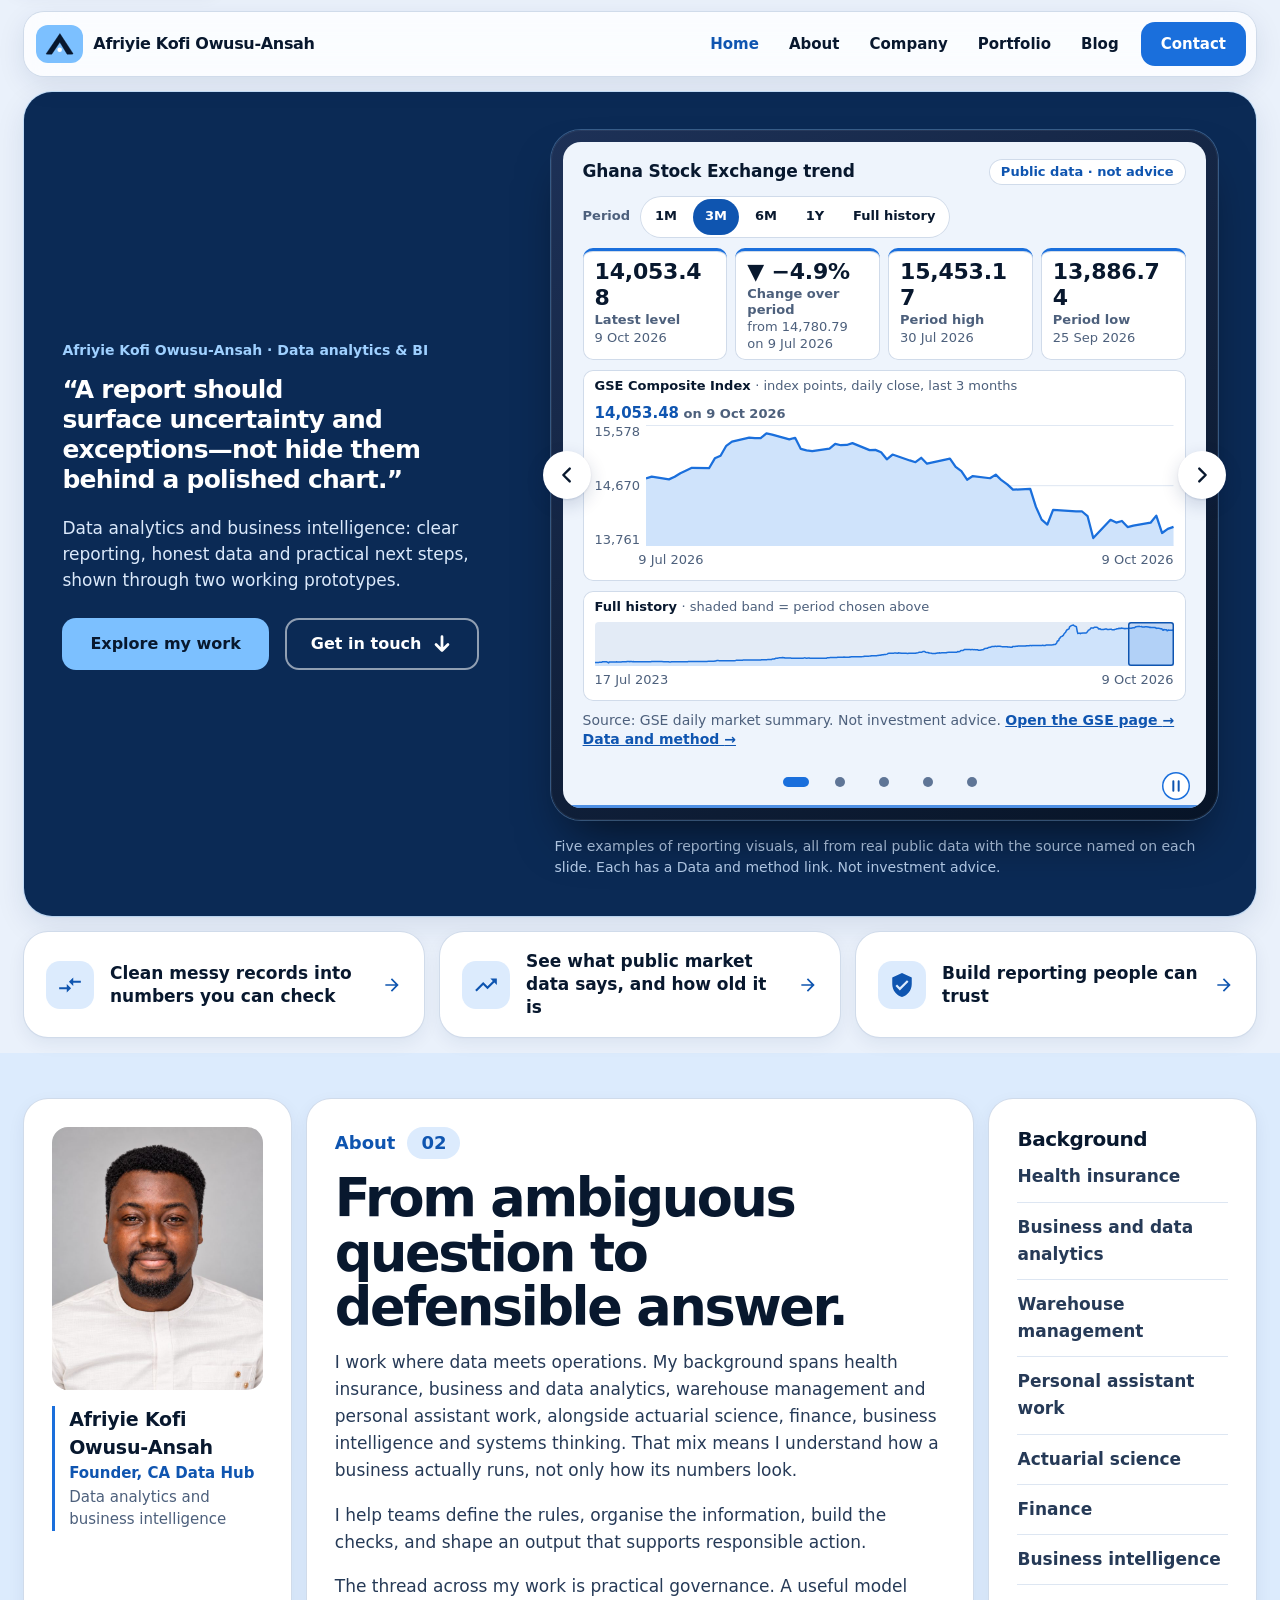
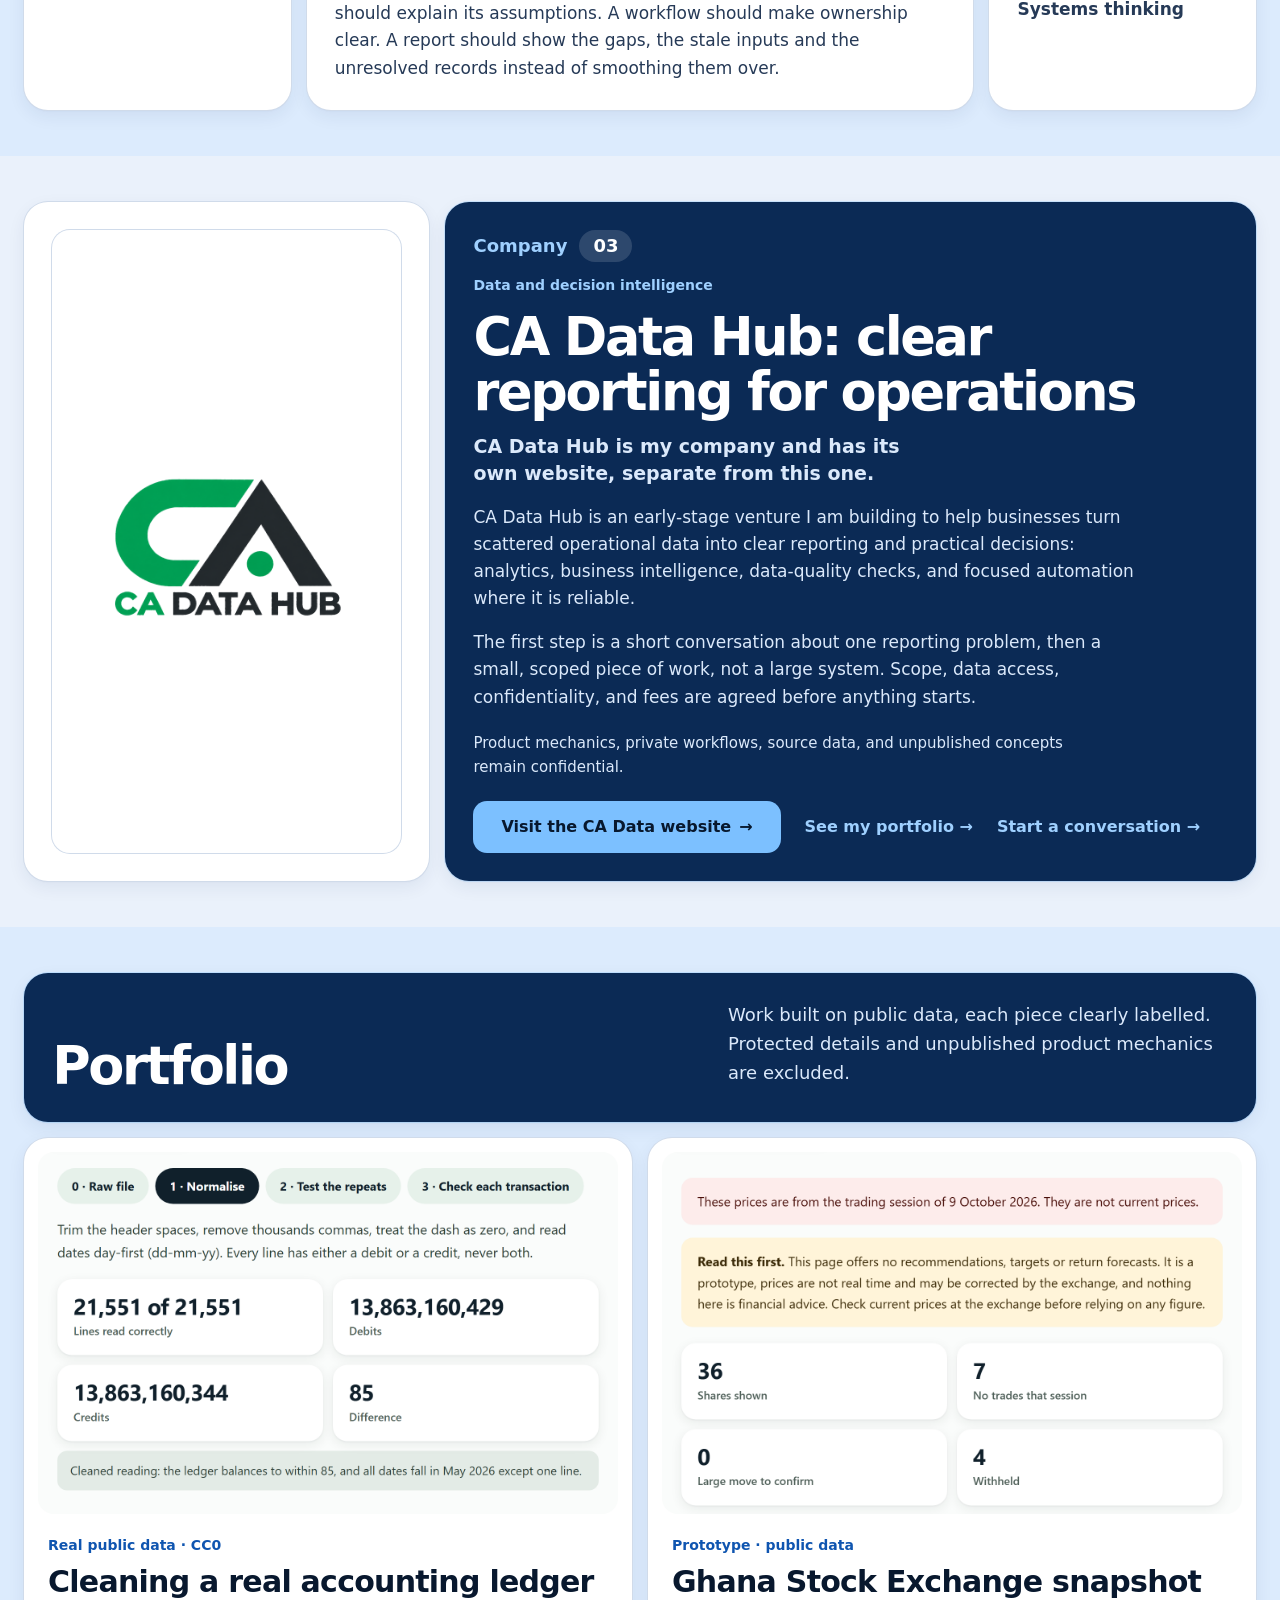
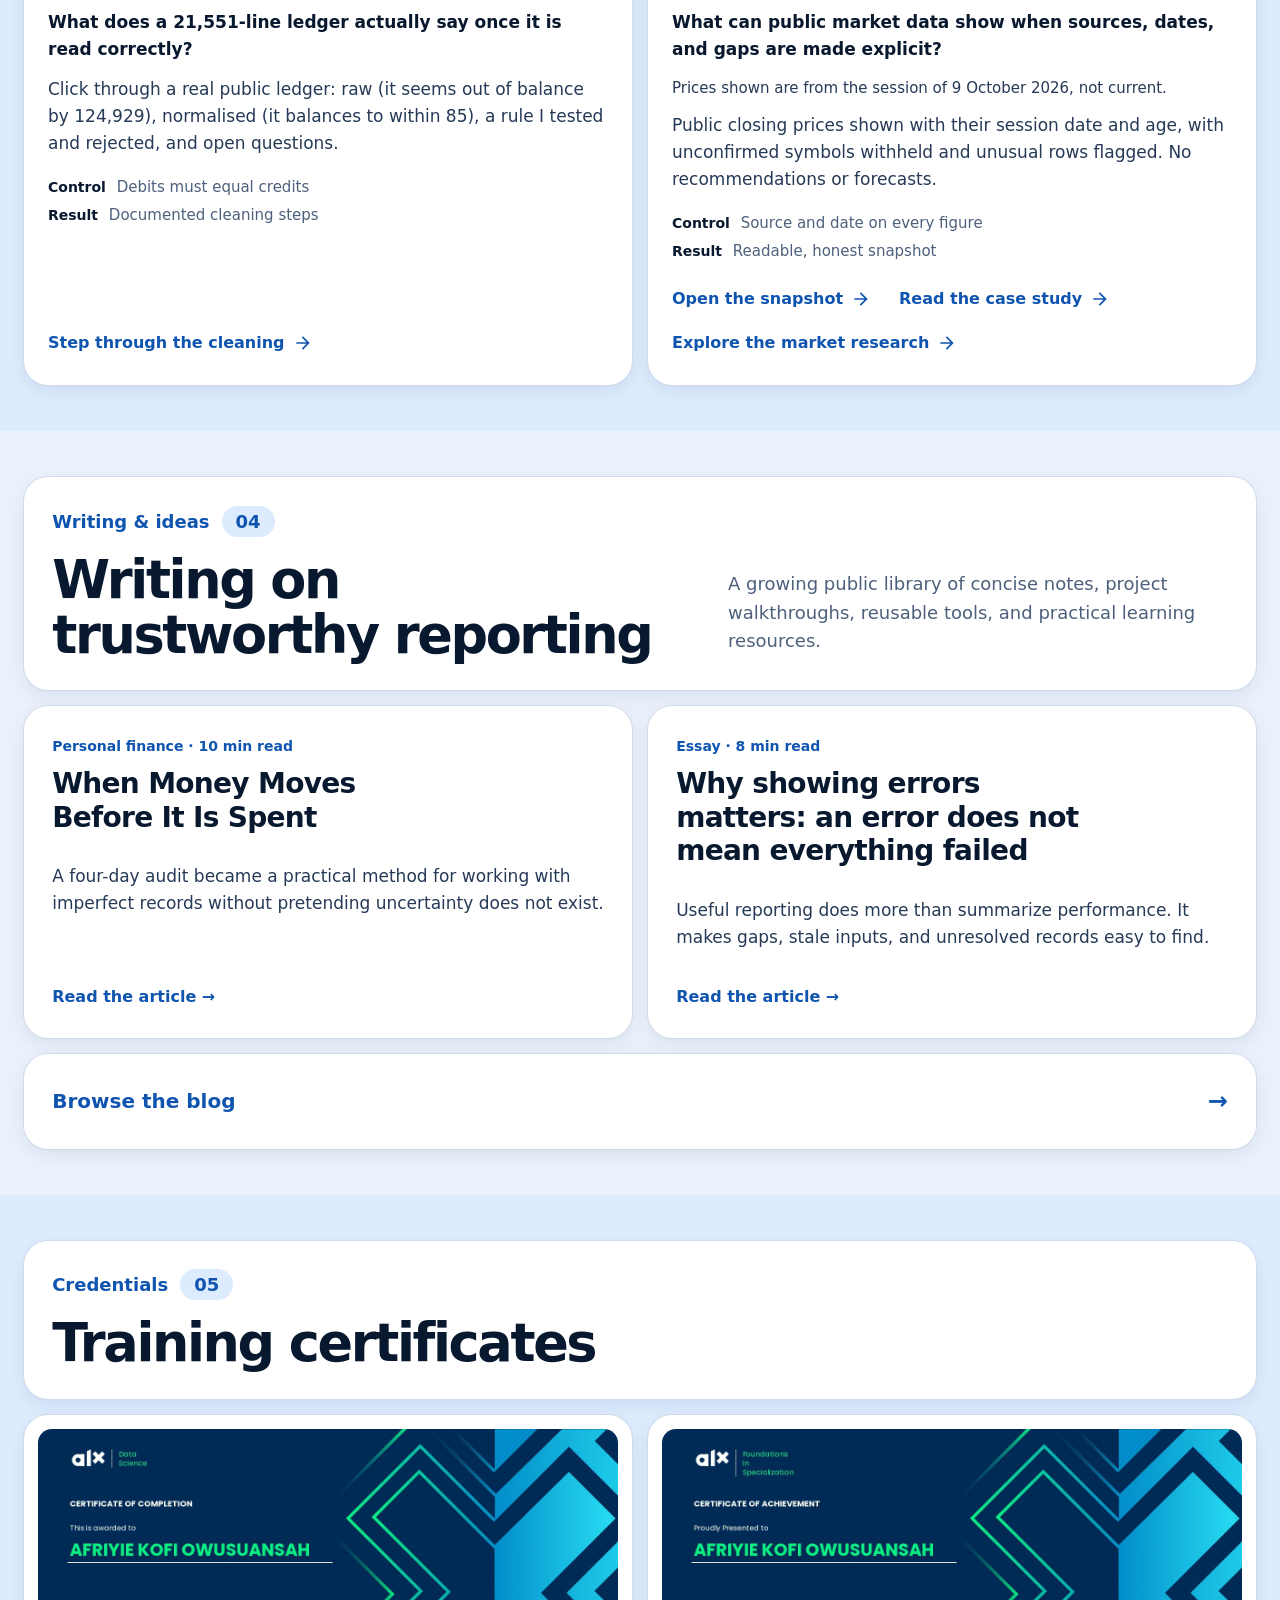
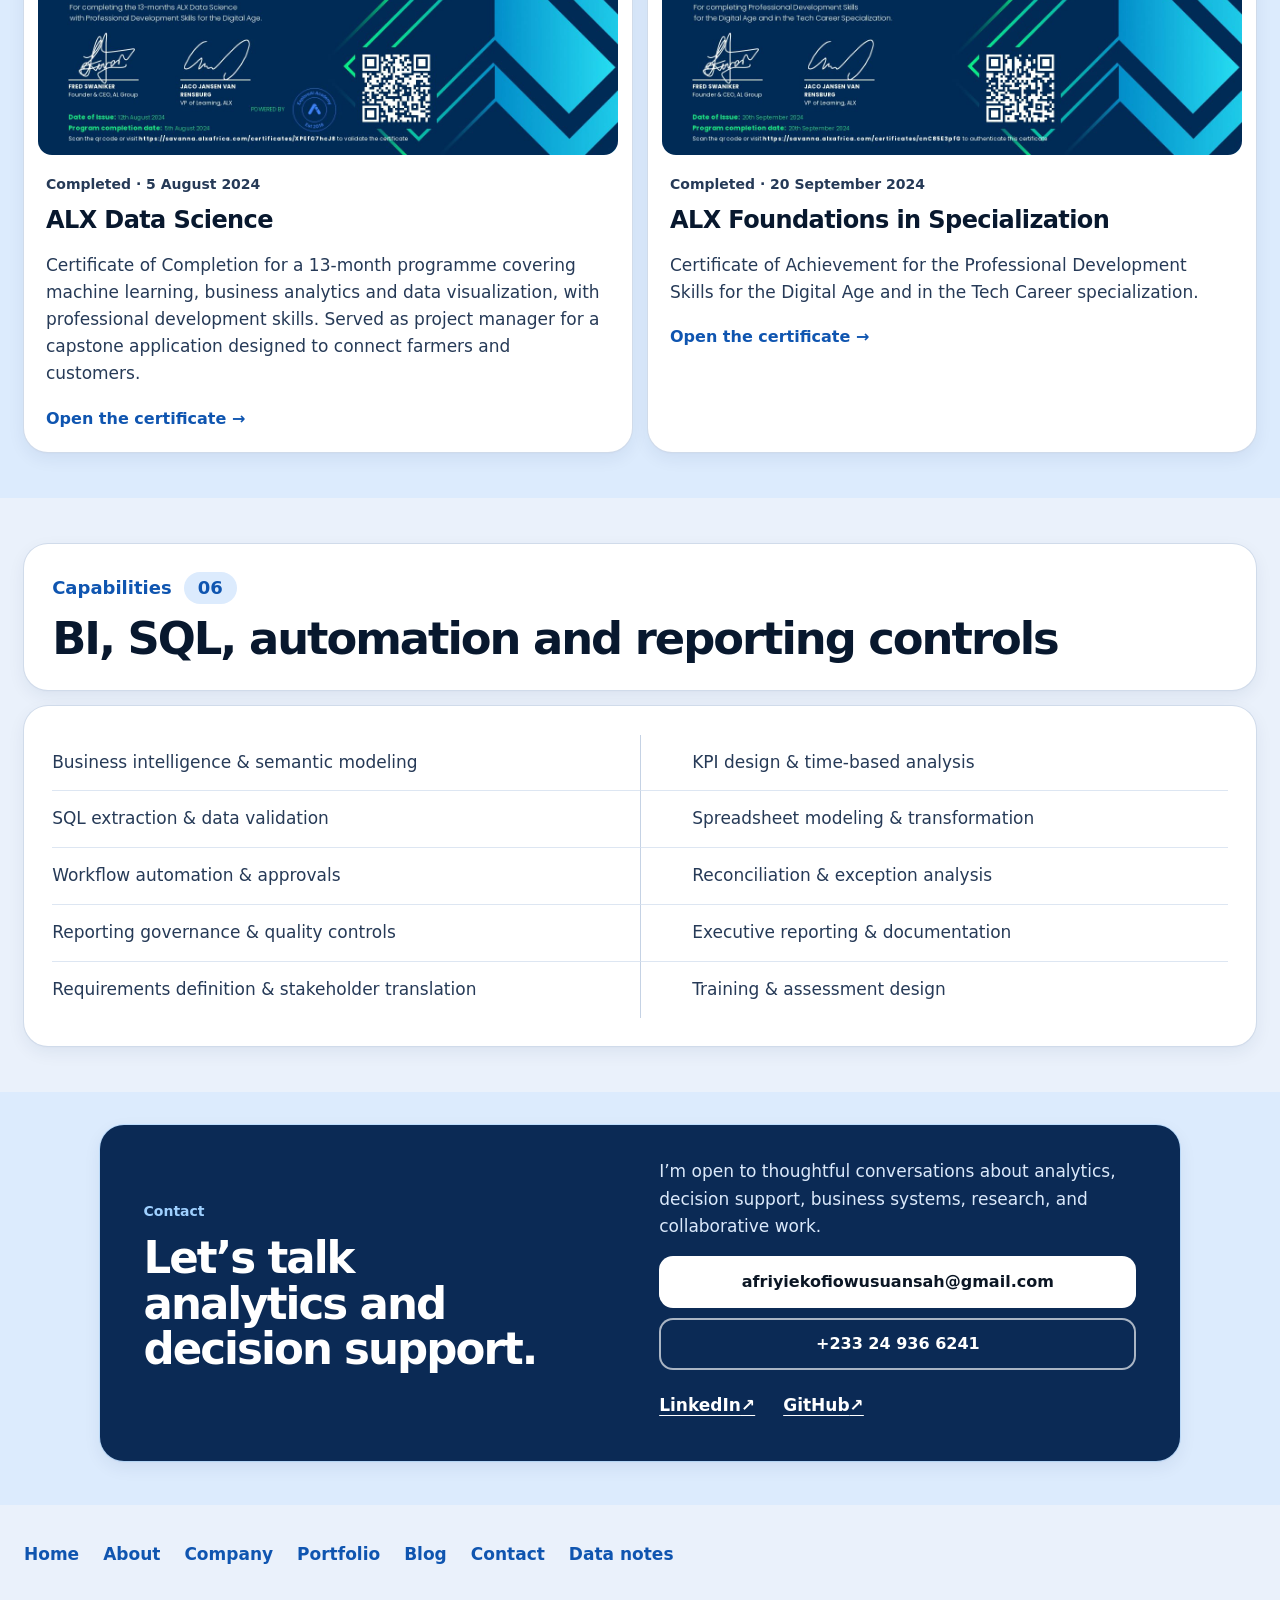
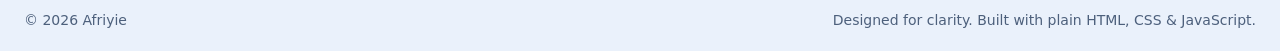
<file: index.html>
<!doctype html>
<html lang="en">
  <head>
    <meta charset="utf-8" />
    <meta name="viewport" content="width=device-width, initial-scale=1" />
    <meta name="description" content="Afriyie works across analytics, business intelligence, automation, and operational controls to make complex work clearer and more dependable." />
    <meta name="theme-color" content="#eaf1fb" media="(prefers-color-scheme: light)" /><meta name="theme-color" content="#07101f" media="(prefers-color-scheme: dark)" />
    <title>Afriyie — Analytics, systems &amp; decision support</title>
    <link rel="icon" href="assets/favicon.svg" type="image/svg+xml" />
    <link rel="stylesheet" href="styles.css" />
    <script src="script.js" defer></script>
    <script src="data/gse-index-series.js" defer></script>
    <script src="hero.js" defer></script>
  </head>
  <body>
    <a class="skip-link" href="#main">Skip to main content</a>

    <header class="site-header" data-header>
      <div class="shell header-inner">
        <a class="wordmark" href="#top" aria-label="Afriyie Kofi Owusu-Ansah, home"><svg class="brand-mark" viewBox="262 26 352 268" width="40" height="30" aria-hidden="true" focusable="false"><path class="mark-a" d="M441 33 606 284H529L440 138.5 341.6 284H270Z" stroke-linejoin="round" stroke-width="5"/><circle class="mark-dot" cx="438" cy="230" r="28"/></svg><span class="brand-name">Afriyie <span class="brand-sur">Kofi Owusu-Ansah</span></span></a>
        <button class="menu-toggle" type="button" aria-expanded="false" aria-controls="site-nav" data-menu-toggle>
          <span class="sr-only">Open navigation</span>
          <span aria-hidden="true"></span><span aria-hidden="true"></span>
        </button>
        <nav class="site-nav" id="site-nav" aria-label="Primary" data-nav>
          <a href="#top" aria-current="page">Home</a>
          <a href="#about">About</a>
          <a href="https://cofyafriyie.github.io/ca-data-hub/" data-company-link>Company</a>
          <a href="#work">Portfolio</a>
          <a href="blog.html">Blog</a>
          <a class="nav-cta" href="#contact">Contact</a>
        </nav>
      </div>
    </header>

    <main id="main">
      <section class="hero" id="top" aria-labelledby="hero-title">
        <div class="shell hero-grid">
          <div class="hero-copy reveal">
            <p class="eyebrow">Afriyie Kofi Owusu-Ansah · Data analytics &amp; BI</p>
            <h1 id="hero-title">“A report should surface uncertainty and <span style="white-space:nowrap">exceptions—not</span> hide them behind a polished chart.”</h1>
            <p class="hero-intro">Data analytics and business intelligence: clear reporting, honest data and practical next steps, shown through two working prototypes.</p>
            <div class="hero-actions">
              <a class="button button-primary" href="#work">Explore my work</a>
              <a class="button button-secondary" href="#contact">Get in touch<svg class="arrow" viewBox="0 0 24 24" aria-hidden="true" focusable="false"><path d="M12 4v15M5.5 12.5 12 19l6.5-6.5"/></svg></a>
            </div>
          </div>
          <figure class="hero-shot reveal">
            <div class="device">
            <!-- hero-charts:start (generated by tools/build_hero_charts.py; do not edit by hand) -->
          <div class="slideshow" role="region" aria-roledescription="carousel" aria-label="Examples of reporting visuals">
            <button type="button" class="ctl ctl-pause" aria-label="Pause automatic slide change"><svg viewBox="0 0 24 24" width="16" height="16" aria-hidden="true" focusable="false"><path d="M8 5v14M16 5v14" fill="none" stroke="currentColor" stroke-width="3" stroke-linecap="round"/></svg></button>
            <button type="button" class="ctl ctl-prev" aria-label="Previous slide"><svg viewBox="0 0 24 24" width="22" height="22" aria-hidden="true" focusable="false"><path d="M15 5l-7 7 7 7" fill="none" stroke="currentColor" stroke-width="2.6" stroke-linecap="round" stroke-linejoin="round"/></svg></button>
            <button type="button" class="ctl ctl-next" aria-label="Next slide"><svg viewBox="0 0 24 24" width="22" height="22" aria-hidden="true" focusable="false"><path d="M9 5l7 7-7 7" fill="none" stroke="currentColor" stroke-width="2.6" stroke-linecap="round" stroke-linejoin="round"/></svg></button>
            <div class="slideshow-card">
              <div class="slides">
          <div class="slide" role="group" aria-roledescription="slide" aria-label="1 of 5: Ghana Stock Exchange trend">
            <div class="slide-head"><p class="slide-title">Ghana Stock Exchange trend</p><span class="slide-tag">Public data · not advice</span></div>
            <div class="report"><div class="slicer" data-group="period" role="group" aria-label="Choose the period shown"><span class="slicer-label">Period</span><span class="seg-row"><button type="button" class="seg" data-group="period" data-key="1" aria-pressed="false" aria-label="Show 1 month">1M</button><button type="button" class="seg" data-group="period" data-key="3" aria-pressed="true" aria-label="Show 3 months">3M</button><button type="button" class="seg" data-group="period" data-key="6" aria-pressed="false" aria-label="Show 6 months">6M</button><button type="button" class="seg" data-group="period" data-key="12" aria-pressed="false" aria-label="Show 1 year">1Y</button><button type="button" class="seg" data-group="period" data-key="all" aria-pressed="false" aria-label="Show the full history">Full history</button></span></div><ul class="kpis" aria-label="GSE Composite Index key figures for the selected period"><li class="kpi" data-k="latest"><span class="kpi-label">Latest level</span><b class="kpi-val">14,053.48</b><span class="kpi-sub">9 Oct 2026</span></li><li class="kpi" data-k="change"><span class="kpi-label">Change over period</span><b class="kpi-val"><span aria-hidden="true">▼</span> −4.9%</b><span class="kpi-sub">from 14,780.79 on 9 Jul 2026</span><span class="sr-only">Down</span></li><li class="kpi" data-k="high"><span class="kpi-label">Period high</span><b class="kpi-val">15,453.17</b><span class="kpi-sub">30 Jul 2026</span></li><li class="kpi" data-k="low"><span class="kpi-label">Period low</span><b class="kpi-val">13,886.74</b><span class="kpi-sub">25 Sep 2026</span></li></ul><div class="tiles tiles-col"><section class="tile tile-main"><div class="tile-headrow"><p class="tile-title">GSE Composite Index <span class="tile-unit">index points, daily close, <span class="js-period-name">last 3 months</span></span></p><span class="chart-read"><span class="js-val">14,053.48</span><span class="chart-asof"> on <span class="js-date">9 Oct 2026</span></span></span></div>
            <div class="chart-panel" data-gse-main data-lo="13761.43" data-hi="15578.48">
              <div class="chart-body">
                <div class="yaxis" aria-hidden="true"><span class="js-yhi">15,578</span><span class="js-ymid">14,670</span><span class="js-ylo">13,761</span></div>
                <div class="chart-wrap" tabindex="0" role="group" aria-label="GSE Composite Index, daily levels from 9 Jul 2026 (14,781) to 9 Oct 2026 (14,053). Move the pointer or use the left and right arrow keys to read the level on a date.">
                  <svg class="chart-svg" viewBox="0 0 600 150" preserveAspectRatio="none" aria-hidden="true" focusable="false"><line class="chart-grid" x1="0" x2="600" y1="0.5" y2="0.5" vector-effect="non-scaling-stroke" /><line class="chart-grid" x1="0" x2="600" y1="75.0" y2="75.0" vector-effect="non-scaling-stroke" /><line class="chart-grid" x1="0" x2="600" y1="149.5" y2="149.5" vector-effect="non-scaling-stroke" /><polygon class="chart-area" points="0,150 0.0,65.9 6.5,63.8 26.1,67.2 32.6,64.0 39.1,59.6 45.7,56.3 52.2,52.9 71.7,53.4 78.3,41.2 84.8,38.0 91.3,25.7 97.8,20.5 117.4,15.7 123.9,16.3 130.4,16.3 137.0,10.3 143.5,11.9 163.0,17.8 169.6,15.8 176.1,29.6 182.6,31.4 189.1,32.3 208.7,29.1 215.2,23.3 221.7,25.0 228.3,24.7 234.8,22.4 254.3,31.0 260.9,30.7 267.4,33.7 273.9,42.4 280.4,36.5 300.0,43.8 306.5,46.0 313.0,40.5 319.6,47.8 326.1,46.1 345.7,41.5 352.2,51.8 358.7,57.1 365.2,67.6 371.7,63.1 391.3,65.8 397.8,61.3 404.3,68.2 410.9,73.4 417.4,79.9 437.0,79.0 443.5,101.2 450.0,116.9 456.5,123.0 463.0,104.8 489.1,106.7 495.7,106.6 502.2,112.5 508.7,139.7 528.3,117.2 534.8,120.6 541.3,118.6 547.8,126.1 554.3,124.4 573.9,120.7 580.4,112.0 587.0,133.5 593.5,128.3 600.0,125.9 600,150" /><polyline class="chart-line" points="0.0,65.9 6.5,63.8 26.1,67.2 32.6,64.0 39.1,59.6 45.7,56.3 52.2,52.9 71.7,53.4 78.3,41.2 84.8,38.0 91.3,25.7 97.8,20.5 117.4,15.7 123.9,16.3 130.4,16.3 137.0,10.3 143.5,11.9 163.0,17.8 169.6,15.8 176.1,29.6 182.6,31.4 189.1,32.3 208.7,29.1 215.2,23.3 221.7,25.0 228.3,24.7 234.8,22.4 254.3,31.0 260.9,30.7 267.4,33.7 273.9,42.4 280.4,36.5 300.0,43.8 306.5,46.0 313.0,40.5 319.6,47.8 326.1,46.1 345.7,41.5 352.2,51.8 358.7,57.1 365.2,67.6 371.7,63.1 391.3,65.8 397.8,61.3 404.3,68.2 410.9,73.4 417.4,79.9 437.0,79.0 443.5,101.2 450.0,116.9 456.5,123.0 463.0,104.8 489.1,106.7 495.7,106.6 502.2,112.5 508.7,139.7 528.3,117.2 534.8,120.6 541.3,118.6 547.8,126.1 554.3,124.4 573.9,120.7 580.4,112.0 587.0,133.5 593.5,128.3 600.0,125.9" vector-effect="non-scaling-stroke" /></svg>
                  <span class="chart-cursor" aria-hidden="true"></span><span class="chart-dot" aria-hidden="true"></span>
                </div>
              </div>
              <div class="chart-axis"><span class="js-x0">9 Jul 2026</span><span class="js-xn">9 Oct 2026</span></div>
            </div></section><section class="tile tile-over"><p class="tile-title">Full history <span class="tile-unit">shaded band = period chosen above</span></p><div class="over-wrap" aria-hidden="true"><svg class="chart-svg" viewBox="0 0 600 40" preserveAspectRatio="none" focusable="false"><polygon class="chart-area" points="0,40 0.0,36.8 0.5,36.8 1.0,36.8 1.5,36.8 2.0,36.8 3.6,36.8 4.1,36.7 4.6,36.7 5.1,36.7 5.6,36.6 7.1,36.5 7.6,36.2 8.1,36.2 8.6,36.2 10.7,36.2 11.2,36.2 11.7,36.2 12.2,36.2 12.7,36.4 14.2,37.2 14.7,36.3 15.3,36.3 15.8,36.3 16.3,36.3 17.8,36.3 18.3,36.3 18.8,36.3 19.3,36.4 19.8,36.3 21.4,36.3 21.9,36.3 22.4,36.2 22.9,36.3 23.4,36.3 24.9,36.3 25.4,36.3 25.9,36.3 26.4,36.3 26.9,36.3 28.5,36.2 29.0,36.2 29.5,36.2 30.0,36.1 30.5,36.1 32.0,36.1 32.5,36.1 33.1,36.0 34.1,36.0 35.6,36.0 36.1,36.1 36.6,36.0 37.1,36.0 37.6,36.0 39.2,36.1 39.7,36.0 40.2,36.1 40.7,36.1 41.2,36.1 42.7,36.1 43.2,36.1 43.7,36.1 44.2,36.1 44.7,36.1 46.3,36.1 46.8,36.1 47.3,36.2 47.8,36.2 48.3,36.2 49.8,36.2 50.3,36.1 50.8,36.1 51.4,36.1 51.9,36.2 53.4,36.2 53.9,36.2 54.4,36.1 54.9,36.1 55.4,36.1 56.9,36.1 57.5,36.1 58.0,36.1 58.5,36.0 59.0,36.0 60.5,36.0 61.0,36.0 61.5,36.0 62.0,36.0 62.5,36.0 64.1,36.0 64.6,36.0 65.1,36.0 65.6,36.0 66.1,36.0 67.6,36.0 68.1,36.0 68.6,36.0 69.2,36.0 71.2,36.1 71.7,36.1 72.2,36.1 72.7,36.1 73.2,36.1 74.7,36.1 75.3,36.1 75.8,36.1 76.3,36.2 76.8,36.3 78.3,36.3 78.8,36.3 79.3,36.1 79.8,36.1 80.3,36.1 82.9,36.1 83.4,36.1 83.9,36.1 85.9,36.1 86.4,36.1 86.9,36.1 87.5,36.1 89.5,36.1 90.0,36.1 90.5,36.1 91.0,36.2 92.5,36.2 93.1,36.2 93.6,36.1 94.1,36.1 94.6,36.1 96.1,36.1 96.6,36.0 97.1,36.0 97.6,36.0 98.1,36.0 99.7,36.0 100.2,36.0 100.7,36.0 101.2,36.0 101.7,36.0 103.2,36.0 103.7,36.0 104.2,36.0 104.7,36.0 105.3,36.0 106.8,36.0 107.3,36.0 107.8,36.0 108.3,36.0 108.8,36.0 110.3,36.0 110.8,36.0 111.4,36.0 111.9,36.0 112.4,36.0 113.9,36.0 114.4,36.0 114.9,35.9 115.4,35.9 115.9,35.8 117.5,35.7 118.0,35.7 119.0,35.7 119.5,35.6 121.0,35.6 121.5,35.6 122.0,35.6 122.5,35.6 123.1,35.6 124.6,35.4 125.1,35.4 125.6,35.3 126.1,35.1 126.6,35.1 128.1,35.1 128.6,35.2 129.2,35.3 129.7,35.3 132.2,35.3 132.7,35.3 133.2,35.3 133.7,35.3 135.3,35.3 135.8,35.3 136.3,35.3 137.3,35.3 138.8,35.2 139.3,35.2 139.8,35.2 140.3,35.2 140.8,35.2 142.4,35.2 142.9,35.2 143.4,35.2 143.9,35.2 144.4,35.2 145.9,35.0 146.4,34.7 147.5,34.7 148.0,34.8 149.5,34.8 150.0,34.8 150.5,34.8 151.0,34.8 151.5,34.8 153.1,34.7 153.6,34.5 154.1,34.5 154.6,34.6 155.1,34.5 156.6,34.5 157.1,34.5 157.6,34.5 158.1,34.5 158.6,34.5 160.2,34.5 160.7,34.5 161.2,34.5 161.7,34.5 162.2,34.5 163.7,34.5 164.2,34.5 164.7,34.5 165.3,34.5 165.8,34.5 167.3,34.5 167.8,34.5 168.3,34.5 168.8,34.5 169.3,34.5 171.4,34.5 171.9,34.5 172.4,34.4 172.9,34.4 174.4,34.4 174.9,34.4 175.4,34.3 175.9,34.3 176.4,34.3 178.0,34.3 178.5,34.2 179.0,34.2 179.5,34.1 180.0,34.0 181.5,34.0 182.0,34.0 182.5,34.0 183.1,34.0 183.6,33.6 185.1,33.6 185.6,33.6 186.1,33.4 186.6,33.4 187.1,33.0 188.6,32.9 189.2,32.9 189.7,32.8 190.2,32.7 190.7,32.6 192.2,32.6 192.7,32.6 193.2,32.6 193.7,32.3 194.2,32.3 196.3,32.5 196.8,32.7 197.3,32.7 197.8,32.7 199.3,32.7 199.8,32.7 200.3,32.7 200.8,32.7 201.4,32.7 202.9,32.8 203.4,32.9 203.9,32.9 204.4,32.9 204.9,32.9 206.4,32.9 206.9,32.9 207.5,32.9 208.0,32.9 208.5,32.9 210.0,33.0 210.5,33.0 211.0,33.0 211.5,33.0 212.0,33.0 213.6,33.0 214.1,33.0 214.6,32.9 215.1,32.9 215.6,32.9 217.1,32.6 217.6,32.6 218.1,32.7 218.6,32.9 219.2,32.9 221.2,32.8 221.7,32.8 222.2,32.8 222.7,32.9 224.2,32.9 224.7,32.9 225.3,32.9 225.8,32.9 226.3,32.9 227.8,32.9 228.3,32.9 228.8,32.9 229.3,33.0 229.8,33.0 231.4,33.0 231.9,33.0 232.4,33.0 232.9,33.0 233.4,33.0 234.9,32.9 235.4,32.9 235.9,32.9 236.4,32.9 236.9,32.9 238.5,32.9 239.0,33.0 239.5,33.0 240.0,32.9 240.5,32.5 242.0,32.5 242.5,32.4 243.1,32.4 243.6,32.3 244.1,32.2 245.6,32.3 246.1,32.3 246.6,32.3 247.1,32.2 249.2,32.2 249.7,32.2 250.2,32.2 250.7,32.2 251.2,32.1 252.7,32.1 253.2,32.1 253.7,32.1 254.2,32.1 254.7,32.1 256.3,32.1 256.8,32.0 257.3,32.0 257.8,31.9 259.8,32.0 260.3,32.0 260.8,32.0 261.4,32.0 261.9,32.0 263.4,32.0 263.9,31.8 264.4,31.8 264.9,31.8 265.4,31.6 266.9,31.5 267.5,31.5 269.0,31.5 270.5,31.5 271.0,31.5 272.0,31.5 272.5,31.5 274.1,31.5 275.1,31.5 275.6,31.5 276.1,31.5 277.6,31.4 278.1,31.3 278.6,31.3 279.2,31.1 279.7,31.1 281.2,31.1 281.7,31.1 282.2,31.1 282.7,31.1 283.2,31.1 284.7,31.0 285.3,30.9 285.8,30.9 286.3,30.7 286.8,30.7 288.3,30.7 288.8,30.7 289.3,30.7 289.8,30.7 290.3,30.6 291.9,30.6 292.4,30.5 292.9,30.5 293.4,30.5 293.9,30.3 295.4,30.3 295.9,30.2 296.4,29.9 296.9,30.0 297.5,29.8 299.0,29.7 299.5,29.6 300.0,29.6 300.5,29.6 301.0,29.5 302.5,29.2 303.1,28.9 303.6,28.6 304.6,28.5 306.1,28.5 306.6,28.5 307.1,28.5 307.6,28.5 308.1,28.4 309.7,28.3 310.2,28.2 310.7,28.2 311.2,28.2 311.7,28.2 313.2,28.3 313.7,28.5 314.2,28.1 314.7,28.0 315.3,28.1 317.8,28.5 318.3,28.5 318.8,28.4 320.3,28.4 320.8,28.4 321.4,28.4 321.9,28.4 322.4,28.4 323.9,28.6 324.4,28.6 324.9,28.5 325.4,28.5 328.0,28.5 328.5,28.5 329.0,28.5 329.5,28.5 331.0,28.5 331.5,28.5 332.0,28.4 333.1,28.1 334.6,27.9 335.1,27.8 335.6,27.6 336.1,27.6 336.6,27.6 338.1,27.5 338.6,27.5 339.2,27.1 339.7,26.9 340.2,26.8 341.7,26.8 342.2,27.3 342.7,27.5 343.2,27.6 343.7,27.7 345.3,27.7 345.8,28.1 346.3,28.2 346.8,28.2 347.3,28.3 348.8,28.5 349.3,28.6 349.8,28.7 350.3,28.6 352.4,28.6 352.9,28.6 353.4,28.4 353.9,28.5 354.4,28.2 355.9,28.1 356.4,28.2 356.9,28.0 357.5,28.1 358.0,28.1 359.5,28.0 360.0,28.0 360.5,28.0 361.0,28.0 361.5,28.0 363.1,28.0 363.6,28.0 364.1,28.0 364.6,27.7 366.6,27.6 367.1,27.6 367.6,27.6 368.1,27.6 368.6,27.5 370.2,27.5 370.7,27.5 371.2,27.5 371.7,27.5 372.2,27.6 373.7,27.5 374.2,27.5 374.7,27.5 375.3,27.2 375.8,26.9 377.3,27.0 377.8,26.9 378.3,26.6 378.8,26.1 379.3,26.0 380.8,26.0 381.4,25.9 381.9,25.6 382.4,25.2 382.9,25.0 384.4,25.0 384.9,25.0 385.4,24.9 385.9,25.0 386.4,25.0 388.0,24.9 388.5,24.9 389.0,25.2 389.5,25.2 390.0,25.1 391.5,25.1 392.0,25.2 392.5,25.1 393.1,25.1 393.6,25.2 395.1,25.2 395.6,25.2 396.1,25.2 396.6,25.2 397.1,25.6 398.6,25.6 399.2,25.6 399.7,25.5 400.2,25.5 400.7,25.3 402.2,25.2 402.7,24.8 403.2,24.5 403.7,24.3 404.2,24.0 406.3,23.9 406.8,23.9 407.3,23.3 407.8,23.1 409.3,23.0 409.8,23.0 410.3,22.6 410.8,22.5 411.4,22.3 412.9,22.3 413.4,22.3 413.9,22.2 414.4,22.1 414.9,22.1 416.4,22.2 416.9,22.1 417.5,22.1 418.0,22.1 418.5,22.1 420.0,22.1 420.5,22.2 421.0,22.3 421.5,22.4 422.0,22.5 423.6,22.4 424.1,22.5 424.6,22.5 425.1,22.5 425.6,22.4 427.1,22.5 427.6,22.7 428.1,22.7 428.6,22.8 429.2,22.8 430.7,23.0 431.2,23.0 431.7,23.0 432.2,22.9 432.7,22.3 434.2,22.3 434.7,22.3 435.3,22.3 435.8,22.1 436.3,22.1 437.8,22.0 438.3,21.9 438.8,21.8 439.3,21.9 439.8,21.8 441.4,21.8 441.9,21.8 442.4,21.9 442.9,21.8 444.9,21.8 445.4,21.8 445.9,21.8 446.4,21.8 446.9,21.6 448.5,21.6 449.0,21.6 449.5,21.5 450.0,21.5 450.5,21.4 452.0,21.4 452.5,21.5 453.1,21.4 455.6,21.4 456.1,21.4 456.6,21.4 457.6,21.4 459.2,21.4 459.7,21.4 460.2,21.3 460.7,21.3 462.7,21.3 463.2,21.3 463.7,21.2 464.2,21.2 464.7,21.3 466.3,21.3 466.8,21.3 467.3,21.0 467.8,20.9 468.3,20.9 469.8,20.9 470.3,20.8 470.8,20.8 471.4,20.8 471.9,20.8 473.4,20.8 473.9,20.8 474.4,20.7 474.9,20.7 475.4,20.4 476.9,20.4 477.5,19.9 478.0,19.6 478.5,19.0 479.0,17.5 480.5,16.8 481.0,15.2 481.5,14.7 482.0,14.6 482.5,13.5 484.1,13.0 484.6,12.5 485.1,12.3 485.6,11.6 486.1,10.7 487.6,9.4 488.1,8.4 488.6,7.7 489.2,7.0 491.2,6.2 491.7,4.6 492.2,4.1 492.7,3.8 493.2,3.5 494.7,2.9 495.3,2.9 495.8,2.8 496.3,3.3 498.8,4.3 499.3,6.6 499.8,8.9 500.3,10.4 501.9,10.1 502.4,10.2 502.9,10.6 503.4,10.3 505.9,10.1 506.4,10.0 506.9,10.1 507.5,10.0 509.0,10.0 509.5,9.7 510.0,9.0 510.5,8.6 511.0,7.7 512.5,6.9 513.1,6.5 513.6,5.8 514.1,5.3 514.6,5.5 516.1,5.5 516.6,5.5 517.1,4.9 517.6,4.8 519.7,4.8 520.7,5.0 521.2,5.4 521.7,6.3 523.2,6.1 523.7,6.4 524.2,6.8 524.7,6.9 525.3,6.9 526.8,6.9 527.3,6.8 527.8,6.5 528.3,6.5 528.8,6.4 530.3,6.3 530.8,6.8 531.9,6.8 532.4,6.8 533.9,6.7 534.4,6.6 534.9,6.5 535.4,6.8 535.9,7.0 537.5,7.1 538.0,7.0 538.5,6.8 539.0,6.7 539.5,6.6 541.0,6.2 541.5,6.1 542.0,6.2 542.5,5.9 543.1,5.7 544.6,5.8 545.1,5.5 545.6,5.5 546.1,5.8 546.6,5.7 548.1,5.9 548.6,5.9 549.2,6.2 549.7,5.9 551.7,5.9 552.2,5.9 552.7,5.8 553.2,5.7 553.7,5.6 555.3,5.7 555.8,5.6 556.3,5.5 556.8,5.4 557.3,5.3 558.8,5.3 559.3,4.9 559.8,4.8 560.3,4.4 560.8,4.3 562.4,4.1 562.9,4.1 563.4,4.1 563.9,3.9 564.4,4.0 565.9,4.2 566.4,4.1 566.9,4.6 567.5,4.6 568.0,4.6 569.5,4.5 570.0,4.4 570.5,4.4 571.0,4.4 571.5,4.3 573.1,4.6 573.6,4.6 574.1,4.7 574.6,5.0 575.1,4.8 576.6,5.0 577.1,5.1 577.6,4.9 578.1,5.1 578.6,5.1 580.2,4.9 580.7,5.3 581.2,5.4 581.7,5.8 582.2,5.6 583.7,5.7 584.2,5.6 584.7,5.8 585.3,5.9 585.8,6.1 587.3,6.1 587.8,6.8 588.3,7.3 588.8,7.5 589.3,6.9 591.4,7.0 591.9,7.0 592.4,7.2 592.9,8.0 594.4,7.3 594.9,7.4 595.4,7.4 595.9,7.6 596.4,7.6 598.0,7.4 598.5,7.2 599.0,7.8 599.5,7.7 600.0,7.6 600,40" /><polyline class="chart-line thin" points="0.0,36.8 0.5,36.8 1.0,36.8 1.5,36.8 2.0,36.8 3.6,36.8 4.1,36.7 4.6,36.7 5.1,36.7 5.6,36.6 7.1,36.5 7.6,36.2 8.1,36.2 8.6,36.2 10.7,36.2 11.2,36.2 11.7,36.2 12.2,36.2 12.7,36.4 14.2,37.2 14.7,36.3 15.3,36.3 15.8,36.3 16.3,36.3 17.8,36.3 18.3,36.3 18.8,36.3 19.3,36.4 19.8,36.3 21.4,36.3 21.9,36.3 22.4,36.2 22.9,36.3 23.4,36.3 24.9,36.3 25.4,36.3 25.9,36.3 26.4,36.3 26.9,36.3 28.5,36.2 29.0,36.2 29.5,36.2 30.0,36.1 30.5,36.1 32.0,36.1 32.5,36.1 33.1,36.0 34.1,36.0 35.6,36.0 36.1,36.1 36.6,36.0 37.1,36.0 37.6,36.0 39.2,36.1 39.7,36.0 40.2,36.1 40.7,36.1 41.2,36.1 42.7,36.1 43.2,36.1 43.7,36.1 44.2,36.1 44.7,36.1 46.3,36.1 46.8,36.1 47.3,36.2 47.8,36.2 48.3,36.2 49.8,36.2 50.3,36.1 50.8,36.1 51.4,36.1 51.9,36.2 53.4,36.2 53.9,36.2 54.4,36.1 54.9,36.1 55.4,36.1 56.9,36.1 57.5,36.1 58.0,36.1 58.5,36.0 59.0,36.0 60.5,36.0 61.0,36.0 61.5,36.0 62.0,36.0 62.5,36.0 64.1,36.0 64.6,36.0 65.1,36.0 65.6,36.0 66.1,36.0 67.6,36.0 68.1,36.0 68.6,36.0 69.2,36.0 71.2,36.1 71.7,36.1 72.2,36.1 72.7,36.1 73.2,36.1 74.7,36.1 75.3,36.1 75.8,36.1 76.3,36.2 76.8,36.3 78.3,36.3 78.8,36.3 79.3,36.1 79.8,36.1 80.3,36.1 82.9,36.1 83.4,36.1 83.9,36.1 85.9,36.1 86.4,36.1 86.9,36.1 87.5,36.1 89.5,36.1 90.0,36.1 90.5,36.1 91.0,36.2 92.5,36.2 93.1,36.2 93.6,36.1 94.1,36.1 94.6,36.1 96.1,36.1 96.6,36.0 97.1,36.0 97.6,36.0 98.1,36.0 99.7,36.0 100.2,36.0 100.7,36.0 101.2,36.0 101.7,36.0 103.2,36.0 103.7,36.0 104.2,36.0 104.7,36.0 105.3,36.0 106.8,36.0 107.3,36.0 107.8,36.0 108.3,36.0 108.8,36.0 110.3,36.0 110.8,36.0 111.4,36.0 111.9,36.0 112.4,36.0 113.9,36.0 114.4,36.0 114.9,35.9 115.4,35.9 115.9,35.8 117.5,35.7 118.0,35.7 119.0,35.7 119.5,35.6 121.0,35.6 121.5,35.6 122.0,35.6 122.5,35.6 123.1,35.6 124.6,35.4 125.1,35.4 125.6,35.3 126.1,35.1 126.6,35.1 128.1,35.1 128.6,35.2 129.2,35.3 129.7,35.3 132.2,35.3 132.7,35.3 133.2,35.3 133.7,35.3 135.3,35.3 135.8,35.3 136.3,35.3 137.3,35.3 138.8,35.2 139.3,35.2 139.8,35.2 140.3,35.2 140.8,35.2 142.4,35.2 142.9,35.2 143.4,35.2 143.9,35.2 144.4,35.2 145.9,35.0 146.4,34.7 147.5,34.7 148.0,34.8 149.5,34.8 150.0,34.8 150.5,34.8 151.0,34.8 151.5,34.8 153.1,34.7 153.6,34.5 154.1,34.5 154.6,34.6 155.1,34.5 156.6,34.5 157.1,34.5 157.6,34.5 158.1,34.5 158.6,34.5 160.2,34.5 160.7,34.5 161.2,34.5 161.7,34.5 162.2,34.5 163.7,34.5 164.2,34.5 164.7,34.5 165.3,34.5 165.8,34.5 167.3,34.5 167.8,34.5 168.3,34.5 168.8,34.5 169.3,34.5 171.4,34.5 171.9,34.5 172.4,34.4 172.9,34.4 174.4,34.4 174.9,34.4 175.4,34.3 175.9,34.3 176.4,34.3 178.0,34.3 178.5,34.2 179.0,34.2 179.5,34.1 180.0,34.0 181.5,34.0 182.0,34.0 182.5,34.0 183.1,34.0 183.6,33.6 185.1,33.6 185.6,33.6 186.1,33.4 186.6,33.4 187.1,33.0 188.6,32.9 189.2,32.9 189.7,32.8 190.2,32.7 190.7,32.6 192.2,32.6 192.7,32.6 193.2,32.6 193.7,32.3 194.2,32.3 196.3,32.5 196.8,32.7 197.3,32.7 197.8,32.7 199.3,32.7 199.8,32.7 200.3,32.7 200.8,32.7 201.4,32.7 202.9,32.8 203.4,32.9 203.9,32.9 204.4,32.9 204.9,32.9 206.4,32.9 206.9,32.9 207.5,32.9 208.0,32.9 208.5,32.9 210.0,33.0 210.5,33.0 211.0,33.0 211.5,33.0 212.0,33.0 213.6,33.0 214.1,33.0 214.6,32.9 215.1,32.9 215.6,32.9 217.1,32.6 217.6,32.6 218.1,32.7 218.6,32.9 219.2,32.9 221.2,32.8 221.7,32.8 222.2,32.8 222.7,32.9 224.2,32.9 224.7,32.9 225.3,32.9 225.8,32.9 226.3,32.9 227.8,32.9 228.3,32.9 228.8,32.9 229.3,33.0 229.8,33.0 231.4,33.0 231.9,33.0 232.4,33.0 232.9,33.0 233.4,33.0 234.9,32.9 235.4,32.9 235.9,32.9 236.4,32.9 236.9,32.9 238.5,32.9 239.0,33.0 239.5,33.0 240.0,32.9 240.5,32.5 242.0,32.5 242.5,32.4 243.1,32.4 243.6,32.3 244.1,32.2 245.6,32.3 246.1,32.3 246.6,32.3 247.1,32.2 249.2,32.2 249.7,32.2 250.2,32.2 250.7,32.2 251.2,32.1 252.7,32.1 253.2,32.1 253.7,32.1 254.2,32.1 254.7,32.1 256.3,32.1 256.8,32.0 257.3,32.0 257.8,31.9 259.8,32.0 260.3,32.0 260.8,32.0 261.4,32.0 261.9,32.0 263.4,32.0 263.9,31.8 264.4,31.8 264.9,31.8 265.4,31.6 266.9,31.5 267.5,31.5 269.0,31.5 270.5,31.5 271.0,31.5 272.0,31.5 272.5,31.5 274.1,31.5 275.1,31.5 275.6,31.5 276.1,31.5 277.6,31.4 278.1,31.3 278.6,31.3 279.2,31.1 279.7,31.1 281.2,31.1 281.7,31.1 282.2,31.1 282.7,31.1 283.2,31.1 284.7,31.0 285.3,30.9 285.8,30.9 286.3,30.7 286.8,30.7 288.3,30.7 288.8,30.7 289.3,30.7 289.8,30.7 290.3,30.6 291.9,30.6 292.4,30.5 292.9,30.5 293.4,30.5 293.9,30.3 295.4,30.3 295.9,30.2 296.4,29.9 296.9,30.0 297.5,29.8 299.0,29.7 299.5,29.6 300.0,29.6 300.5,29.6 301.0,29.5 302.5,29.2 303.1,28.9 303.6,28.6 304.6,28.5 306.1,28.5 306.6,28.5 307.1,28.5 307.6,28.5 308.1,28.4 309.7,28.3 310.2,28.2 310.7,28.2 311.2,28.2 311.7,28.2 313.2,28.3 313.7,28.5 314.2,28.1 314.7,28.0 315.3,28.1 317.8,28.5 318.3,28.5 318.8,28.4 320.3,28.4 320.8,28.4 321.4,28.4 321.9,28.4 322.4,28.4 323.9,28.6 324.4,28.6 324.9,28.5 325.4,28.5 328.0,28.5 328.5,28.5 329.0,28.5 329.5,28.5 331.0,28.5 331.5,28.5 332.0,28.4 333.1,28.1 334.6,27.9 335.1,27.8 335.6,27.6 336.1,27.6 336.6,27.6 338.1,27.5 338.6,27.5 339.2,27.1 339.7,26.9 340.2,26.8 341.7,26.8 342.2,27.3 342.7,27.5 343.2,27.6 343.7,27.7 345.3,27.7 345.8,28.1 346.3,28.2 346.8,28.2 347.3,28.3 348.8,28.5 349.3,28.6 349.8,28.7 350.3,28.6 352.4,28.6 352.9,28.6 353.4,28.4 353.9,28.5 354.4,28.2 355.9,28.1 356.4,28.2 356.9,28.0 357.5,28.1 358.0,28.1 359.5,28.0 360.0,28.0 360.5,28.0 361.0,28.0 361.5,28.0 363.1,28.0 363.6,28.0 364.1,28.0 364.6,27.7 366.6,27.6 367.1,27.6 367.6,27.6 368.1,27.6 368.6,27.5 370.2,27.5 370.7,27.5 371.2,27.5 371.7,27.5 372.2,27.6 373.7,27.5 374.2,27.5 374.7,27.5 375.3,27.2 375.8,26.9 377.3,27.0 377.8,26.9 378.3,26.6 378.8,26.1 379.3,26.0 380.8,26.0 381.4,25.9 381.9,25.6 382.4,25.2 382.9,25.0 384.4,25.0 384.9,25.0 385.4,24.9 385.9,25.0 386.4,25.0 388.0,24.9 388.5,24.9 389.0,25.2 389.5,25.2 390.0,25.1 391.5,25.1 392.0,25.2 392.5,25.1 393.1,25.1 393.6,25.2 395.1,25.2 395.6,25.2 396.1,25.2 396.6,25.2 397.1,25.6 398.6,25.6 399.2,25.6 399.7,25.5 400.2,25.5 400.7,25.3 402.2,25.2 402.7,24.8 403.2,24.5 403.7,24.3 404.2,24.0 406.3,23.9 406.8,23.9 407.3,23.3 407.8,23.1 409.3,23.0 409.8,23.0 410.3,22.6 410.8,22.5 411.4,22.3 412.9,22.3 413.4,22.3 413.9,22.2 414.4,22.1 414.9,22.1 416.4,22.2 416.9,22.1 417.5,22.1 418.0,22.1 418.5,22.1 420.0,22.1 420.5,22.2 421.0,22.3 421.5,22.4 422.0,22.5 423.6,22.4 424.1,22.5 424.6,22.5 425.1,22.5 425.6,22.4 427.1,22.5 427.6,22.7 428.1,22.7 428.6,22.8 429.2,22.8 430.7,23.0 431.2,23.0 431.7,23.0 432.2,22.9 432.7,22.3 434.2,22.3 434.7,22.3 435.3,22.3 435.8,22.1 436.3,22.1 437.8,22.0 438.3,21.9 438.8,21.8 439.3,21.9 439.8,21.8 441.4,21.8 441.9,21.8 442.4,21.9 442.9,21.8 444.9,21.8 445.4,21.8 445.9,21.8 446.4,21.8 446.9,21.6 448.5,21.6 449.0,21.6 449.5,21.5 450.0,21.5 450.5,21.4 452.0,21.4 452.5,21.5 453.1,21.4 455.6,21.4 456.1,21.4 456.6,21.4 457.6,21.4 459.2,21.4 459.7,21.4 460.2,21.3 460.7,21.3 462.7,21.3 463.2,21.3 463.7,21.2 464.2,21.2 464.7,21.3 466.3,21.3 466.8,21.3 467.3,21.0 467.8,20.9 468.3,20.9 469.8,20.9 470.3,20.8 470.8,20.8 471.4,20.8 471.9,20.8 473.4,20.8 473.9,20.8 474.4,20.7 474.9,20.7 475.4,20.4 476.9,20.4 477.5,19.9 478.0,19.6 478.5,19.0 479.0,17.5 480.5,16.8 481.0,15.2 481.5,14.7 482.0,14.6 482.5,13.5 484.1,13.0 484.6,12.5 485.1,12.3 485.6,11.6 486.1,10.7 487.6,9.4 488.1,8.4 488.6,7.7 489.2,7.0 491.2,6.2 491.7,4.6 492.2,4.1 492.7,3.8 493.2,3.5 494.7,2.9 495.3,2.9 495.8,2.8 496.3,3.3 498.8,4.3 499.3,6.6 499.8,8.9 500.3,10.4 501.9,10.1 502.4,10.2 502.9,10.6 503.4,10.3 505.9,10.1 506.4,10.0 506.9,10.1 507.5,10.0 509.0,10.0 509.5,9.7 510.0,9.0 510.5,8.6 511.0,7.7 512.5,6.9 513.1,6.5 513.6,5.8 514.1,5.3 514.6,5.5 516.1,5.5 516.6,5.5 517.1,4.9 517.6,4.8 519.7,4.8 520.7,5.0 521.2,5.4 521.7,6.3 523.2,6.1 523.7,6.4 524.2,6.8 524.7,6.9 525.3,6.9 526.8,6.9 527.3,6.8 527.8,6.5 528.3,6.5 528.8,6.4 530.3,6.3 530.8,6.8 531.9,6.8 532.4,6.8 533.9,6.7 534.4,6.6 534.9,6.5 535.4,6.8 535.9,7.0 537.5,7.1 538.0,7.0 538.5,6.8 539.0,6.7 539.5,6.6 541.0,6.2 541.5,6.1 542.0,6.2 542.5,5.9 543.1,5.7 544.6,5.8 545.1,5.5 545.6,5.5 546.1,5.8 546.6,5.7 548.1,5.9 548.6,5.9 549.2,6.2 549.7,5.9 551.7,5.9 552.2,5.9 552.7,5.8 553.2,5.7 553.7,5.6 555.3,5.7 555.8,5.6 556.3,5.5 556.8,5.4 557.3,5.3 558.8,5.3 559.3,4.9 559.8,4.8 560.3,4.4 560.8,4.3 562.4,4.1 562.9,4.1 563.4,4.1 563.9,3.9 564.4,4.0 565.9,4.2 566.4,4.1 566.9,4.6 567.5,4.6 568.0,4.6 569.5,4.5 570.0,4.4 570.5,4.4 571.0,4.4 571.5,4.3 573.1,4.6 573.6,4.6 574.1,4.7 574.6,5.0 575.1,4.8 576.6,5.0 577.1,5.1 577.6,4.9 578.1,5.1 578.6,5.1 580.2,4.9 580.7,5.3 581.2,5.4 581.7,5.8 582.2,5.6 583.7,5.7 584.2,5.6 584.7,5.8 585.3,5.9 585.8,6.1 587.3,6.1 587.8,6.8 588.3,7.3 588.8,7.5 589.3,6.9 591.4,7.0 591.9,7.0 592.4,7.2 592.9,8.0 594.4,7.3 594.9,7.4 595.4,7.4 595.9,7.6 596.4,7.6 598.0,7.4 598.5,7.2 599.0,7.8 599.5,7.7 600.0,7.6" vector-effect="non-scaling-stroke" /></svg><span class="brush" style="left:92.20%;width:7.80%"></span></div><div class="chart-axis"><span>17 Jul 2023</span><span>9 Oct 2026</span></div></section></div></div>
            <p class="slide-foot">Source: GSE daily market summary. Not investment advice. <a href="demo-gse.html">Open the GSE page <span aria-hidden="true">→</span></a> <a href="data-notes.html#slide-1">Data and method <span aria-hidden="true">→</span></a></p>
          </div>
          <div class="slide" role="group" aria-roledescription="slide" aria-label="2 of 5: Absence by day, October 2026">
            <div class="slide-head"><p class="slide-title">Absence by day, October 2026</p><span class="slide-tag">Real public data · CC BY 4.0</span></div>
            <div class="report att"><div class="slicer" data-group="person" role="group" aria-label="Choose an employee ID"><span class="slicer-label">Employee ID</span><span class="seg-row"><button type="button" class="seg" data-group="person" data-key="0" aria-pressed="true" aria-label="Employee ID 3">ID 3</button><button type="button" class="seg" data-group="person" data-key="1" aria-pressed="false" aria-label="Employee ID 28">ID 28</button><button type="button" class="seg" data-group="person" data-key="2" aria-pressed="false" aria-label="Employee ID 34">ID 34</button></span></div>
              <div class="att-panel" data-panel-group="person" data-key="0">
                <ul class="kpis" aria-label="Summary for employee ID 3, October 2026"><li class="kpi"><span class="kpi-label">Full-day absences</span><b class="kpi-val">3</b><span class="kpi-sub">8 h or more</span></li><li class="kpi"><span class="kpi-label">Part-day absences</span><b class="kpi-val">7</b><span class="kpi-sub">under 8 h</span></li><li class="kpi"><span class="kpi-label">Hours absent</span><b class="kpi-val">45</b><span class="kpi-sub">in October 2026</span></li><li class="kpi"><span class="kpi-label">No absence recorded</span><b class="kpi-val">12</b><span class="kpi-sub">of 22 working days</span></li></ul>
                <section class="tile tile-grid"><p class="tile-title">Absences by day <span class="tile-unit">hours absent, October 2026, Monday to Friday</span></p>
                <table class="att-table"><caption class="sr-only">Employee ID 3, absences by day, October 2026 calendar, Monday to Friday, with hours per week. Dates shifted from the source.</caption>
                  <thead><tr><th scope="col"><span class="sr-only">Week</span></th><th scope="col">Mon</th><th scope="col">Tue</th><th scope="col">Wed</th><th scope="col">Thu</th><th scope="col">Fri</th><th scope="col" class="att-total-h">Hours</th></tr></thead>
                  <tbody><tr><th scope="row"><span>Week</span> <span>1</span></th><td class="att-cell blank"><span aria-hidden="true">–</span><span class="sr-only">Not in this month</span></td><td class="att-cell blank"><span aria-hidden="true">–</span><span class="sr-only">Not in this month</span></td><td class="att-cell blank"><span aria-hidden="true">–</span><span class="sr-only">Not in this month</span></td><td class="att-cell part"><span class="att-day">1</span><span class="att-ic" aria-hidden="true">◐</span><span class="att-txt"><span class="sr-only">Absent under 8 hours, </span>1 h</span></td><td class="att-cell part"><span class="att-day">2</span><span class="att-ic" aria-hidden="true">◐</span><span class="att-txt"><span class="sr-only">Absent under 8 hours, </span>3 h</span></td><td class="att-total"><span class="att-tv">4 h</span><span class="att-bar" aria-hidden="true"><i style="width:21%"></i></span></td></tr><tr><th scope="row"><span>Week</span> <span>2</span></th><td class="att-cell abs"><span class="att-day">5</span><span class="att-ic" aria-hidden="true">❌</span><span class="att-txt"><span class="sr-only">Absent 8 hours or more, </span>8 h</span></td><td class="att-cell part"><span class="att-day">6</span><span class="att-ic" aria-hidden="true">◐</span><span class="att-txt"><span class="sr-only">Absent under 8 hours, </span>4 h</span></td><td class="att-cell part"><span class="att-day">7</span><span class="att-ic" aria-hidden="true">◐</span><span class="att-txt"><span class="sr-only">Absent under 8 hours, </span>3 h</span></td><td class="att-cell none"><span class="att-day">8</span><span class="sr-only">No absence recorded</span></td><td class="att-cell part"><span class="att-day">9</span><span class="att-ic" aria-hidden="true">◐</span><span class="att-txt"><span class="sr-only">Absent under 8 hours, </span>3 h</span></td><td class="att-total"><span class="att-tv">18 h</span><span class="att-bar" aria-hidden="true"><i style="width:95%"></i></span></td></tr><tr><th scope="row"><span>Week</span> <span>3</span></th><td class="att-cell abs"><span class="att-day">12</span><span class="att-ic" aria-hidden="true">❌</span><span class="att-txt"><span class="sr-only">Absent 8 hours or more, </span>8 h</span></td><td class="att-cell part"><span class="att-day">13</span><span class="att-ic" aria-hidden="true">◐</span><span class="att-txt"><span class="sr-only">Absent under 8 hours, </span>3 h</span></td><td class="att-cell abs"><span class="att-day">14</span><span class="att-ic" aria-hidden="true">❌</span><span class="att-txt"><span class="sr-only">Absent 8 hours or more, </span>8 h</span></td><td class="att-cell none"><span class="att-day">15</span><span class="sr-only">No absence recorded</span></td><td class="att-cell none"><span class="att-day">16</span><span class="sr-only">No absence recorded</span></td><td class="att-total"><span class="att-tv">19 h</span><span class="att-bar" aria-hidden="true"><i style="width:100%"></i></span></td></tr><tr><th scope="row"><span>Week</span> <span>4</span></th><td class="att-cell part"><span class="att-day">19</span><span class="att-ic" aria-hidden="true">◐</span><span class="att-txt"><span class="sr-only">Absent under 8 hours, </span>4 h</span></td><td class="att-cell none"><span class="att-day">20</span><span class="sr-only">No absence recorded</span></td><td class="att-cell none"><span class="att-day">21</span><span class="sr-only">No absence recorded</span></td><td class="att-cell none"><span class="att-day">22</span><span class="sr-only">No absence recorded</span></td><td class="att-cell none"><span class="att-day">23</span><span class="sr-only">No absence recorded</span></td><td class="att-total"><span class="att-tv">4 h</span><span class="att-bar" aria-hidden="true"><i style="width:21%"></i></span></td></tr><tr><th scope="row"><span>Week</span> <span>5</span></th><td class="att-cell none"><span class="att-day">26</span><span class="sr-only">No absence recorded</span></td><td class="att-cell none"><span class="att-day">27</span><span class="sr-only">No absence recorded</span></td><td class="att-cell none"><span class="att-day">28</span><span class="sr-only">No absence recorded</span></td><td class="att-cell none"><span class="att-day">29</span><span class="sr-only">No absence recorded</span></td><td class="att-cell none"><span class="att-day">30</span><span class="sr-only">No absence recorded</span></td><td class="att-total"><span class="att-tv">0 h</span><span class="att-bar" aria-hidden="true"><i style="width:0%"></i></span></td></tr></tbody></table>
                <p class="att-key"><span>❌ 8 h or more</span><span>◐ Under 8 h</span><span>No mark: no absence recorded</span></p>
                </section>
              </div>
              <div class="att-panel" data-panel-group="person" data-key="1" hidden>
                <ul class="kpis" aria-label="Summary for employee ID 28, October 2026"><li class="kpi"><span class="kpi-label">Full-day absences</span><b class="kpi-val">1</b><span class="kpi-sub">8 h or more</span></li><li class="kpi"><span class="kpi-label">Part-day absences</span><b class="kpi-val">10</b><span class="kpi-sub">under 8 h</span></li><li class="kpi"><span class="kpi-label">Hours absent</span><b class="kpi-val">30</b><span class="kpi-sub">in October 2026</span></li><li class="kpi"><span class="kpi-label">No absence recorded</span><b class="kpi-val">11</b><span class="kpi-sub">of 22 working days</span></li></ul>
                <section class="tile tile-grid"><p class="tile-title">Absences by day <span class="tile-unit">hours absent, October 2026, Monday to Friday</span></p>
                <table class="att-table"><caption class="sr-only">Employee ID 28, absences by day, October 2026 calendar, Monday to Friday, with hours per week. Dates shifted from the source.</caption>
                  <thead><tr><th scope="col"><span class="sr-only">Week</span></th><th scope="col">Mon</th><th scope="col">Tue</th><th scope="col">Wed</th><th scope="col">Thu</th><th scope="col">Fri</th><th scope="col" class="att-total-h">Hours</th></tr></thead>
                  <tbody><tr><th scope="row"><span>Week</span> <span>1</span></th><td class="att-cell blank"><span aria-hidden="true">–</span><span class="sr-only">Not in this month</span></td><td class="att-cell blank"><span aria-hidden="true">–</span><span class="sr-only">Not in this month</span></td><td class="att-cell blank"><span aria-hidden="true">–</span><span class="sr-only">Not in this month</span></td><td class="att-cell part"><span class="att-day">1</span><span class="att-ic" aria-hidden="true">◐</span><span class="att-txt"><span class="sr-only">Absent under 8 hours, </span>3 h</span></td><td class="att-cell none"><span class="att-day">2</span><span class="sr-only">No absence recorded</span></td><td class="att-total"><span class="att-tv">3 h</span><span class="att-bar" aria-hidden="true"><i style="width:33%"></i></span></td></tr><tr><th scope="row"><span>Week</span> <span>2</span></th><td class="att-cell part"><span class="att-day">5</span><span class="att-ic" aria-hidden="true">◐</span><span class="att-txt"><span class="sr-only">Absent under 8 hours, </span>2 h</span></td><td class="att-cell part"><span class="att-day">6</span><span class="att-ic" aria-hidden="true">◐</span><span class="att-txt"><span class="sr-only">Absent under 8 hours, </span>2 h</span></td><td class="att-cell part"><span class="att-day">7</span><span class="att-ic" aria-hidden="true">◐</span><span class="att-txt"><span class="sr-only">Absent under 8 hours, </span>1 h</span></td><td class="att-cell part"><span class="att-day">8</span><span class="att-ic" aria-hidden="true">◐</span><span class="att-txt"><span class="sr-only">Absent under 8 hours, </span>3 h</span></td><td class="att-cell none"><span class="att-day">9</span><span class="sr-only">No absence recorded</span></td><td class="att-total"><span class="att-tv">8 h</span><span class="att-bar" aria-hidden="true"><i style="width:89%"></i></span></td></tr><tr><th scope="row"><span>Week</span> <span>3</span></th><td class="att-cell part"><span class="att-day">12</span><span class="att-ic" aria-hidden="true">◐</span><span class="att-txt"><span class="sr-only">Absent under 8 hours, </span>2 h</span></td><td class="att-cell part"><span class="att-day">13</span><span class="att-ic" aria-hidden="true">◐</span><span class="att-txt"><span class="sr-only">Absent under 8 hours, </span>3 h</span></td><td class="att-cell part"><span class="att-day">14</span><span class="att-ic" aria-hidden="true">◐</span><span class="att-txt"><span class="sr-only">Absent under 8 hours, </span>1 h</span></td><td class="att-cell part"><span class="att-day">15</span><span class="att-ic" aria-hidden="true">◐</span><span class="att-txt"><span class="sr-only">Absent under 8 hours, </span>3 h</span></td><td class="att-cell none"><span class="att-day">16</span><span class="sr-only">No absence recorded</span></td><td class="att-total"><span class="att-tv">9 h</span><span class="att-bar" aria-hidden="true"><i style="width:100%"></i></span></td></tr><tr><th scope="row"><span>Week</span> <span>4</span></th><td class="att-cell none"><span class="att-day">19</span><span class="sr-only">No absence recorded</span></td><td class="att-cell abs"><span class="att-day">20</span><span class="att-ic" aria-hidden="true">❌</span><span class="att-txt"><span class="sr-only">Absent 8 hours or more, </span>8 h</span></td><td class="att-cell none"><span class="att-day">21</span><span class="sr-only">No absence recorded</span></td><td class="att-cell none"><span class="att-day">22</span><span class="sr-only">No absence recorded</span></td><td class="att-cell none"><span class="att-day">23</span><span class="sr-only">No absence recorded</span></td><td class="att-total"><span class="att-tv">8 h</span><span class="att-bar" aria-hidden="true"><i style="width:89%"></i></span></td></tr><tr><th scope="row"><span>Week</span> <span>5</span></th><td class="att-cell none"><span class="att-day">26</span><span class="sr-only">No absence recorded</span></td><td class="att-cell part"><span class="att-day">27</span><span class="att-ic" aria-hidden="true">◐</span><span class="att-txt"><span class="sr-only">Absent under 8 hours, </span>2 h</span></td><td class="att-cell none"><span class="att-day">28</span><span class="sr-only">No absence recorded</span></td><td class="att-cell none"><span class="att-day">29</span><span class="sr-only">No absence recorded</span></td><td class="att-cell none"><span class="att-day">30</span><span class="sr-only">No absence recorded</span></td><td class="att-total"><span class="att-tv">2 h</span><span class="att-bar" aria-hidden="true"><i style="width:22%"></i></span></td></tr></tbody></table>
                <p class="att-key"><span>❌ 8 h or more</span><span>◐ Under 8 h</span><span>No mark: no absence recorded</span></p>
                </section>
              </div>
              <div class="att-panel" data-panel-group="person" data-key="2" hidden>
                <ul class="kpis" aria-label="Summary for employee ID 34, October 2026"><li class="kpi"><span class="kpi-label">Full-day absences</span><b class="kpi-val">1</b><span class="kpi-sub">8 h or more</span></li><li class="kpi"><span class="kpi-label">Part-day absences</span><b class="kpi-val">11</b><span class="kpi-sub">under 8 h</span></li><li class="kpi"><span class="kpi-label">Hours absent</span><b class="kpi-val">52</b><span class="kpi-sub">in October 2026</span></li><li class="kpi"><span class="kpi-label">No absence recorded</span><b class="kpi-val">10</b><span class="kpi-sub">of 22 working days</span></li></ul>
                <section class="tile tile-grid"><p class="tile-title">Absences by day <span class="tile-unit">hours absent, October 2026, Monday to Friday</span></p>
                <table class="att-table"><caption class="sr-only">Employee ID 34, absences by day, October 2026 calendar, Monday to Friday, with hours per week. Dates shifted from the source.</caption>
                  <thead><tr><th scope="col"><span class="sr-only">Week</span></th><th scope="col">Mon</th><th scope="col">Tue</th><th scope="col">Wed</th><th scope="col">Thu</th><th scope="col">Fri</th><th scope="col" class="att-total-h">Hours</th></tr></thead>
                  <tbody><tr><th scope="row"><span>Week</span> <span>1</span></th><td class="att-cell blank"><span aria-hidden="true">–</span><span class="sr-only">Not in this month</span></td><td class="att-cell blank"><span aria-hidden="true">–</span><span class="sr-only">Not in this month</span></td><td class="att-cell blank"><span aria-hidden="true">–</span><span class="sr-only">Not in this month</span></td><td class="att-cell part"><span class="att-day">1</span><span class="att-ic" aria-hidden="true">◐</span><span class="att-txt"><span class="sr-only">Absent under 8 hours, </span>2 h</span></td><td class="att-cell part"><span class="att-day">2</span><span class="att-ic" aria-hidden="true">◐</span><span class="att-txt"><span class="sr-only">Absent under 8 hours, </span>2 h</span></td><td class="att-total"><span class="att-tv">4 h</span><span class="att-bar" aria-hidden="true"><i style="width:12%"></i></span></td></tr><tr><th scope="row"><span>Week</span> <span>2</span></th><td class="att-cell part"><span class="att-day">5</span><span class="att-ic" aria-hidden="true">◐</span><span class="att-txt"><span class="sr-only">Absent under 8 hours, </span>1 h</span></td><td class="att-cell part"><span class="att-day">6</span><span class="att-ic" aria-hidden="true">◐</span><span class="att-txt"><span class="sr-only">Absent under 8 hours, </span>1 h</span></td><td class="att-cell part"><span class="att-day">7</span><span class="att-ic" aria-hidden="true">◐</span><span class="att-txt"><span class="sr-only">Absent under 8 hours, </span>2 h</span></td><td class="att-cell part"><span class="att-day">8</span><span class="att-ic" aria-hidden="true">◐</span><span class="att-txt"><span class="sr-only">Absent under 8 hours, </span>2 h</span></td><td class="att-cell none"><span class="att-day">9</span><span class="sr-only">No absence recorded</span></td><td class="att-total"><span class="att-tv">6 h</span><span class="att-bar" aria-hidden="true"><i style="width:19%"></i></span></td></tr><tr><th scope="row"><span>Week</span> <span>3</span></th><td class="att-cell part"><span class="att-day">12</span><span class="att-ic" aria-hidden="true">◐</span><span class="att-txt"><span class="sr-only">Absent under 8 hours, </span>2 h</span></td><td class="att-cell part"><span class="att-day">13</span><span class="att-ic" aria-hidden="true">◐</span><span class="att-txt"><span class="sr-only">Absent under 8 hours, </span>2 h</span></td><td class="att-cell part"><span class="att-day">14</span><span class="att-ic" aria-hidden="true">◐</span><span class="att-txt"><span class="sr-only">Absent under 8 hours, </span>2 h</span></td><td class="att-cell none"><span class="att-day">15</span><span class="sr-only">No absence recorded</span></td><td class="att-cell none"><span class="att-day">16</span><span class="sr-only">No absence recorded</span></td><td class="att-total"><span class="att-tv">6 h</span><span class="att-bar" aria-hidden="true"><i style="width:19%"></i></span></td></tr><tr><th scope="row"><span>Week</span> <span>4</span></th><td class="att-cell part"><span class="att-day">19</span><span class="att-ic" aria-hidden="true">◐</span><span class="att-txt"><span class="sr-only">Absent under 8 hours, </span>2 h</span></td><td class="att-cell part"><span class="att-day">20</span><span class="att-ic" aria-hidden="true">◐</span><span class="att-txt"><span class="sr-only">Absent under 8 hours, </span>2 h</span></td><td class="att-cell none"><span class="att-day">21</span><span class="sr-only">No absence recorded</span></td><td class="att-cell none"><span class="att-day">22</span><span class="sr-only">No absence recorded</span></td><td class="att-cell none"><span class="att-day">23</span><span class="sr-only">No absence recorded</span></td><td class="att-total"><span class="att-tv">4 h</span><span class="att-bar" aria-hidden="true"><i style="width:12%"></i></span></td></tr><tr><th scope="row"><span>Week</span> <span>5</span></th><td class="att-cell abs"><span class="att-day">26</span><span class="att-ic" aria-hidden="true">❌</span><span class="att-txt"><span class="sr-only">Absent 8 hours or more, </span>32 h</span></td><td class="att-cell none"><span class="att-day">27</span><span class="sr-only">No absence recorded</span></td><td class="att-cell none"><span class="att-day">28</span><span class="sr-only">No absence recorded</span></td><td class="att-cell none"><span class="att-day">29</span><span class="sr-only">No absence recorded</span></td><td class="att-cell none"><span class="att-day">30</span><span class="sr-only">No absence recorded</span></td><td class="att-total"><span class="att-tv">32 h</span><span class="att-bar" aria-hidden="true"><i style="width:100%"></i></span></td></tr></tbody></table>
                <p class="att-key"><span>❌ 8 h or more</span><span>◐ Under 8 h</span><span>No mark: no absence recorded</span></p>
                </section>
              </div></div>
            <p class="slide-foot">Dates shifted to October 2026; source: UCI Absenteeism at Work (CC BY 4.0), absence records only. <a href="data-notes.html#slide-2">Data and method <span aria-hidden="true">→</span></a></p>
          </div>
          <div class="slide" role="group" aria-roledescription="slide" aria-label="3 of 5: Daily rentals against a 4-week average">
            <div class="slide-head"><p class="slide-title">Daily rentals against a 4-week average</p><span class="slide-tag">Real public data · CC BY 4.0</span></div>
            <div class="report"><div class="slicer" data-group="week" role="group" aria-label="Choose a week"><span class="slicer-label">Week starting</span><span class="seg-row"><button type="button" class="seg" data-group="week" data-key="2012-08-06" aria-pressed="false" aria-label="Week starting Monday 6 Aug 2012">6 Aug</button><button type="button" class="seg" data-group="week" data-key="2012-08-13" aria-pressed="false" aria-label="Week starting Monday 13 Aug 2012">13 Aug</button><button type="button" class="seg" data-group="week" data-key="2012-08-20" aria-pressed="true" aria-label="Week starting Monday 20 Aug 2012">20 Aug</button><button type="button" class="seg" data-group="week" data-key="2012-08-27" aria-pressed="false" aria-label="Week starting Monday 27 Aug 2012">27 Aug</button></span></div>
              <div class="wk-panel" data-panel-group="week" data-key="2012-08-06" hidden>
                <ul class="kpis" aria-label="Bike rental key figures, week starting 6 Aug 2012"><li class="kpi"><span class="kpi-label">Actual rentals</span><b class="kpi-val">34.9 k</b><span class="kpi-sub">6–10 Aug 2012</span></li><li class="kpi"><span class="kpi-label">Target (4-week average)</span><b class="kpi-val">34.9 k</b><span class="kpi-sub">my method, not the operator's</span></li><li class="kpi"><span class="kpi-label">Against target</span><b class="kpi-val"><span aria-hidden="true">▼</span> −0.1%</b><span class="kpi-sub">whole week</span><span class="sr-only">below target</span></li><li class="kpi"><span class="kpi-label">Weakest day (Fri)</span><b class="kpi-val">−15.7%</b><span class="kpi-sub">5,786 against 6,862</span></li></ul>
                <div class="tiles">
                  <section class="tile tile-bars"><p class="tile-title">Rentals per day <span class=tile-unit>thousands, actual (solid) against target (outline)</span></p><div class="bars-box"><div class="yaxis" aria-hidden="true"><span>8 k</span><span>4 k</span><span>0</span></div><div class="bars" role="img" aria-label="Bars of bike rentals per day, Monday to Friday, week of 6 Aug 2012, in thousands. Actual: 7.0, 7.3, 7.5, 7.3, 5.8. Target (average of the same weekday in the four weeks before): 6.9, 7.0, 7.2, 7.0, 6.9."><div class="bar-col"><div class="bar-pair"><span class="bar t" style="height:86%"></span><span class="bar a" style="height:88%"></span></div><span class="bar-lbl">Mon</span><span class="bar-val">7.0</span><span class="bar-val tg">6.9</span></div><div class="bar-col"><div class="bar-pair"><span class="bar t" style="height:87%"></span><span class="bar a" style="height:91%"></span></div><span class="bar-lbl">Tue</span><span class="bar-val">7.3</span><span class="bar-val tg">7.0</span></div><div class="bar-col"><div class="bar-pair"><span class="bar t" style="height:90%"></span><span class="bar a" style="height:94%"></span></div><span class="bar-lbl">Wed</span><span class="bar-val">7.5</span><span class="bar-val tg">7.2</span></div><div class="bar-col"><div class="bar-pair"><span class="bar t" style="height:88%"></span><span class="bar a" style="height:91%"></span></div><span class="bar-lbl">Thu</span><span class="bar-val">7.3</span><span class="bar-val tg">7.0</span></div><div class="bar-col"><div class="bar-pair"><span class="bar t" style="height:86%"></span><span class="bar a" style="height:72%"></span></div><span class="bar-lbl">Fri</span><span class="bar-val">5.8</span><span class="bar-val tg">6.9</span></div></div></div><p class="bars-key"><span><i class="sw sw-a"></i>Actual (first figure)</span><span><i class="sw sw-out"></i>Target (second figure)</span></p></section>
                  <section class="tile tile-var"><p class="tile-title">Against target by day <span class=tile-unit>rentals; amber = more than 5% under target</span></p><table class="var-table"><caption class="sr-only">Actual rentals, target and difference by day, week starting 6 Aug 2012</caption><thead><tr><th scope="col">Day</th><th scope="col">Actual</th><th scope="col">Target</th><th scope="col">Against target</th></tr></thead><tbody><tr class="vr up"><th scope="row">Mon</th><td>7,013</td><td>6,868</td><td class="vv"><span aria-hidden="true">▲</span> +2.1%<span class="sr-only">above target</span></td></tr><tr class="vr up"><th scope="row">Tue</th><td>7,273</td><td>6,971</td><td class="vv"><span aria-hidden="true">▲</span> +4.3%<span class="sr-only">above target</span></td></tr><tr class="vr up"><th scope="row">Wed</th><td>7,534</td><td>7,182</td><td class="vv"><span aria-hidden="true">▲</span> +4.9%<span class="sr-only">above target</span></td></tr><tr class="vr up"><th scope="row">Thu</th><td>7,286</td><td>7,040</td><td class="vv"><span aria-hidden="true">▲</span> +3.5%<span class="sr-only">above target</span></td></tr><tr class="vr under"><th scope="row">Fri</th><td>5,786</td><td>6,862</td><td class="vv"><span aria-hidden="true">▼</span> −15.7%<span class="sr-only">below target</span></td></tr></tbody></table></section>
                </div>
              </div>
              <div class="wk-panel" data-panel-group="week" data-key="2012-08-13" hidden>
                <ul class="kpis" aria-label="Bike rental key figures, week starting 13 Aug 2012"><li class="kpi"><span class="kpi-label">Actual rentals</span><b class="kpi-val">35.8 k</b><span class="kpi-sub">13–17 Aug 2012</span></li><li class="kpi"><span class="kpi-label">Target (4-week average)</span><b class="kpi-val">34.9 k</b><span class="kpi-sub">my method, not the operator's</span></li><li class="kpi"><span class="kpi-label">Against target</span><b class="kpi-val"><span aria-hidden="true">▲</span> +2.5%</b><span class="kpi-sub">whole week</span><span class="sr-only">above target</span></li><li class="kpi"><span class="kpi-label">Weakest day (Tue)</span><b class="kpi-val">−6.0%</b><span class="kpi-sub">6,784 against 7,217</span></li></ul>
                <div class="tiles">
                  <section class="tile tile-bars"><p class="tile-title">Rentals per day <span class=tile-unit>thousands, actual (solid) against target (outline)</span></p><div class="bars-box"><div class="yaxis" aria-hidden="true"><span>8 k</span><span>4 k</span><span>0</span></div><div class="bars" role="img" aria-label="Bars of bike rentals per day, Monday to Friday, week of 13 Aug 2012, in thousands. Actual: 6.9, 6.8, 7.3, 7.6, 7.1. Target (average of the same weekday in the four weeks before): 7.0, 7.2, 7.2, 7.0, 6.4."><div class="bar-col"><div class="bar-pair"><span class="bar t" style="height:87%"></span><span class="bar a" style="height:86%"></span></div><span class="bar-lbl">Mon</span><span class="bar-val">6.9</span><span class="bar-val tg">7.0</span></div><div class="bar-col"><div class="bar-pair"><span class="bar t" style="height:90%"></span><span class="bar a" style="height:85%"></span></div><span class="bar-lbl">Tue</span><span class="bar-val">6.8</span><span class="bar-val tg">7.2</span></div><div class="bar-col"><div class="bar-pair"><span class="bar t" style="height:91%"></span><span class="bar a" style="height:92%"></span></div><span class="bar-lbl">Wed</span><span class="bar-val">7.3</span><span class="bar-val tg">7.2</span></div><div class="bar-col"><div class="bar-pair"><span class="bar t" style="height:87%"></span><span class="bar a" style="height:95%"></span></div><span class="bar-lbl">Thu</span><span class="bar-val">7.6</span><span class="bar-val tg">7.0</span></div><div class="bar-col"><div class="bar-pair"><span class="bar t" style="height:80%"></span><span class="bar a" style="height:89%"></span></div><span class="bar-lbl">Fri</span><span class="bar-val">7.1</span><span class="bar-val tg">6.4</span></div></div></div><p class="bars-key"><span><i class="sw sw-a"></i>Actual (first figure)</span><span><i class="sw sw-out"></i>Target (second figure)</span></p></section>
                  <section class="tile tile-var"><p class="tile-title">Against target by day <span class=tile-unit>rentals; amber = more than 5% under target</span></p><table class="var-table"><caption class="sr-only">Actual rentals, target and difference by day, week starting 13 Aug 2012</caption><thead><tr><th scope="col">Day</th><th scope="col">Actual</th><th scope="col">Target</th><th scope="col">Against target</th></tr></thead><tbody><tr class="vr dn"><th scope="row">Mon</th><td>6,883</td><td>6,978</td><td class="vv"><span aria-hidden="true">▼</span> −1.4%<span class="sr-only">below target</span></td></tr><tr class="vr under"><th scope="row">Tue</th><td>6,784</td><td>7,217</td><td class="vv"><span aria-hidden="true">▼</span> −6.0%<span class="sr-only">below target</span></td></tr><tr class="vr up"><th scope="row">Wed</th><td>7,347</td><td>7,250</td><td class="vv"><span aria-hidden="true">▲</span> +1.3%<span class="sr-only">above target</span></td></tr><tr class="vr up"><th scope="row">Thu</th><td>7,605</td><td>7,000</td><td class="vv"><span aria-hidden="true">▲</span> +8.6%<span class="sr-only">above target</span></td></tr><tr class="vr up"><th scope="row">Fri</th><td>7,148</td><td>6,434</td><td class="vv"><span aria-hidden="true">▲</span> +11.1%<span class="sr-only">above target</span></td></tr></tbody></table></section>
                </div>
              </div>
              <div class="wk-panel" data-panel-group="week" data-key="2012-08-20">
                <ul class="kpis" aria-label="Bike rental key figures, week starting 20 Aug 2012"><li class="kpi"><span class="kpi-label">Actual rentals</span><b class="kpi-val">36.3 k</b><span class="kpi-sub">20–24 Aug 2012</span></li><li class="kpi"><span class="kpi-label">Target (4-week average)</span><b class="kpi-val">35.9 k</b><span class="kpi-sub">my method, not the operator's</span></li><li class="kpi"><span class="kpi-label">Against target</span><b class="kpi-val"><span aria-hidden="true">▲</span> +1.1%</b><span class="kpi-sub">whole week</span><span class="sr-only">above target</span></li><li class="kpi"><span class="kpi-label">Weakest day (Mon)</span><b class="kpi-val">−6.6%</b><span class="kpi-sub">6,530 against 6,992</span></li></ul>
                <div class="tiles">
                  <section class="tile tile-bars"><p class="tile-title">Rentals per day <span class=tile-unit>thousands, actual (solid) against target (outline)</span></p><div class="bars-box"><div class="yaxis" aria-hidden="true"><span>8 k</span><span>4 k</span><span>0</span></div><div class="bars" role="img" aria-label="Bars of bike rentals per day, Monday to Friday, week of 20 Aug 2012, in thousands. Actual: 6.5, 7.0, 7.4, 7.8, 7.6. Target (average of the same weekday in the four weeks before): 7.0, 7.2, 7.7, 7.3, 6.8."><div class="bar-col"><div class="bar-pair"><span class="bar t" style="height:87%"></span><span class="bar a" style="height:82%"></span></div><span class="bar-lbl">Mon</span><span class="bar-val">6.5</span><span class="bar-val tg">7.0</span></div><div class="bar-col"><div class="bar-pair"><span class="bar t" style="height:90%"></span><span class="bar a" style="height:88%"></span></div><span class="bar-lbl">Tue</span><span class="bar-val">7.0</span><span class="bar-val tg">7.2</span></div><div class="bar-col"><div class="bar-pair"><span class="bar t" style="height:96%"></span><span class="bar a" style="height:92%"></span></div><span class="bar-lbl">Wed</span><span class="bar-val">7.4</span><span class="bar-val tg">7.7</span></div><div class="bar-col"><div class="bar-pair"><span class="bar t" style="height:91%"></span><span class="bar a" style="height:97%"></span></div><span class="bar-lbl">Thu</span><span class="bar-val">7.8</span><span class="bar-val tg">7.3</span></div><div class="bar-col"><div class="bar-pair"><span class="bar t" style="height:84%"></span><span class="bar a" style="height:95%"></span></div><span class="bar-lbl">Fri</span><span class="bar-val">7.6</span><span class="bar-val tg">6.8</span></div></div></div><p class="bars-key"><span><i class="sw sw-a"></i>Actual (first figure)</span><span><i class="sw sw-out"></i>Target (second figure)</span></p></section>
                  <section class="tile tile-var"><p class="tile-title">Against target by day <span class=tile-unit>rentals; amber = more than 5% under target</span></p><table class="var-table"><caption class="sr-only">Actual rentals, target and difference by day, week starting 20 Aug 2012</caption><thead><tr><th scope="col">Day</th><th scope="col">Actual</th><th scope="col">Target</th><th scope="col">Against target</th></tr></thead><tbody><tr class="vr under"><th scope="row">Mon</th><td>6,530</td><td>6,992</td><td class="vv"><span aria-hidden="true">▼</span> −6.6%<span class="sr-only">below target</span></td></tr><tr class="vr dn"><th scope="row">Tue</th><td>7,006</td><td>7,216</td><td class="vv"><span aria-hidden="true">▼</span> −2.9%<span class="sr-only">below target</span></td></tr><tr class="vr dn"><th scope="row">Wed</th><td>7,375</td><td>7,658</td><td class="vv"><span aria-hidden="true">▼</span> −3.7%<span class="sr-only">below target</span></td></tr><tr class="vr up"><th scope="row">Thu</th><td>7,765</td><td>7,253</td><td class="vv"><span aria-hidden="true">▲</span> +7.1%<span class="sr-only">above target</span></td></tr><tr class="vr up"><th scope="row">Fri</th><td>7,582</td><td>6,753</td><td class="vv"><span aria-hidden="true">▲</span> +12.3%<span class="sr-only">above target</span></td></tr></tbody></table></section>
                </div>
              </div>
              <div class="wk-panel" data-panel-group="week" data-key="2012-08-27" hidden>
                <ul class="kpis" aria-label="Bike rental key figures, week starting 27 Aug 2012"><li class="kpi"><span class="kpi-label">Actual rentals</span><b class="kpi-val">36.7 k</b><span class="kpi-sub">27–31 Aug 2012</span></li><li class="kpi"><span class="kpi-label">Target (4-week average)</span><b class="kpi-val">35.8 k</b><span class="kpi-sub">my method, not the operator's</span></li><li class="kpi"><span class="kpi-label">Against target</span><b class="kpi-val"><span aria-hidden="true">▲</span> +2.5%</b><span class="kpi-sub">whole week</span><span class="sr-only">above target</span></li><li class="kpi"><span class="kpi-label">Weakest day (Tue)</span><b class="kpi-val">−0.4%</b><span class="kpi-sub">7,040 against 7,070</span></li></ul>
                <div class="tiles">
                  <section class="tile tile-bars"><p class="tile-title">Rentals per day <span class=tile-unit>thousands, actual (solid) against target (outline)</span></p><div class="bars-box"><div class="yaxis" aria-hidden="true"><span>8 k</span><span>4 k</span><span>0</span></div><div class="bars" role="img" aria-label="Bars of bike rentals per day, Monday to Friday, week of 27 Aug 2012, in thousands. Actual: 6.9, 7.0, 7.7, 7.7, 7.3. Target (average of the same weekday in the four weeks before): 6.9, 7.1, 7.5, 7.5, 6.9."><div class="bar-col"><div class="bar-pair"><span class="bar t" style="height:86%"></span><span class="bar a" style="height:86%"></span></div><span class="bar-lbl">Mon</span><span class="bar-val">6.9</span><span class="bar-val tg">6.9</span></div><div class="bar-col"><div class="bar-pair"><span class="bar t" style="height:88%"></span><span class="bar a" style="height:88%"></span></div><span class="bar-lbl">Tue</span><span class="bar-val">7.0</span><span class="bar-val tg">7.1</span></div><div class="bar-col"><div class="bar-pair"><span class="bar t" style="height:93%"></span><span class="bar a" style="height:96%"></span></div><span class="bar-lbl">Wed</span><span class="bar-val">7.7</span><span class="bar-val tg">7.5</span></div><div class="bar-col"><div class="bar-pair"><span class="bar t" style="height:93%"></span><span class="bar a" style="height:96%"></span></div><span class="bar-lbl">Thu</span><span class="bar-val">7.7</span><span class="bar-val tg">7.5</span></div><div class="bar-col"><div class="bar-pair"><span class="bar t" style="height:87%"></span><span class="bar a" style="height:92%"></span></div><span class="bar-lbl">Fri</span><span class="bar-val">7.3</span><span class="bar-val tg">6.9</span></div></div></div><p class="bars-key"><span><i class="sw sw-a"></i>Actual (first figure)</span><span><i class="sw sw-out"></i>Target (second figure)</span></p></section>
                  <section class="tile tile-var"><p class="tile-title">Against target by day <span class=tile-unit>rentals; amber = more than 5% under target</span></p><table class="var-table"><caption class="sr-only">Actual rentals, target and difference by day, week starting 27 Aug 2012</caption><thead><tr><th scope="col">Day</th><th scope="col">Actual</th><th scope="col">Target</th><th scope="col">Against target</th></tr></thead><tbody><tr class="vr up"><th scope="row">Mon</th><td>6,917</td><td>6,883</td><td class="vv"><span aria-hidden="true">▲</span> +0.5%<span class="sr-only">above target</span></td></tr><tr class="vr dn"><th scope="row">Tue</th><td>7,040</td><td>7,070</td><td class="vv"><span aria-hidden="true">▼</span> −0.4%<span class="sr-only">below target</span></td></tr><tr class="vr up"><th scope="row">Wed</th><td>7,697</td><td>7,459</td><td class="vv"><span aria-hidden="true">▲</span> +3.2%<span class="sr-only">above target</span></td></tr><tr class="vr up"><th scope="row">Thu</th><td>7,713</td><td>7,479</td><td class="vv"><span aria-hidden="true">▲</span> +3.1%<span class="sr-only">above target</span></td></tr><tr class="vr up"><th scope="row">Fri</th><td>7,350</td><td>6,923</td><td class="vv"><span aria-hidden="true">▲</span> +6.2%<span class="sr-only">above target</span></td></tr></tbody></table></section>
                </div>
              </div></div>
            <p class="slide-foot">Washington D.C. bike rentals, Mon to Fri, August 2012, in thousands (actual / target). Target = my method, the same weekday's average over the 4 weeks before; not the operator's target. Source: UCI Bike Sharing (CC BY 4.0). <a href="data-notes.html#slide-3">Data and method <span aria-hidden="true">→</span></a></p>
          </div>
          <div class="slide" role="group" aria-roledescription="slide" aria-label="4 of 5: Does the ledger balance?">
            <div class="slide-head"><p class="slide-title">Does the ledger balance?</p><span class="slide-tag">Real public data · CC0</span></div>
            <div class="report"><ul class="kpis" aria-label="Ledger key figures"><li class="kpi"><span class="kpi-label">Transaction IDs</span><b class="kpi-val">5,764</b><span class="kpi-sub">in 21,551 ledger lines</span></li><li class="kpi"><span class="kpi-label">Balance on their own</span><b class="kpi-val">5,361</b><span class="kpi-sub">93.0% of IDs</span></li><li class="kpi"><span class="kpi-label">Do not balance</span><b class="kpi-val">403</b><span class="kpi-sub">7.0%; 401 by only 1 or 2</span></li><li class="kpi"><span class="kpi-label">Imbalance after cleaning</span><b class="kpi-val">85</b><span class="kpi-sub">from 124,929 as delivered; amounts, currency not given</span></li></ul>
              <div class="tiles">
                <section class="tile tile-donut"><p class="tile-title">Transaction IDs <span class=tile-unit>count by whether debits equal credits</span></p><div class="donut-box"><svg class="donut" viewBox="0 0 120 120" width="120" height="120" aria-hidden="true" focusable="false"><g transform="rotate(-90 60 60)" fill="none" stroke-width="18"><circle class="d-a" cx="60" cy="60" r="40" stroke-dasharray="233.76 17.57" stroke-dashoffset="0.00" /><circle class="d-warn" cx="60" cy="60" r="40" stroke-dasharray="17.57 233.76" stroke-dashoffset="-233.76" /></g><text x="60" y="66" text-anchor="middle" class="donut-num">5,764</text></svg><span class="donut-cap">transaction IDs</span><ul class="key"><li><i class="sw sw-a"></i><b>5,361</b> balance on their own</li><li><i class="sw sw-warn"></i><b>403</b> do not (401 by only 1 or 2)</li></ul></div></section>
                <section class="tile tile-hb"><p class="tile-title">Imbalance in the total <span class=tile-unit>debits minus credits, as delivered and after cleaning</span></p><div class="hbars"><div class="hb-row"><span class="hb-lab">As delivered</span><span class="hb-track"><span class="hb-bar hb-warn" style="width:max(100.00%,4px)"></span></span><b class="hb-val">124,929</b></div><div class="hb-row"><span class="hb-lab">After cleaning</span><span class="hb-track"><span class="hb-bar hb-a" style="width:max(0.07%,4px)"></span></span><b class="hb-val">85</b></div></div><p class="tile-note">Same scale: the cleaned bar is a sliver because 85 is under 0.1% of 124,929.</p></section>
              </div></div>
            <p class="slide-foot">Source: Anonymized General Ledger Dataset (Kaggle, CC0), 21,551 lines. Counts are my calculations. <a href="data-cleaning-walkthrough.html">Step through the cleaning <span aria-hidden="true">→</span></a> <a href="data-notes.html#slide-4">Data and method <span aria-hidden="true">→</span></a></p>
          </div>
          <div class="slide" role="group" aria-roledescription="slide" aria-label="5 of 5: Do two public GSE tables agree?">
            <div class="slide-head"><p class="slide-title">Do two public GSE tables agree?</p><span class="slide-tag">Derived from public data</span></div>
            <div class="report"><ul class="kpis" aria-label="Reconciliation key figures"><li class="kpi"><span class="kpi-label">Sessions compared</span><b class="kpi-val">794</b><span class="kpi-sub">17 Jul 2023 to 9 Oct 2026</span></li><li class="kpi"><span class="kpi-label">Agree exactly</span><b class="kpi-val">740</b><span class="kpi-sub">93.2% of sessions</span></li><li class="kpi"><span class="kpi-label">Differ by more than 1%</span><b class="kpi-val">46</b><span class="kpi-sub">5.8% of sessions</span></li><li class="kpi"><span class="kpi-label">Missing from a table</span><b class="kpi-val">0</b><span class="kpi-sub">every session is in both</span></li></ul>
              <div class="tiles">
                <section class="tile tile-donut"><p class="tile-title">Sessions by agreement <span class=tile-unit>count of trading sessions</span></p><div class="donut-box"><svg class="donut" viewBox="0 0 120 120" width="120" height="120" aria-hidden="true" focusable="false"><g transform="rotate(-90 60 60)" fill="none" stroke-width="18"><circle class="d-a" cx="60" cy="60" r="40" stroke-dasharray="234.23 17.09" stroke-dashoffset="0.00" /><circle class="d-mid" cx="60" cy="60" r="40" stroke-dasharray="2.53 248.80" stroke-dashoffset="-234.23" /><circle class="d-warn" cx="60" cy="60" r="40" stroke-dasharray="14.56 236.77" stroke-dashoffset="-236.77" /></g><text x="60" y="66" text-anchor="middle" class="donut-num">794</text></svg><span class="donut-cap">trading sessions</span><ul class="key"><li><i class="sw sw-a"></i><b>740</b> agree exactly</li><li><i class="sw sw-mid"></i><b>8</b> differ by under 1%</li><li><i class="sw sw-warn"></i><b>46</b> differ by more than 1%</li></ul></div></section>
                <section class="tile tile-hb"><p class="tile-title">Volume in the 46 differing sessions <span class=tile-unit>shares traded, millions</span></p><div class="hbars"><div class="hb-row"><span class="hb-lab">Per-security total</span><span class="hb-track"><span class="hb-bar hb-a" style="width:max(10.36%,4px)"></span></span><b class="hb-val">45 m</b></div><div class="hb-row"><span class="hb-lab">Daily summary</span><span class="hb-track"><span class="hb-bar hb-warn" style="width:max(100.00%,4px)"></span></span><b class="hb-val">439 m</b></div></div><p class="tile-note">The two tables disagree; this shows that they differ, not which one is right.</p></section>
              </div></div>
            <p class="slide-foot">Counts only, from my own comparison of two GSE tables (2023 to 2026). GSE's redistribution terms are not established, so no rows are shared. <a href="data-notes.html#slide-5">Data and method <span aria-hidden="true">→</span></a></p>
          </div>
              </div>
              <div class="slide-controls">
                <div class="dots" role="group" aria-label="Choose a slide"><button type="button" class="dot" aria-label="Show slide 1 of 5"><span aria-hidden="true"></span></button><button type="button" class="dot" aria-label="Show slide 2 of 5"><span aria-hidden="true"></span></button><button type="button" class="dot" aria-label="Show slide 3 of 5"><span aria-hidden="true"></span></button><button type="button" class="dot" aria-label="Show slide 4 of 5"><span aria-hidden="true"></span></button><button type="button" class="dot" aria-label="Show slide 5 of 5"><span aria-hidden="true"></span></button></div>
              </div>
              <span class="slide-progress" aria-hidden="true"><i></i></span>
            </div>
          </div>
          <!-- hero-charts:end -->
            </div>
            <figcaption>Five examples of reporting visuals, all from real public data with the source named on each slide. Each has a Data and method link. Not investment advice.</figcaption>
          </figure>
        </div>
        <div class="shell">
        <ul class="options bento-options" aria-label="Where to start">
          <li><a class="option bt" href="data-cleaning-walkthrough.html"><svg class="ic" viewBox="0 0 24 24" aria-hidden="true" focusable="false" fill="currentColor"><path d="M9.01,14H2v2h7.01v3L13,15l-3.99-4V14z M14.99,13v-3H22V8h-7.01V5L11,9L14.99,13z"/></svg><span>Clean messy records into numbers you can check</span><svg class="go" viewBox="0 0 24 24" aria-hidden="true" focusable="false" fill="currentColor"><path d="M12 4l-1.41 1.41L16.17 11H4v2h12.17l-5.58 5.59L12 20l8-8z"/></svg></a></li>
          <li><a class="option bt" href="demo-gse.html"><svg class="ic" viewBox="0 0 24 24" aria-hidden="true" focusable="false" fill="currentColor"><path d="M16 6l2.29 2.29-4.88 4.88-4-4L2 16.59 3.41 18l6-6 4 4 6.3-6.29L22 12V6z"/></svg><span>See what public market data says, and how old it is</span><svg class="go" viewBox="0 0 24 24" aria-hidden="true" focusable="false" fill="currentColor"><path d="M12 4l-1.41 1.41L16.17 11H4v2h12.17l-5.58 5.59L12 20l8-8z"/></svg></a></li>
          <li><a class="option bt" href="exception-first-reporting.html"><svg class="ic" viewBox="0 0 24 24" aria-hidden="true" focusable="false" fill="currentColor"><path d="M12 1L3 5v6c0 5.55 3.84 10.74 9 12 5.16-1.26 9-6.45 9-12V5l-9-4zm-2 16l-4-4 1.41-1.41L10 14.17l6.59-6.59L18 9l-8 8z"/></svg><span>Build reporting people can trust</span><svg class="go" viewBox="0 0 24 24" aria-hidden="true" focusable="false" fill="currentColor"><path d="M12 4l-1.41 1.41L16.17 11H4v2h12.17l-5.58 5.59L12 20l8-8z"/></svg></a></li>
        </ul></div>
      </section>

      <section class="section band band-alt" id="about" aria-labelledby="about-title">
        <div class="shell bento bento-about">
          <figure class="portrait bt bt-portrait reveal"><img src="assets/afriyie-headshot.jpg" width="640" height="800" loading="lazy" alt="Portrait of Afriyie Kofi Owusu-Ansah, smiling slightly, wearing a white caftan against a plain grey background" /><figcaption><strong class="cap-name">Afriyie Kofi Owusu-Ansah</strong><span class="cap-role">Founder, CA Data Hub</span><span class="cap-field">Data analytics and business intelligence</span></figcaption></figure>
          <div class="bt bt-text reveal">
            <div class="section-label"><span>About</span><span>02</span></div>
            <h2 id="about-title">From ambiguous question to defensible answer.</h2>
            <div class="prose" data-readmore>
              <p>I work where data meets operations. My background spans health insurance, business and data analytics, warehouse management and personal assistant work, alongside actuarial science, finance, business intelligence and systems thinking. That mix means I understand how a business actually runs, not only how its numbers look.</p>
              <p>I help teams define the rules, organise the information, build the checks, and shape an output that supports responsible action.</p>
              <p>The thread across my work is practical governance. A useful model should explain its assumptions. A workflow should make ownership clear. A report should show the gaps, the stale inputs and the unresolved records instead of smoothing them over.</p>
            </div>
          </div>
          <aside class="bt bt-facts reveal" aria-labelledby="bg-title">
            <h3 id="bg-title">Background</h3>
            <ul class="fact-list"><li>Health insurance</li><li>Business and data analytics</li><li>Warehouse management</li><li>Personal assistant work</li><li>Actuarial science</li><li>Finance</li><li>Business intelligence</li><li>Systems thinking</li></ul>
          </aside>
        </div>
      </section>

      <section class="section band" id="company" aria-labelledby="company-title">
        <div class="shell bento bento-company">
          <div class="bt bt-logo reveal"><div class="company-mark ca-preview"><img src="assets/ca-data-hub-logo.png" width="720" height="360" alt="CA Data Hub" /></div></div>
          <div class="bt bt-navy company-copy reveal">
            <div class="section-label"><span>Company</span><span>03</span></div>
            <p class="eyebrow">Data and decision intelligence</p>
            <h2 id="company-title">CA Data Hub: clear reporting for operations</h2>
            <p class="company-sep">CA Data Hub is my company and has its own website, separate from this one.</p>
            <div class="company-text" data-readmore>
            <p>CA Data Hub is an early-stage venture I am building to help businesses turn scattered operational data into clear reporting and practical decisions: analytics, business intelligence, data-quality checks, and focused automation where it is reliable.</p>
            <p>The first step is a short conversation about one reporting problem, then a small, scoped piece of work, not a large system. Scope, data access, confidentiality, and fees are agreed before anything starts.</p>
            <p class="company-note">Product mechanics, private workflows, source data, and unpublished concepts remain confidential.</p>
            </div>
            <div class="company-links"><a href="https://cofyafriyie.github.io/ca-data-hub/" data-company-link class="button button-primary">Visit the CA Data website <span aria-hidden="true">→</span></a><a class="text-link" href="#work">See my portfolio <span aria-hidden="true">→</span></a><a class="text-link" href="#contact">Start a conversation <span aria-hidden="true">→</span></a></div>
          </div>
        </div>
      </section>

      <section class="section band band-alt" id="work" aria-labelledby="work-title">
        <div class="shell bento bento-work">
          <div class="bt bt-head bt-top bt-navy reveal">
            <h2 id="work-title">Portfolio</h2>
            <p>Work built on public data, each piece clearly labelled. Protected details and unpublished product mechanics are excluded.</p>
          </div>
          <article class="portfolio-card bt reveal" aria-labelledby="pc-recon">
              <div class="shot"><img src="assets/screens/card-cleaning.png" width="1440" height="900" loading="lazy" alt="Screenshot of the ledger cleaning walkthrough at step 1, Normalise: 21,551 of 21,551 lines read correctly, debits 13,863,160,429, credits 13,863,160,344, a difference of 85. The source is a public CC0 dataset." /></div>
              <div class="portfolio-body">
                <span class="status">Real public data · CC0</span>
                <h3 id="pc-recon">Cleaning a real accounting ledger</h3>
                <p class="hook">Is the ledger really out of balance?</p>
                <div class="rm-body" data-readmore>
                <p class="q">What does a 21,551-line ledger actually say once it is read correctly?</p>
                <p>Click through a real public ledger: raw (it seems out of balance by 124,929), normalised (it balances to within 85), a rule I tested and rejected, and open questions.</p>
                <div class="project-meta"><span><b>Control</b> Debits must equal credits</span><span><b>Result</b> Documented cleaning steps</span></div>
                </div>
                <div class="portfolio-links"><a href="data-cleaning-walkthrough.html">Step through the cleaning <svg class="go" viewBox="0 0 24 24" aria-hidden="true" focusable="false" fill="currentColor"><path d="M12 4l-1.41 1.41L16.17 11H4v2h12.17l-5.58 5.59L12 20l8-8z"/></svg></a></div>
              </div>
            </article>
          <article class="portfolio-card bt reveal" aria-labelledby="pc-gse">
              <div class="shot"><img src="assets/screens/card-gse.png" width="1440" height="900" loading="lazy" alt="Screenshot of the Ghana Stock Exchange snapshot page: a banner stating the prices are from the trading session of 9 October 2026, a notice that it is not investment advice, and summary counts for shares shown, no-trade shares, flagged moves and withheld symbols." /></div>
              <div class="portfolio-body">
                <span class="status">Prototype · public data</span>
                <h3 id="pc-gse">Ghana Stock Exchange snapshot</h3>
                <p class="hook">Public prices, with their age shown.</p>
                <div class="rm-body" data-readmore>
                <p class="q">What can public market data show when sources, dates, and gaps are made explicit?</p>
                <p class="asof">Prices shown are from the session of 9 October 2026, not current.</p>
                <p>Public closing prices shown with their session date and age, with unconfirmed symbols withheld and unusual rows flagged. No recommendations or forecasts.</p>
                <div class="project-meta"><span><b>Control</b> Source and date on every figure</span><span><b>Result</b> Readable, honest snapshot</span></div>
                </div>
                <div class="portfolio-links"><a href="demo-gse.html">Open the snapshot <svg class="go" viewBox="0 0 24 24" aria-hidden="true" focusable="false" fill="currentColor"><path d="M12 4l-1.41 1.41L16.17 11H4v2h12.17l-5.58 5.59L12 20l8-8z"/></svg></a><a href="gse-analysis-case-study.html">Read the case study <svg class="go" viewBox="0 0 24 24" aria-hidden="true" focusable="false" fill="currentColor"><path d="M12 4l-1.41 1.41L16.17 11H4v2h12.17l-5.58 5.59L12 20l8-8z"/></svg></a><a href="gse-market-intelligence.html">Explore the market research <svg class="go" viewBox="0 0 24 24" aria-hidden="true" focusable="false" fill="currentColor"><path d="M12 4l-1.41 1.41L16.17 11H4v2h12.17l-5.58 5.59L12 20l8-8z"/></svg></a></div>
              </div>
            </article>
        </div>
      </section>

      <section class="section band" id="ideas" aria-labelledby="ideas-title">
        <div class="shell bento bento-ideas">
          <div class="bt bt-head bt-top reveal">
            <div class="section-label"><span>Writing &amp; ideas</span><span>04</span></div>
            <h2 id="ideas-title">Writing on trustworthy reporting</h2>
            <p>A growing public library of concise notes, project walkthroughs, reusable tools, and practical learning resources.</p>
          </div>
          <article class="note-card bt reveal">
                <p class="note-meta">Personal finance · 10 min read</p>
                <h3>When Money Moves Before It Is Spent</h3>
                <p class="hook">A four-day audit, turned into a method.</p>
                <p data-readmore>A four-day audit became a practical method for working with imperfect records without pretending uncertainty does not exist.</p>
                <a class="card-link" href="reconstructing-personal-finances-from-imperfect-records.html">Read the article <span aria-hidden="true">→</span></a>
              </article>
          <article class="note-card bt reveal">
                <p class="note-meta">Essay · 8 min read</p>
                <h3>Why showing errors matters: an error does not mean everything failed</h3>
                <p class="hook">Make gaps and stale inputs easy to see.</p>
                <p data-readmore>Useful reporting does more than summarize performance. It makes gaps, stale inputs, and unresolved records easy to find.</p>
                <a class="card-link" href="exception-first-reporting.html">Read the article <span aria-hidden="true">→</span></a>
              </article>
          <a class="bt bt-bar reveal" href="blog.html"><span>Browse the blog</span><span class="go-arrow" aria-hidden="true">→</span></a>
        </div>
      </section>

      <section class="section band band-alt credentials" aria-labelledby="credentials-title">
        <div class="shell bento bento-creds">
          <div class="bt bt-head bt-top reveal">
            <div class="section-label"><span>Credentials</span><span>05</span></div>
            <h2 id="credentials-title">Training certificates</h2>
          </div>
          <article class="credential-card bt reveal">
                <a class="cert-img" href="assets/certificates/alx-data-science-2024-08-05.jpeg"><img src="assets/certificates/alx-data-science-2024-08-05.jpeg" width="1280" height="720" loading="lazy" alt="ALX Data Science certificate of completion issued to Afriyie Kofi Owusuansah, dated August 2024" /></a>
                <div><p class="note-meta">Completed · 5 August 2024</p><h3>ALX Data Science</h3><p class="hook">13 months of data science training.</p><p data-readmore>Certificate of Completion for a 13-month programme covering machine learning, business analytics and data visualization, with professional development skills. Served as project manager for a capstone application designed to connect farmers and customers.</p><a class="text-link" href="assets/certificates/alx-data-science-2024-08-05.jpeg">Open the certificate <span aria-hidden="true">→</span></a></div>
              </article>
          <article class="credential-card bt reveal">
                <a class="cert-img" href="assets/certificates/alx-foundations-specialization-2024-09-20.jpeg"><img src="assets/certificates/alx-foundations-specialization-2024-09-20.jpeg" width="1280" height="720" loading="lazy" alt="ALX Foundations in Specialization certificate of achievement issued to Afriyie Kofi Owusuansah, dated September 2024" /></a>
                <div><p class="note-meta">Completed · 20 September 2024</p><h3>ALX Foundations in Specialization</h3><p class="hook">Professional skills for a tech career.</p><p data-readmore>Certificate of Achievement for the Professional Development Skills for the Digital Age and in the Tech Career specialization.</p><a class="text-link" href="assets/certificates/alx-foundations-specialization-2024-09-20.jpeg">Open the certificate <span aria-hidden="true">→</span></a></div>
              </article>
        </div>
      </section>

      <section class="section band capabilities" aria-labelledby="skills-title">
        <div class="shell bento bento-skills">
          <div class="bt bt-head bt-skillhead reveal">
            <div class="section-label"><span>Capabilities</span><span>06</span></div>
            <h2 id="skills-title">BI, SQL, automation and reporting controls</h2>
          </div>
          <div class="bt bt-table reveal">
            <table class="skill-table" data-readmore>
                <caption class="sr-only">Professional capabilities (a plain list; nothing here is clickable)</caption>
                <tbody>
                <tr><td>Business intelligence &amp; semantic modeling</td><td>KPI design &amp; time-based analysis</td></tr>
                <tr><td>SQL extraction &amp; data validation</td><td>Spreadsheet modeling &amp; transformation</td></tr>
                <tr><td>Workflow automation &amp; approvals</td><td>Reconciliation &amp; exception analysis</td></tr>
                <tr><td>Reporting governance &amp; quality controls</td><td>Executive reporting &amp; documentation</td></tr>
                <tr><td>Requirements definition &amp; stakeholder translation</td><td>Training &amp; assessment design</td></tr>
                </tbody>
              </table>
          </div>
        </div>
      </section>

      <section class="section band band-alt contact" id="contact" aria-labelledby="contact-title">
        <div class="shell">
        <div class="contact-grid bt bt-navy">
          <div class="reveal">
            <p class="eyebrow">Contact</p>
            <h2 id="contact-title">Let’s talk analytics and decision support.</h2>
          </div>
          <div class="contact-copy reveal">
            <p>I’m open to thoughtful conversations about analytics, decision support, business systems, research, and collaborative work.</p>
            <a class="button button-light" href="mailto:afriyiekofiowusuansah@gmail.com">afriyiekofiowusuansah@gmail.com</a>
            <a class="button button-light contact-phone" href="tel:+233249366241">+233 24 936 6241</a>
            <div class="social-links" aria-label="Professional profiles">
              <a href="https://www.linkedin.com/in/afriyie-kofi-owusu-ansah/">LinkedIn <span aria-hidden="true">↗</span></a>
              <a href="https://github.com/CofyAfriyie">GitHub <span aria-hidden="true">↗</span></a>
            </div>          </div>
        </div>
        </div>
      </section>
    </main>

    <footer class="site-footer">
      <div class="shell footer-inner"><nav class="footer-nav" aria-label="Footer"><a href="#top">Home</a><a href="#about">About</a><a href="https://cofyafriyie.github.io/ca-data-hub/" data-company-link>Company</a><a href="#work">Portfolio</a><a href="blog.html">Blog</a><a href="#contact">Contact</a><a href="data-notes.html">Data notes</a></nav>
        <p>© <span data-year></span> Afriyie</p>
        <p>Designed for clarity. Built with plain HTML, CSS &amp; JavaScript.</p>
      </div>
    </footer>
  </body>
</html>
</file>
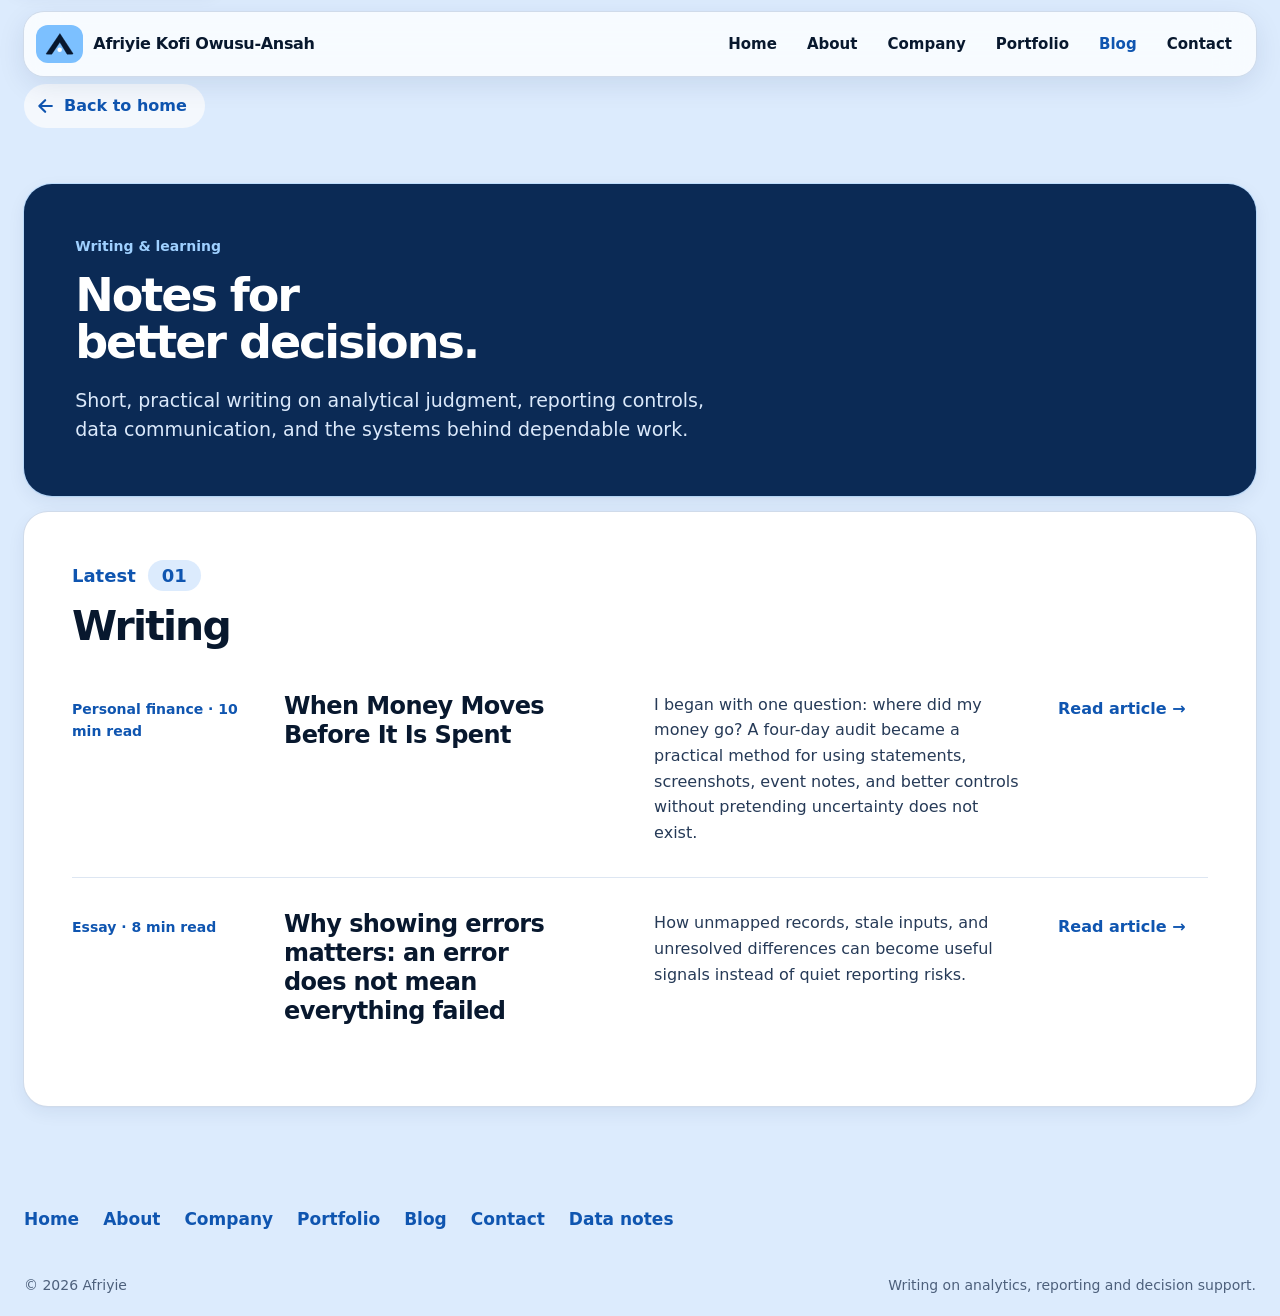
<file: blog.html>
<!doctype html>
<html lang="en">
  <head>
    <meta charset="utf-8" /><meta name="viewport" content="width=device-width, initial-scale=1" />
    <meta name="description" content="Notes from Afriyie on trustworthy decision support, analytics, business intelligence, and practical systems." />
    <meta name="theme-color" content="#eaf1fb" media="(prefers-color-scheme: light)" /><meta name="theme-color" content="#07101f" media="(prefers-color-scheme: dark)" /><title>Blog — Afriyie</title>
    <link rel="icon" href="assets/favicon.svg" type="image/svg+xml" /><link rel="stylesheet" href="styles.css" /><script src="script.js" defer></script>
  </head>
  <body>
    <a class="skip-link" href="#main">Skip to main content</a>
    <header class="site-header scrolled" data-header><div class="shell header-inner"><a class="wordmark" href="index.html" aria-label="Afriyie Kofi Owusu-Ansah, home"><svg class="brand-mark" viewBox="262 26 352 268" width="40" height="30" aria-hidden="true" focusable="false"><path class="mark-a" d="M441 33 606 284H529L440 138.5 341.6 284H270Z" stroke-linejoin="round" stroke-width="5"/><circle class="mark-dot" cx="438" cy="230" r="28"/></svg><span class="brand-name">Afriyie <span class="brand-sur">Kofi Owusu-Ansah</span></span></a><button class="menu-toggle" type="button" aria-expanded="false" aria-controls="site-nav" data-menu-toggle><span class="sr-only">Open navigation</span><span aria-hidden="true"></span><span aria-hidden="true"></span></button><nav class="site-nav" id="site-nav" aria-label="Primary" data-nav><a href="index.html">Home</a><a href="index.html#about">About</a><a href="https://cofyafriyie.github.io/ca-data-hub/" data-company-link>Company</a><a href="index.html#work">Portfolio</a><a href="blog.html" aria-current="page">Blog</a><a href="index.html#contact">Contact</a></nav></div></header>
    <main id="main" class="blog-page">
      <div class="back-bar"><div class="shell"><a class="back-link" href="index.html#ideas" data-back><svg viewBox="0 0 24 24" aria-hidden="true" focusable="false"><path d="M19 12H5M11 5l-7 7 7 7"/></svg><span>Back to home</span></a></div></div>
      <section class="blog-hero"><div class="shell"><p class="eyebrow">Writing &amp; learning</p><h1>Notes for better decisions.</h1><p>Short, practical writing on analytical judgment, reporting controls, data communication, and the systems behind dependable work.</p></div></section>
      <section class="section" aria-labelledby="posts-title"><div class="shell section-grid"><div class="section-label"><span>Latest</span><span>01</span></div><div class="section-content"><h2 id="posts-title">Writing</h2><div class="blog-grid">
        <article class="blog-card"><p class="note-meta">Personal finance · 10 min read</p><h3>When Money Moves Before It Is Spent</h3><p>I began with one question: where did my money go? A four-day audit became a practical method for using statements, screenshots, event notes, and better controls without pretending uncertainty does not exist.</p><a class="draft-link" href="reconstructing-personal-finances-from-imperfect-records.html">Read article →</a></article>
        <article class="blog-card"><p class="note-meta">Essay · 8 min read</p><h3>Why showing errors matters: an error does not mean everything failed</h3><p>How unmapped records, stale inputs, and unresolved differences can become useful signals instead of quiet reporting risks.</p><a class="draft-link" href="exception-first-reporting.html">Read article →</a></article>
        <!-- Hidden for the DACON route (no destination yet); restore when each article is approved:
        <article class="blog-card"><p class="note-meta">Draft · Date to be confirmed</p><h3>Configuration is a governance decision</h3><p>Why maintainable mappings, thresholds, and ownership tables make routine analytical change safer.</p><span class="draft-link">Article link coming soon</span></article>
        <article class="blog-card"><p class="note-meta">Planned · Public-data walkthrough</p><h3>Reading Ghanaian market data carefully</h3><p>A future walkthrough of source notes, comparable periods, calculated measures, and analytical limitations.</p><span class="draft-link">Article link coming soon</span></article>
        -->
      </div></div></div></section>
    </main>
    <footer class="site-footer"><div class="shell footer-inner"><nav class="footer-nav" aria-label="Footer"><a href="index.html">Home</a><a href="index.html#about">About</a><a href="https://cofyafriyie.github.io/ca-data-hub/" data-company-link>Company</a><a href="index.html#work">Portfolio</a><a href="blog.html">Blog</a><a href="index.html#contact">Contact</a><a href="data-notes.html">Data notes</a></nav><p>© <span data-year></span> Afriyie</p><p>Writing on analytics, reporting and decision support.</p></div></footer>
  </body>
</html>
</file>
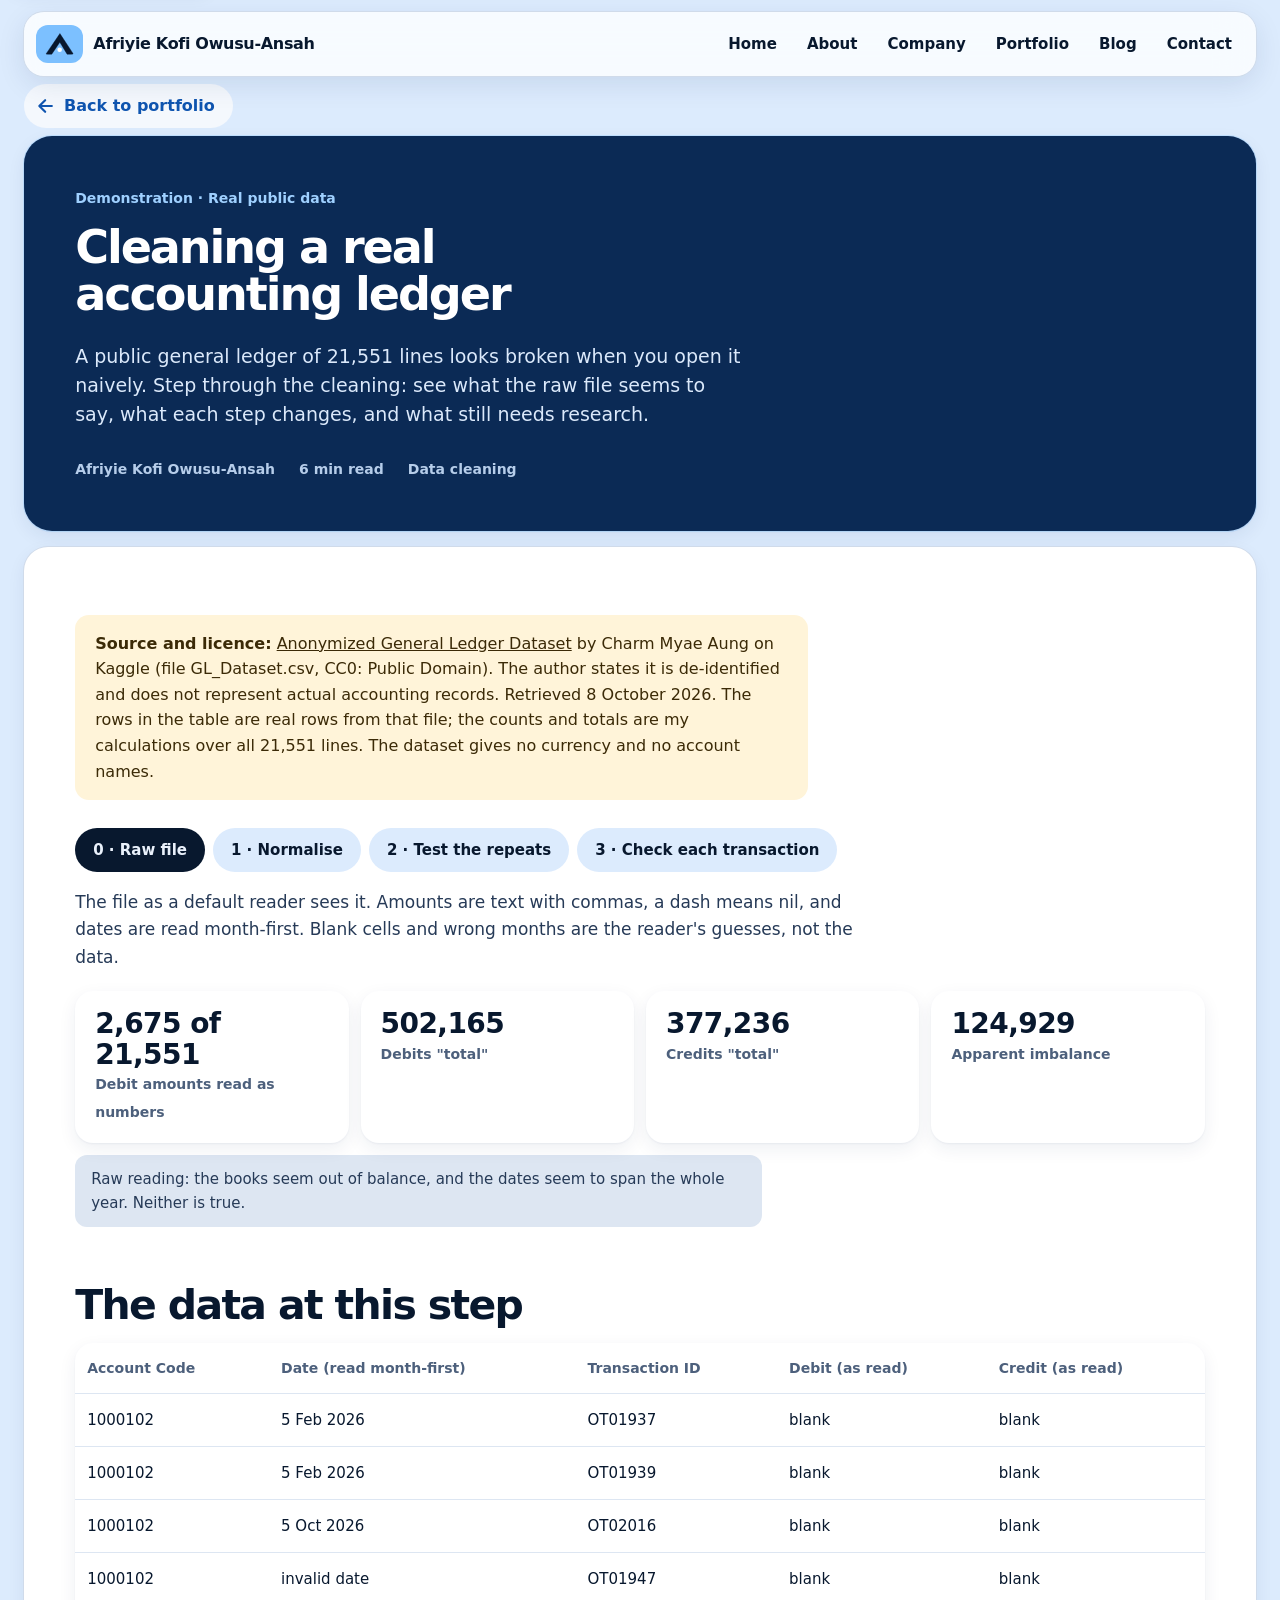
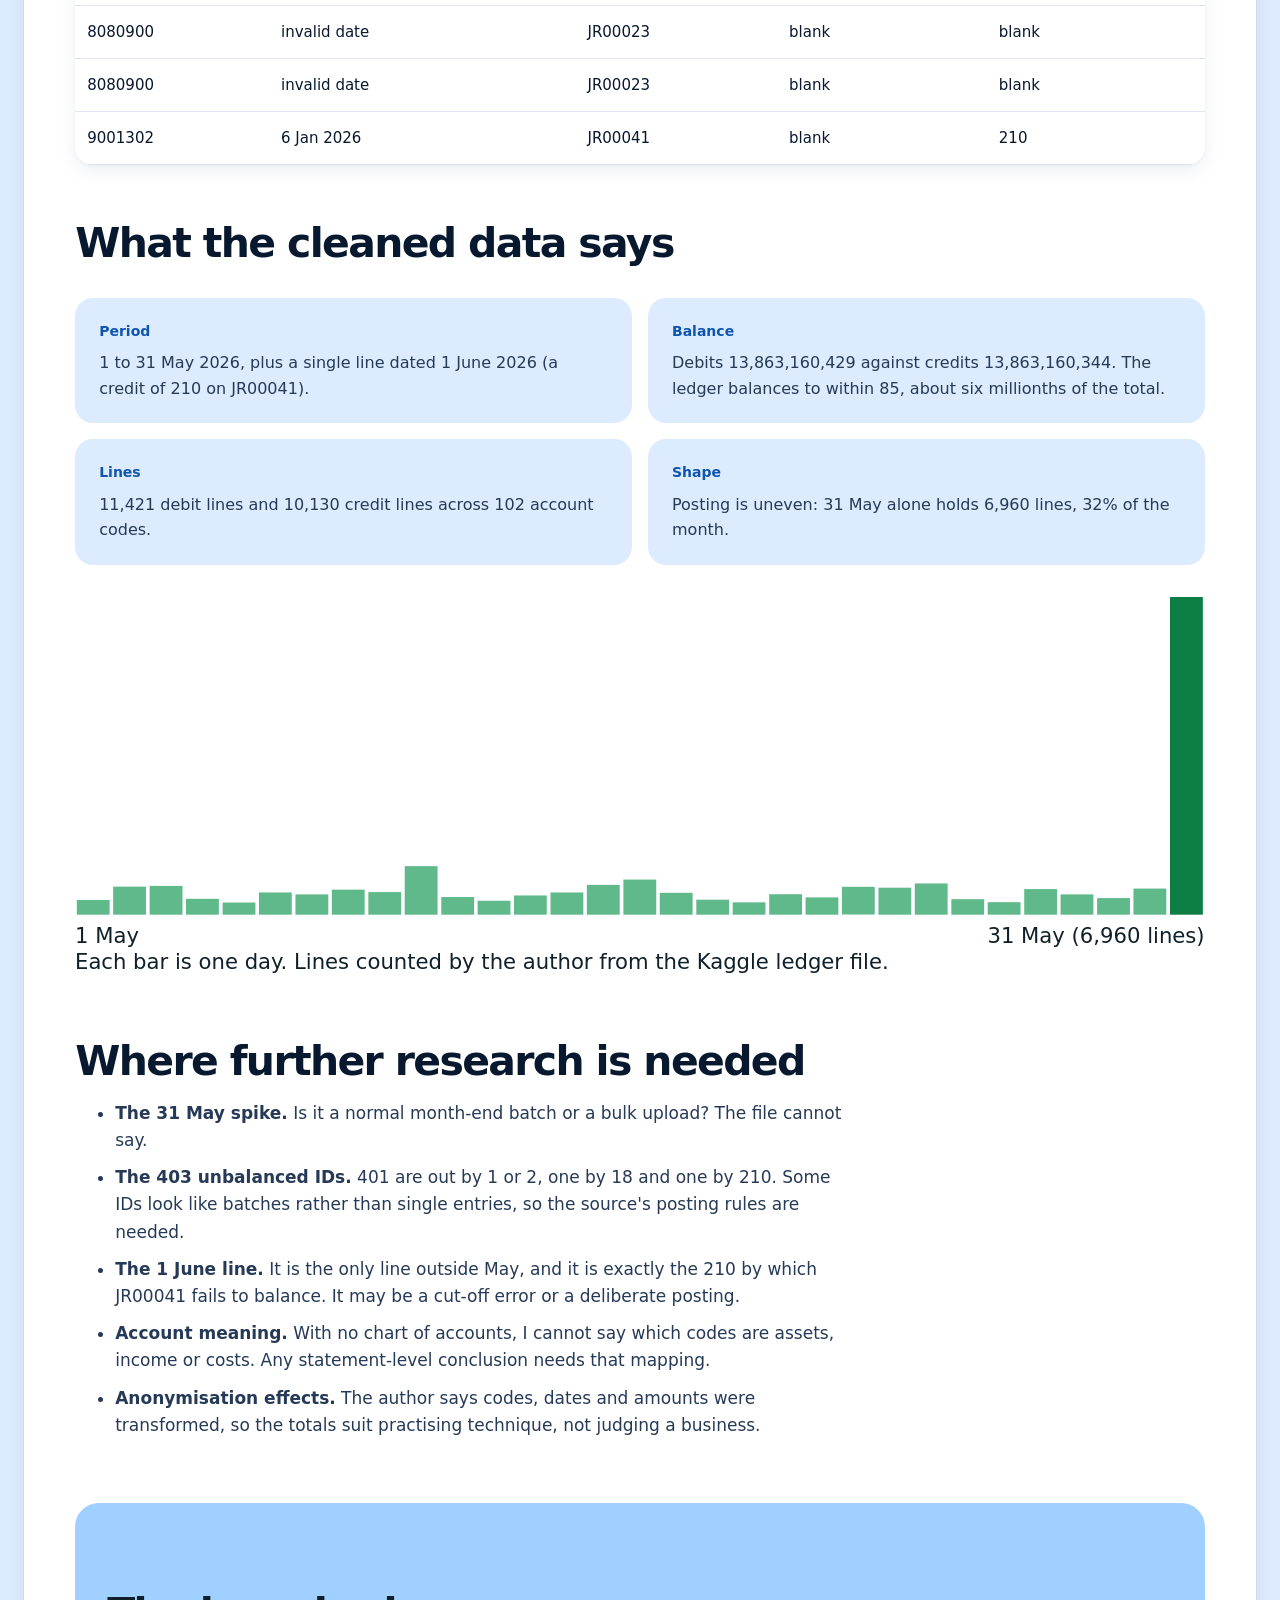
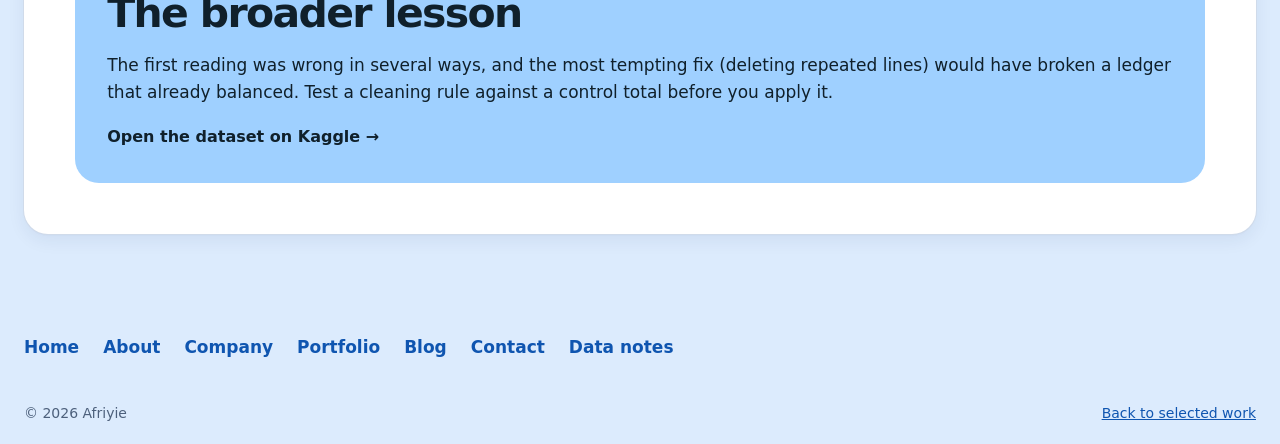
<file: data-cleaning-walkthrough.html>
<!doctype html>
<html lang="en">
  <head>
    <meta charset="utf-8" />
    <meta name="viewport" content="width=device-width, initial-scale=1" />
    <meta name="description" content="A real, public accounting ledger cleaned step by step: what the raw data seems to say, what cleaning changed, and what still needs research." />
    <meta name="theme-color" content="#eaf1fb" media="(prefers-color-scheme: light)" /><meta name="theme-color" content="#07101f" media="(prefers-color-scheme: dark)" />
    <title>Cleaning a real accounting ledger — Afriyie</title>
    <link rel="icon" href="assets/favicon.svg" type="image/svg+xml" />
    <link rel="stylesheet" href="styles.css" />
    <script src="script.js" defer></script>
  </head>
  <body class="article-page">
    <a class="skip-link" href="#case-study">Skip to walkthrough</a>
    <header class="site-header scrolled" data-header><div class="shell header-inner"><a class="wordmark" href="index.html" aria-label="Afriyie Kofi Owusu-Ansah, home"><svg class="brand-mark" viewBox="262 26 352 268" width="40" height="30" aria-hidden="true" focusable="false"><path class="mark-a" d="M441 33 606 284H529L440 138.5 341.6 284H270Z" stroke-linejoin="round" stroke-width="5"/><circle class="mark-dot" cx="438" cy="230" r="28"/></svg><span class="brand-name">Afriyie <span class="brand-sur">Kofi Owusu-Ansah</span></span></a><button class="menu-toggle" type="button" aria-expanded="false" aria-controls="site-nav" data-menu-toggle><span class="sr-only">Open navigation</span><span aria-hidden="true"></span><span aria-hidden="true"></span></button><nav class="site-nav" id="site-nav" aria-label="Primary" data-nav><a href="index.html">Home</a><a href="index.html#about">About</a><a href="https://cofyafriyie.github.io/ca-data-hub/" data-company-link>Company</a><a href="index.html#work">Portfolio</a><a href="blog.html">Blog</a><a href="index.html#contact">Contact</a></nav></div></header>
    <main id="case-study">
      <div class="back-bar"><div class="shell"><a class="back-link" href="index.html#work" data-back><svg viewBox="0 0 24 24" aria-hidden="true" focusable="false"><path d="M19 12H5M11 5l-7 7 7 7"/></svg><span>Back to portfolio</span></a></div></div>
      <header class="article-hero"><div class="shell"><p class="eyebrow">Demonstration · Real public data</p><h1>Cleaning a real accounting ledger</h1><p class="article-deck">A public general ledger of 21,551 lines looks broken when you open it naively. Step through the cleaning: see what the raw file seems to say, what each step changes, and what still needs research.</p><div class="article-meta"><span>Afriyie Kofi Owusu-Ansah</span><span>6 min read</span><span>Data cleaning</span></div></div></header>
      <article class="article-body demo-body">
        <p class="demo-notice" role="note"><strong>Source and licence:</strong> <a href="https://www.kaggle.com/datasets/charmmyaeaung/anonymized-general-ledger-dataset">Anonymized General Ledger Dataset</a> by Charm Myae Aung on Kaggle (file GL_Dataset.csv, CC0: Public Domain). The author states it is de-identified and does not represent actual accounting records. Retrieved 8 October 2026. The rows in the table are real rows from that file; the counts and totals are my calculations over all 21,551 lines. The dataset gives no currency and no account names.</p>

        <div class="demo-controls" role="group" aria-label="Cleaning steps">
          <button type="button" class="demo-step" data-step="0" aria-pressed="true">0 · Raw file</button>
          <button type="button" class="demo-step" data-step="1" aria-pressed="false">1 · Normalise</button>
          <button type="button" class="demo-step" data-step="2" aria-pressed="false">2 · Test the repeats</button>
          <button type="button" class="demo-step" data-step="3" aria-pressed="false">3 · Check each transaction</button>
        </div>
        <p class="demo-explain" id="step-explain" aria-live="polite"></p>

        <div class="demo-kpis" aria-live="polite" aria-label="Totals at the selected step" id="kpis"></div>
        <p class="demo-identity" id="verdict"></p>

        <h2 id="tbl-title">The data at this step</h2>
        <div class="demo-table-wrap" tabindex="0" role="region" aria-labelledby="tbl-title">
          <table class="case-table demo-table">
            <caption class="sr-only" id="tbl-cap"></caption>
            <thead id="tbl-head"></thead>
            <tbody id="tbl-body"></tbody>
          </table>
        </div>

        <h2>What the cleaned data says</h2>
        <div class="method-grid">
          <div class="method-card"><b>Period</b><p>1 to 31 May 2026, plus a single line dated 1 June 2026 (a credit of 210 on JR00041).</p></div>
          <div class="method-card"><b>Balance</b><p>Debits 13,863,160,429 against credits 13,863,160,344. The ledger balances to within 85, about six millionths of the total.</p></div>
          <div class="method-card"><b>Lines</b><p>11,421 debit lines and 10,130 credit lines across 102 account codes.</p></div>
          <div class="method-card"><b>Shape</b><p>Posting is uneven: 31 May alone holds 6,960 lines, 32% of the month.</p></div>
        </div>
        <svg class="chart" viewBox="0 0 640 214" role="img" aria-labelledby="c1t c1d"><title id="c1t">Ledger lines posted per day, May 2026</title><desc id="c1d">Most days have between 267 and 1,063 lines. 31 May has 6,960 lines, about a third of the month.</desc><g><rect x="1.0" y="171.7" width="18.6" height="8.3" fill="#5fb98a"/><rect x="21.6" y="164.1" width="18.6" height="15.9" fill="#5fb98a"/><rect x="42.3" y="163.7" width="18.6" height="16.3" fill="#5fb98a"/><rect x="62.9" y="171.0" width="18.6" height="9.0" fill="#5fb98a"/><rect x="83.6" y="173.1" width="18.6" height="6.9" fill="#5fb98a"/><rect x="104.2" y="167.4" width="18.6" height="12.6" fill="#5fb98a"/><rect x="124.9" y="168.5" width="18.6" height="11.5" fill="#5fb98a"/><rect x="145.5" y="165.8" width="18.6" height="14.2" fill="#5fb98a"/><rect x="166.2" y="167.2" width="18.6" height="12.8" fill="#5fb98a"/><rect x="186.8" y="152.5" width="18.6" height="27.5" fill="#5fb98a"/><rect x="207.5" y="170.0" width="18.6" height="10.0" fill="#5fb98a"/><rect x="228.1" y="172.1" width="18.6" height="7.9" fill="#5fb98a"/><rect x="248.7" y="169.1" width="18.6" height="10.9" fill="#5fb98a"/><rect x="269.4" y="167.4" width="18.6" height="12.6" fill="#5fb98a"/><rect x="290.0" y="163.1" width="18.6" height="16.9" fill="#5fb98a"/><rect x="310.7" y="160.1" width="18.6" height="19.9" fill="#5fb98a"/><rect x="331.3" y="167.6" width="18.6" height="12.4" fill="#5fb98a"/><rect x="352.0" y="171.5" width="18.6" height="8.5" fill="#5fb98a"/><rect x="372.6" y="173.0" width="18.6" height="7.0" fill="#5fb98a"/><rect x="393.3" y="168.4" width="18.6" height="11.6" fill="#5fb98a"/><rect x="413.9" y="170.2" width="18.6" height="9.8" fill="#5fb98a"/><rect x="434.5" y="164.2" width="18.6" height="15.7" fill="#5fb98a"/><rect x="455.2" y="164.7" width="18.6" height="15.3" fill="#5fb98a"/><rect x="475.8" y="162.3" width="18.6" height="17.7" fill="#5fb98a"/><rect x="496.5" y="171.2" width="18.6" height="8.8" fill="#5fb98a"/><rect x="517.1" y="172.9" width="18.6" height="7.1" fill="#5fb98a"/><rect x="537.8" y="165.5" width="18.6" height="14.5" fill="#5fb98a"/><rect x="558.4" y="168.5" width="18.6" height="11.5" fill="#5fb98a"/><rect x="579.1" y="170.6" width="18.6" height="9.4" fill="#5fb98a"/><rect x="599.7" y="165.2" width="18.6" height="14.8" fill="#5fb98a"/><rect x="620.4" y="0.0" width="18.6" height="180.0" fill="#0b7d45"/></g><text x="0" y="196" font-size="12" fill="#10202b">1 May</text><text x="640" y="196" font-size="12" text-anchor="end" fill="#10202b">31 May (6,960 lines)</text><text x="0" y="211" font-size="12" fill="#10202b">Each bar is one day. Lines counted by the author from the Kaggle ledger file.</text></svg>

        <h2>Where further research is needed</h2>
        <ul>
          <li><strong>The 31 May spike.</strong> Is it a normal month-end batch or a bulk upload? The file cannot say.</li>
          <li><strong>The 403 unbalanced IDs.</strong> 401 are out by 1 or 2, one by 18 and one by 210. Some IDs look like batches rather than single entries, so the source's posting rules are needed.</li>
          <li><strong>The 1 June line.</strong> It is the only line outside May, and it is exactly the 210 by which JR00041 fails to balance. It may be a cut-off error or a deliberate posting.</li>
          <li><strong>Account meaning.</strong> With no chart of accounts, I cannot say which codes are assets, income or costs. Any statement-level conclusion needs that mapping.</li>
          <li><strong>Anonymisation effects.</strong> The author says codes, dates and amounts were transformed, so the totals suit practising technique, not judging a business.</li>
        </ul>

        <div class="article-cta"><h2>The broader lesson</h2><p>The first reading was wrong in several ways, and the most tempting fix (deleting repeated lines) would have broken a ledger that already balanced. Test a cleaning rule against a control total before you apply it.</p><a class="text-link" href="https://www.kaggle.com/datasets/charmmyaeaung/anonymized-general-ledger-dataset">Open the dataset on Kaggle →</a></div>
      </article>
    </main>
    <script src="cleaning-demo.js" defer></script>
    <footer class="site-footer"><div class="shell footer-inner"><nav class="footer-nav" aria-label="Footer"><a href="index.html">Home</a><a href="index.html#about">About</a><a href="https://cofyafriyie.github.io/ca-data-hub/" data-company-link>Company</a><a href="index.html#work">Portfolio</a><a href="blog.html">Blog</a><a href="index.html#contact">Contact</a><a href="data-notes.html">Data notes</a></nav><p>© <span data-year></span> Afriyie</p><p><a href="index.html#work">Back to selected work</a></p></div></footer>
  </body>
</html>
</file>
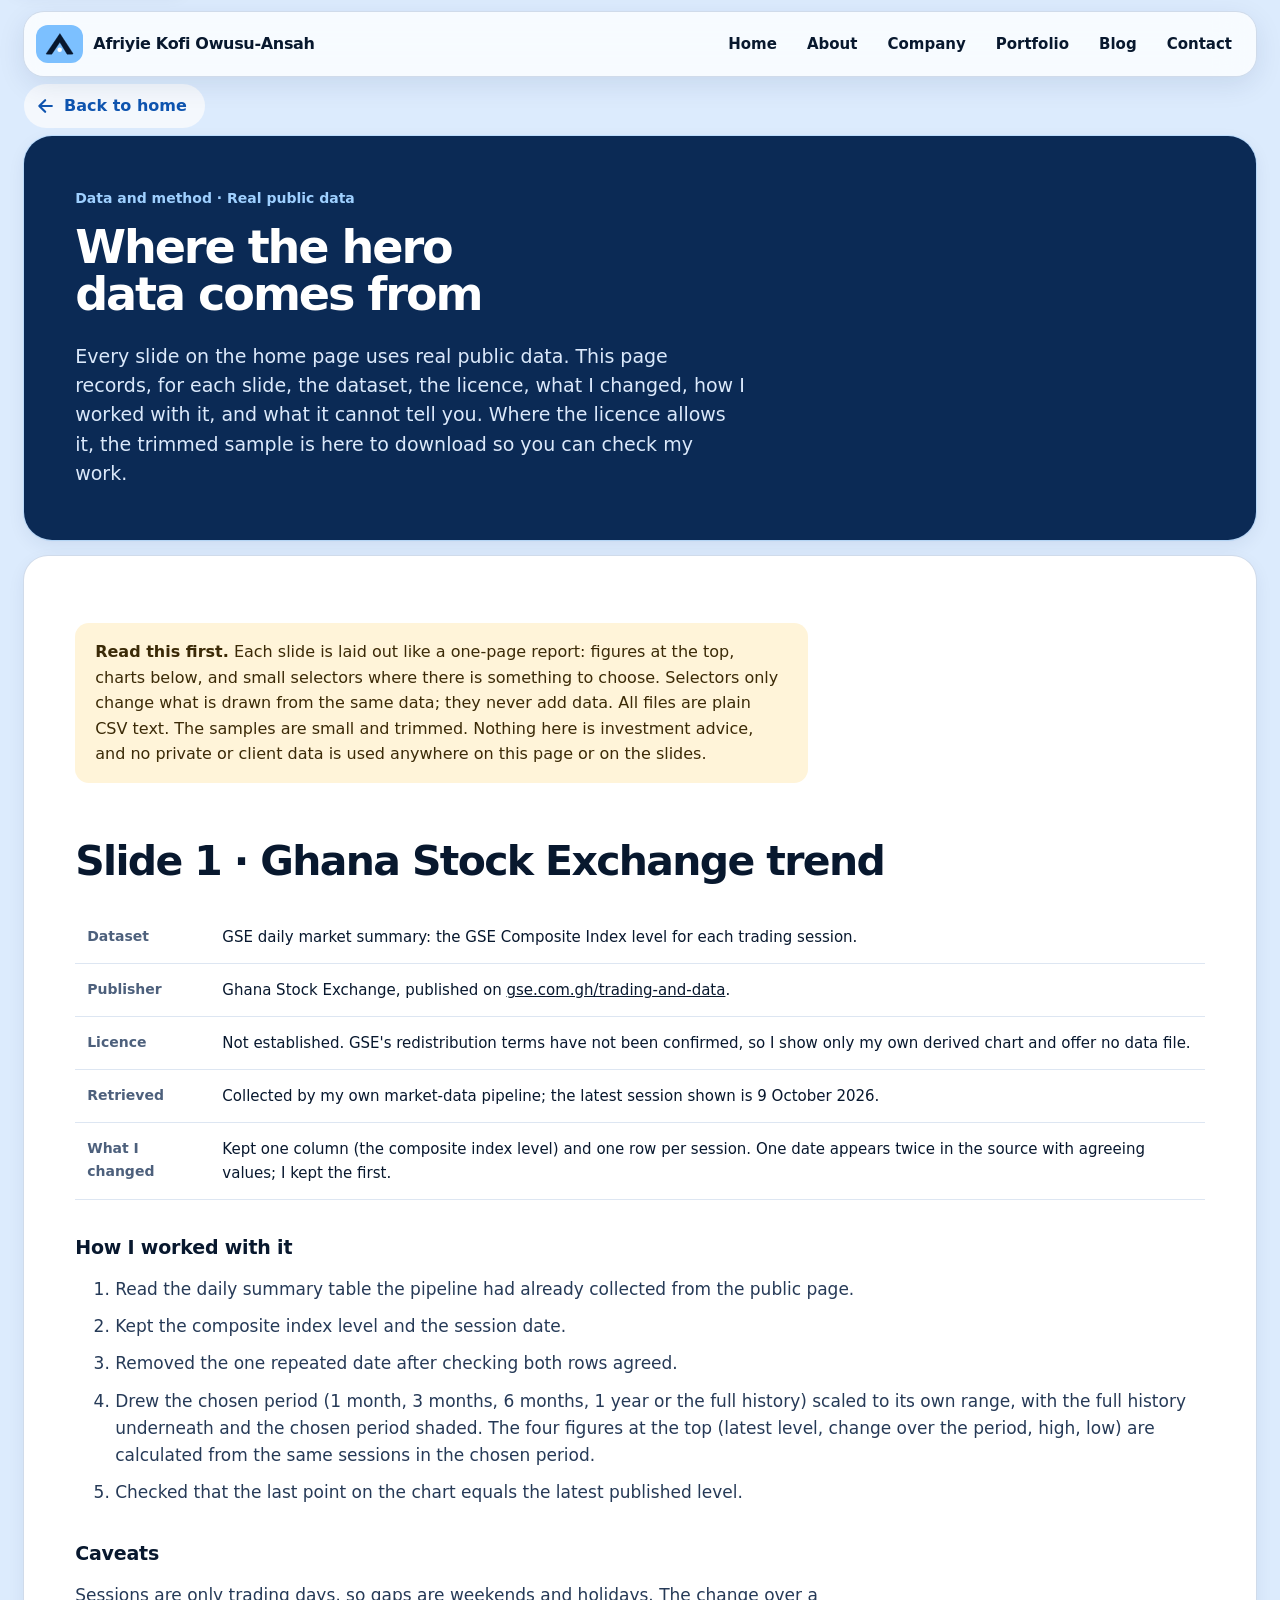
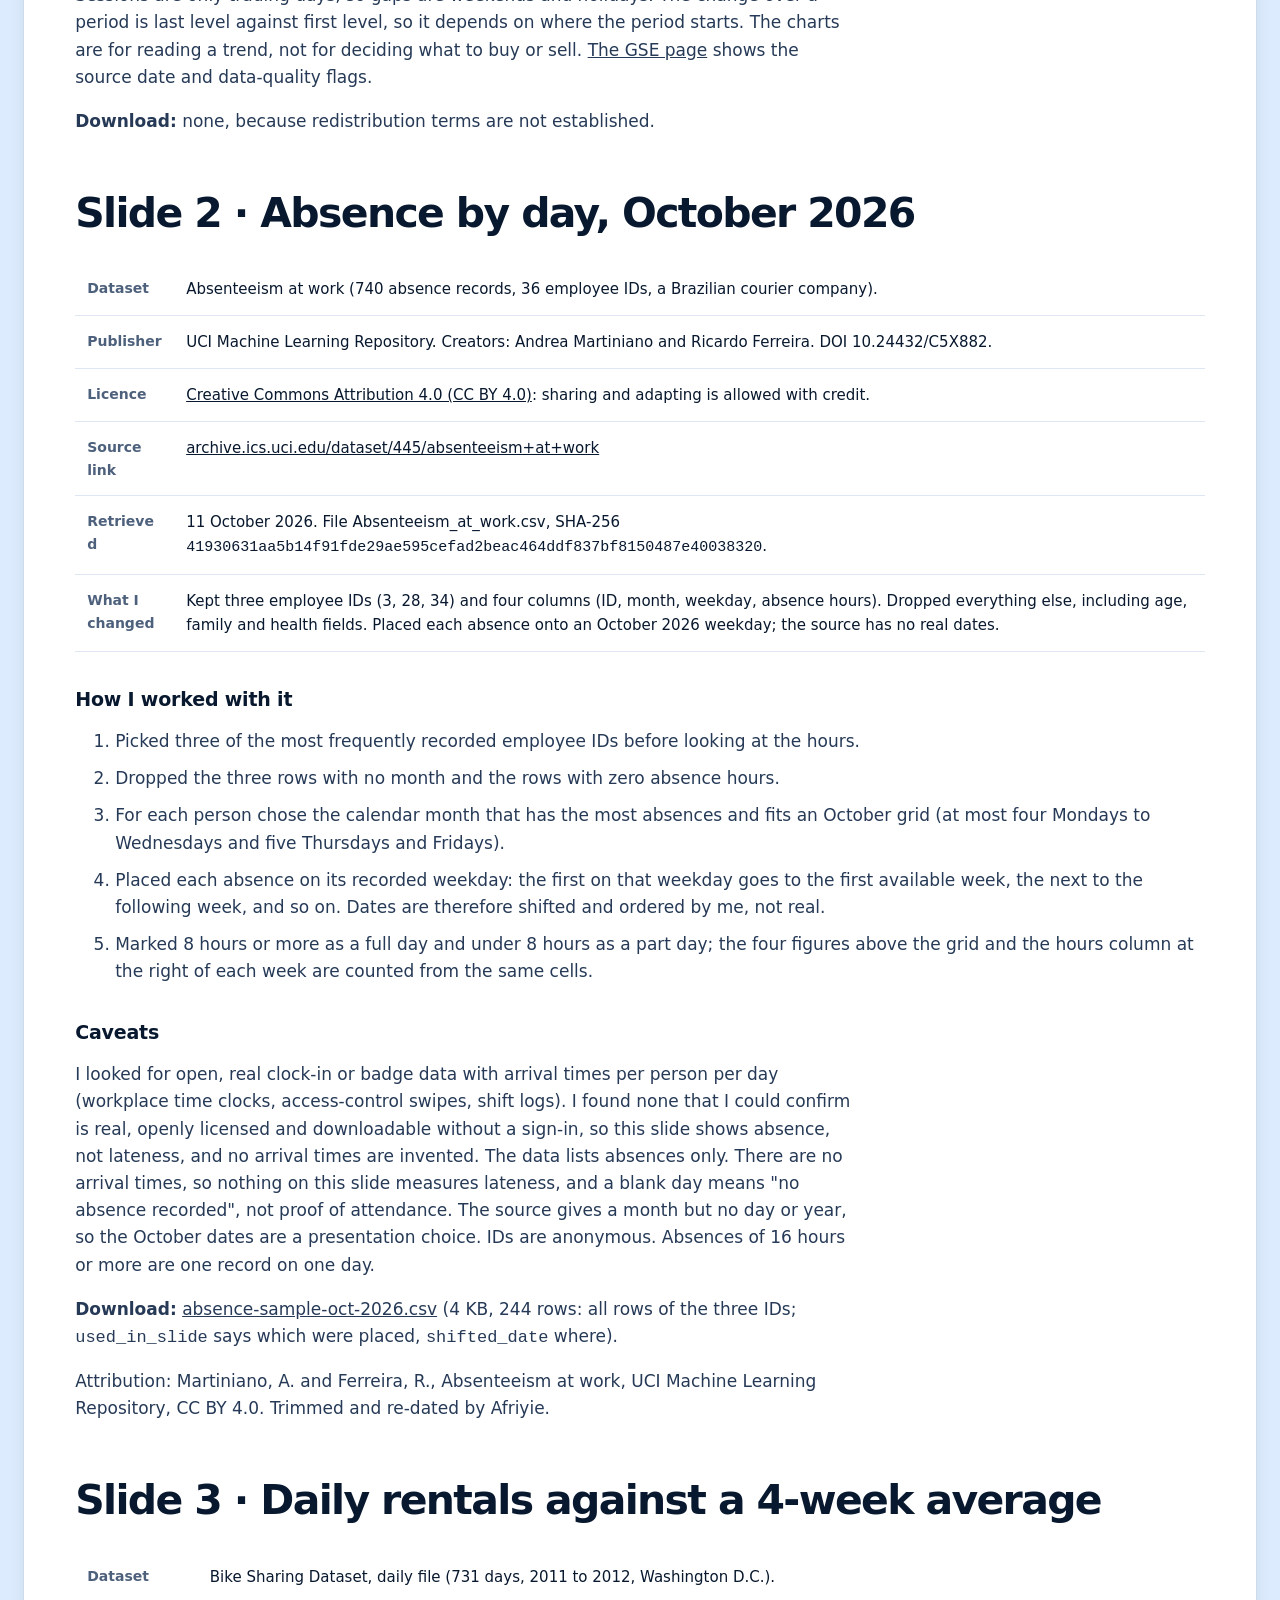
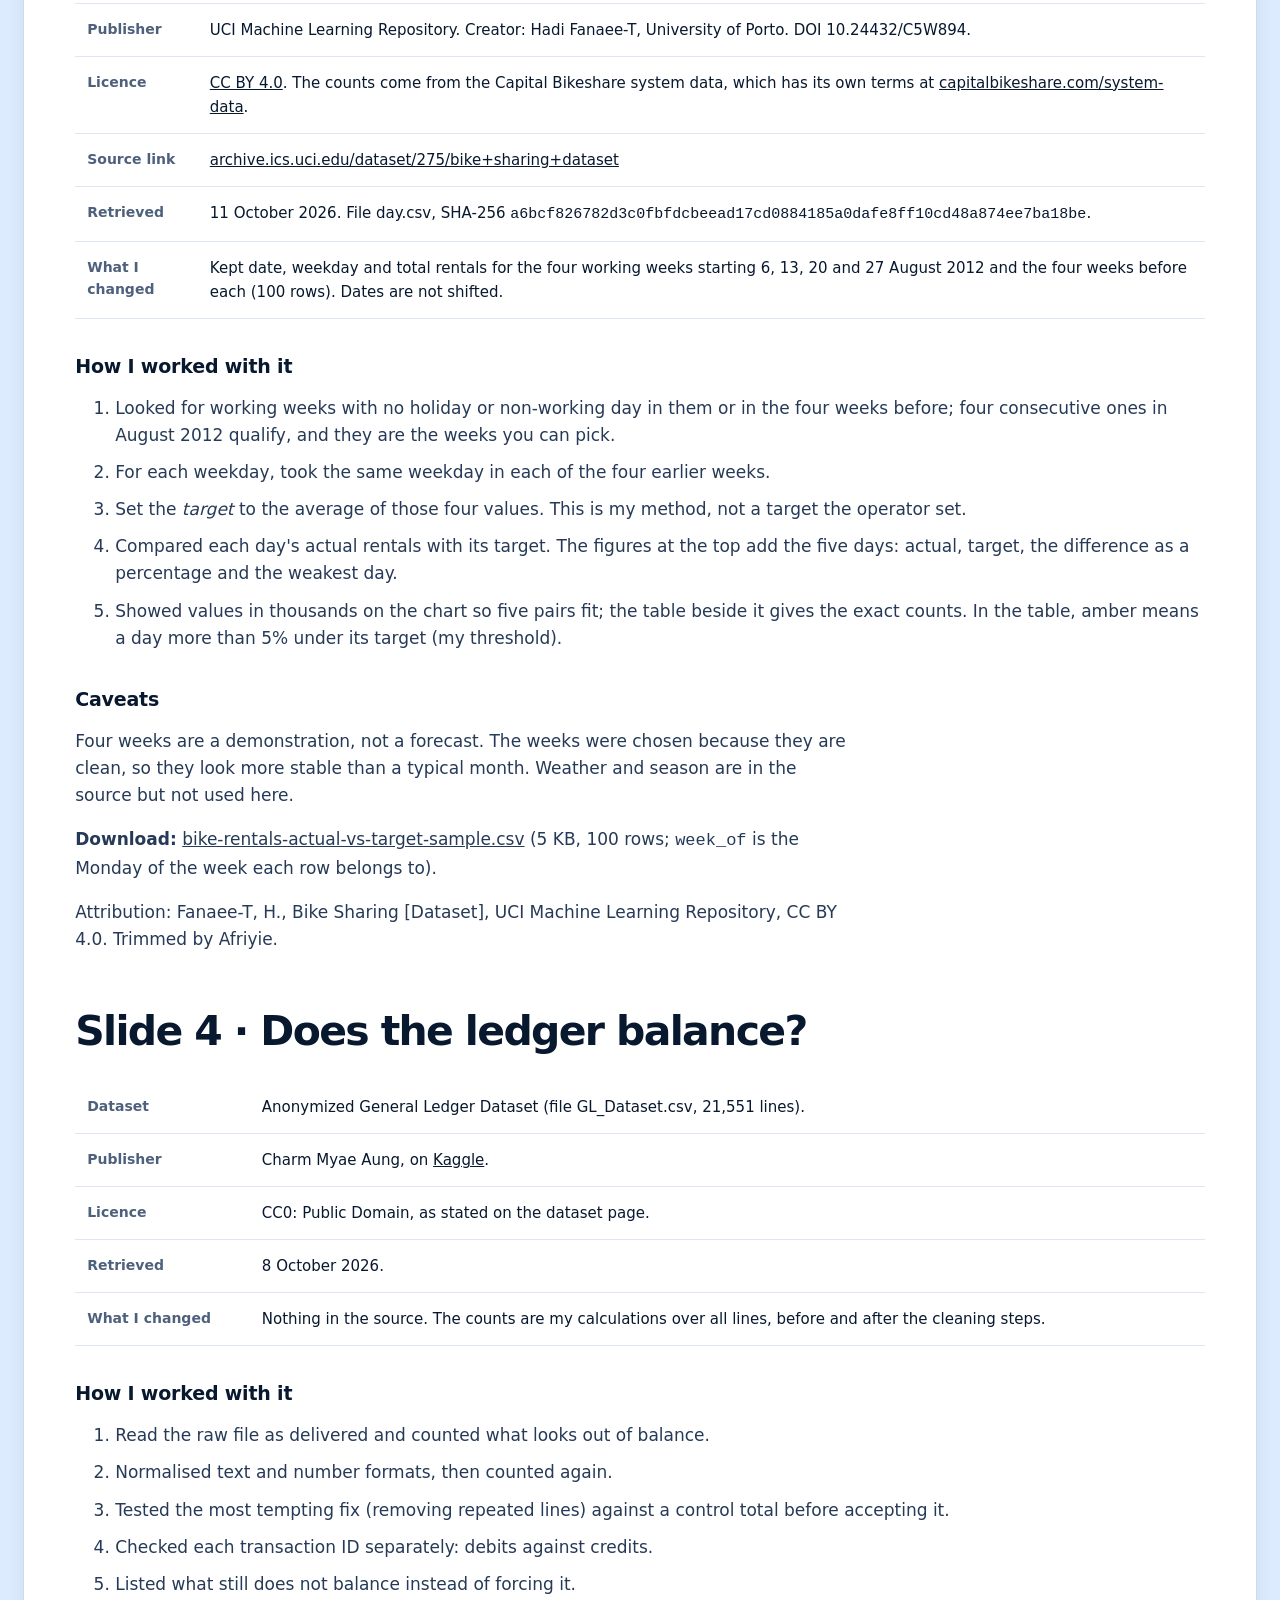
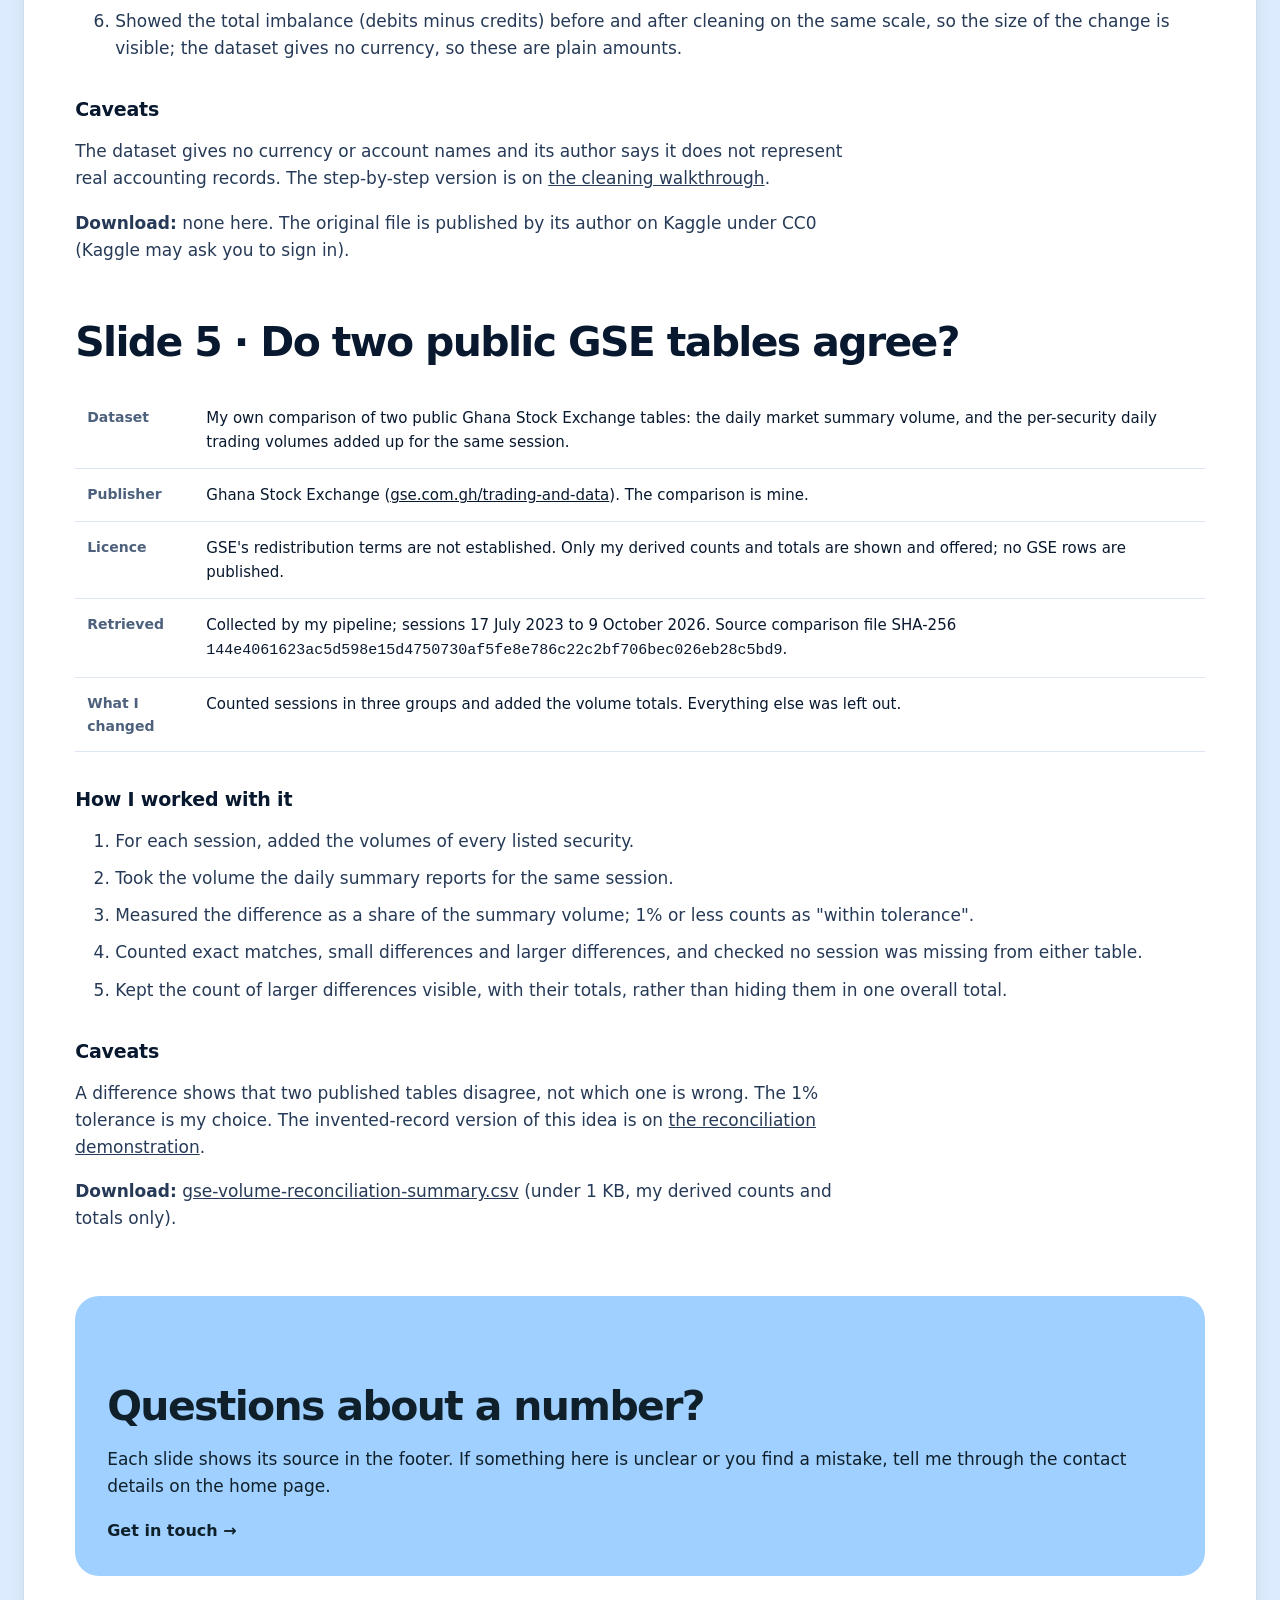
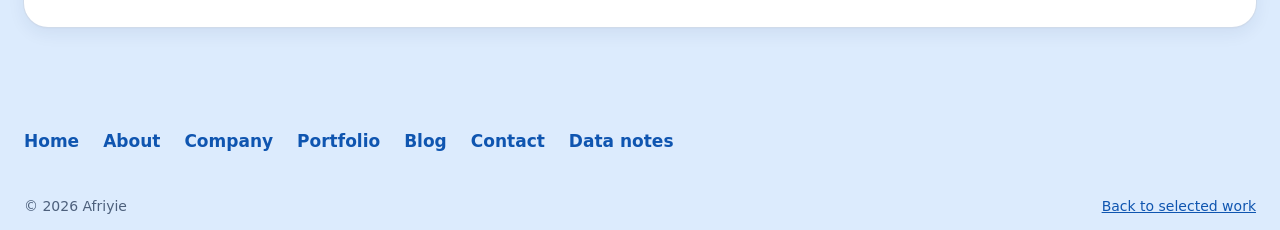
<file: data-notes.html>
<!doctype html>
<html lang="en">
  <head>
    <meta charset="utf-8" />
    <meta name="viewport" content="width=device-width, initial-scale=1" />
    <meta name="description" content="Where the data behind each home-page slide comes from: dataset, publisher, licence, what was changed, how it was worked with, caveats, and downloads of the trimmed samples." />
    <meta name="theme-color" content="#eaf1fb" media="(prefers-color-scheme: light)" /><meta name="theme-color" content="#07101f" media="(prefers-color-scheme: dark)" />
    <title>Data and method — Afriyie</title>
    <link rel="icon" href="assets/favicon.svg" type="image/svg+xml" />
    <link rel="stylesheet" href="styles.css" />
    <script src="script.js" defer></script>
  </head>
  <body class="article-page">
    <a class="skip-link" href="#notes">Skip to the notes</a>
    <header class="site-header scrolled" data-header><div class="shell header-inner"><a class="wordmark" href="index.html" aria-label="Afriyie Kofi Owusu-Ansah, home"><svg class="brand-mark" viewBox="262 26 352 268" width="40" height="30" aria-hidden="true" focusable="false"><path class="mark-a" d="M441 33 606 284H529L440 138.5 341.6 284H270Z" stroke-linejoin="round" stroke-width="5"/><circle class="mark-dot" cx="438" cy="230" r="28"/></svg><span class="brand-name">Afriyie <span class="brand-sur">Kofi Owusu-Ansah</span></span></a><button class="menu-toggle" type="button" aria-expanded="false" aria-controls="site-nav" data-menu-toggle><span class="sr-only">Open navigation</span><span aria-hidden="true"></span><span aria-hidden="true"></span></button><nav class="site-nav" id="site-nav" aria-label="Primary" data-nav><a href="index.html">Home</a><a href="index.html#about">About</a><a href="https://cofyafriyie.github.io/ca-data-hub/" data-company-link>Company</a><a href="index.html#work">Portfolio</a><a href="blog.html">Blog</a><a href="index.html#contact">Contact</a></nav></div></header>
    <main id="notes">
      <div class="back-bar"><div class="shell"><a class="back-link" href="index.html#top" data-back><svg viewBox="0 0 24 24" aria-hidden="true" focusable="false"><path d="M19 12H5M11 5l-7 7 7 7"/></svg><span>Back to home</span></a></div></div>
      <header class="article-hero"><div class="shell"><p class="eyebrow">Data and method · Real public data</p><h1>Where the hero data comes from</h1><p class="article-deck">Every slide on the home page uses real public data. This page records, for each slide, the dataset, the licence, what I changed, how I worked with it, and what it cannot tell you. Where the licence allows it, the trimmed sample is here to download so you can check my work.</p></div></header>
      <article class="article-body demo-body">
        <p class="demo-notice" role="note"><strong>Read this first.</strong> Each slide is laid out like a one-page report: figures at the top, charts below, and small selectors where there is something to choose. Selectors only change what is drawn from the same data; they never add data. All files are plain CSV text. The samples are small and trimmed. Nothing here is investment advice, and no private or client data is used anywhere on this page or on the slides.</p>

        <section id="slide-1" aria-labelledby="s1-title">
          <h2 id="s1-title">Slide 1 · Ghana Stock Exchange trend</h2>
          <table class="case-table"><tbody>
            <tr><th scope="row">Dataset</th><td>GSE daily market summary: the GSE Composite Index level for each trading session.</td></tr>
            <tr><th scope="row">Publisher</th><td>Ghana Stock Exchange, published on <a href="https://gse.com.gh/trading-and-data/">gse.com.gh/trading-and-data</a>.</td></tr>
            <tr><th scope="row">Licence</th><td>Not established. GSE's redistribution terms have not been confirmed, so I show only my own derived chart and offer no data file.</td></tr>
            <tr><th scope="row">Retrieved</th><td>Collected by my own market-data pipeline; the latest session shown is 9 October 2026.</td></tr>
            <tr><th scope="row">What I changed</th><td>Kept one column (the composite index level) and one row per session. One date appears twice in the source with agreeing values; I kept the first.</td></tr>
          </tbody></table>
          <h3>How I worked with it</h3>
          <ol>
            <li>Read the daily summary table the pipeline had already collected from the public page.</li>
            <li>Kept the composite index level and the session date.</li>
            <li>Removed the one repeated date after checking both rows agreed.</li>
            <li>Drew the chosen period (1 month, 3 months, 6 months, 1 year or the full history) scaled to its own range, with the full history underneath and the chosen period shaded. The four figures at the top (latest level, change over the period, high, low) are calculated from the same sessions in the chosen period.</li>
            <li>Checked that the last point on the chart equals the latest published level.</li>
          </ol>
          <h3>Caveats</h3>
          <p>Sessions are only trading days, so gaps are weekends and holidays. The change over a period is last level against first level, so it depends on where the period starts. The charts are for reading a trend, not for deciding what to buy or sell. <a href="demo-gse.html">The GSE page</a> shows the source date and data-quality flags.</p>
          <p><strong>Download:</strong> none, because redistribution terms are not established.</p>
        </section>

        <section id="slide-2" aria-labelledby="s2-title">
          <h2 id="s2-title">Slide 2 · Absence by day, October 2026</h2>
          <table class="case-table"><tbody>
            <tr><th scope="row">Dataset</th><td>Absenteeism at work (740 absence records, 36 employee IDs, a Brazilian courier company).</td></tr>
            <tr><th scope="row">Publisher</th><td>UCI Machine Learning Repository. Creators: Andrea Martiniano and Ricardo Ferreira. DOI 10.24432/C5X882.</td></tr>
            <tr><th scope="row">Licence</th><td><a href="https://creativecommons.org/licenses/by/4.0/">Creative Commons Attribution 4.0 (CC BY 4.0)</a>: sharing and adapting is allowed with credit.</td></tr>
            <tr><th scope="row">Source link</th><td><a href="https://archive.ics.uci.edu/dataset/445/absenteeism+at+work">archive.ics.uci.edu/dataset/445/absenteeism+at+work</a></td></tr>
            <tr><th scope="row">Retrieved</th><td>11 October 2026. File Absenteeism_at_work.csv, SHA-256 <code>41930631aa5b14f91fde29ae595cefad2beac464ddf837bf8150487e40038320</code>.</td></tr>
            <tr><th scope="row">What I changed</th><td>Kept three employee IDs (3, 28, 34) and four columns (ID, month, weekday, absence hours). Dropped everything else, including age, family and health fields. Placed each absence onto an October 2026 weekday; the source has no real dates.</td></tr>
          </tbody></table>
          <h3>How I worked with it</h3>
          <ol>
            <li>Picked three of the most frequently recorded employee IDs before looking at the hours.</li>
            <li>Dropped the three rows with no month and the rows with zero absence hours.</li>
            <li>For each person chose the calendar month that has the most absences and fits an October grid (at most four Mondays to Wednesdays and five Thursdays and Fridays).</li>
            <li>Placed each absence on its recorded weekday: the first on that weekday goes to the first available week, the next to the following week, and so on. Dates are therefore shifted and ordered by me, not real.</li>
            <li>Marked 8 hours or more as a full day and under 8 hours as a part day; the four figures above the grid and the hours column at the right of each week are counted from the same cells.</li>
          </ol>
          <h3>Caveats</h3>
          <p>I looked for open, real clock-in or badge data with arrival times per person per day (workplace time clocks, access-control swipes, shift logs). I found none that I could confirm is real, openly licensed and downloadable without a sign-in, so this slide shows absence, not lateness, and no arrival times are invented. The data lists absences only. There are no arrival times, so nothing on this slide measures lateness, and a blank day means "no absence recorded", not proof of attendance. The source gives a month but no day or year, so the October dates are a presentation choice. IDs are anonymous. Absences of 16 hours or more are one record on one day.</p>
          <p><strong>Download:</strong> <a href="downloads/absence-sample-oct-2026.csv" download>absence-sample-oct-2026.csv</a> (4 KB, 244 rows: all rows of the three IDs; <code>used_in_slide</code> says which were placed, <code>shifted_date</code> where).</p>
          <p class="caption">Attribution: Martiniano, A. and Ferreira, R., Absenteeism at work, UCI Machine Learning Repository, CC BY 4.0. Trimmed and re-dated by Afriyie.</p>
        </section>

        <section id="slide-3" aria-labelledby="s3-title">
          <h2 id="s3-title">Slide 3 · Daily rentals against a 4-week average</h2>
          <table class="case-table"><tbody>
            <tr><th scope="row">Dataset</th><td>Bike Sharing Dataset, daily file (731 days, 2011 to 2012, Washington D.C.).</td></tr>
            <tr><th scope="row">Publisher</th><td>UCI Machine Learning Repository. Creator: Hadi Fanaee-T, University of Porto. DOI 10.24432/C5W894.</td></tr>
            <tr><th scope="row">Licence</th><td><a href="https://creativecommons.org/licenses/by/4.0/">CC BY 4.0</a>. The counts come from the Capital Bikeshare system data, which has its own terms at <a href="https://capitalbikeshare.com/system-data">capitalbikeshare.com/system-data</a>.</td></tr>
            <tr><th scope="row">Source link</th><td><a href="https://archive.ics.uci.edu/dataset/275/bike+sharing+dataset">archive.ics.uci.edu/dataset/275/bike+sharing+dataset</a></td></tr>
            <tr><th scope="row">Retrieved</th><td>11 October 2026. File day.csv, SHA-256 <code>a6bcf826782d3c0fbfdcbeead17cd0884185a0dafe8ff10cd48a874ee7ba18be</code>.</td></tr>
            <tr><th scope="row">What I changed</th><td>Kept date, weekday and total rentals for the four working weeks starting 6, 13, 20 and 27 August 2012 and the four weeks before each (100 rows). Dates are not shifted.</td></tr>
          </tbody></table>
          <h3>How I worked with it</h3>
          <ol>
            <li>Looked for working weeks with no holiday or non-working day in them or in the four weeks before; four consecutive ones in August 2012 qualify, and they are the weeks you can pick.</li>
            <li>For each weekday, took the same weekday in each of the four earlier weeks.</li>
            <li>Set the <em>target</em> to the average of those four values. This is my method, not a target the operator set.</li>
            <li>Compared each day's actual rentals with its target. The figures at the top add the five days: actual, target, the difference as a percentage and the weakest day.</li>
            <li>Showed values in thousands on the chart so five pairs fit; the table beside it gives the exact counts. In the table, amber means a day more than 5% under its target (my threshold).</li>
          </ol>
          <h3>Caveats</h3>
          <p>Four weeks are a demonstration, not a forecast. The weeks were chosen because they are clean, so they look more stable than a typical month. Weather and season are in the source but not used here.</p>
          <p><strong>Download:</strong> <a href="downloads/bike-rentals-actual-vs-target-sample.csv" download>bike-rentals-actual-vs-target-sample.csv</a> (5 KB, 100 rows; <code>week_of</code> is the Monday of the week each row belongs to).</p>
          <p class="caption">Attribution: Fanaee-T, H., Bike Sharing [Dataset], UCI Machine Learning Repository, CC BY 4.0. Trimmed by Afriyie.</p>
        </section>

        <section id="slide-4" aria-labelledby="s4-title">
          <h2 id="s4-title">Slide 4 · Does the ledger balance?</h2>
          <table class="case-table"><tbody>
            <tr><th scope="row">Dataset</th><td>Anonymized General Ledger Dataset (file GL_Dataset.csv, 21,551 lines).</td></tr>
            <tr><th scope="row">Publisher</th><td>Charm Myae Aung, on <a href="https://www.kaggle.com/datasets/charmmyaeaung/anonymized-general-ledger-dataset">Kaggle</a>.</td></tr>
            <tr><th scope="row">Licence</th><td>CC0: Public Domain, as stated on the dataset page.</td></tr>
            <tr><th scope="row">Retrieved</th><td>8 October 2026.</td></tr>
            <tr><th scope="row">What I changed</th><td>Nothing in the source. The counts are my calculations over all lines, before and after the cleaning steps.</td></tr>
          </tbody></table>
          <h3>How I worked with it</h3>
          <ol>
            <li>Read the raw file as delivered and counted what looks out of balance.</li>
            <li>Normalised text and number formats, then counted again.</li>
            <li>Tested the most tempting fix (removing repeated lines) against a control total before accepting it.</li>
            <li>Checked each transaction ID separately: debits against credits.</li>
            <li>Listed what still does not balance instead of forcing it.</li>
            <li>Showed the total imbalance (debits minus credits) before and after cleaning on the same scale, so the size of the change is visible; the dataset gives no currency, so these are plain amounts.</li>
          </ol>
          <h3>Caveats</h3>
          <p>The dataset gives no currency or account names and its author says it does not represent real accounting records. The step-by-step version is on <a href="data-cleaning-walkthrough.html">the cleaning walkthrough</a>.</p>
          <p><strong>Download:</strong> none here. The original file is published by its author on Kaggle under CC0 (Kaggle may ask you to sign in).</p>
        </section>

        <section id="slide-5" aria-labelledby="s5-title">
          <h2 id="s5-title">Slide 5 · Do two public GSE tables agree?</h2>
          <table class="case-table"><tbody>
            <tr><th scope="row">Dataset</th><td>My own comparison of two public Ghana Stock Exchange tables: the daily market summary volume, and the per-security daily trading volumes added up for the same session.</td></tr>
            <tr><th scope="row">Publisher</th><td>Ghana Stock Exchange (<a href="https://gse.com.gh/trading-and-data/">gse.com.gh/trading-and-data</a>). The comparison is mine.</td></tr>
            <tr><th scope="row">Licence</th><td>GSE's redistribution terms are not established. Only my derived counts and totals are shown and offered; no GSE rows are published.</td></tr>
            <tr><th scope="row">Retrieved</th><td>Collected by my pipeline; sessions 17 July 2023 to 9 October 2026. Source comparison file SHA-256 <code>144e4061623ac5d598e15d4750730af5fe8e786c22c2bf706bec026eb28c5bd9</code>.</td></tr>
            <tr><th scope="row">What I changed</th><td>Counted sessions in three groups and added the volume totals. Everything else was left out.</td></tr>
          </tbody></table>
          <h3>How I worked with it</h3>
          <ol>
            <li>For each session, added the volumes of every listed security.</li>
            <li>Took the volume the daily summary reports for the same session.</li>
            <li>Measured the difference as a share of the summary volume; 1% or less counts as "within tolerance".</li>
            <li>Counted exact matches, small differences and larger differences, and checked no session was missing from either table.</li>
            <li>Kept the count of larger differences visible, with their totals, rather than hiding them in one overall total.</li>
          </ol>
          <h3>Caveats</h3>
          <p>A difference shows that two published tables disagree, not which one is wrong. The 1% tolerance is my choice. The invented-record version of this idea is on <a href="demo-reconciliation.html">the reconciliation demonstration</a>.</p>
          <p><strong>Download:</strong> <a href="downloads/gse-volume-reconciliation-summary.csv" download>gse-volume-reconciliation-summary.csv</a> (under 1 KB, my derived counts and totals only).</p>
        </section>

        <div class="article-cta"><h2>Questions about a number?</h2><p>Each slide shows its source in the footer. If something here is unclear or you find a mistake, tell me through the contact details on the home page.</p><a class="text-link" href="index.html#contact">Get in touch <span aria-hidden="true">→</span></a></div>
      </article>
    </main>
    <footer class="site-footer"><div class="shell footer-inner"><nav class="footer-nav" aria-label="Footer"><a href="index.html">Home</a><a href="index.html#about">About</a><a href="https://cofyafriyie.github.io/ca-data-hub/" data-company-link>Company</a><a href="index.html#work">Portfolio</a><a href="blog.html">Blog</a><a href="index.html#contact">Contact</a><a href="data-notes.html">Data notes</a></nav><p>© <span data-year></span> Afriyie</p><p><a href="index.html#work">Back to selected work</a></p></div></footer>
  </body>
</html>
</file>
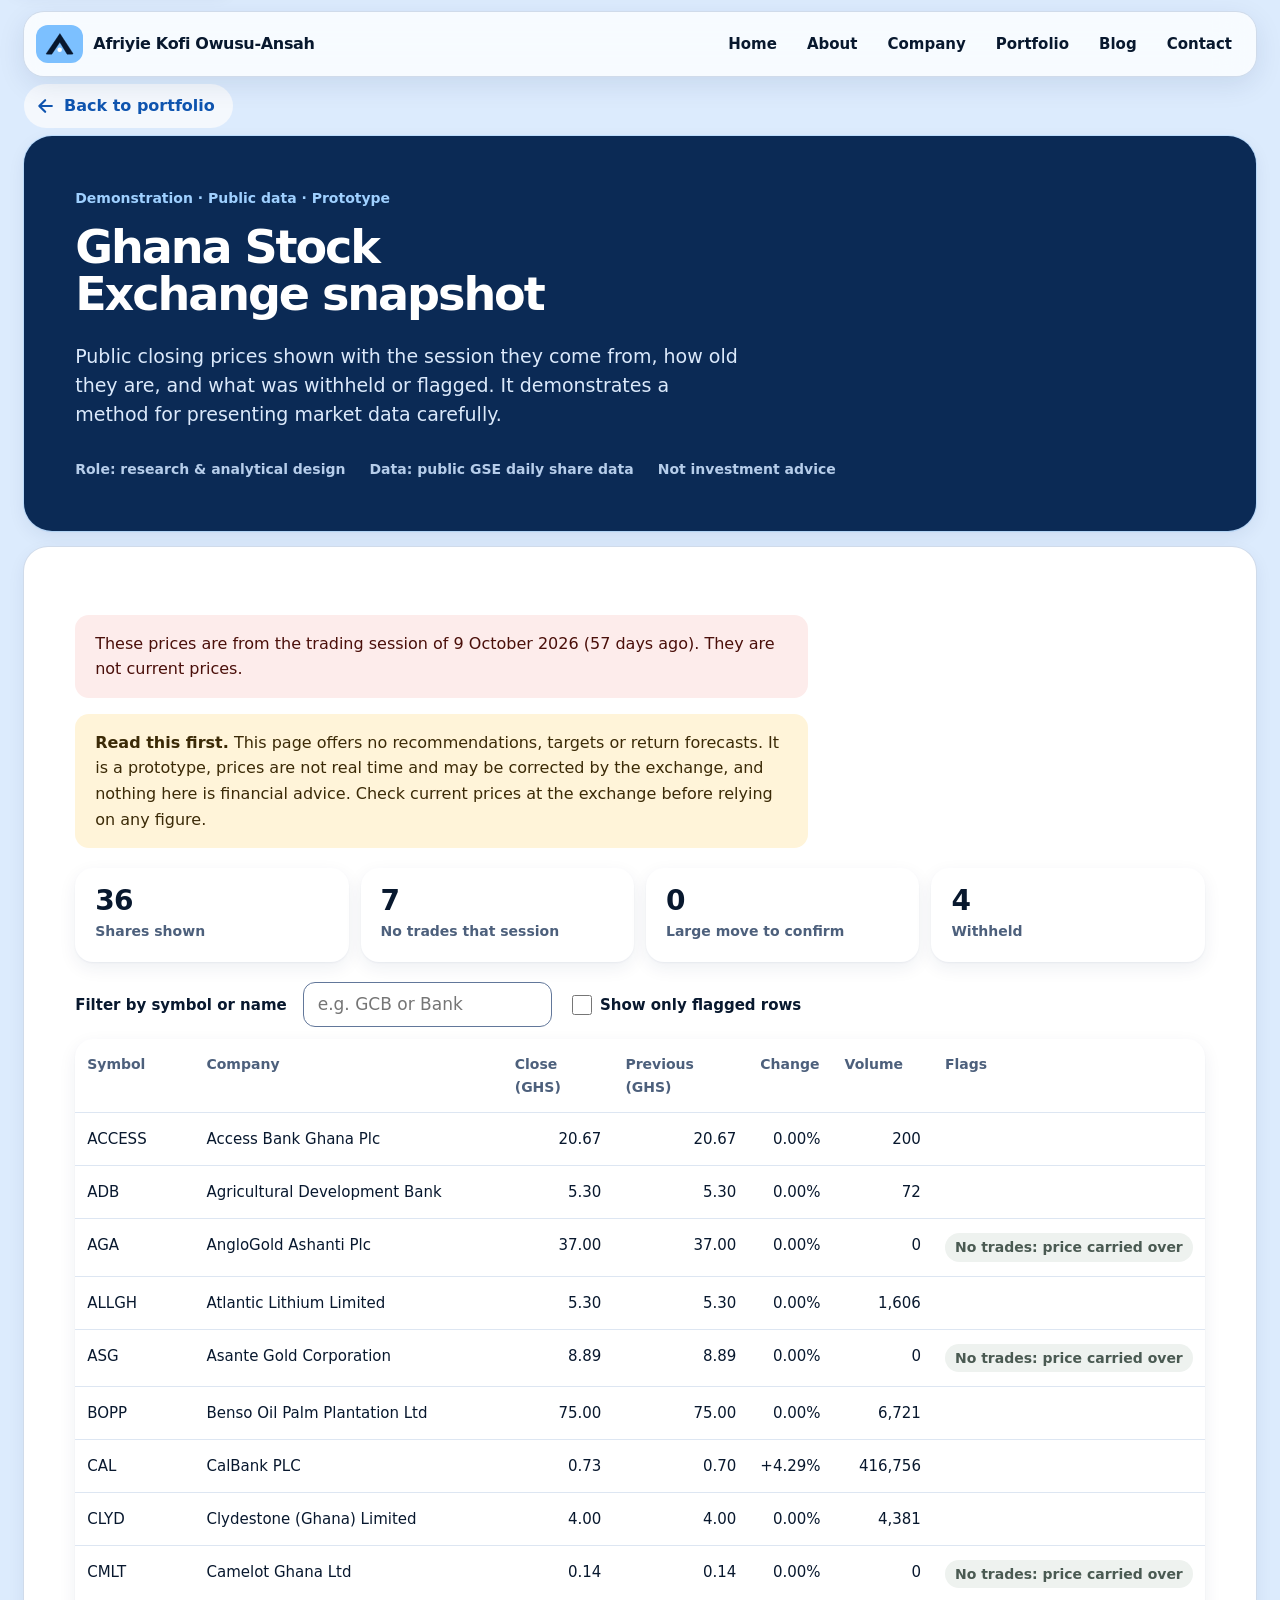
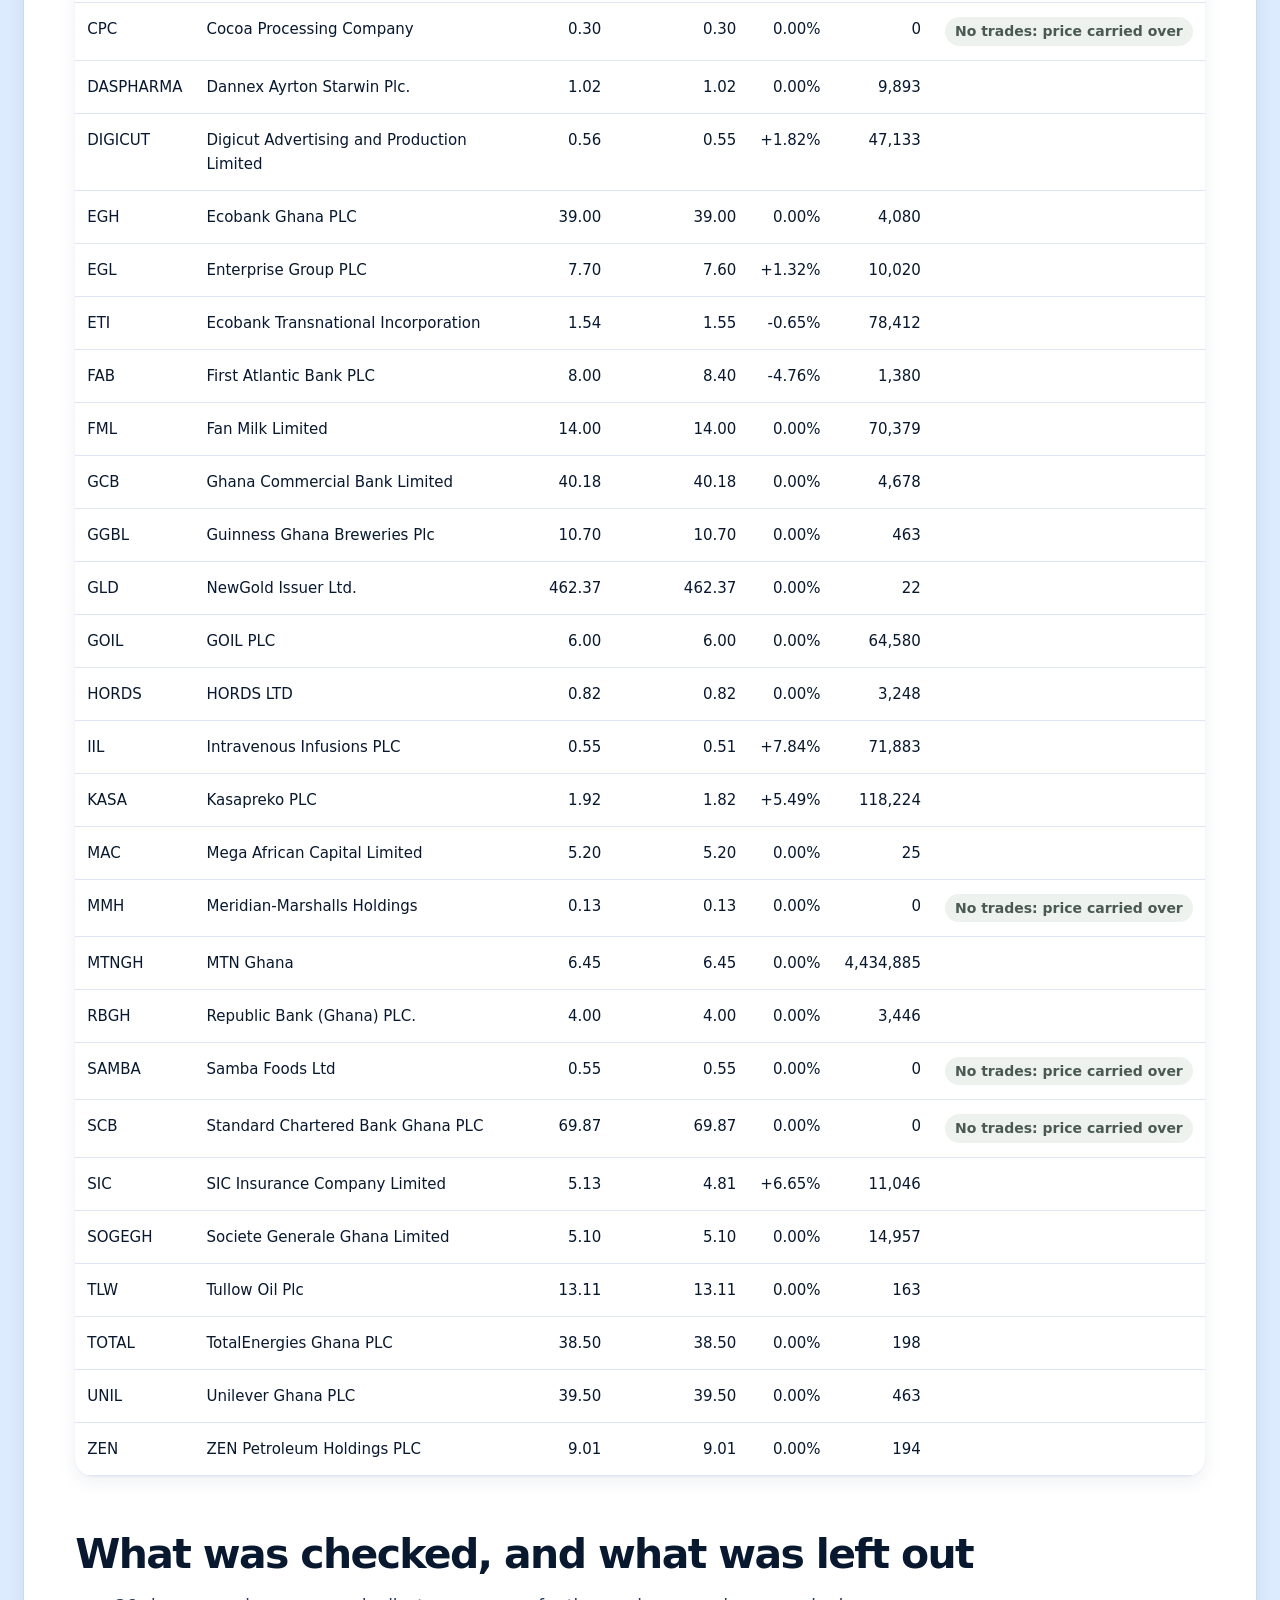
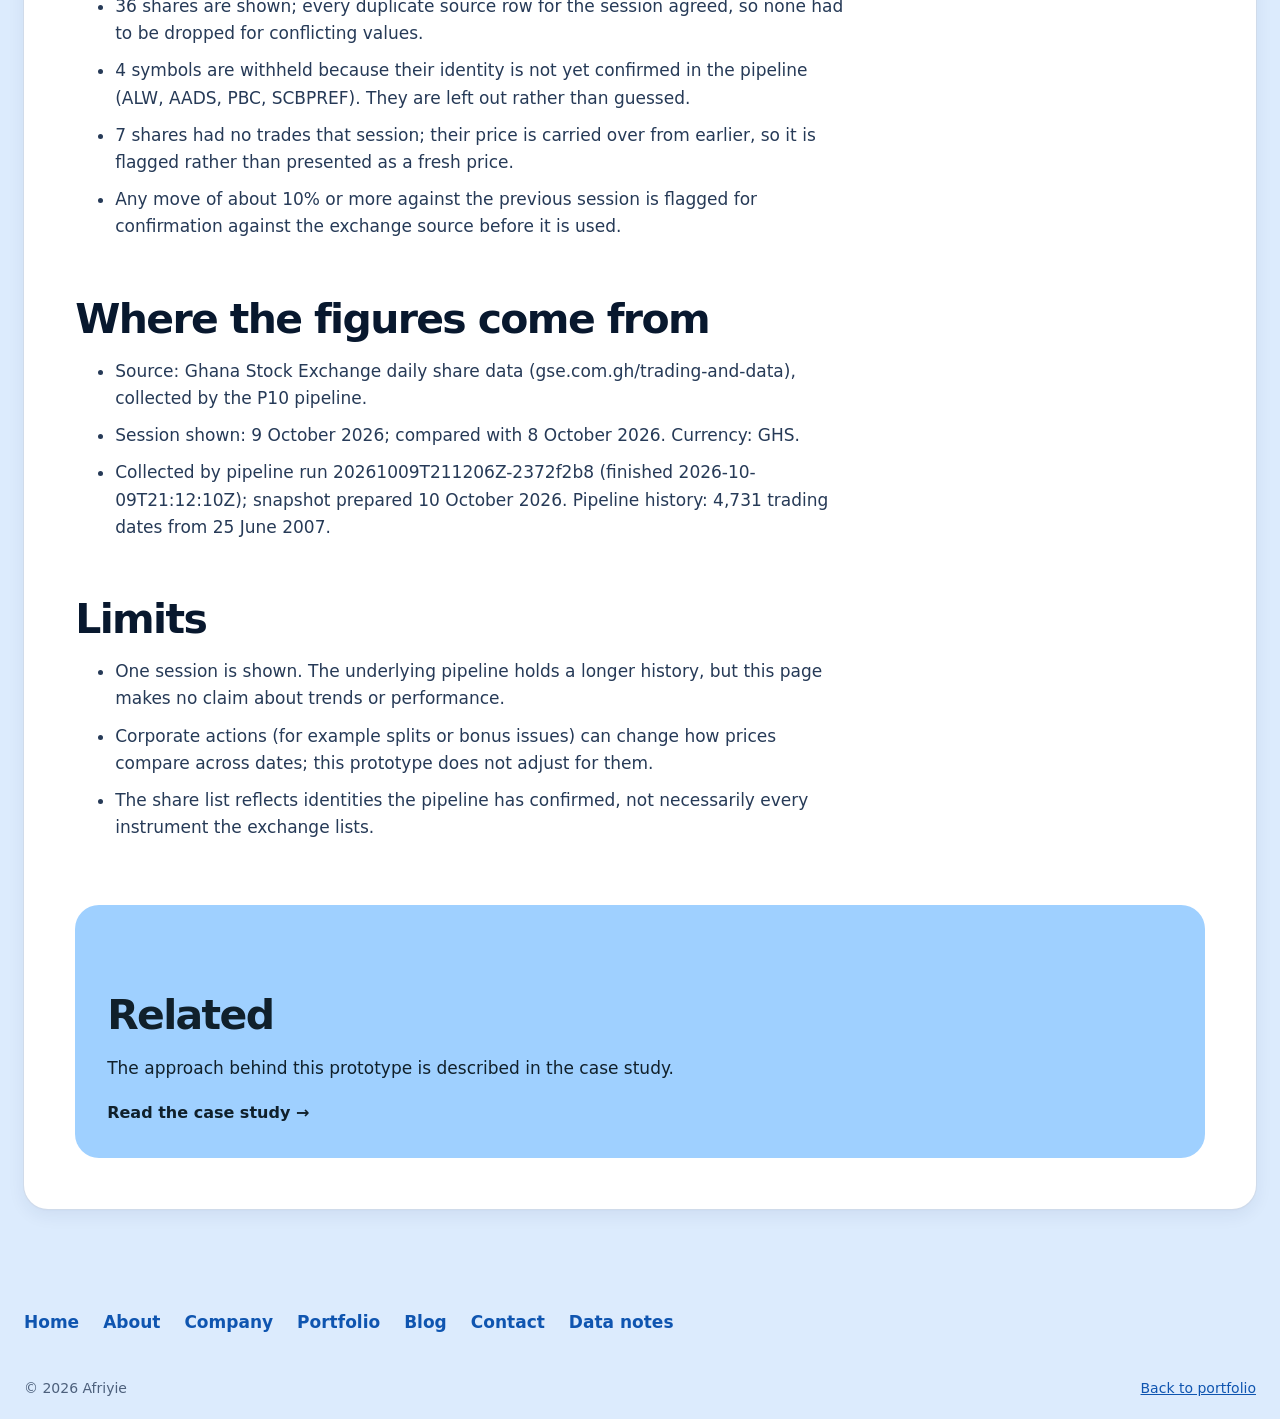
<file: demo-gse.html>
<!doctype html>
<html lang="en">
  <head>
    <meta charset="utf-8" />
    <meta name="viewport" content="width=device-width, initial-scale=1" />
    <meta name="description" content="A public-data prototype: Ghana Stock Exchange closing prices with the source session date, a freshness warning, and visible data-quality flags. No recommendations." />
    <meta name="theme-color" content="#eaf1fb" media="(prefers-color-scheme: light)" /><meta name="theme-color" content="#07101f" media="(prefers-color-scheme: dark)" />
    <title>GSE source-dated snapshot — Afriyie</title>
    <link rel="icon" href="assets/favicon.svg" type="image/svg+xml" />
    <link rel="stylesheet" href="styles.css" />
    <script src="data/gse-snapshot.js" defer></script>
    <script src="script.js" defer></script>
    <script src="demo-gse.js" defer></script>
  </head>
  <body class="article-page">
    <a class="skip-link" href="#demo">Skip to demonstration</a>
    <header class="site-header scrolled" data-header><div class="shell header-inner"><a class="wordmark" href="index.html" aria-label="Afriyie Kofi Owusu-Ansah, home"><svg class="brand-mark" viewBox="262 26 352 268" width="40" height="30" aria-hidden="true" focusable="false"><path class="mark-a" d="M441 33 606 284H529L440 138.5 341.6 284H270Z" stroke-linejoin="round" stroke-width="5"/><circle class="mark-dot" cx="438" cy="230" r="28"/></svg><span class="brand-name">Afriyie <span class="brand-sur">Kofi Owusu-Ansah</span></span></a><button class="menu-toggle" type="button" aria-expanded="false" aria-controls="site-nav" data-menu-toggle><span class="sr-only">Open navigation</span><span aria-hidden="true"></span><span aria-hidden="true"></span></button><nav class="site-nav" id="site-nav" aria-label="Primary" data-nav><a href="index.html">Home</a><a href="index.html#about">About</a><a href="https://cofyafriyie.github.io/ca-data-hub/" data-company-link>Company</a><a href="index.html#work">Portfolio</a><a href="blog.html">Blog</a><a href="index.html#contact">Contact</a></nav></div></header>
    <main id="demo">
      <div class="back-bar"><div class="shell"><a class="back-link" href="index.html#work" data-back><svg viewBox="0 0 24 24" aria-hidden="true" focusable="false"><path d="M19 12H5M11 5l-7 7 7 7"/></svg><span>Back to portfolio</span></a></div></div>
      <header class="article-hero"><div class="shell"><p class="eyebrow">Demonstration · Public data · Prototype</p><h1>Ghana Stock Exchange snapshot</h1><p class="article-deck">Public closing prices shown with the session they come from, how old they are, and what was withheld or flagged. It demonstrates a method for presenting market data carefully.</p><div class="article-meta"><span>Role: research &amp; analytical design</span><span>Data: public GSE daily share data</span><span>Not investment advice</span></div></div></header>
      <div class="article-body demo-body">
        <p class="demo-fresh" id="fresh" role="status"></p>
        <p class="demo-notice" role="note"><strong>Read this first.</strong> This page offers no recommendations, targets or return forecasts. It is a prototype, prices are not real time and may be corrected by the exchange, and nothing here is financial advice. Check current prices at the exchange before relying on any figure.</p>

        <div class="demo-kpis" aria-label="Snapshot summary">
          <div><b id="k-shown">–</b><span>Shares shown</span></div>
          <div><b id="k-notrade">–</b><span>No trades that session</span></div>
          <div><b id="k-large">–</b><span>Large move to confirm</span></div>
          <div><b id="k-withheld">–</b><span>Withheld</span></div>
        </div>

        <div class="demo-search">
          <label for="q">Filter by symbol or name</label>
          <input id="q" type="search" autocomplete="off" placeholder="e.g. GCB or Bank" />
          <label><input id="flagged" type="checkbox" /> Show only flagged rows</label>
        </div>
        <p class="sr-only" id="count" aria-live="polite"></p>

        <div class="demo-table-wrap" tabindex="0" role="region" aria-label="Closing prices by share">
          <table class="case-table demo-table">
            <caption class="sr-only">Closing price, previous close, change and volume for each listed share, with data-quality flags</caption>
            <thead><tr><th scope="col">Symbol</th><th scope="col">Company</th><th scope="col">Close (GHS)</th><th scope="col">Previous (GHS)</th><th scope="col">Change</th><th scope="col">Volume</th><th scope="col">Flags</th></tr></thead>
            <tbody id="rows"></tbody>
          </table>
        </div>

        <h2>What was checked, and what was left out</h2>
        <ul id="checks"></ul>
        <h2>Where the figures come from</h2>
        <ul id="provenance"></ul>
        <h2>Limits</h2>
        <ul>
          <li>One session is shown. The underlying pipeline holds a longer history, but this page makes no claim about trends or performance.</li>
          <li>Corporate actions (for example splits or bonus issues) can change how prices compare across dates; this prototype does not adjust for them.</li>
          <li>The share list reflects identities the pipeline has confirmed, not necessarily every instrument the exchange lists.</li>
        </ul>
        <div class="article-cta"><h2>Related</h2><p>The approach behind this prototype is described in the case study.</p><a class="text-link" href="gse-analysis-case-study.html">Read the case study →</a></div>
      </div>
    </main>
    <footer class="site-footer"><div class="shell footer-inner"><nav class="footer-nav" aria-label="Footer"><a href="index.html">Home</a><a href="index.html#about">About</a><a href="https://cofyafriyie.github.io/ca-data-hub/" data-company-link>Company</a><a href="index.html#work">Portfolio</a><a href="blog.html">Blog</a><a href="index.html#contact">Contact</a><a href="data-notes.html">Data notes</a></nav><p>© <span data-year></span> Afriyie</p><p><a href="index.html#work">Back to portfolio</a></p></div></footer>
  </body>
</html>
</file>
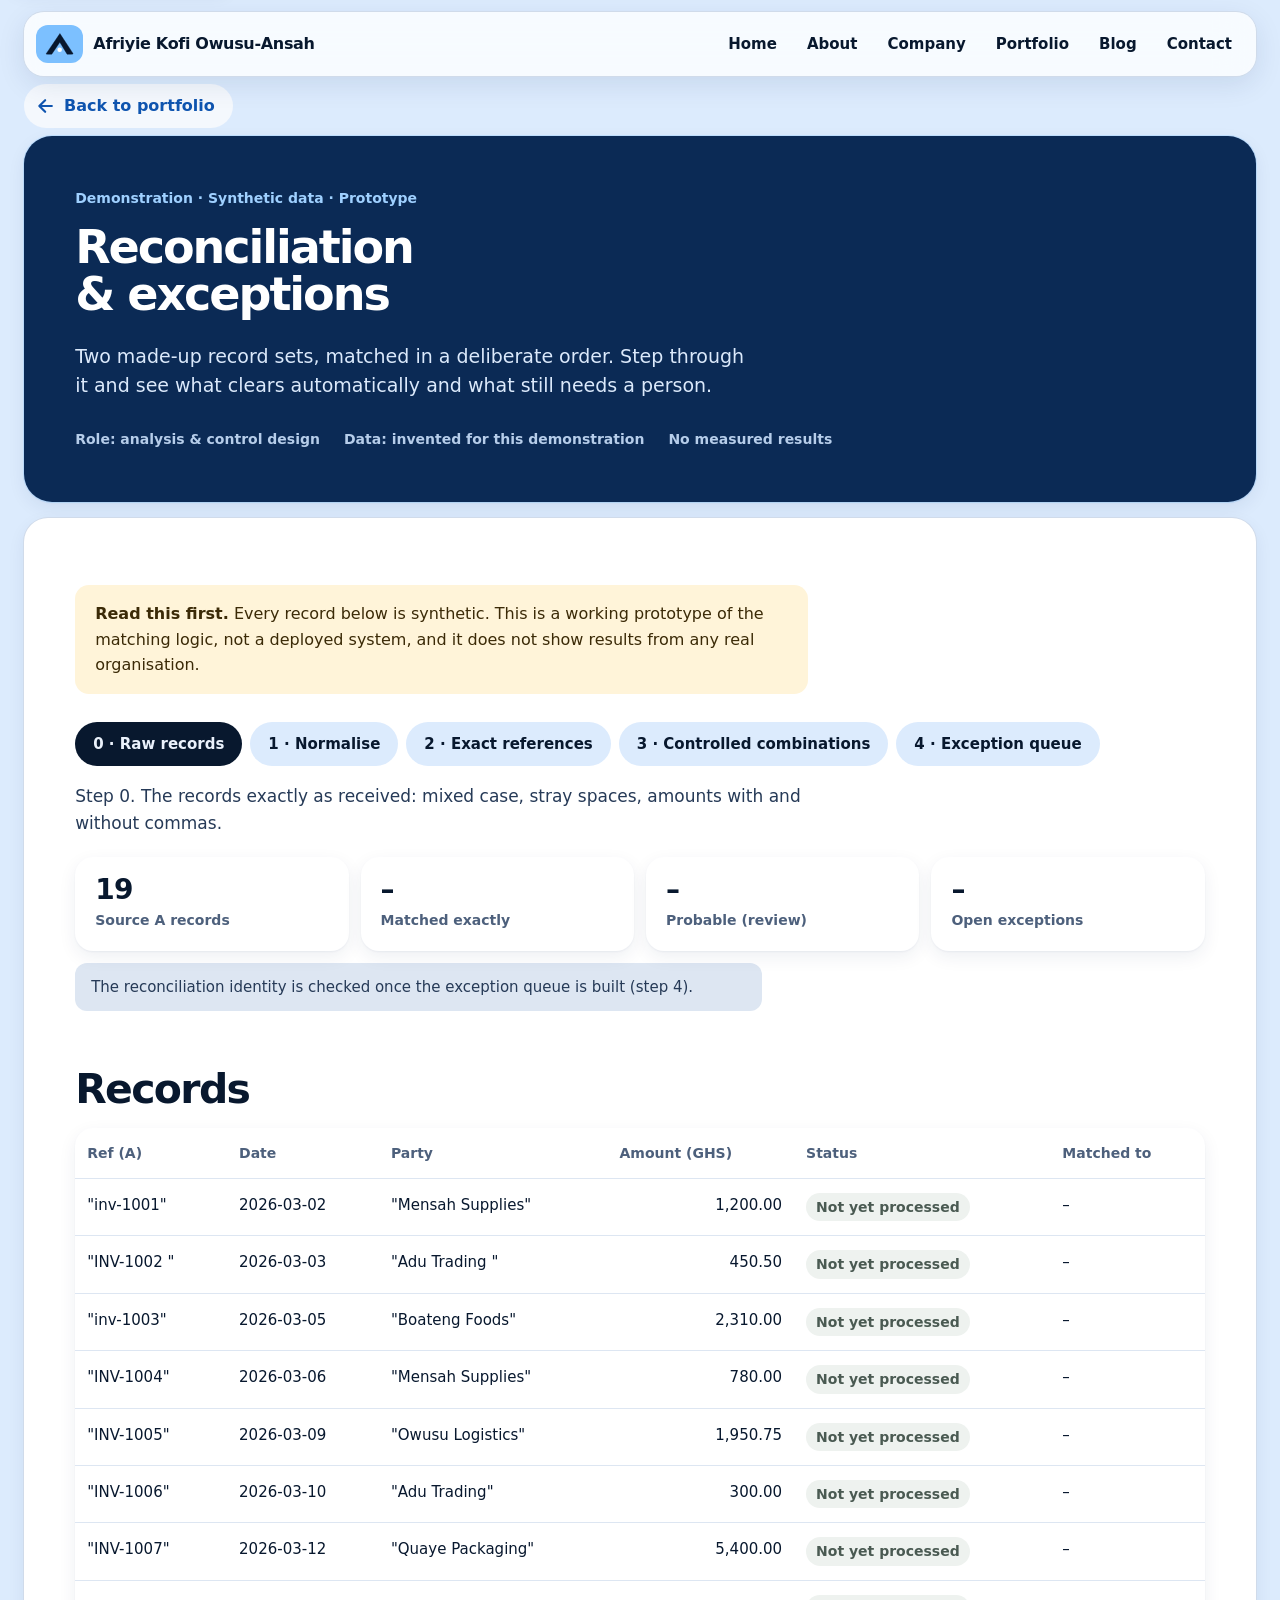
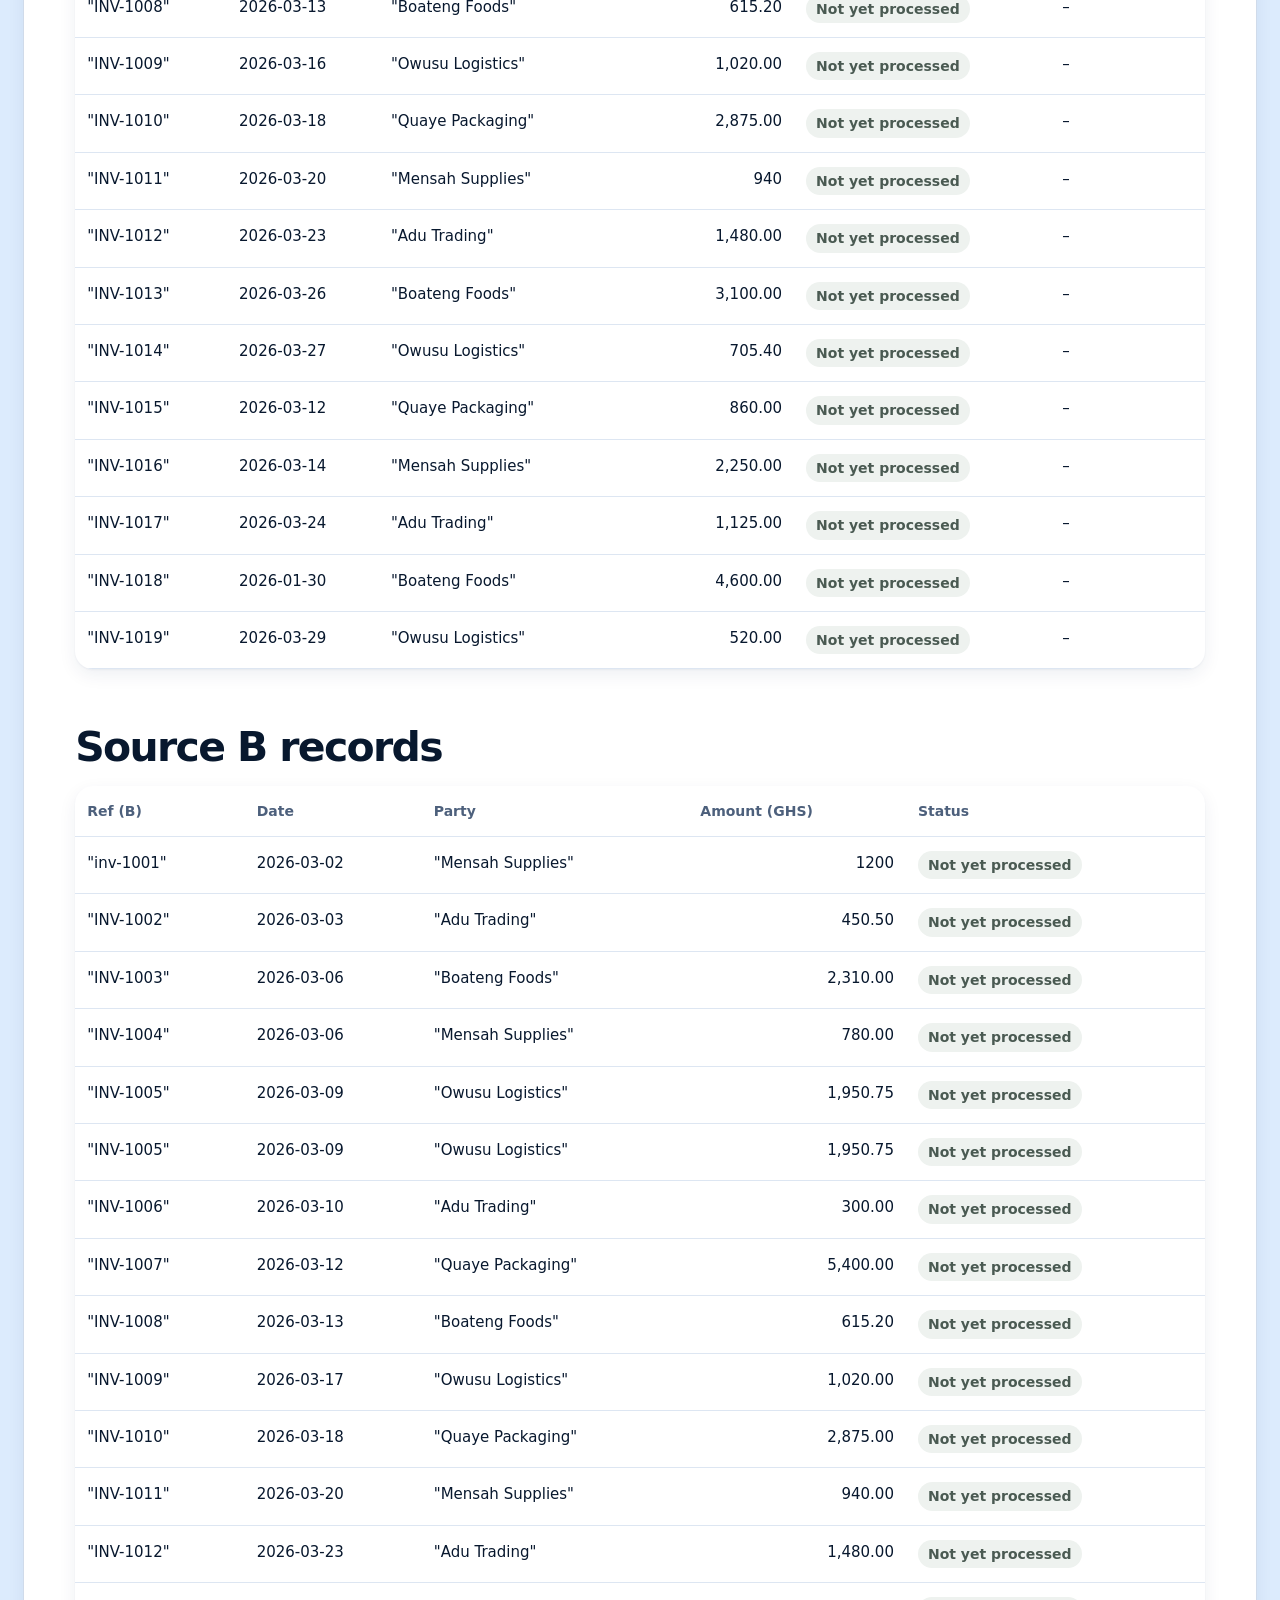
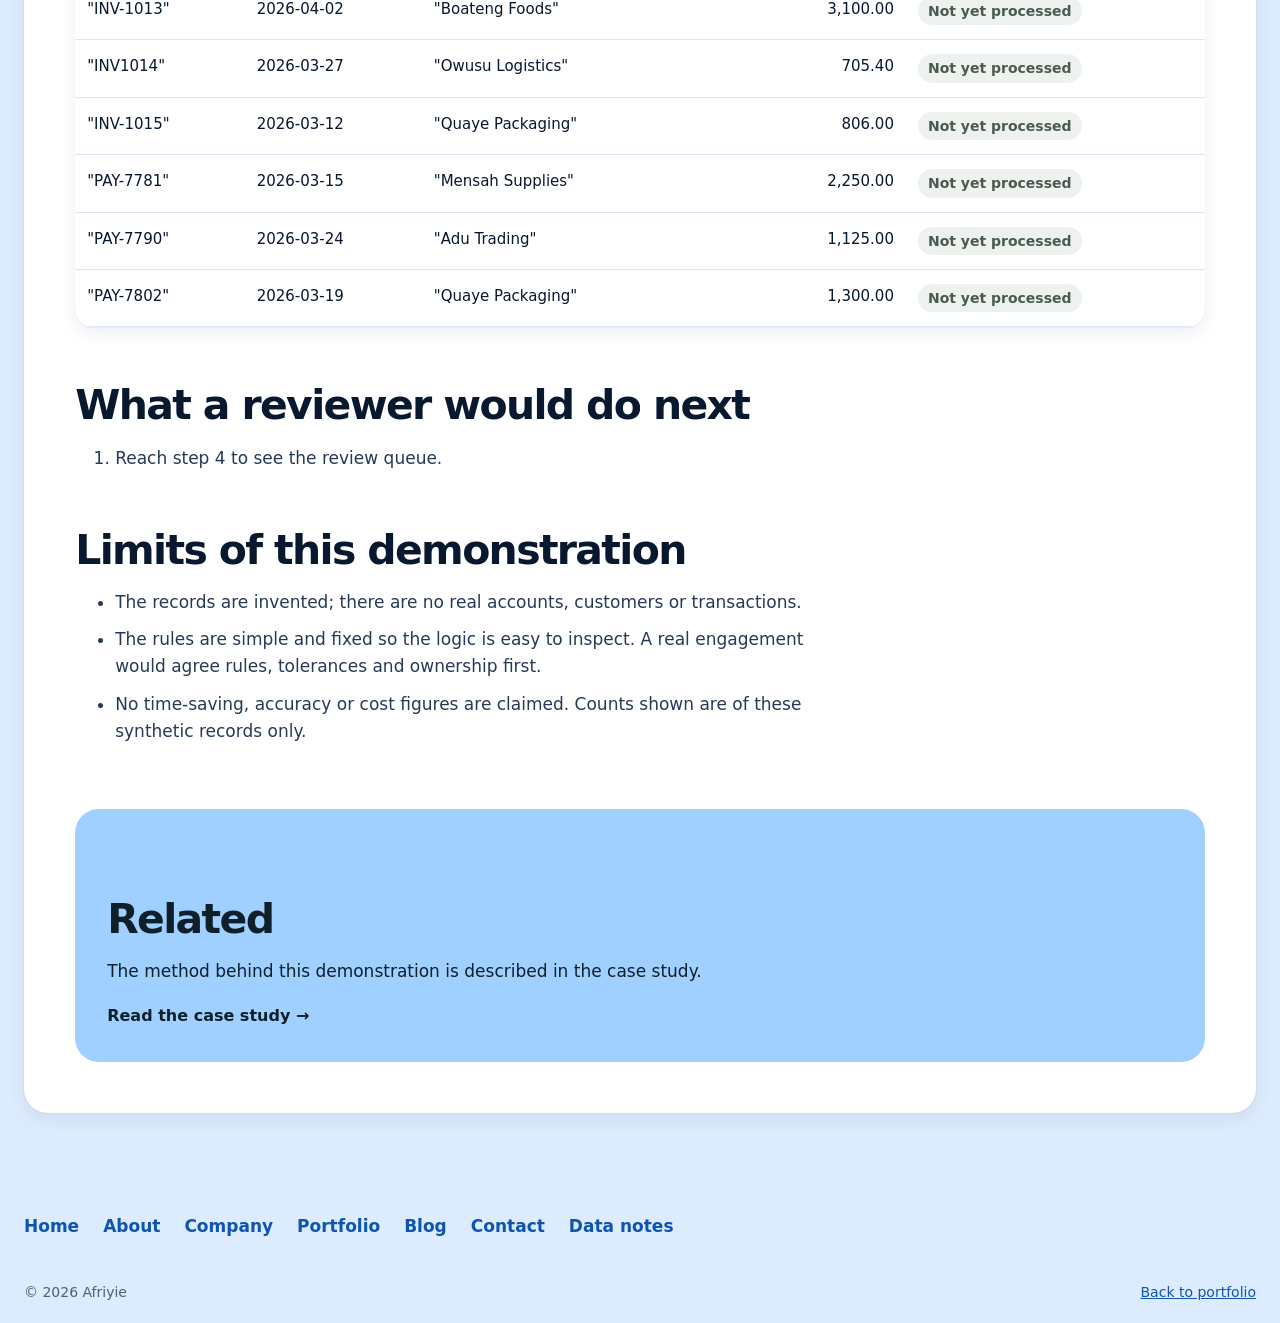
<file: demo-reconciliation.html>
<!doctype html>
<html lang="en">
  <head>
    <meta charset="utf-8" />
    <meta name="viewport" content="width=device-width, initial-scale=1" />
    <meta name="description" content="An interactive prototype using synthetic records: match two sources step by step and see which exceptions need a person." />
    <meta name="theme-color" content="#eaf1fb" media="(prefers-color-scheme: light)" /><meta name="theme-color" content="#07101f" media="(prefers-color-scheme: dark)" />
    <title>Reconciliation demonstration — Afriyie</title>
    <link rel="icon" href="assets/favicon.svg" type="image/svg+xml" />
    <link rel="stylesheet" href="styles.css" />
    <script src="script.js" defer></script>
    <script src="demo-reconciliation.js" defer></script>
  </head>
  <body class="article-page">
    <a class="skip-link" href="#demo">Skip to demonstration</a>
    <header class="site-header scrolled" data-header><div class="shell header-inner"><a class="wordmark" href="index.html" aria-label="Afriyie Kofi Owusu-Ansah, home"><svg class="brand-mark" viewBox="262 26 352 268" width="40" height="30" aria-hidden="true" focusable="false"><path class="mark-a" d="M441 33 606 284H529L440 138.5 341.6 284H270Z" stroke-linejoin="round" stroke-width="5"/><circle class="mark-dot" cx="438" cy="230" r="28"/></svg><span class="brand-name">Afriyie <span class="brand-sur">Kofi Owusu-Ansah</span></span></a><button class="menu-toggle" type="button" aria-expanded="false" aria-controls="site-nav" data-menu-toggle><span class="sr-only">Open navigation</span><span aria-hidden="true"></span><span aria-hidden="true"></span></button><nav class="site-nav" id="site-nav" aria-label="Primary" data-nav><a href="index.html">Home</a><a href="index.html#about">About</a><a href="https://cofyafriyie.github.io/ca-data-hub/" data-company-link>Company</a><a href="index.html#work">Portfolio</a><a href="blog.html">Blog</a><a href="index.html#contact">Contact</a></nav></div></header>
    <main id="demo">
      <div class="back-bar"><div class="shell"><a class="back-link" href="index.html#work" data-back><svg viewBox="0 0 24 24" aria-hidden="true" focusable="false"><path d="M19 12H5M11 5l-7 7 7 7"/></svg><span>Back to portfolio</span></a></div></div>
      <header class="article-hero"><div class="shell"><p class="eyebrow">Demonstration · Synthetic data · Prototype</p><h1>Reconciliation &amp; exceptions</h1><p class="article-deck">Two made-up record sets, matched in a deliberate order. Step through it and see what clears automatically and what still needs a person.</p><div class="article-meta"><span>Role: analysis &amp; control design</span><span>Data: invented for this demonstration</span><span>No measured results</span></div></div></header>
      <div class="article-body demo-body">
        <p class="demo-notice" role="note"><strong>Read this first.</strong> Every record below is synthetic. This is a working prototype of the matching logic, not a deployed system, and it does not show results from any real organisation.</p>

        <div class="demo-controls" role="group" aria-label="Matching steps">
          <button type="button" class="demo-step" data-step="0" aria-pressed="true">0 · Raw records</button>
          <button type="button" class="demo-step" data-step="1" aria-pressed="false">1 · Normalise</button>
          <button type="button" class="demo-step" data-step="2" aria-pressed="false">2 · Exact references</button>
          <button type="button" class="demo-step" data-step="3" aria-pressed="false">3 · Controlled combinations</button>
          <button type="button" class="demo-step" data-step="4" aria-pressed="false">4 · Exception queue</button>
        </div>
        <p class="demo-explain" id="step-explain" aria-live="polite"></p>

        <div class="demo-kpis" aria-live="polite" aria-label="Reconciliation totals">
          <div><b id="k-a">–</b><span>Source A records</span></div>
          <div><b id="k-exact">–</b><span>Matched exactly</span></div>
          <div><b id="k-prob">–</b><span>Probable (review)</span></div>
          <div><b id="k-open">–</b><span>Open exceptions</span></div>
        </div>
        <p class="demo-identity" id="identity"></p>

        <h2>Records</h2>
        <div class="demo-table-wrap" tabindex="0" role="region" aria-label="Source A records with match status">
          <table class="case-table demo-table">
            <caption class="sr-only">Source A records with their match status at the selected step</caption>
            <thead><tr><th scope="col">Ref (A)</th><th scope="col">Date</th><th scope="col">Party</th><th scope="col">Amount (GHS)</th><th scope="col">Status</th><th scope="col">Matched to</th></tr></thead>
            <tbody id="rows-a"></tbody>
          </table>
        </div>

        <h2>Source B records</h2>
        <div class="demo-table-wrap" tabindex="0" role="region" aria-label="Source B records with match status">
          <table class="case-table demo-table">
            <caption class="sr-only">Source B records and their match status at the selected step</caption>
            <thead><tr><th scope="col">Ref (B)</th><th scope="col">Date</th><th scope="col">Party</th><th scope="col">Amount (GHS)</th><th scope="col">Status</th></tr></thead>
            <tbody id="rows-b"></tbody>
          </table>
        </div>

        <h2>What a reviewer would do next</h2>
        <ol id="actions"></ol>

        <h2>Limits of this demonstration</h2>
        <ul>
          <li>The records are invented; there are no real accounts, customers or transactions.</li>
          <li>The rules are simple and fixed so the logic is easy to inspect. A real engagement would agree rules, tolerances and ownership first.</li>
          <li>No time-saving, accuracy or cost figures are claimed. Counts shown are of these synthetic records only.</li>
        </ul>
        <div class="article-cta"><h2>Related</h2><p>The method behind this demonstration is described in the case study.</p><a class="text-link" href="reconciliation-case-study.html">Read the case study →</a></div>
      </div>
    </main>
    <footer class="site-footer"><div class="shell footer-inner"><nav class="footer-nav" aria-label="Footer"><a href="index.html">Home</a><a href="index.html#about">About</a><a href="https://cofyafriyie.github.io/ca-data-hub/" data-company-link>Company</a><a href="index.html#work">Portfolio</a><a href="blog.html">Blog</a><a href="index.html#contact">Contact</a><a href="data-notes.html">Data notes</a></nav><p>© <span data-year></span> Afriyie</p><p><a href="index.html#work">Back to portfolio</a></p></div></footer>
  </body>
</html>
</file>
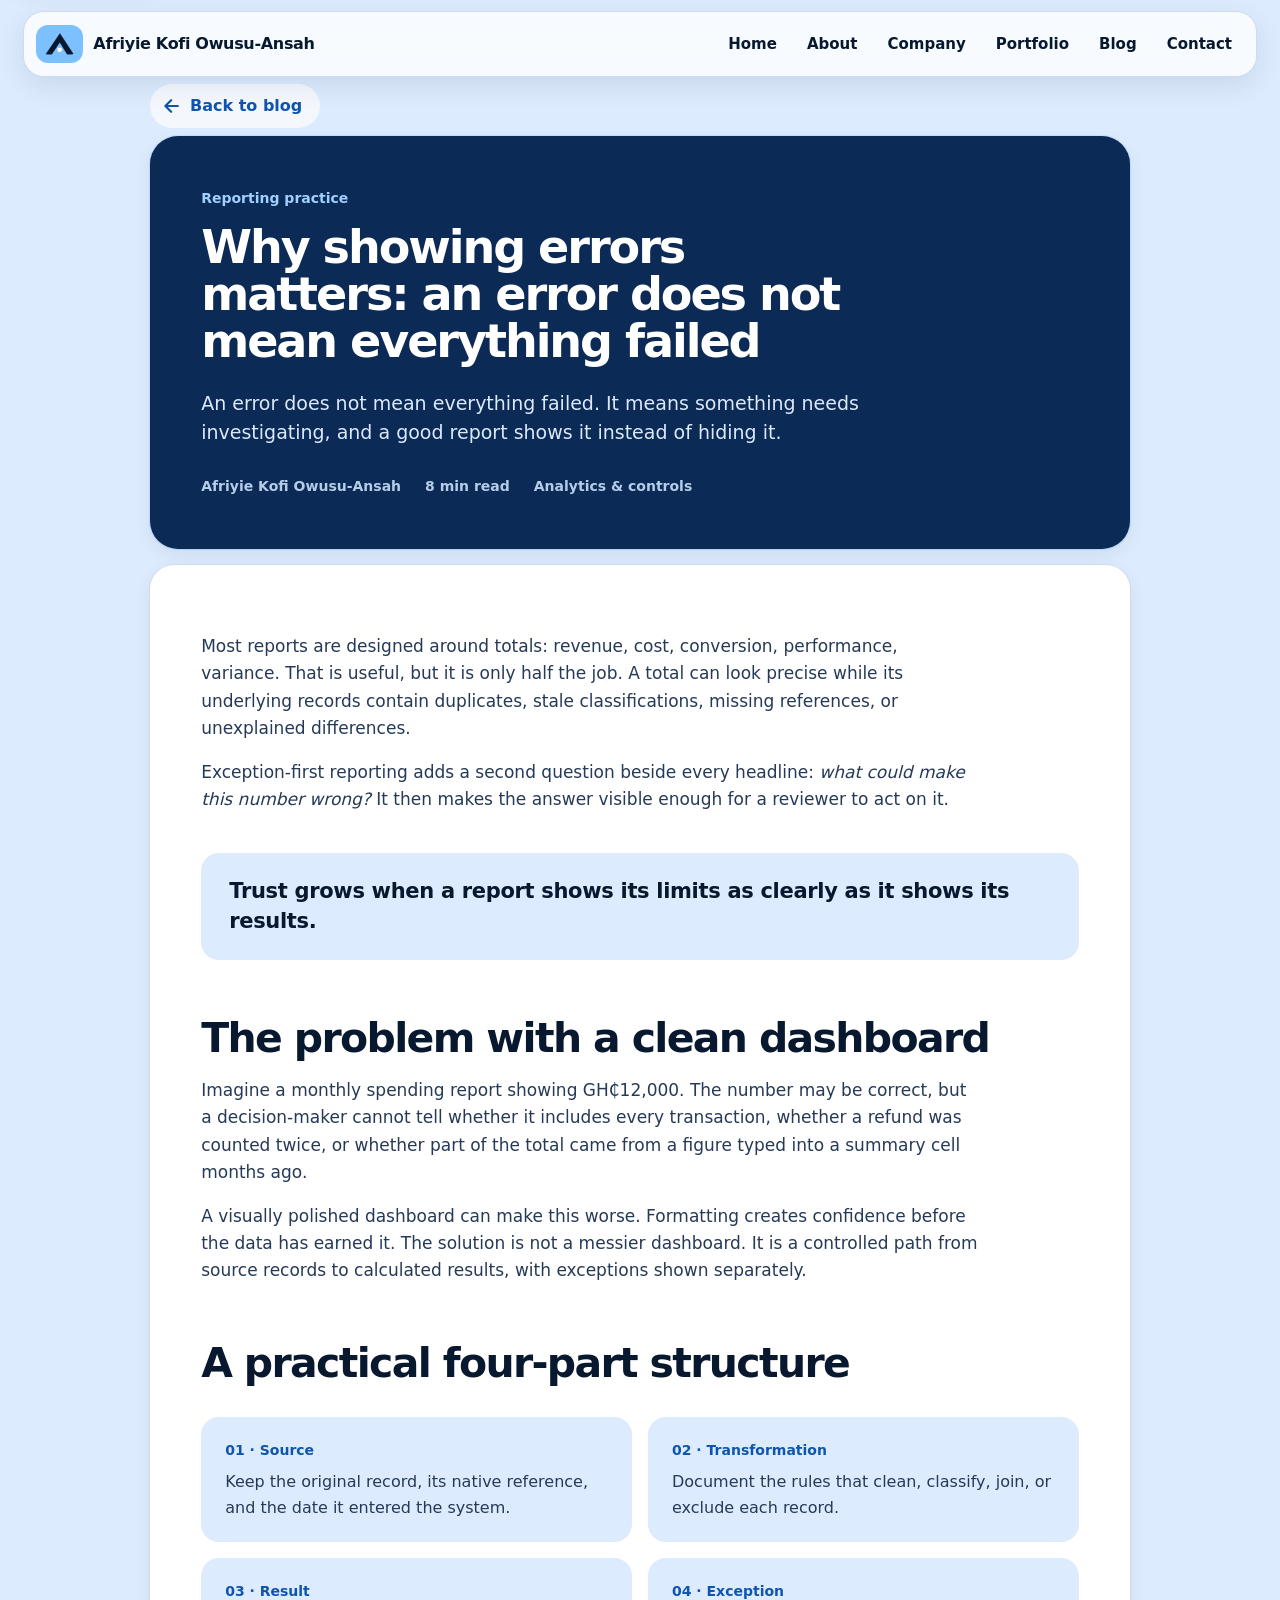
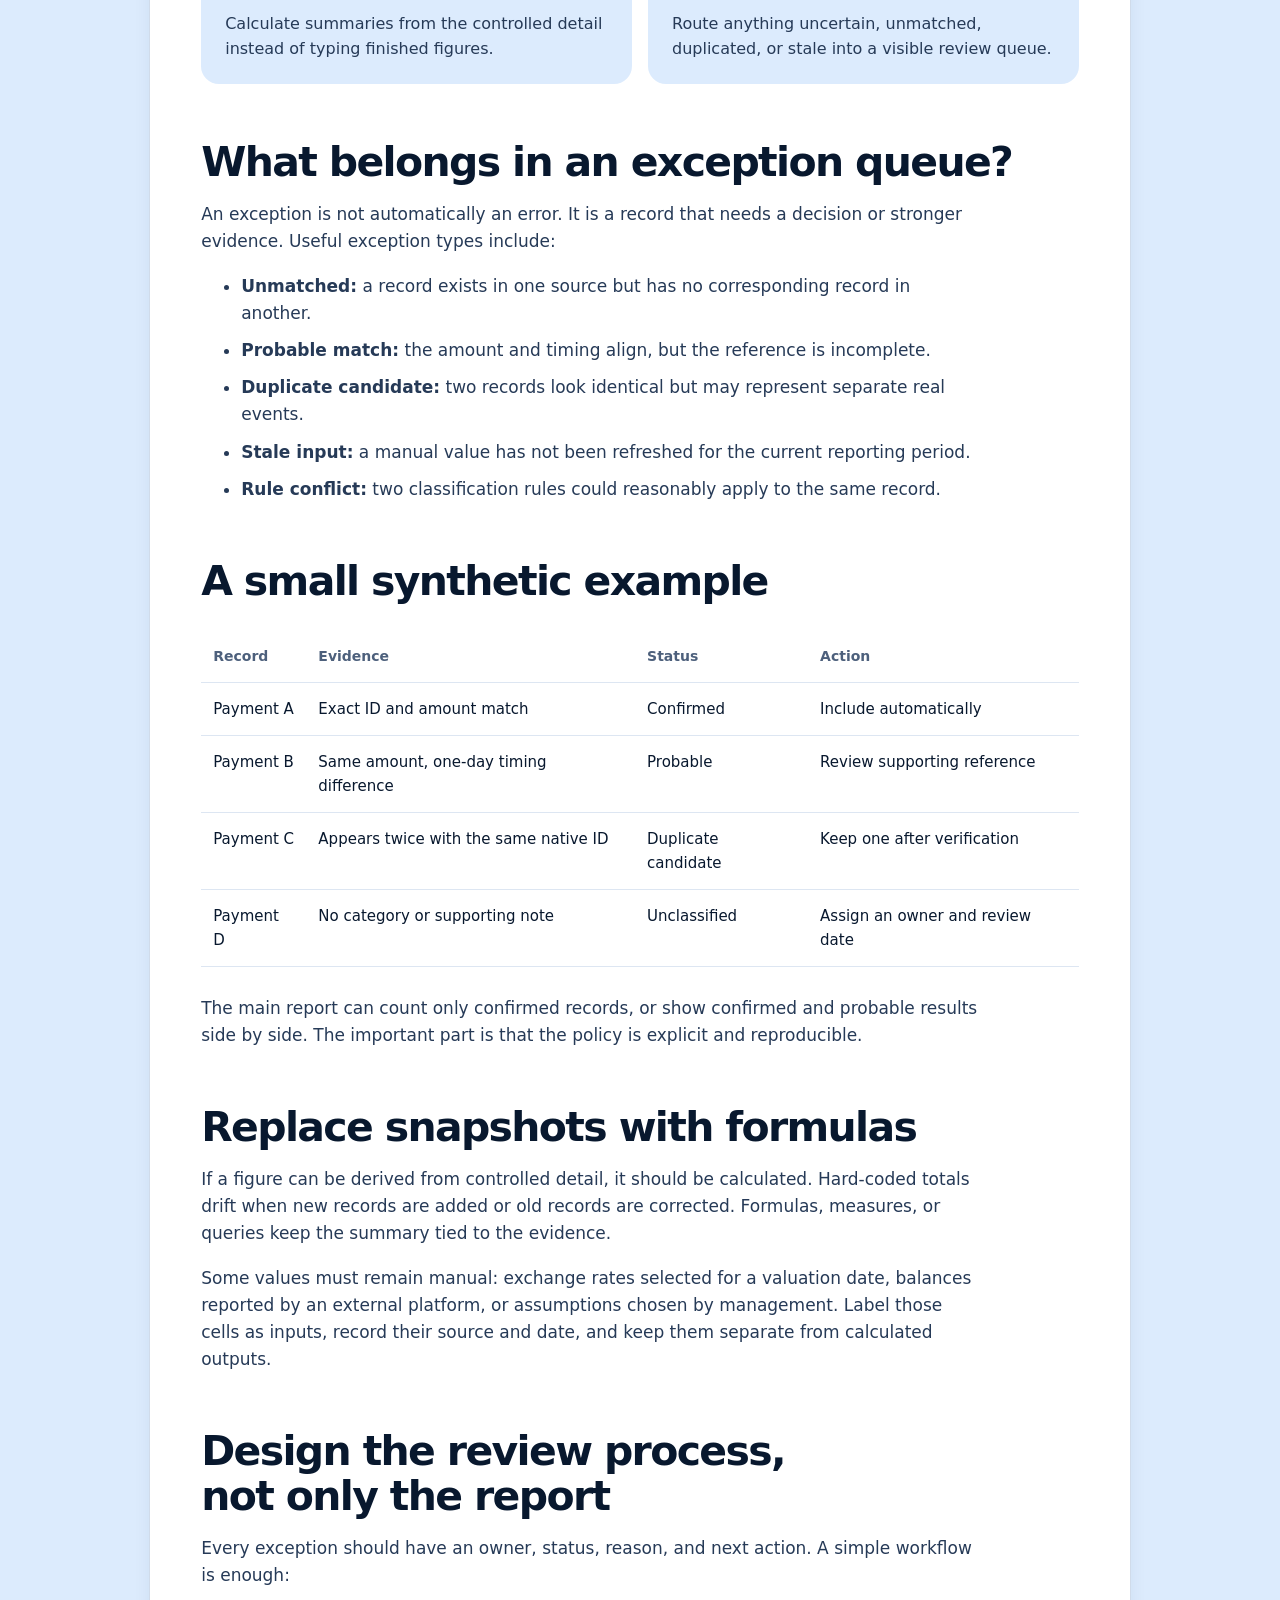
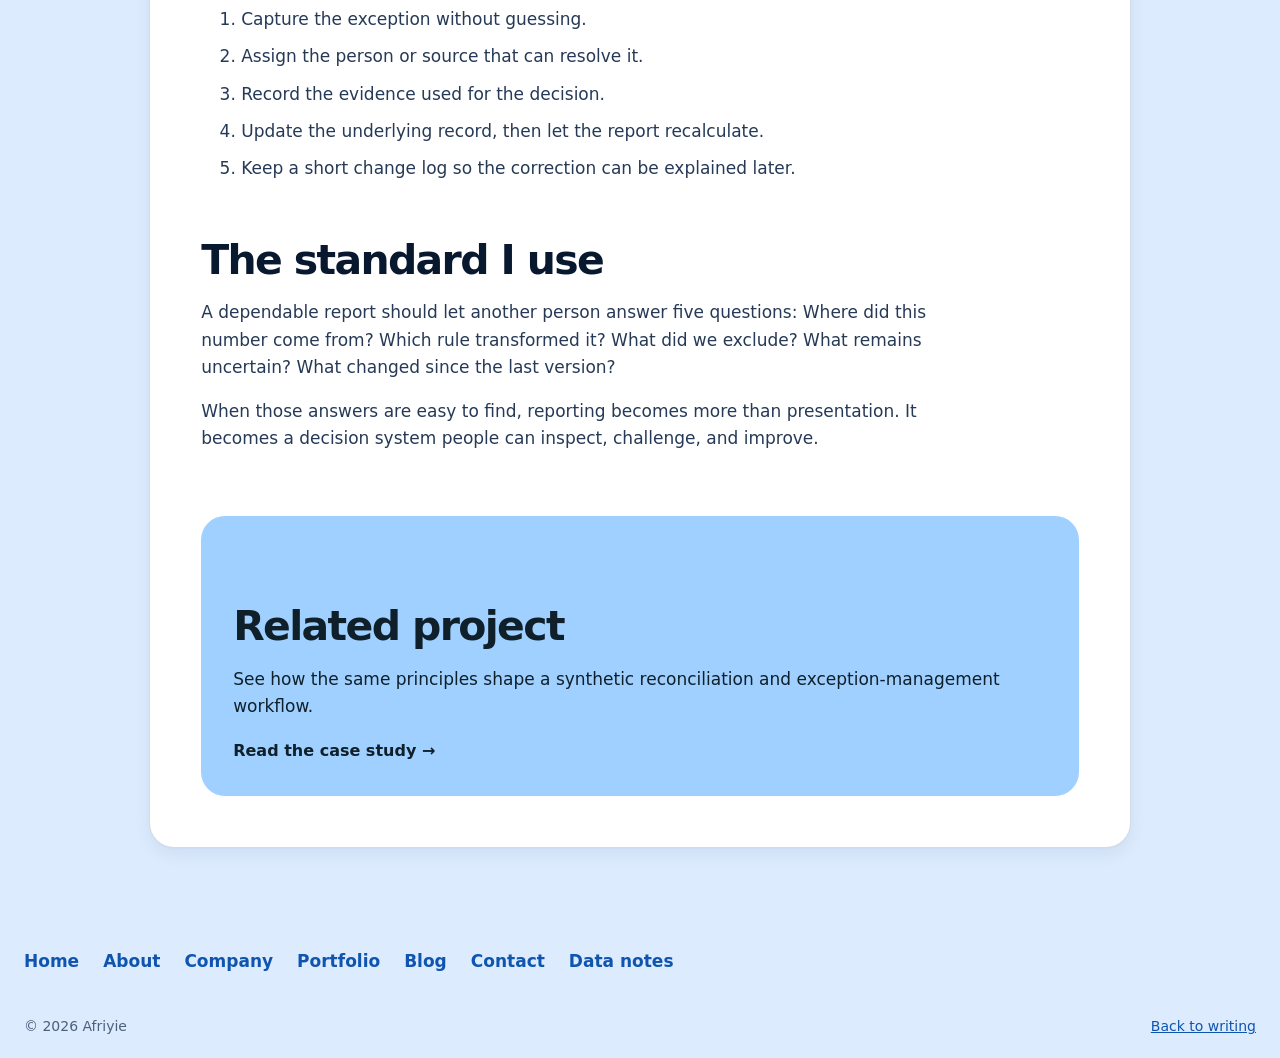
<file: exception-first-reporting.html>
<!doctype html>
<html lang="en">
  <head>
    <meta charset="utf-8" />
    <meta name="viewport" content="width=device-width, initial-scale=1" />
    <meta name="description" content="A practical guide to exception-first reporting: designing reports that make uncertainty, stale inputs, and unresolved records visible." />
    <meta name="theme-color" content="#eaf1fb" media="(prefers-color-scheme: light)" /><meta name="theme-color" content="#07101f" media="(prefers-color-scheme: dark)" />
    <title>Why showing errors matters: an error does not mean everything failed — Afriyie</title>
    <link rel="icon" href="assets/favicon.svg" type="image/svg+xml" />
    <link rel="stylesheet" href="styles.css" />
    <script src="script.js" defer></script>
  </head>
  <body class="article-page">
    <a class="skip-link" href="#article">Skip to article</a>
    <header class="site-header scrolled" data-header><div class="shell header-inner"><a class="wordmark" href="index.html" aria-label="Afriyie Kofi Owusu-Ansah, home"><svg class="brand-mark" viewBox="262 26 352 268" width="40" height="30" aria-hidden="true" focusable="false"><path class="mark-a" d="M441 33 606 284H529L440 138.5 341.6 284H270Z" stroke-linejoin="round" stroke-width="5"/><circle class="mark-dot" cx="438" cy="230" r="28"/></svg><span class="brand-name">Afriyie <span class="brand-sur">Kofi Owusu-Ansah</span></span></a><button class="menu-toggle" type="button" aria-expanded="false" aria-controls="site-nav" data-menu-toggle><span class="sr-only">Open navigation</span><span aria-hidden="true"></span><span aria-hidden="true"></span></button><nav class="site-nav" id="site-nav" aria-label="Primary" data-nav><a href="index.html">Home</a><a href="index.html#about">About</a><a href="https://cofyafriyie.github.io/ca-data-hub/" data-company-link>Company</a><a href="index.html#work">Portfolio</a><a href="blog.html">Blog</a><a href="index.html#contact">Contact</a></nav></div></header>
    <main id="article">
      <div class="back-bar"><div class="shell"><a class="back-link" href="blog.html" data-back><svg viewBox="0 0 24 24" aria-hidden="true" focusable="false"><path d="M19 12H5M11 5l-7 7 7 7"/></svg><span>Back to blog</span></a></div></div>
      <header class="article-hero"><div class="shell"><p class="eyebrow">Reporting practice</p><h1>Why showing errors matters: an error does not mean everything failed</h1><p class="article-deck">An error does not mean everything failed. It means something needs investigating, and a good report shows it instead of hiding it.</p><div class="article-meta"><span>Afriyie Kofi Owusu-Ansah</span><span>8 min read</span><span>Analytics &amp; controls</span></div></div></header>
      <article class="article-body">
        <p>Most reports are designed around totals: revenue, cost, conversion, performance, variance. That is useful, but it is only half the job. A total can look precise while its underlying records contain duplicates, stale classifications, missing references, or unexplained differences.</p>
        <p>Exception-first reporting adds a second question beside every headline: <em>what could make this number wrong?</em> It then makes the answer visible enough for a reviewer to act on it.</p>

        <blockquote><p>Trust grows when a report shows its limits as clearly as it shows its results.</p></blockquote>

        <h2>The problem with a clean dashboard</h2>
        <p>Imagine a monthly spending report showing GH₵12,000. The number may be correct, but a decision-maker cannot tell whether it includes every transaction, whether a refund was counted twice, or whether part of the total came from a figure typed into a summary cell months ago.</p>
        <p>A visually polished dashboard can make this worse. Formatting creates confidence before the data has earned it. The solution is not a messier dashboard. It is a controlled path from source records to calculated results, with exceptions shown separately.</p>

        <h2>A practical four-part structure</h2>
        <div class="method-grid">
          <div class="method-card"><b>01 · Source</b><p>Keep the original record, its native reference, and the date it entered the system.</p></div>
          <div class="method-card"><b>02 · Transformation</b><p>Document the rules that clean, classify, join, or exclude each record.</p></div>
          <div class="method-card"><b>03 · Result</b><p>Calculate summaries from the controlled detail instead of typing finished figures.</p></div>
          <div class="method-card"><b>04 · Exception</b><p>Route anything uncertain, unmatched, duplicated, or stale into a visible review queue.</p></div>
        </div>

        <h2>What belongs in an exception queue?</h2>
        <p>An exception is not automatically an error. It is a record that needs a decision or stronger evidence. Useful exception types include:</p>
        <ul>
          <li><strong>Unmatched:</strong> a record exists in one source but has no corresponding record in another.</li>
          <li><strong>Probable match:</strong> the amount and timing align, but the reference is incomplete.</li>
          <li><strong>Duplicate candidate:</strong> two records look identical but may represent separate real events.</li>
          <li><strong>Stale input:</strong> a manual value has not been refreshed for the current reporting period.</li>
          <li><strong>Rule conflict:</strong> two classification rules could reasonably apply to the same record.</li>
        </ul>

        <h2>A small synthetic example</h2>
        <table class="case-table">
          <thead><tr><th>Record</th><th>Evidence</th><th>Status</th><th>Action</th></tr></thead>
          <tbody>
            <tr><td>Payment A</td><td>Exact ID and amount match</td><td>Confirmed</td><td>Include automatically</td></tr>
            <tr><td>Payment B</td><td>Same amount, one-day timing difference</td><td>Probable</td><td>Review supporting reference</td></tr>
            <tr><td>Payment C</td><td>Appears twice with the same native ID</td><td>Duplicate candidate</td><td>Keep one after verification</td></tr>
            <tr><td>Payment D</td><td>No category or supporting note</td><td>Unclassified</td><td>Assign an owner and review date</td></tr>
          </tbody>
        </table>
        <p>The main report can count only confirmed records, or show confirmed and probable results side by side. The important part is that the policy is explicit and reproducible.</p>

        <h2>Replace snapshots with formulas</h2>
        <p>If a figure can be derived from controlled detail, it should be calculated. Hard-coded totals drift when new records are added or old records are corrected. Formulas, measures, or queries keep the summary tied to the evidence.</p>
        <p>Some values must remain manual: exchange rates selected for a valuation date, balances reported by an external platform, or assumptions chosen by management. Label those cells as inputs, record their source and date, and keep them separate from calculated outputs.</p>

        <h2>Design the review process, not only the report</h2>
        <p>Every exception should have an owner, status, reason, and next action. A simple workflow is enough:</p>
        <ol>
          <li>Capture the exception without guessing.</li>
          <li>Assign the person or source that can resolve it.</li>
          <li>Record the evidence used for the decision.</li>
          <li>Update the underlying record, then let the report recalculate.</li>
          <li>Keep a short change log so the correction can be explained later.</li>
        </ol>

        <h2>The standard I use</h2>
        <p>A dependable report should let another person answer five questions: Where did this number come from? Which rule transformed it? What did we exclude? What remains uncertain? What changed since the last version?</p>
        <p>When those answers are easy to find, reporting becomes more than presentation. It becomes a decision system people can inspect, challenge, and improve.</p>

        <div class="article-cta"><h2>Related project</h2><p>See how the same principles shape a synthetic reconciliation and exception-management workflow.</p><a class="text-link" href="reconciliation-case-study.html">Read the case study →</a></div>
      </article>
    </main>
    <footer class="site-footer"><div class="shell footer-inner"><nav class="footer-nav" aria-label="Footer"><a href="index.html">Home</a><a href="index.html#about">About</a><a href="https://cofyafriyie.github.io/ca-data-hub/" data-company-link>Company</a><a href="index.html#work">Portfolio</a><a href="blog.html">Blog</a><a href="index.html#contact">Contact</a><a href="data-notes.html">Data notes</a></nav><p>© <span data-year></span> Afriyie</p><p><a href="blog.html">Back to writing</a></p></div></footer>
  </body>
</html>
</file>
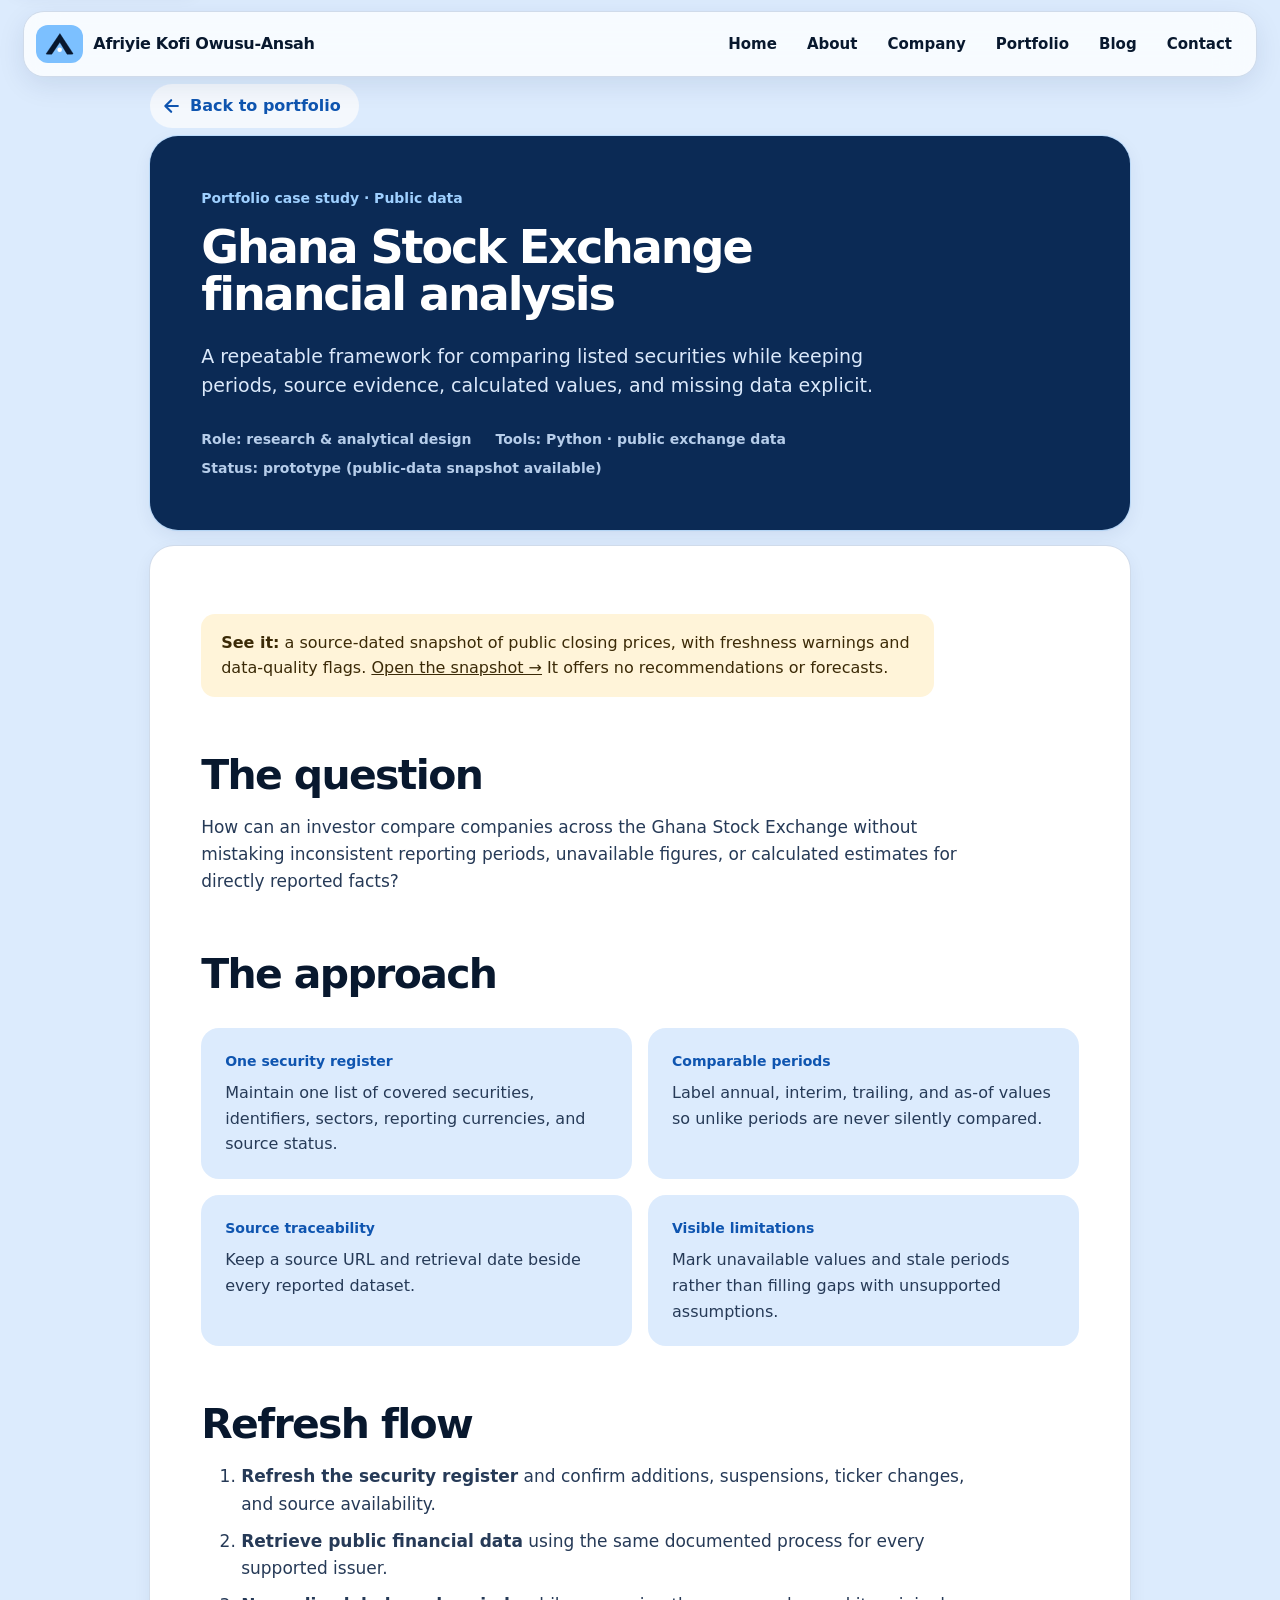
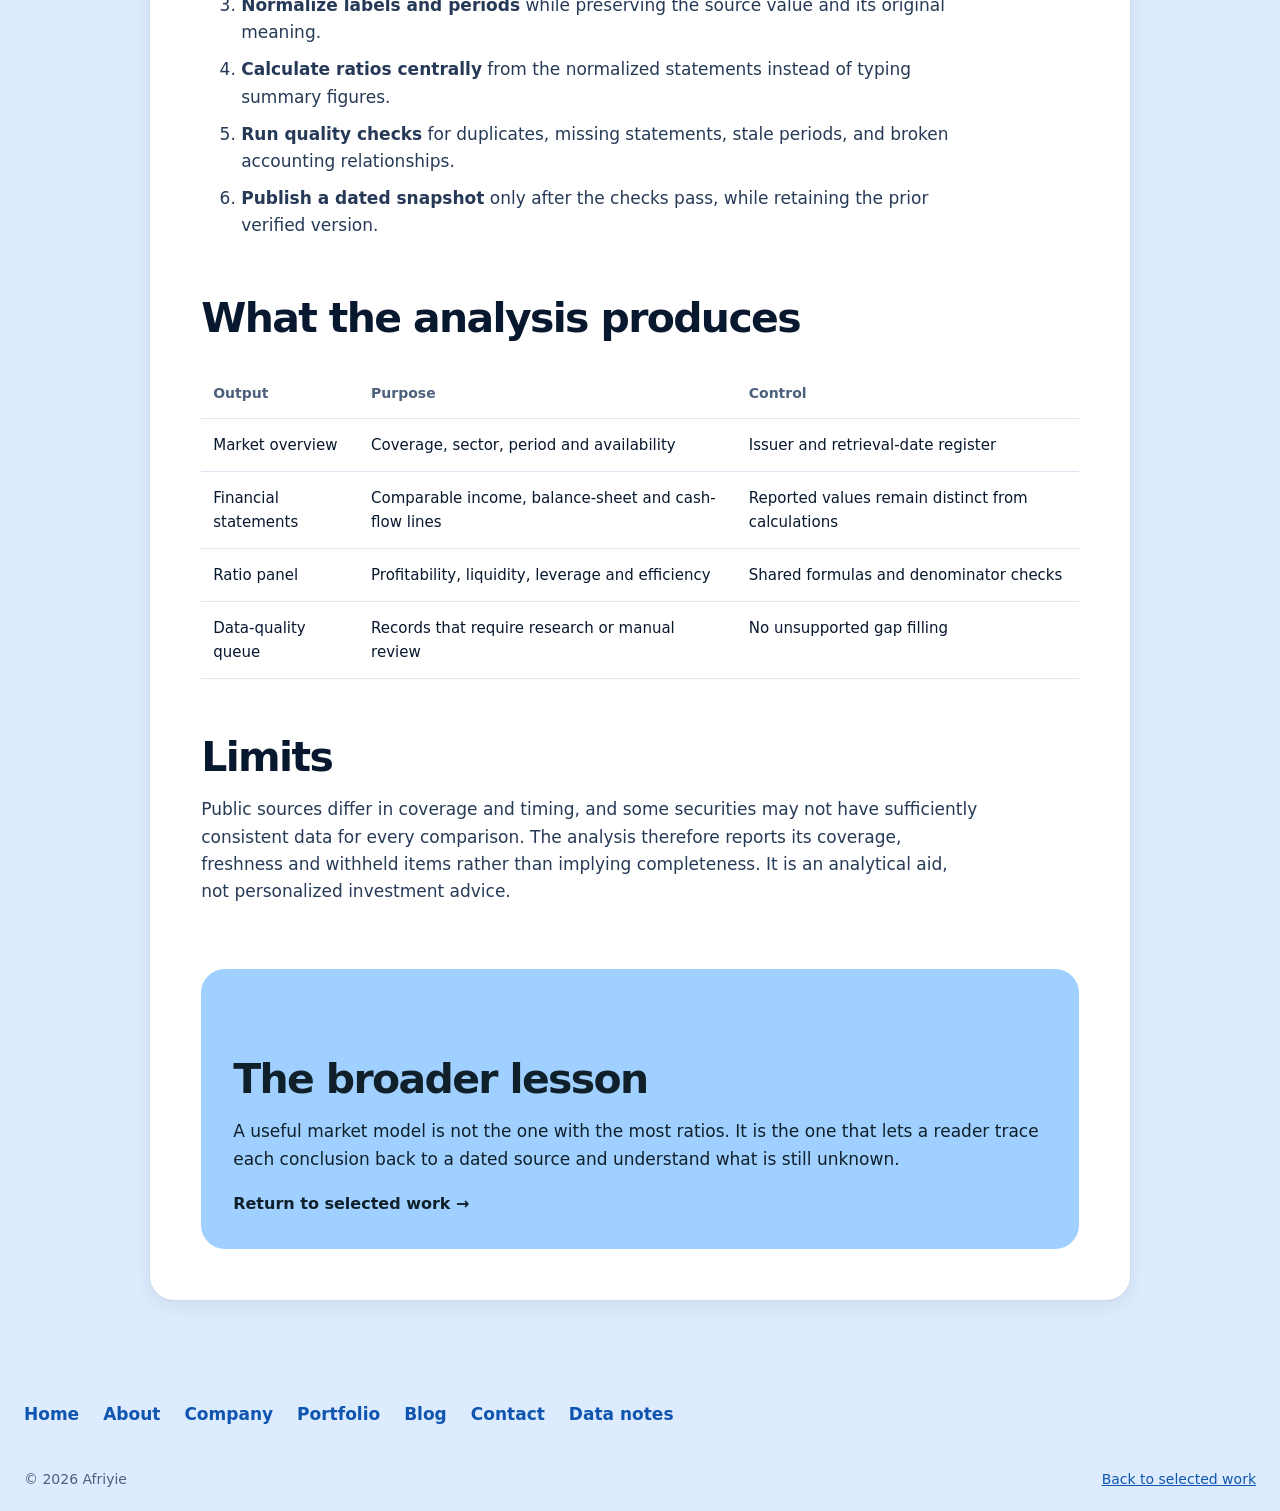
<file: gse-analysis-case-study.html>
<!doctype html>
<html lang="en">
  <head>
    <meta charset="utf-8" />
    <meta name="viewport" content="width=device-width, initial-scale=1" />
    <meta name="description" content="A public-data case study for consistent financial analysis across listed securities on the Ghana Stock Exchange." />
    <meta name="theme-color" content="#eaf1fb" media="(prefers-color-scheme: light)" /><meta name="theme-color" content="#07101f" media="(prefers-color-scheme: dark)" />
    <title>Ghana Stock Exchange analysis — Afriyie</title>
    <link rel="icon" href="assets/favicon.svg" type="image/svg+xml" />
    <link rel="stylesheet" href="styles.css" />
    <script src="script.js" defer></script>
  </head>
  <body class="article-page">
    <a class="skip-link" href="#case-study">Skip to case study</a>
    <header class="site-header scrolled" data-header><div class="shell header-inner"><a class="wordmark" href="index.html" aria-label="Afriyie Kofi Owusu-Ansah, home"><svg class="brand-mark" viewBox="262 26 352 268" width="40" height="30" aria-hidden="true" focusable="false"><path class="mark-a" d="M441 33 606 284H529L440 138.5 341.6 284H270Z" stroke-linejoin="round" stroke-width="5"/><circle class="mark-dot" cx="438" cy="230" r="28"/></svg><span class="brand-name">Afriyie <span class="brand-sur">Kofi Owusu-Ansah</span></span></a><button class="menu-toggle" type="button" aria-expanded="false" aria-controls="site-nav" data-menu-toggle><span class="sr-only">Open navigation</span><span aria-hidden="true"></span><span aria-hidden="true"></span></button><nav class="site-nav" id="site-nav" aria-label="Primary" data-nav><a href="index.html">Home</a><a href="index.html#about">About</a><a href="https://cofyafriyie.github.io/ca-data-hub/" data-company-link>Company</a><a href="index.html#work">Portfolio</a><a href="blog.html">Blog</a><a href="index.html#contact">Contact</a></nav></div></header>
    <main id="case-study">
      <div class="back-bar"><div class="shell"><a class="back-link" href="index.html#work" data-back><svg viewBox="0 0 24 24" aria-hidden="true" focusable="false"><path d="M19 12H5M11 5l-7 7 7 7"/></svg><span>Back to portfolio</span></a></div></div>
      <header class="article-hero"><div class="shell"><p class="eyebrow">Portfolio case study · Public data</p><h1>Ghana Stock Exchange financial analysis</h1><p class="article-deck">A repeatable framework for comparing listed securities while keeping periods, source evidence, calculated values, and missing data explicit.</p><div class="article-meta"><span>Role: research &amp; analytical design</span><span>Tools: Python · public exchange data</span><span>Status: prototype (public-data snapshot available)</span></div></div></header>
      <article class="article-body">
        <p class="demo-notice" role="note"><strong>See it:</strong> a source-dated snapshot of public closing prices, with freshness warnings and data-quality flags. <a href="demo-gse.html">Open the snapshot →</a> It offers no recommendations or forecasts.</p>

        <h2>The question</h2>
        <p>How can an investor compare companies across the Ghana Stock Exchange without mistaking inconsistent reporting periods, unavailable figures, or calculated estimates for directly reported facts?</p>

        <h2>The approach</h2>
        <div class="method-grid">
          <div class="method-card"><b>One security register</b><p>Maintain one list of covered securities, identifiers, sectors, reporting currencies, and source status.</p></div>
          <div class="method-card"><b>Comparable periods</b><p>Label annual, interim, trailing, and as-of values so unlike periods are never silently compared.</p></div>
          <div class="method-card"><b>Source traceability</b><p>Keep a source URL and retrieval date beside every reported dataset.</p></div>
          <div class="method-card"><b>Visible limitations</b><p>Mark unavailable values and stale periods rather than filling gaps with unsupported assumptions.</p></div>
        </div>

        <h2>Refresh flow</h2>
        <ol>
          <li><strong>Refresh the security register</strong> and confirm additions, suspensions, ticker changes, and source availability.</li>
          <li><strong>Retrieve public financial data</strong> using the same documented process for every supported issuer.</li>
          <li><strong>Normalize labels and periods</strong> while preserving the source value and its original meaning.</li>
          <li><strong>Calculate ratios centrally</strong> from the normalized statements instead of typing summary figures.</li>
          <li><strong>Run quality checks</strong> for duplicates, missing statements, stale periods, and broken accounting relationships.</li>
          <li><strong>Publish a dated snapshot</strong> only after the checks pass, while retaining the prior verified version.</li>
        </ol>

        <h2>What the analysis produces</h2>
        <table class="case-table">
          <thead><tr><th>Output</th><th>Purpose</th><th>Control</th></tr></thead>
          <tbody>
            <tr><td>Market overview</td><td>Coverage, sector, period and availability</td><td>Issuer and retrieval-date register</td></tr>
            <tr><td>Financial statements</td><td>Comparable income, balance-sheet and cash-flow lines</td><td>Reported values remain distinct from calculations</td></tr>
            <tr><td>Ratio panel</td><td>Profitability, liquidity, leverage and efficiency</td><td>Shared formulas and denominator checks</td></tr>
            <tr><td>Data-quality queue</td><td>Records that require research or manual review</td><td>No unsupported gap filling</td></tr>
          </tbody>
        </table>

        <h2>Limits</h2>
        <p>Public sources differ in coverage and timing, and some securities may not have sufficiently consistent data for every comparison. The analysis therefore reports its coverage, freshness and withheld items rather than implying completeness. It is an analytical aid, not personalized investment advice.</p>

        <div class="article-cta"><h2>The broader lesson</h2><p>A useful market model is not the one with the most ratios. It is the one that lets a reader trace each conclusion back to a dated source and understand what is still unknown.</p><a class="text-link" href="index.html#work">Return to selected work →</a></div>
      </article>
    </main>
    <footer class="site-footer"><div class="shell footer-inner"><nav class="footer-nav" aria-label="Footer"><a href="index.html">Home</a><a href="index.html#about">About</a><a href="https://cofyafriyie.github.io/ca-data-hub/" data-company-link>Company</a><a href="index.html#work">Portfolio</a><a href="blog.html">Blog</a><a href="index.html#contact">Contact</a><a href="data-notes.html">Data notes</a></nav><p>© <span data-year></span> Afriyie</p><p><a href="index.html#work">Back to selected work</a></p></div></footer>
  </body>
</html>
</file>
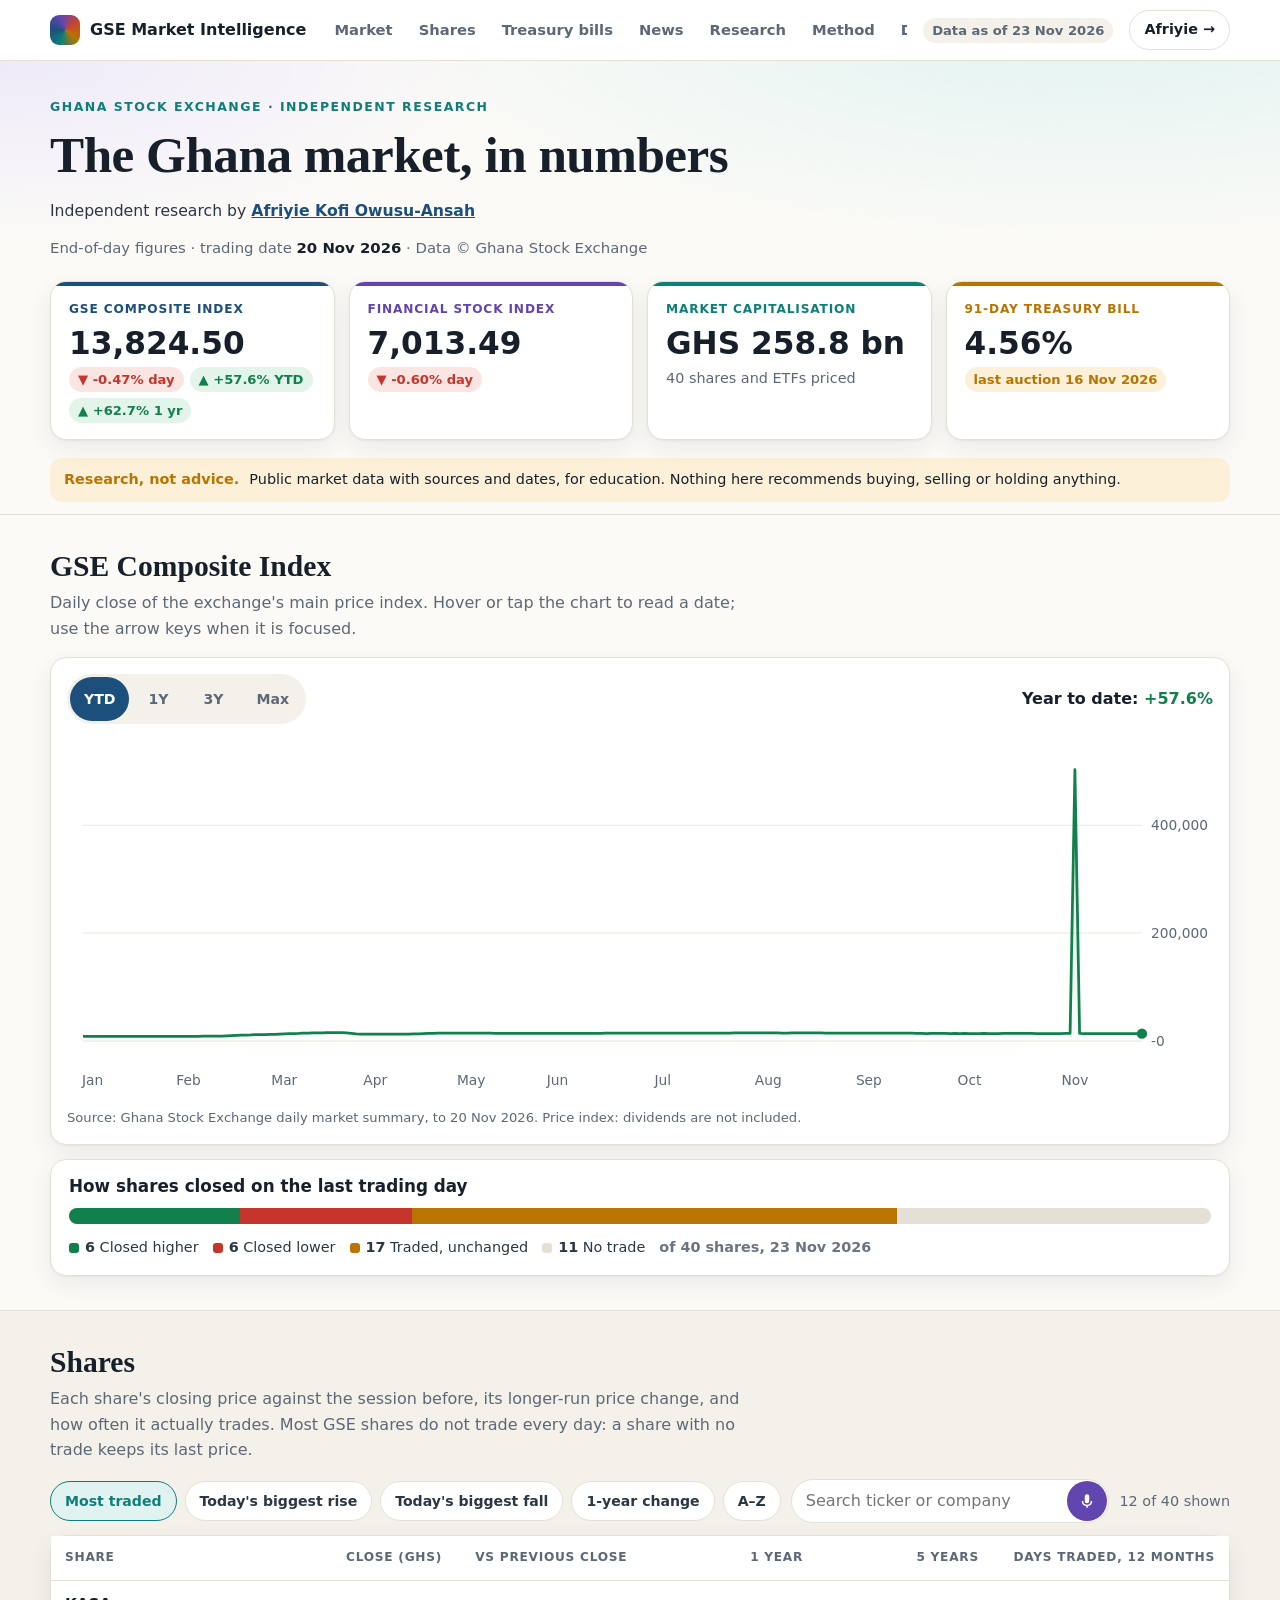
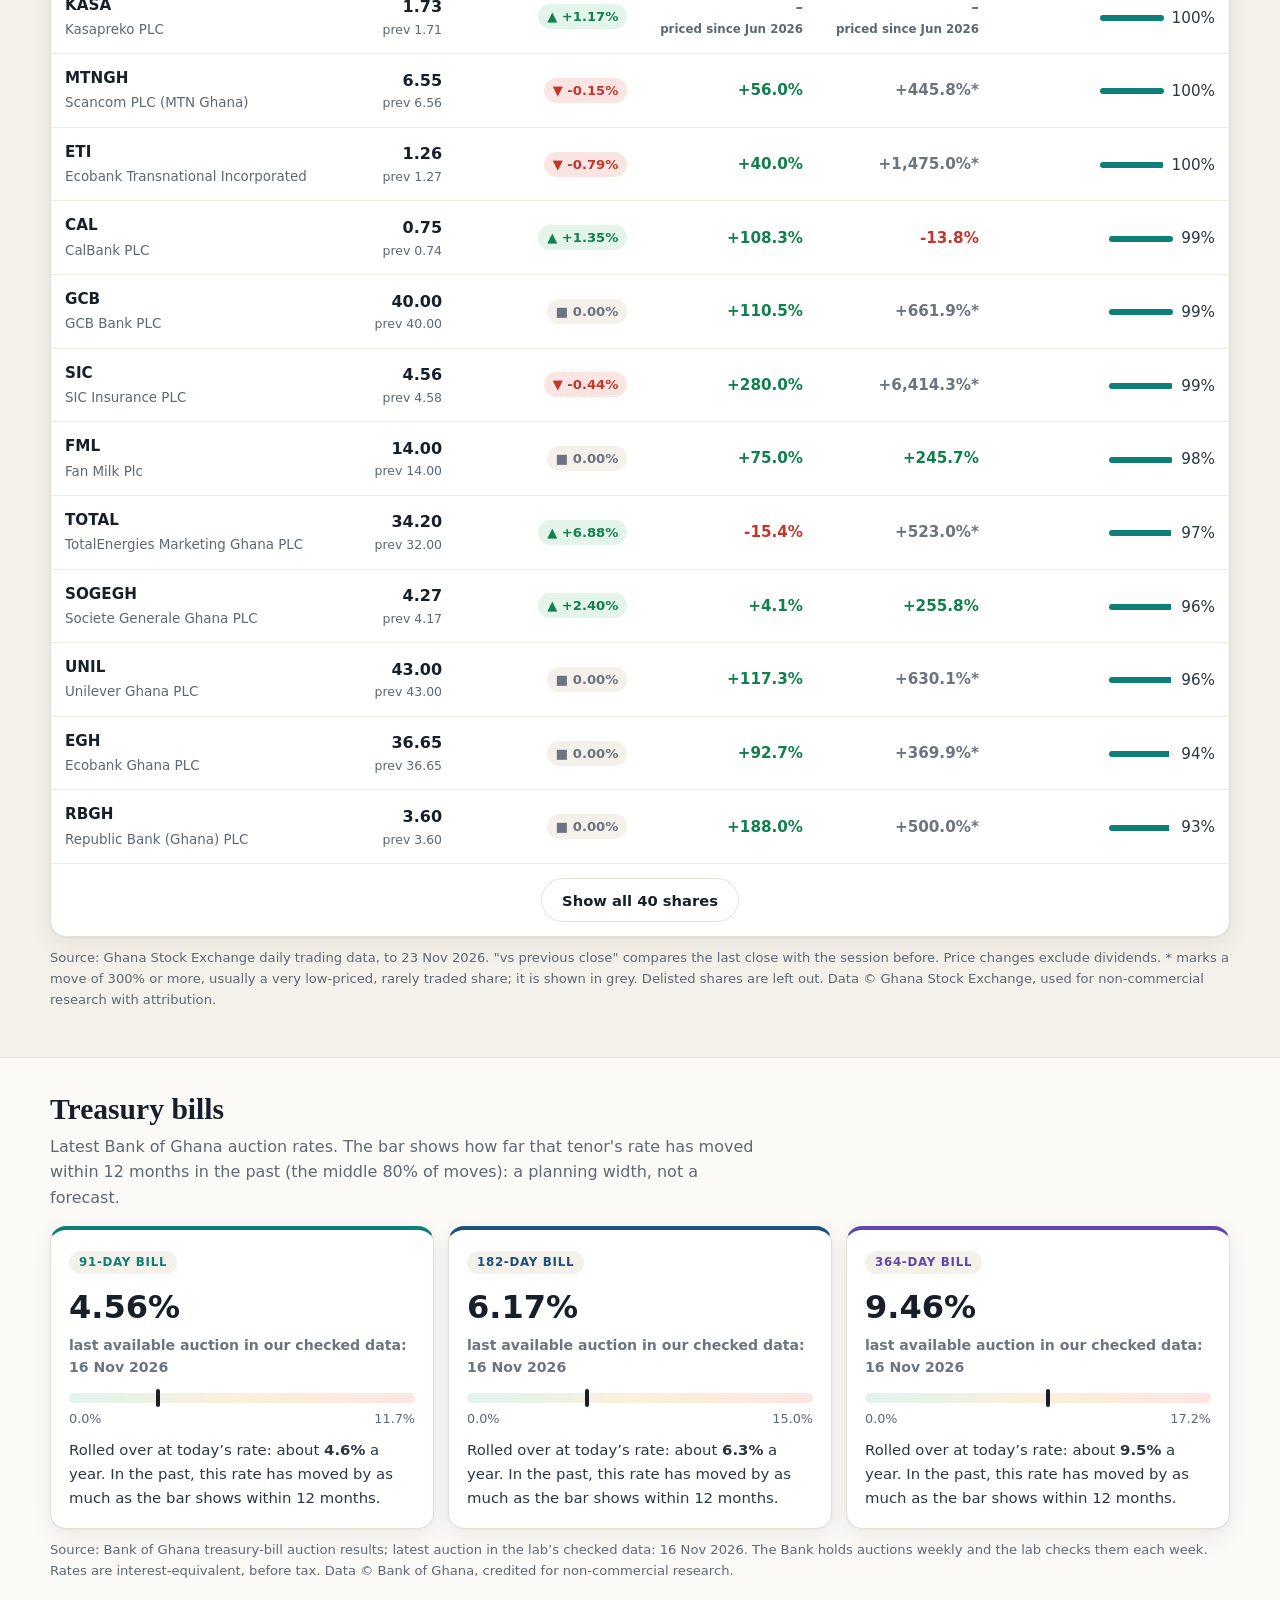
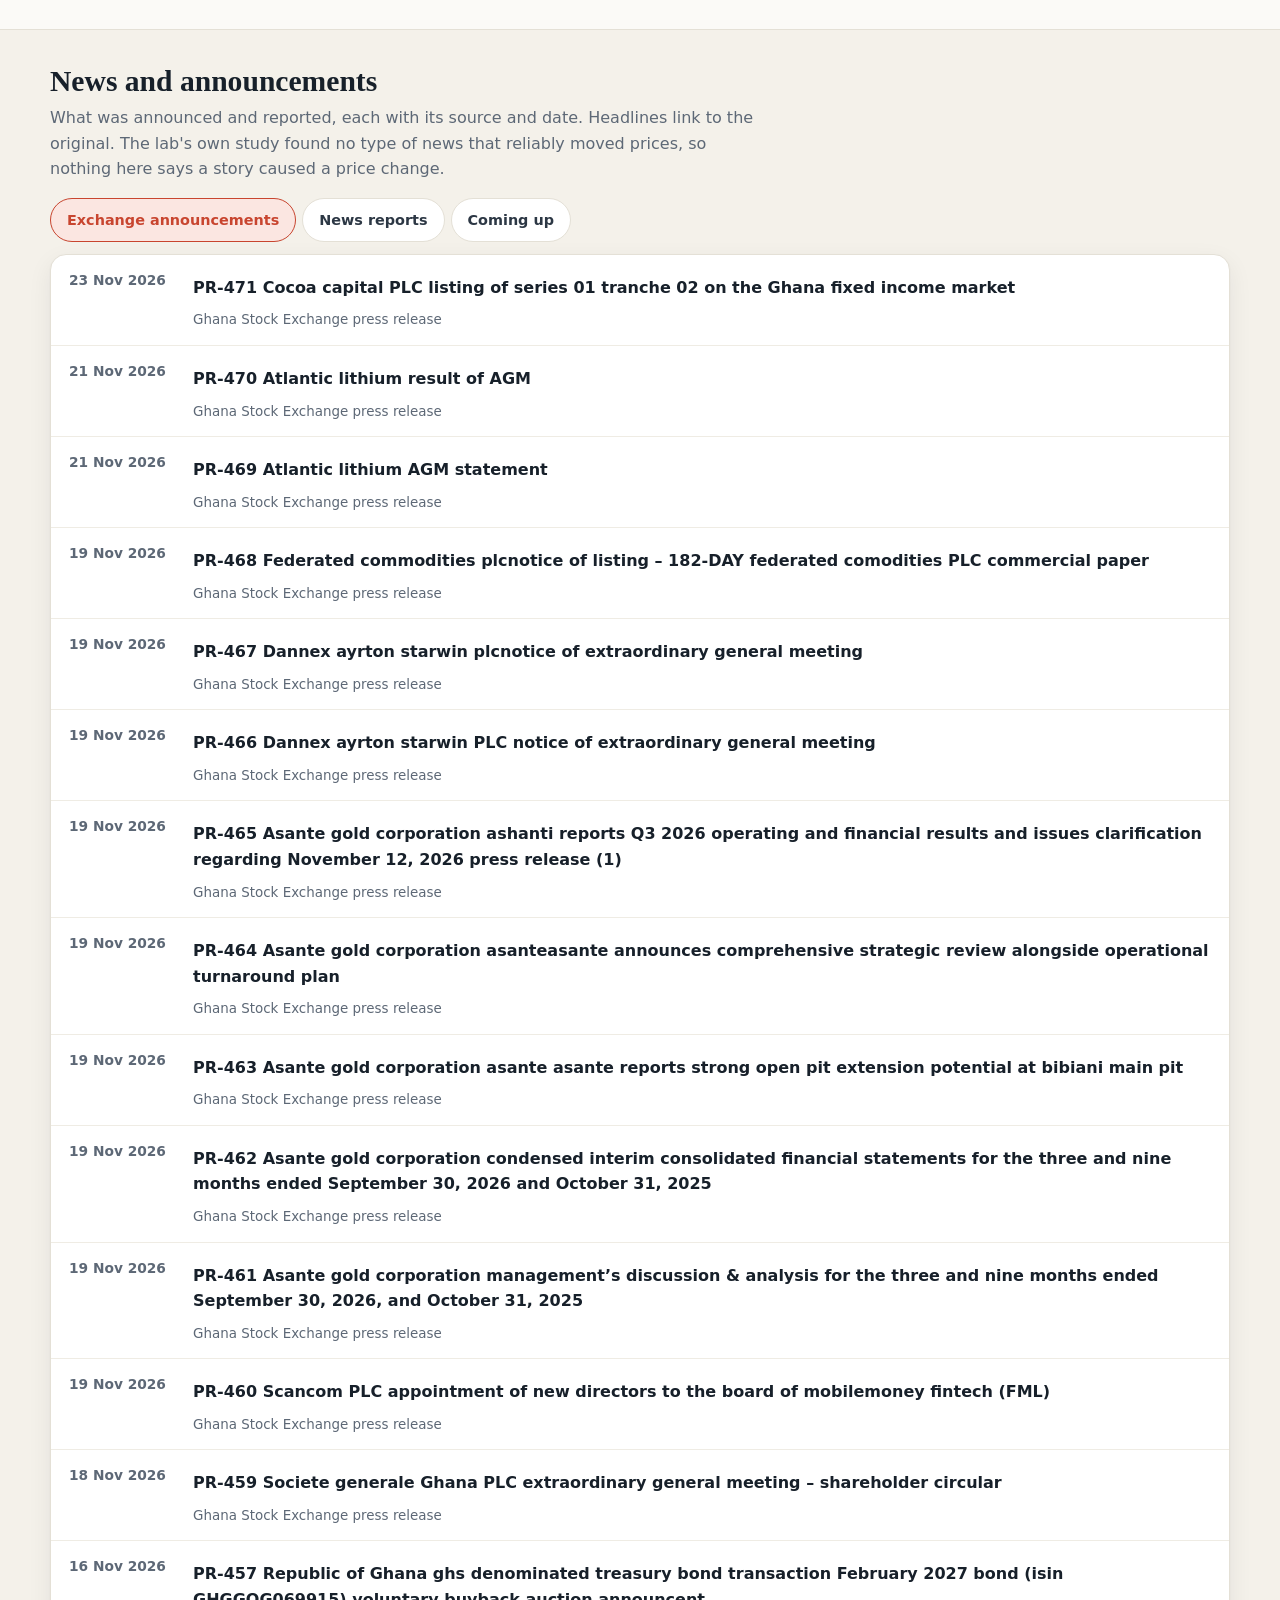
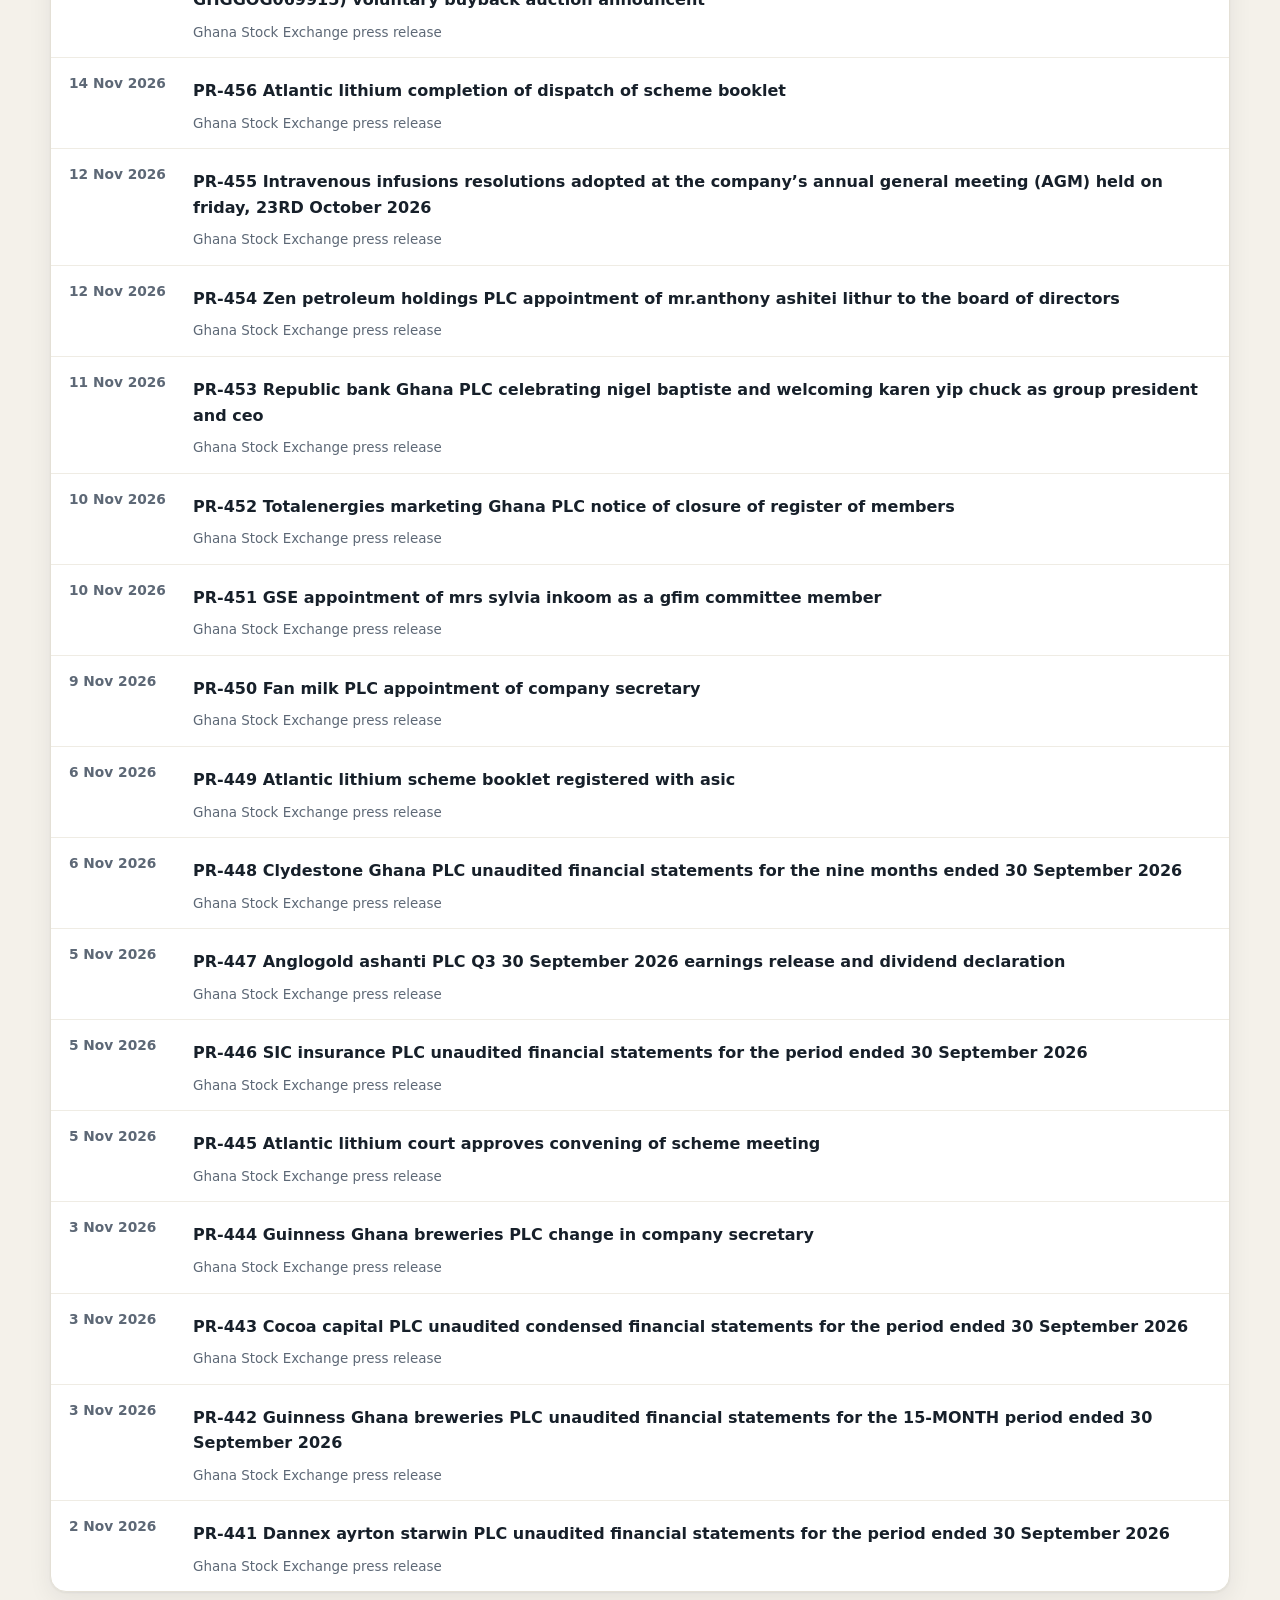
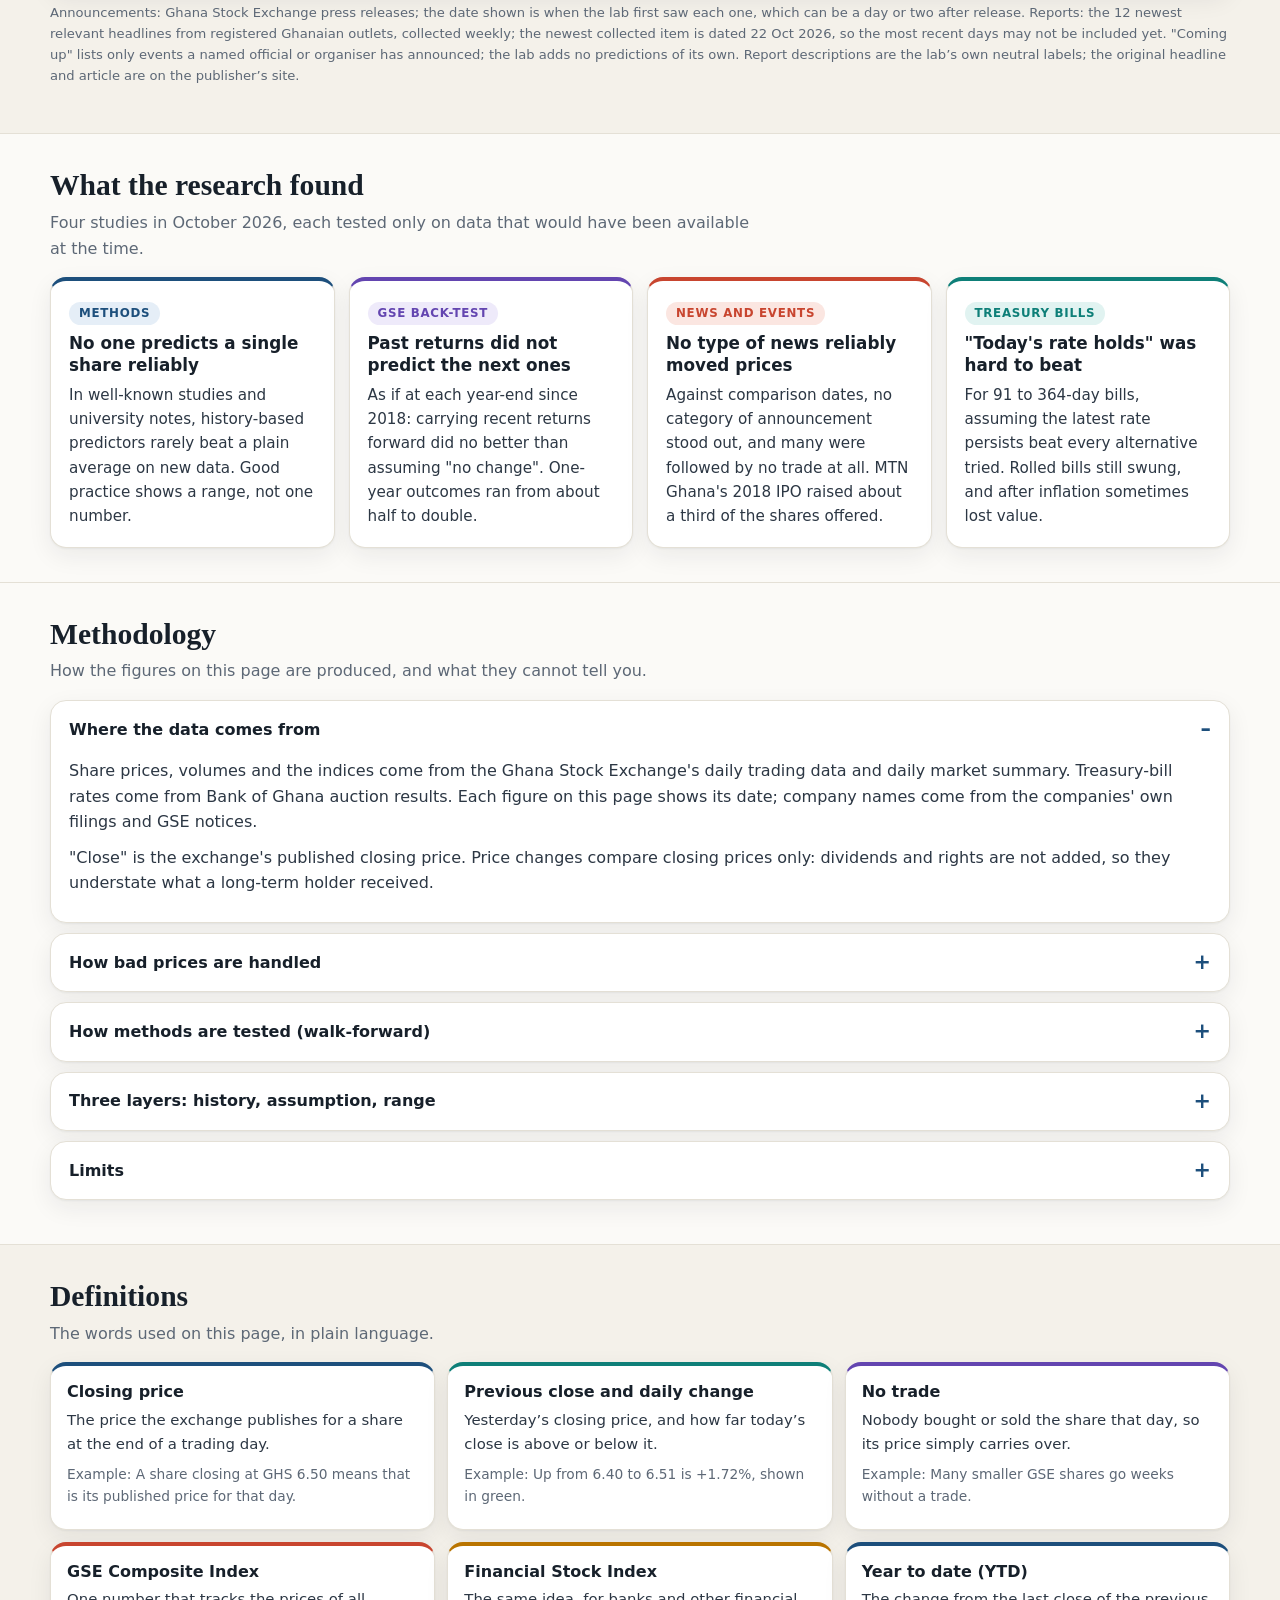
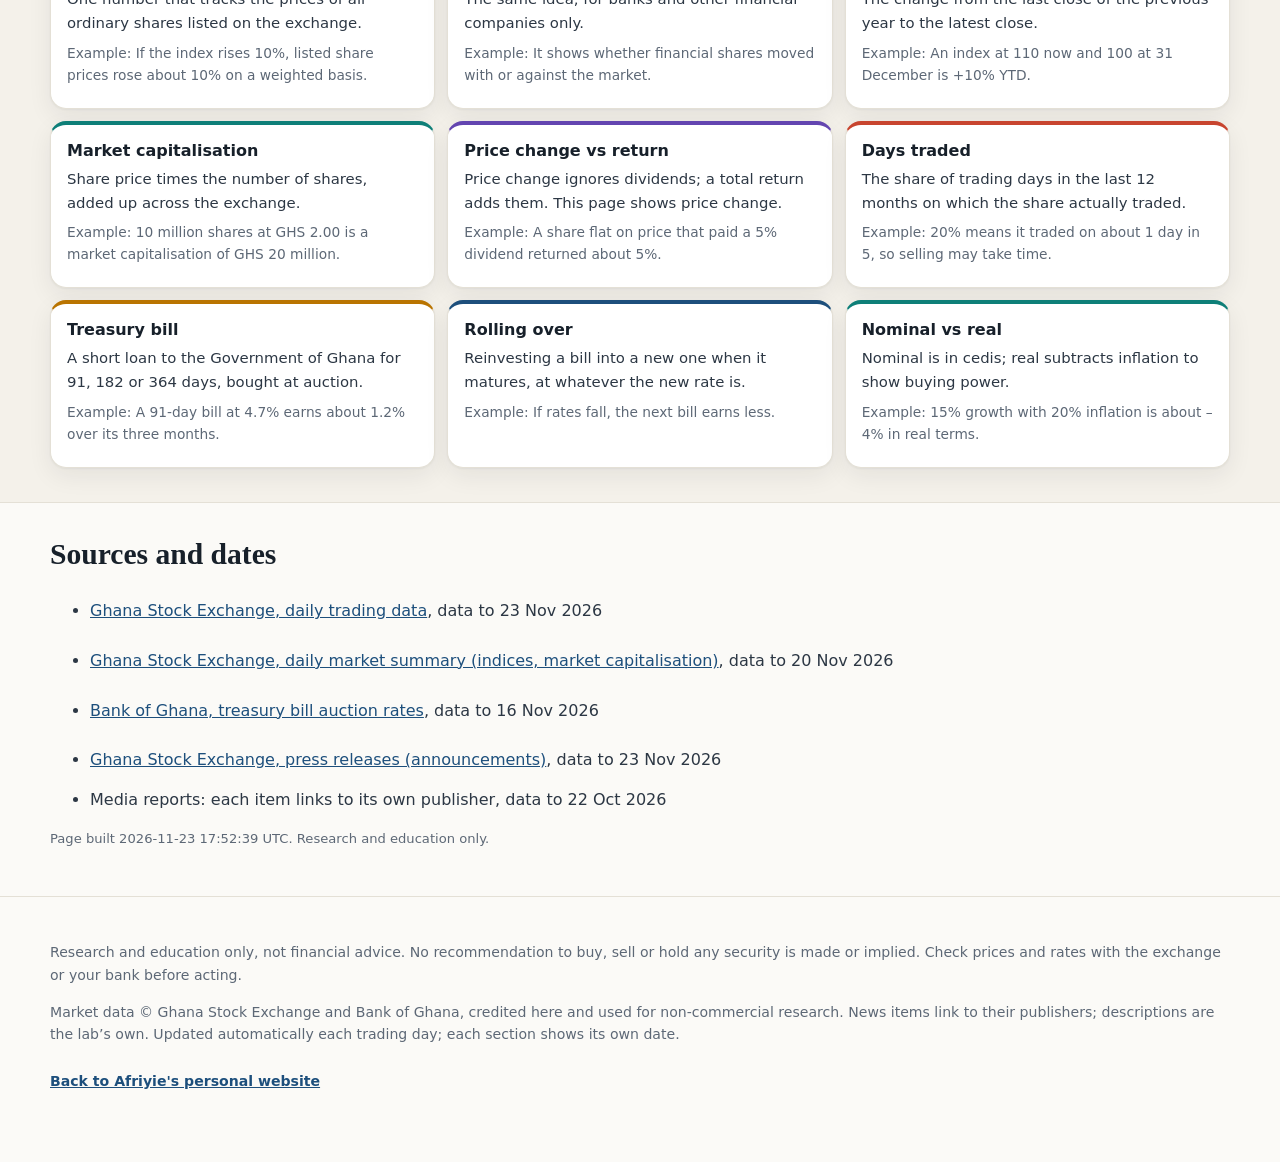
<file: gse-market-intelligence.html>
<!doctype html>
<html lang="en">
<head>
<meta charset="utf-8">
<meta name="viewport" content="width=device-width, initial-scale=1">
<title>GSE Market Intelligence</title>
<meta name="description" content="Independent research on the Ghana Stock Exchange and Ghana treasury bills: end-of-day prices, the GSE Composite Index, trading activity, and how the lab tests its own methods. Research, not financial advice.">
<style>
:root {
  color-scheme: light dark;
  --bg: #fbfaf7; --band: #f4f1ea; --panel: #ffffff; --ink: #17202a; --body: #2c3744; --muted: #5d6876; --line: #e4e0d6; --hair: #efece4;
  --blue: #1d4f7c; --teal: #0e7f78; --amber: #b97400; --coral: #c8452f; --violet: #6345b0;
  --blue-soft: #e5eef7; --teal-soft: #e1f3f1; --amber-soft: #fcf0d9; --coral-soft: #fbe6e1; --violet-soft: #eeeafa;
  --up: #12804c; --down: #c5352b; --flat: #6b7480; --up-soft: #e3f4ea; --down-soft: #fbe5e3;
  --serif: "Iowan Old Style", "Palatino Linotype", Palatino, Georgia, serif;
  --sans: "Segoe UI Variable Text", "Segoe UI", system-ui, -apple-system, Inter, Roboto, sans-serif;
  --shadow: 0 1px 2px rgba(23,32,42,.05), 0 8px 24px rgba(23,32,42,.07);
  --r: 16px;
}
@media (prefers-color-scheme: dark) {
  :root {
    --bg: #0e141b; --band: #131b24; --panel: #18222d; --ink: #eef2f6; --body: #cdd6df; --muted: #9aa7b4; --line: #26323f; --hair: #1f2a35;
    --blue: #7fb4e8; --teal: #4fcfc4; --amber: #f2b84b; --coral: #ff8a73; --violet: #b7a2ff;
    --blue-soft: #16283b; --teal-soft: #122d2c; --amber-soft: #2d230f; --coral-soft: #331b16; --violet-soft: #221b38;
    --up: #4ed493; --down: #ff7b70; --flat: #9aa7b4; --up-soft: #12301f; --down-soft: #3a1714;
    --shadow: 0 1px 2px rgba(0,0,0,.3), 0 8px 24px rgba(0,0,0,.25);
  }
}
*, *::before, *::after { box-sizing: border-box; }
html { scroll-behavior: smooth; -webkit-text-size-adjust: 100%; }
body { margin: 0; background: var(--bg); color: var(--body); font: 16px/1.6 var(--sans); font-variant-numeric: tabular-nums; }
a { color: var(--blue); }
:focus-visible { outline: 3px solid var(--blue); outline-offset: 3px; border-radius: 6px; }
.sr-only { position: absolute; width: 1px; height: 1px; overflow: hidden; clip: rect(0 0 0 0); white-space: nowrap; }
.skip { position: fixed; top: 10px; left: 10px; z-index: 50; padding: 10px 14px; background: var(--panel); border-radius: 10px; transform: translateY(-200%); }
.skip:focus { transform: none; }
.shell { width: min(100% - 32px, 1180px); margin-inline: auto; }

/* masthead */
.mast { position: sticky; top: 0; z-index: 20; background: color-mix(in srgb, var(--panel) 92%, transparent); backdrop-filter: blur(8px); border-bottom: 1px solid var(--line); }
.mast .shell { display: flex; align-items: center; gap: 16px; min-height: 60px; }
.brand { display: flex; align-items: center; gap: 10px; min-height: 44px; font-weight: 750; color: var(--ink); text-decoration: none; white-space: nowrap; }
.logo { width: 30px; height: 30px; border-radius: 9px; background: conic-gradient(from 200deg, var(--teal), var(--blue), var(--violet), var(--coral), var(--amber), var(--teal)); }
.mast nav { display: flex; gap: 2px; overflow-x: auto; margin-left: auto; scrollbar-width: none; }
.mast nav a { display: inline-flex; align-items: center; min-height: 44px; padding: 0 12px; border-radius: 99px; color: var(--muted); text-decoration: none; font-size: .92rem; font-weight: 600; white-space: nowrap; }
.mast nav a:hover { background: var(--band); color: var(--ink); }
.home { display: inline-flex; align-items: center; min-height: 40px; padding: 0 14px; border: 1px solid var(--line); border-radius: 99px; color: var(--ink); text-decoration: none; font-size: .9rem; font-weight: 650; white-space: nowrap; }

/* hero */
.hero { padding: 36px 0 12px; background: radial-gradient(1200px 380px at 85% -10%, var(--teal-soft), transparent 60%), radial-gradient(900px 320px at 0% 0%, var(--violet-soft), transparent 55%); }
.kicker { font-size: .78rem; font-weight: 800; letter-spacing: .12em; text-transform: uppercase; color: var(--teal); }
h1 { font: 600 clamp(2rem, 5.2vw, 3.2rem)/1.08 var(--serif); color: var(--ink); margin: 10px 0 8px; letter-spacing: -.01em; }
h2 { font: 600 clamp(1.45rem, 3vw, 1.85rem)/1.2 var(--serif); color: var(--ink); margin: 0 0 6px; }
h3 { font-size: 1.05rem; color: var(--ink); margin: 0 0 6px; line-height: 1.3; }
.stamp { color: var(--muted); font-size: .93rem; }
.byline { margin: 0 0 6px; color: var(--body); font-size: .98rem; } .byline a { font-weight: 700; display: inline-block; padding: 8px 0; }
.dashnote { display: block; color: var(--muted); font-size: .74rem; font-weight: 600; }
.tabs { display: inline-flex; flex-wrap: wrap; gap: 6px; margin-bottom: 12px; }
.tabs button { min-height: 44px; padding: 0 16px; border: 1px solid var(--line); border-radius: 99px; background: var(--panel); color: var(--body); font: 650 .9rem var(--sans); cursor: pointer; }
.tabs button[aria-selected="true"] { border-color: var(--coral); background: var(--coral-soft); color: var(--coral); }
.feed { list-style: none; margin: 0; padding: 0; }
.feed li { display: grid; grid-template-columns: 110px 1fr; gap: 14px; padding: 14px 18px; border-bottom: 1px solid var(--hair); }
.feed li:last-child { border-bottom: 0; }
.feed time { color: var(--muted); font-size: .86rem; font-weight: 650; }
.feed a { display: block; padding: 6px 0; color: var(--ink); font-weight: 650; text-decoration: none; }
@media (max-width: 640px) { .feed a { padding: 10px 0; min-height: 44px; } }
.feed a:hover { text-decoration: underline; color: var(--blue); }
.feed .meta { display: block; margin-top: 3px; color: var(--muted); font-size: .84rem; }
.feed .sym { display: inline-block; margin-right: 6px; padding: 0 8px; border-radius: 99px; background: var(--blue-soft); color: var(--blue); font-size: .74rem; font-weight: 800; }
@media (max-width: 640px) { .feed li { grid-template-columns: 1fr; gap: 2px; } }
.stamp b { color: var(--ink); }
.kpis { display: grid; grid-template-columns: repeat(4, minmax(0, 1fr)); gap: 14px; margin-top: 20px; }
.kpi { position: relative; padding: 18px 18px 16px; background: var(--panel); border: 1px solid var(--line); border-radius: var(--r); box-shadow: var(--shadow); overflow: hidden; }
.kpi::before { content: ""; position: absolute; inset: 0 0 auto 0; height: 4px; background: var(--c, var(--blue)); }
.kpi .l { font-size: .76rem; font-weight: 750; letter-spacing: .07em; text-transform: uppercase; color: var(--c, var(--blue)); }
.kpi .v { font-size: clamp(1.45rem, 2.6vw, 1.95rem); font-weight: 700; color: var(--ink); margin-top: 6px; line-height: 1.15; }
.kpi .s { margin-top: 6px; font-size: .9rem; color: var(--muted); display: flex; flex-wrap: wrap; gap: 6px; align-items: center; }
.pill { display: inline-flex; align-items: center; gap: 4px; padding: 2px 9px; border-radius: 99px; font-size: .82rem; font-weight: 700; background: var(--band); color: var(--muted); }
.pill.up { background: var(--up-soft); color: var(--up); } .pill.down { background: var(--down-soft); color: var(--down); }
.note { display: flex; gap: 10px; align-items: center; margin: 18px 0 0; padding: 10px 14px; border-radius: 12px; background: var(--amber-soft); color: var(--ink); font-size: .9rem; }
.note b { color: var(--amber); }

section.band { padding: 34px 0; border-top: 1px solid var(--line); scroll-margin-top: 64px; }
.hero { scroll-margin-top: 64px; }
@media (max-width: 640px) { section.band, .hero { scroll-margin-top: 112px; } }
.pill.amber { background: var(--amber-soft); color: var(--amber); }
section.band.tint { background: var(--band); }
.sub { color: var(--muted); margin: 0 0 16px; max-width: 70ch; }
.src { color: var(--muted); font-size: .82rem; margin-top: 10px; }
.card { background: var(--panel); border: 1px solid var(--line); border-radius: var(--r); box-shadow: var(--shadow); }

/* chart */
.chart { padding: 16px; }
.chart-head { display: flex; flex-wrap: wrap; align-items: center; justify-content: space-between; gap: 10px; margin-bottom: 6px; }
.seg { display: inline-flex; padding: 3px; gap: 3px; background: var(--band); border-radius: 99px; }
.seg button { min-height: 44px; min-width: 52px; padding: 0 14px; border: 0; border-radius: 99px; background: transparent; color: var(--muted); font: 650 .88rem var(--sans); cursor: pointer; }
.seg button[aria-pressed="true"] { background: var(--blue); color: var(--panel); }
.period { font-weight: 700; color: var(--ink); }
.chart svg { display: block; width: 100%; height: auto; touch-action: pan-y; }
.chart .grid { stroke: var(--hair); } .chart .ax { font: 12px var(--sans); fill: var(--muted); }
.tip { position: absolute; pointer-events: none; padding: 6px 10px; border-radius: 10px; background: var(--ink); color: var(--panel); font-size: .82rem; font-weight: 600; white-space: nowrap; transform: translate(-50%, -120%); opacity: 0; transition: opacity .12s; }
.plot { position: relative; }

/* breadth */
.breadth { padding: 16px 18px; }
.bar { display: flex; height: 16px; border-radius: 99px; overflow: hidden; background: var(--band); margin: 10px 0 12px; }
.bar span { display: block; height: 100%; }
.legend { display: flex; flex-wrap: wrap; gap: 14px; font-size: .9rem; }
.legend i { display: inline-block; width: 10px; height: 10px; border-radius: 3px; margin-right: 6px; vertical-align: middle; }

/* shares */
.tools { display: flex; flex-wrap: wrap; gap: 10px; align-items: center; margin-bottom: 12px; }
.chips { display: flex; flex-wrap: wrap; gap: 8px; }
.chips button { min-height: 40px; padding: 0 14px; border: 1px solid var(--line); border-radius: 99px; background: var(--panel); color: var(--body); font: 600 .88rem var(--sans); cursor: pointer; }
.chips button[aria-pressed="true"] { border-color: var(--teal); background: var(--teal-soft); color: var(--teal); }
.sortsel { display: none; min-height: 44px; padding: 0 12px; border: 1px solid var(--line); border-radius: 12px; background: var(--panel); color: var(--ink); font: inherit; }
.search { position: relative; flex: 1 1 240px; display: flex; }
.search input { width: 100%; min-height: 44px; padding: 0 52px 0 14px; border: 1px solid var(--line); border-radius: 99px; background: var(--panel); color: var(--ink); font: inherit; }
.mic { position: absolute; right: 2px; top: 2px; width: 40px; height: 40px; border: 0; border-radius: 99px; background: var(--violet); color: #fff; cursor: pointer; display: grid; place-items: center; }
.mic svg { width: 18px; height: 18px; }
.mic[aria-pressed="true"] { background: var(--coral); }
.hint { margin: 6px 0 0; color: var(--muted); font-size: .82rem; }
.count { color: var(--muted); font-size: .9rem; margin-left: auto; }
.tablewrap { overflow-x: auto; }
table { width: 100%; border-collapse: collapse; font-size: .95rem; }
thead th { position: sticky; top: 0; background: var(--panel); text-align: right; padding: 12px 14px; border-bottom: 1px solid var(--line); font-size: .76rem; font-weight: 750; letter-spacing: .06em; text-transform: uppercase; color: var(--muted); white-space: nowrap; }
thead th:first-child, tbody th { text-align: left; }
tbody td, tbody th { padding: 12px 14px; border-bottom: 1px solid var(--hair); vertical-align: middle; }
tbody tr:hover { background: var(--band); }
tbody th { font-weight: 400; }
tbody th b { display: block; color: var(--ink); }
tbody th span { color: var(--muted); font-size: .84rem; }
td { text-align: right; }
.close b { color: var(--ink); font-size: 1rem; }
.close small { display: block; color: var(--muted); font-size: .78rem; }
.up { color: var(--up); font-weight: 700; } .down { color: var(--down); font-weight: 700; } .flat { color: var(--flat); font-weight: 650; }
.notrade { display: inline-block; margin-top: 2px; padding: 1px 7px; border-radius: 99px; background: var(--band); color: var(--muted); font-size: .72rem; font-weight: 700; }
.meter { display: inline-flex; align-items: center; gap: 8px; }
.meter span.track { width: 64px; height: 6px; border-radius: 99px; background: var(--band); overflow: hidden; }
.meter span.fill { display: block; height: 100%; background: var(--teal); }
.more { display: flex; justify-content: center; padding: 14px; }
.more button { min-height: 44px; padding: 0 20px; border: 1px solid var(--line); border-radius: 99px; background: var(--panel); color: var(--ink); font: 650 .92rem var(--sans); cursor: pointer; }

/* bills */
.bills { display: grid; grid-template-columns: repeat(3, minmax(0, 1fr)); gap: 14px; }
.bill { padding: 18px; }
.bill .v { font-size: 2rem; font-weight: 750; color: var(--ink); }
.rangebar { position: relative; height: 10px; border-radius: 99px; background: linear-gradient(90deg, var(--teal-soft), var(--amber-soft), var(--coral-soft)); margin: 14px 0 6px; }
.rangebar i { position: absolute; top: -4px; width: 4px; height: 18px; border-radius: 2px; background: var(--ink); }
.rangelab { display: flex; justify-content: space-between; color: var(--muted); font-size: .8rem; }

/* tiles, method, terms */
.grid2 { display: grid; grid-template-columns: repeat(2, minmax(0, 1fr)); gap: 14px; }
.grid4 { display: grid; grid-template-columns: repeat(4, minmax(0, 1fr)); gap: 14px; }
.tile { padding: 18px; border-top: 4px solid var(--c, var(--blue)); }
.tag { display: inline-block; margin-bottom: 8px; padding: 2px 10px; border-radius: 99px; background: var(--cs, var(--blue-soft)); color: var(--c, var(--blue)); font-size: .74rem; font-weight: 800; letter-spacing: .06em; text-transform: uppercase; }
.tile p { margin: 0; font-size: .95rem; }
details.acc { padding: 0; margin-bottom: 10px; }
details.acc summary { list-style: none; cursor: pointer; display: flex; align-items: center; justify-content: space-between; gap: 12px; min-height: 52px; padding: 12px 18px; font-weight: 700; color: var(--ink); }
details.acc summary::-webkit-details-marker { display: none; }
details.acc summary::after { content: "+"; font-size: 1.3rem; color: var(--blue); }
details.acc[open] summary::after { content: "–"; }
details.acc .in { padding: 0 18px 16px; }
details.acc .in p { margin: 0 0 10px; }
.terms { display: grid; grid-template-columns: repeat(3, minmax(0, 1fr)); gap: 12px; }
.term { padding: 16px; }
.term h3 { font-size: 1rem; }
.term p { margin: 0 0 6px; font-size: .93rem; }
.term .ex { color: var(--muted); font-size: .86rem; }
.bandtbl { width: auto; min-width: 320px; margin: 8px 0; }
.bandtbl td, .bandtbl th { padding: 8px 14px; border-bottom: 1px solid var(--hair); }
#sources li { margin-bottom: 4px; } #sources a { display: inline-block; padding: 10px 0; }
footer { padding: 30px 0 44px; border-top: 1px solid var(--line); color: var(--muted); font-size: .88rem; }
footer a { display: inline-flex; align-items: center; min-height: 44px; font-weight: 650; }

@media (max-width: 960px) { .kpis, .grid4 { grid-template-columns: repeat(2, minmax(0, 1fr)); } .terms { grid-template-columns: repeat(2, minmax(0, 1fr)); } }
@media (max-width: 640px) {
  .mast .shell { flex-wrap: wrap; row-gap: 0; padding-bottom: 4px; }
  .mast nav { order: 3; width: 100%; margin-left: 0; }
  .kpis { gap: 10px; } .kpi { padding: 14px; } .kpi .v { font-size: 1.35rem; }
  .bills, .grid2, .grid4, .terms { grid-template-columns: 1fr; }
  .chips { display: none; } .sortsel { display: block; flex: 1 1 100%; }
  .count { margin-left: 0; }
  thead { display: none; }
  table, tbody, tr, td, tbody th { display: block; width: 100%; }
  tbody tr { padding: 12px 14px; border-bottom: 1px solid var(--hair); }
  tbody th, tbody td { padding: 3px 0; border: 0; }
  tbody td { display: flex; justify-content: space-between; align-items: center; gap: 12px; }
  tbody td::before { content: attr(data-label); color: var(--muted); font-size: .86rem; font-weight: 600; text-align: left; }
  .close small { display: inline; margin-left: 6px; }
}
@media (prefers-reduced-motion: reduce) { html { scroll-behavior: auto; } * { transition: none !important; } }
</style>
</head>
<body>
<a class="skip" href="#main">Skip to content</a>
<header class="mast"><div class="shell">
  <a class="brand" href="#top"><span class="logo" aria-hidden="true"></span>GSE Market Intelligence</a>
  <nav aria-label="Sections"><a href="#market">Market</a><a href="#shares">Shares</a><a href="#bills">Treasury bills</a><a href="#news">News</a><a href="#research">Research</a><a href="#method">Method</a><a href="#terms">Definitions</a></nav>
  <span class="pill" id="asof-pill" style="white-space:nowrap"></span>
  <a class="home" href="https://cofyafriyie.github.io/personal-website/">Afriyie &rarr;</a>
</div></header>

<main id="main">
<section class="hero" id="top"><div class="shell" id="market">
  <div class="kicker">Ghana Stock Exchange &middot; Independent research</div>
  <h1>The Ghana market, in numbers</h1>
  <p class="byline">Independent research by <a href="https://cofyafriyie.github.io/personal-website/">Afriyie Kofi Owusu-Ansah</a></p>
  <div class="stamp" id="stamp"></div>
  <div class="kpis" id="kpis"></div>
  <p class="note" role="note"><b>Research, not advice.</b> Public market data with sources and dates, for education. Nothing here recommends buying, selling or holding anything.</p>
</div></section>

<section class="band" aria-labelledby="ci-h"><div class="shell">
  <h2 id="ci-h">GSE Composite Index</h2>
  <p class="sub">Daily close of the exchange's main price index. Hover or tap the chart to read a date; use the arrow keys when it is focused.</p>
  <div class="card chart">
    <div class="chart-head">
      <div class="seg" role="group" aria-label="Chart period"><button type="button" data-p="ytd" aria-pressed="true">YTD</button><button type="button" data-p="1y">1Y</button><button type="button" data-p="3y">3Y</button><button type="button" data-p="max">Max</button></div>
      <div class="period" id="period" aria-live="polite"></div>
    </div>
    <div class="plot"><svg id="chart" viewBox="0 0 1000 320" tabindex="0" role="img" aria-label="GSE Composite Index chart"></svg><div class="tip" id="tip"></div></div>
    <div class="src" id="ci-src"></div>
  </div>
  <div class="card breadth" style="margin-top:14px">
    <h3>How shares closed on the last trading day</h3>
    <div class="bar" id="bar" aria-hidden="true"></div>
    <div class="legend" id="legend"></div>
  </div>
</div></section>

<section class="band tint" id="shares" aria-labelledby="sh-h"><div class="shell">
  <h2 id="sh-h">Shares</h2>
  <p class="sub">Each share's closing price against the session before, its longer-run price change, and how often it actually trades. Most GSE shares do not trade every day: a share with no trade keeps its last price.</p>
  <div class="tools">
    <div class="chips" role="group" aria-label="Sort shares">
      <button type="button" data-s="active" aria-pressed="true">Most traded</button><button type="button" data-s="dayup">Today's biggest rise</button><button type="button" data-s="daydown">Today's biggest fall</button><button type="button" data-s="y1">1-year change</button><button type="button" data-s="az">A&ndash;Z</button>
    </div>
    <label class="sr-only" for="sortsel">Sort shares</label>
    <select class="sortsel" id="sortsel"><option value="active">Sort: most traded</option><option value="dayup">Sort: today's biggest rise</option><option value="daydown">Sort: today's biggest fall</option><option value="y1">Sort: 1-year change</option><option value="az">Sort: A&ndash;Z</option></select>
    <div class="search"><label class="sr-only" for="q">Search shares</label><input id="q" type="search" placeholder="Search ticker or company" autocomplete="off">
      <button class="mic" id="mic" type="button" aria-pressed="false" aria-label="Search by voice"><svg viewBox="0 0 24 24" fill="currentColor" aria-hidden="true"><path d="M12 15a3 3 0 0 0 3-3V6a3 3 0 1 0-6 0v6a3 3 0 0 0 3 3Zm5-3a5 5 0 0 1-10 0H5a7 7 0 0 0 6 6.92V21h2v-2.08A7 7 0 0 0 19 12h-2Z"/></svg></button></div>
    <span class="count" id="count" aria-live="polite"></span>
  </div>
  <p class="hint" id="mic-hint" hidden></p>
  <div class="card">
    <div class="tablewrap"><table aria-describedby="sh-note">
      <thead><tr><th scope="col">Share</th><th scope="col">Close (GHS)</th><th scope="col">vs previous close</th><th scope="col">1 year</th><th scope="col">5 years</th><th scope="col">Days traded, 12 months</th></tr></thead>
      <tbody id="rows"></tbody>
    </table></div>
    <div class="more"><button type="button" id="more"></button></div>
  </div>
  <p class="src" id="sh-note"></p>
</div></section>

<section class="band" id="bills" aria-labelledby="tb-h"><div class="shell">
  <h2 id="tb-h">Treasury bills</h2>
  <p class="sub">Latest Bank of Ghana auction rates. The bar shows how far that tenor's rate has moved within 12 months in the past (the middle 80% of moves): a planning width, not a forecast.</p>
  <div class="bills" id="billcards"></div>
  <p class="src" id="tb-src"></p>
</div></section>

<section class="band tint" id="news" aria-labelledby="nw-h"><div class="shell">
  <h2 id="nw-h">News and announcements</h2>
  <p class="sub">What was announced and reported, each with its source and date. Headlines link to the original. The lab's own study found no type of news that reliably moved prices, so nothing here says a story caused a price change.</p>
  <div class="tabs" role="tablist" aria-label="News type">
    <button type="button" role="tab" id="tab-ann" aria-controls="pan-ann" aria-selected="true">Exchange announcements</button>
    <button type="button" role="tab" id="tab-rep" aria-controls="pan-rep" aria-selected="false" tabindex="-1">News reports</button>
    <button type="button" role="tab" id="tab-up" aria-controls="pan-up" aria-selected="false" tabindex="-1">Coming up</button>
  </div>
  <div class="card" role="tabpanel" id="pan-ann" aria-labelledby="tab-ann"><ul class="feed" id="feed-ann"></ul></div>
  <div class="card" role="tabpanel" id="pan-rep" aria-labelledby="tab-rep" hidden><ul class="feed" id="feed-rep"></ul></div>
  <div class="card" role="tabpanel" id="pan-up" aria-labelledby="tab-up" hidden><ul class="feed" id="feed-up"></ul></div>
  <p class="src" id="nw-src"></p>
</div></section>

<section class="band" id="research" aria-labelledby="rs-h"><div class="shell">
  <h2 id="rs-h">What the research found</h2>
  <p class="sub">Four studies in October 2026, each tested only on data that would have been available at the time.</p>
  <div class="grid4">
    <article class="card tile" style="--c:var(--blue);--cs:var(--blue-soft)"><span class="tag">Methods</span><h3>No one predicts a single share reliably</h3><p>In well-known studies and university notes, history-based predictors rarely beat a plain average on new data. Good practice shows a range, not one number.</p></article>
    <article class="card tile" style="--c:var(--violet);--cs:var(--violet-soft)"><span class="tag">GSE back-test</span><h3>Past returns did not predict the next ones</h3><p>As if at each year-end since 2018: carrying recent returns forward did no better than assuming "no change". One-year outcomes ran from about half to double.</p></article>
    <article class="card tile" style="--c:var(--coral);--cs:var(--coral-soft)"><span class="tag">News and events</span><h3>No type of news reliably moved prices</h3><p>Against comparison dates, no category of announcement stood out, and many were followed by no trade at all. MTN Ghana's 2018 IPO raised about a third of the shares offered.</p></article>
    <article class="card tile" style="--c:var(--teal);--cs:var(--teal-soft)"><span class="tag">Treasury bills</span><h3>"Today's rate holds" was hard to beat</h3><p>For 91 to 364-day bills, assuming the latest rate persists beat every alternative tried. Rolled bills still swung, and after inflation sometimes lost value.</p></article>
  </div>
</div></section>

<section class="band" id="method" aria-labelledby="me-h"><div class="shell">
  <h2 id="me-h">Methodology</h2>
  <p class="sub">How the figures on this page are produced, and what they cannot tell you.</p>
  <details class="acc card" open><summary>Where the data comes from</summary><div class="in">
    <p>Share prices, volumes and the indices come from the Ghana Stock Exchange's daily trading data and daily market summary. Treasury-bill rates come from Bank of Ghana auction results. Each figure on this page shows its date; company names come from the companies' own filings and GSE notices.</p>
    <p>"Close" is the exchange's published closing price. Price changes compare closing prices only: dividends and rights are not added, so they understate what a long-term holder received.</p>
  </div></details>
  <details class="acc card"><summary>How bad prices are handled</summary><div class="in">
    <p>One- to three-day price spikes that immediately reverse are treated as data errors and dropped, never replaced with a guess. A ticker that was split across two spellings is joined. A sudden, lasting jump of almost exactly 2, 3, 5 or more times is treated as a possible unadjusted share split, and no price change is measured across it. Delisted shares are left out.</p>
  </div></details>
  <details class="acc card"><summary>How methods are tested (walk-forward)</summary><div class="in">
    <p>Each method is tested as if it were a past date: only information published by then is used, a forecast is made, and it is compared with what actually happened. This is repeated at every year-end since 2018 and scored against simple benchmarks: "no change", the market average and the treasury-bill rate. A method that cannot beat them is not used.</p>
  </div></details>
  <details class="acc card"><summary>Three layers: history, assumption, range</summary><div class="in">
    <p><b>History</b> is shown as a record and never stretched forward as if it will repeat. Any <b>planning assumption</b> starts from the market's own long-run average, today's treasury-bill rate and a share's own history pulled toward the market. The <b>range</b> is how far outcomes actually strayed from forecasts like this in the back-test: about 8 in 10 outcomes fell inside these bands.</p>
    <table class="bandtbl" id="bandtbl" aria-label="Measured ranges by horizon"><thead><tr><th scope="col">After</th><th scope="col">Low</th><th scope="col">High</th></tr></thead><tbody></tbody></table>
    <p>For example, GHS 100 with a planning assumption of "no change" could plausibly end anywhere from about GHS 51 to GHS 194 after one year. Beyond 5 years the bands are an extrapolation.</p>
  </div></details>
  <details class="acc card"><summary>Limits</summary><div class="in">
    <p>About eight years of data and roughly forty listed shares are enough to reject weak methods but not to prove a strong one. Many shares rarely trade, so a price can stay unchanged for weeks without any trading. Figures are nominal (before inflation), before tax and fees. Nothing here is a forecast, a promise or advice.</p>
  </div></details>
</div></section>

<section class="band tint" id="terms" aria-labelledby="te-h"><div class="shell">
  <h2 id="te-h">Definitions</h2>
  <p class="sub">The words used on this page, in plain language.</p>
  <div class="terms" id="termgrid"></div>
</div></section>

<section class="band" aria-labelledby="so-h"><div class="shell">
  <h2 id="so-h">Sources and dates</h2>
  <ul id="sources"></ul>
  <p class="src" id="built"></p>
</div></section>
</main>

<footer><div class="shell">
  <p>Research and education only, not financial advice. No recommendation to buy, sell or hold any security is made or implied. Check prices and rates with the exchange or your bank before acting.</p>
  <p>Market data &copy; Ghana Stock Exchange and Bank of Ghana, credited here and used for non-commercial research. News items link to their publishers; descriptions are the lab&rsquo;s own. Updated automatically each trading day; each section shows its own date.</p>
  <p><a href="https://cofyafriyie.github.io/personal-website/">Back to Afriyie's personal website</a></p>
</div></footer>

<script id="data" type="application/json">{"generated_utc":"2026-11-23T17:52:39Z","price_as_of":"2026-11-23","tbill_as_of":"2026-11-16","counts":{"active_shares":40,"symbols_in_history":84},"zero_volume_share_12m":38.8,"index":{"date":"2026-11-20","ci":13824.5,"ci_prev":13889.35,"ci_chg_1d":-0.47,"ci_ytd":57.6,"ci_1y":62.7,"fi":7013.49,"fi_prev":7055.58,"fi_chg_1d":-0.6,"market_cap_ghs_m":258833.08,"series":[["2023-07-17",2862.27],["2023-07-18",2861.47],["2023-07-19",2861.29],["2023-07-20",2860.97],["2023-07-21",2870.72],["2023-07-24",2870.72],["2023-07-25",2921.72],["2023-07-26",2932.35],["2023-07-27",2932.76],["2023-07-28",2969.69],["2023-07-31",2976.77],["2023-08-01",3122.86],["2023-08-02",3122.86],["2023-08-03",3127.43],["2023-08-07",3115.25],["2023-08-08",3103.08],["2023-08-09",3105.52],["2023-08-10",3105.52],["2023-08-11",3050.73],["2023-08-14",2710.06],["2023-08-15",3058.98],["2023-08-16",3061.81],["2023-08-17",3066.2],["2023-08-18",3061.68],["2023-08-21",3061.8],["2023-08-22",3064.4],["2023-08-23",3062.02],["2023-08-24",3049.56],["2023-08-25",3069.32],["2023-08-28",3069.03],["2023-08-29",3074.26],["2023-08-30",3099.49],["2023-08-31",3084.79],["2023-09-01",3051.37],["2023-09-04",3052.08],["2023-09-05",3053.68],["2023-09-06",3064.23],["2023-09-07",3069.8],["2023-09-08",3071.83],["2023-09-11",3095.4],["2023-09-12",3111.01],["2023-09-13",3113.79],["2023-09-14",3148.47],["2023-09-15",3158.79],["2023-09-18",3159.77],["2023-09-19",3165.0],["2023-09-20",3168.35],["2023-09-22",3168.24],["2023-09-25",3166.51],["2023-09-26",3166.04],["2023-09-27",3166.42],["2023-09-28",3172.35],["2023-09-29",3172.35],["2023-10-02",3160.18],["2023-10-03",3172.93],["2023-10-04",3135.3],["2023-10-05",3137.03],["2023-10-06",3139.99],["2023-10-09",3136.86],["2023-10-10",3141.66],["2023-10-11",3141.18],["2023-10-12",3141.18],["2023-10-13",3145.33],["2023-10-16",3145.09],["2023-10-17",3144.44],["2023-10-18",3120.12],["2023-10-19",3126.05],["2023-10-20",3126.05],["2023-10-23",3126.05],["2023-10-24",3131.99],["2023-10-25",3131.99],["2023-10-26",3134.93],["2023-10-27",3125.72],["2023-10-30",3125.72],["2023-10-31",3125.62],["2023-11-01",3128.5],["2023-11-02",3131.47],["2023-11-03",3137.4],["2023-11-06",3149.37],["2023-11-07",3134.89],["2023-11-08",3147.07],["2023-11-09",3195.46],["2023-11-10",3195.46],["2023-11-13",3195.46],["2023-11-14",3195.46],["2023-11-15",3195.46],["2023-11-16",3195.46],["2023-11-17",3195.57],["2023-11-20",3195.57],["2023-11-21",3195.57],["2023-11-22",3195.57],["2023-11-23",3195.62],["2023-11-24",3195.62],["2023-11-27",3171.7],["2023-11-28",3171.7],["2023-11-29",3169.9],["2023-11-30",3169.9],["2023-12-04",3149.13],["2023-12-05",3148.82],["2023-12-06",3146.44],["2023-12-07",3128.8],["2023-12-08",3130.6],["2023-12-11",3130.6],["2023-12-12",3130.6],["2023-12-13",3130.6],["2023-12-14",3124.88],["2023-12-15",3063.44],["2023-12-18",3063.44],["2023-12-19",3069.26],["2023-12-20",3129.56],["2023-12-21",3130.23],["2023-12-22",3130.23],["2023-12-27",3130.23],["2023-12-28",3130.23],["2023-12-29",3130.23],["2024-01-02",3130.23],["2024-01-03",3130.23],["2024-01-04",3128.92],["2024-01-05",3128.86],["2024-01-09",3128.86],["2024-01-10",3128.17],["2024-01-11",3128.47],["2024-01-12",3127.31],["2024-01-15",3126.74],["2024-01-16",3126.74],["2024-01-17",3144.0],["2024-01-18",3144.0],["2024-01-19",3154.48],["2024-01-22",3161.36],["2024-01-23",3172.67],["2024-01-24",3172.67],["2024-01-25",3172.43],["2024-01-26",3172.43],["2024-01-29",3172.43],["2024-01-30",3172.43],["2024-01-31",3172.43],["2024-02-01",3172.43],["2024-02-02",3172.43],["2024-02-05",3178.69],["2024-02-06",3177.54],["2024-02-07",3177.54],["2024-02-08",3177.76],["2024-02-09",3177.76],["2024-02-12",3177.53],["2024-02-13",3177.5],["2024-02-14",3177.5],["2024-02-15",3178.65],["2024-02-16",3185.57],["2024-02-19",3191.17],["2024-02-20",3191.4],["2024-02-21",3191.4],["2024-02-22",3184.64],["2024-02-23",3185.18],["2024-02-26",3185.18],["2024-02-27",3190.22],["2024-02-28",3215.68],["2024-02-29",3227.85],["2024-03-01",3278.04],["2024-03-04",3302.38],["2024-03-05",3305.35],["2024-03-07",3305.35],["2024-03-08",3341.88],["2024-03-11",3354.54],["2024-03-12",3351.04],["2024-03-13",3349.78],["2024-03-14",3351.21],["2024-03-15",3355.93],["2024-03-18",3416.22],["2024-03-19",3428.4],["2024-03-20",3440.57],["2024-03-21",3538.21],["2024-03-22",3537.79],["2024-03-25",3537.21],["2024-03-26",3476.45],["2024-03-27",3456.2],["2024-03-28",3456.2],["2024-04-02",3461.81],["2024-04-03",3464.13],["2024-04-04",3464.13],["2024-04-05",3451.96],["2024-04-08",3439.21],["2024-04-09",3439.21],["2024-04-10",3439.21],["2024-04-12",3441.65],["2024-04-15",3504.23],["2024-04-16",3504.34],["2024-04-17",3504.34],["2024-04-18",3504.34],["2024-04-19",3504.34],["2024-04-22",3504.34],["2024-04-23",3504.34],["2024-04-24",3504.34],["2024-04-25",3503.76],["2024-04-26",3504.25],["2024-04-29",3553.17],["2024-04-30",3687.09],["2024-05-02",3686.93],["2024-05-03",3650.41],["2024-05-06",3648.5],["2024-05-07",3648.5],["2024-05-08",3648.5],["2024-05-09",3648.5],["2024-05-10",3646.54],["2024-05-13",3683.48],["2024-05-14",3744.35],["2024-05-15",3744.35],["2024-05-16",3732.91],["2024-05-17",3744.97],["2024-05-20",3744.97],["2024-05-21",3744.97],["2024-05-22",3751.07],["2024-05-23",3751.07],["2024-05-24",3751.07],["2024-05-27",3751.1],["2024-05-28",3751.72],["2024-05-29",3752.23],["2024-05-30",3753.69],["2024-05-31",3753.69],["2024-06-03",3757.59],["2024-06-04",3764.3],["2024-06-05",3772.1],["2024-06-06",3772.1],["2024-06-07",3772.1],["2024-06-10",3772.23],["2024-06-11",3773.52],["2024-06-12",3773.52],["2024-06-13",3773.52],["2024-06-14",3767.27],["2024-06-18",3769.3],["2024-06-19",3776.2],["2024-06-20",3788.84],["2024-06-21",3788.84],["2024-06-24",3798.01],["2024-06-25",3798.01],["2024-06-26",3829.58],["2024-06-27",3829.61],["2024-06-28",3829.61],["2024-07-01",3829.61],["2024-07-02",3878.31],["2024-07-03",3883.24],["2024-07-04",3895.42],["2024-07-05",3950.49],["2024-07-08",3947.36],["2024-07-09",3945.8],["2024-07-10",3956.81],["2024-07-11",3958.86],["2024-07-12",4086.54],["2024-07-15",4086.54],["2024-07-16",4085.76],["2024-07-17",4195.72],["2024-07-18",4195.72],["2024-07-19",4320.07],["2024-07-22",4356.46],["2024-07-23",4380.63],["2024-07-24",4405.2],["2024-07-25",4465.14],["2024-07-26",4490.18],["2024-07-29",4490.18],["2024-07-30",4490.8],["2024-07-31",4493.92],["2024-08-01",4603.16],["2024-08-02",4586.28],["2024-08-06",4513.5],["2024-08-07",4452.88],["2024-08-08",4440.74],["2024-08-09",4440.78],["2024-08-12",4453.74],["2024-08-13",4457.93],["2024-08-14",4457.93],["2024-08-15",4462.45],["2024-08-16",4440.53],["2024-08-19",4404.32],["2024-08-20",4353.38],["2024-08-21",4353.38],["2024-08-22",4353.38],["2024-08-23",4353.38],["2024-08-26",4353.38],["2024-08-27",4353.38],["2024-08-28",4353.79],["2024-08-29",4353.79],["2024-08-30",4359.85],["2024-09-02",4348.0],["2024-09-03",4348.0],["2024-09-04",4348.0],["2024-09-05",4348.0],["2024-09-06",4337.92],["2024-09-09",4337.17],["2024-09-10",4337.17],["2024-09-11",4361.44],["2024-09-12",4362.07],["2024-09-13",4373.03],["2024-09-16",4494.34],["2024-09-17",4503.17],["2024-09-18",4442.52],["2024-09-19",4381.86],["2024-09-20",4381.86],["2024-09-24",4406.56],["2024-09-25",4406.56],["2024-09-26",4395.9],["2024-09-27",4380.1],["2024-09-30",4369.44],["2024-10-01",4369.44],["2024-10-02",4375.49],["2024-10-03",4364.83],["2024-10-04",4364.83],["2024-10-07",4354.16],["2024-10-08",4354.16],["2024-10-09",4354.16],["2024-10-10",4343.5],["2024-10-11",4346.7],["2024-10-14",4347.47],["2024-10-15",4347.47],["2024-10-16",4347.47],["2024-10-17",4347.47],["2024-10-18",4347.47],["2024-10-21",4358.13],["2024-10-22",4360.51],["2024-10-23",4368.8],["2024-10-24",4368.8],["2024-10-25",4369.03],["2024-10-28",4369.03],["2024-10-29",4316.7],["2024-10-30",4326.74],["2024-10-31",4385.94],["2024-11-01",4529.3],["2024-11-04",4542.03],["2024-11-05",4556.76],["2024-11-06",4557.63],["2024-11-07",4610.96],["2024-11-08",4629.1],["2024-11-11",4611.66],["2024-11-12",4617.91],["2024-11-13",4616.17],["2024-11-14",4648.16],["2024-11-18",4653.69],["2024-11-19",4653.69],["2024-11-20",4654.43],["2024-11-21",4654.69],["2024-11-22",4665.35],["2024-11-25",4677.65],["2024-11-26",4677.65],["2024-11-27",4694.37],["2024-11-28",4694.37],["2024-11-29",4694.37],["2024-12-02",4694.37],["2024-12-03",4705.04],["2024-12-04",4726.37],["2024-12-05",4738.49],["2024-12-09",4706.49],["2024-12-10",4706.8],["2024-12-11",4708.05],["2024-12-12",4722.95],["2024-12-13",4733.62],["2024-12-16",4733.62],["2024-12-17",4808.27],["2024-12-18",4809.63],["2024-12-19",4810.08],["2024-12-20",4854.04],["2024-12-23",4888.53],["2024-12-24",4888.53],["2024-12-27",4888.53],["2024-12-30",4888.53],["2024-12-31",4888.53],["2025-01-02",4888.53],["2025-01-03",4890.27],["2025-01-06",4890.27],["2025-01-08",4900.94],["2025-01-09",4900.94],["2025-01-10",4902.87],["2025-01-13",4945.54],["2025-01-14",4999.72],["2025-01-15",5002.17],["2025-01-16",5055.49],["2025-01-17",5057.2],["2025-01-20",5057.2],["2025-01-21",5057.75],["2025-01-22",5075.92],["2025-01-23",5075.92],["2025-01-24",5076.55],["2025-01-27",5083.84],["2025-01-28",5149.28],["2025-01-29",5151.76],["2025-01-30",5227.7],["2025-01-31",5229.44],["2025-02-03",5227.53],["2025-02-04",5220.77],["2025-02-05",5232.89],["2025-02-06",5232.89],["2025-02-07",5245.36],["2025-02-10",5267.19],["2025-02-11",5277.85],["2025-02-12",5277.85],["2025-02-13",5296.34],["2025-02-14",5351.34],["2025-02-17",5369.51],["2025-02-18",5412.62],["2025-02-19",5510.82],["2025-02-20",5470.42],["2025-02-21",5564.47],["2025-02-24",5598.46],["2025-02-25",5622.92],["2025-02-26",5622.92],["2025-02-27",5647.03],["2025-02-28",5659.76],["2025-03-03",5769.29],["2025-03-04",5909.31],["2025-03-05",6011.41],["2025-03-07",6037.85],["2025-03-10",6054.8],["2025-03-11",6062.2],["2025-03-12",6043.39],["2025-03-13",6045.42],["2025-03-14",6109.28],["2025-03-17",6138.28],["2025-03-18",6154.92],["2025-03-19",6154.92],["2025-03-20",6160.07],["2025-03-21",6180.14],["2025-03-24",6126.08],["2025-03-25",6063.76],["2025-03-26",6218.93],["2025-03-27",6230.22],["2025-03-28",6217.9],["2025-04-02",6041.63],["2025-04-03",6065.93],["2025-04-04",6097.08],["2025-04-07",6100.08],["2025-04-08",6101.34],["2025-04-09",6099.6],["2025-04-10",6099.6],["2025-04-11",6100.93],["2025-04-14",6025.4],["2025-04-15",6025.4],["2025-04-16",6041.88],["2025-04-17",6042.29],["2025-04-22",6052.53],["2025-04-23",6058.28],["2025-04-24",6061.59],["2025-04-25",6061.74],["2025-04-28",6065.1],["2025-04-29",6065.1],["2025-04-30",6095.57],["2025-05-02",6214.34],["2025-05-05",6288.99],["2025-05-06",6311.45],["2025-05-07",6396.77],["2025-05-08",6417.54],["2025-05-09",6418.09],["2025-05-12",6434.63],["2025-05-13",6455.96],["2025-05-14",6607.59],["2025-05-15",6683.53],["2025-05-16",6707.64],["2025-05-19",6699.04],["2025-05-20",6520.59],["2025-05-21",6433.71],["2025-05-22",6385.3],["2025-05-23",6353.54],["2025-05-26",6344.23],["2025-05-27",6215.71],["2025-05-28",6152.98],["2025-05-29",6175.87],["2025-05-30",6150.31],["2025-06-02",6037.66],["2025-06-03",6012.29],["2025-06-04",5989.15],["2025-06-05",6004.72],["2025-06-09",6004.72],["2025-06-10",6036.32],["2025-06-11",6077.94],["2025-06-12",6072.02],["2025-06-13",6174.03],["2025-06-16",6227.74],["2025-06-17",6176.29],["2025-06-18",6230.47],["2025-06-19",6192.61],["2025-06-20",6210.28],["2025-06-23",6250.15],["2025-06-24",6255.41],["2025-06-25",6245.66],["2025-06-26",6245.66],["2025-06-27",6248.48],["2025-06-30",6248.48],["2025-07-01",6246.35],["2025-07-02",6246.35],["2025-07-03",6347.47],["2025-07-07",6416.45],["2025-07-08",6417.58],["2025-07-09",6411.72],["2025-07-10",6414.88],["2025-07-11",6424.9],["2025-07-14",6435.51],["2025-07-15",6450.5],["2025-07-16",6448.12],["2025-07-17",6437.46],["2025-07-18",6386.76],["2025-07-21",6437.68],["2025-07-22",6436.54],["2025-07-23",6436.54],["2025-07-24",6555.72],["2025-07-25",6673.11],["2025-07-28",6644.69],["2025-07-29",6670.27],["2025-07-30",6776.09],["2025-07-31",6992.29],["2025-08-01",6994.45],["2025-08-04",7005.69],["2025-08-05",7040.46],["2025-08-06",7162.2],["2025-08-07",7323.35],["2025-08-08",7386.41],["2025-08-11",7411.94],["2025-08-12",7411.94],["2025-08-13",7443.29],["2025-08-14",7401.5],["2025-08-15",7412.59],["2025-08-18",7416.03],["2025-08-19",7416.16],["2025-08-20",7303.81],["2025-08-21",7336.7],["2025-08-22",7346.69],["2025-08-25",7348.65],["2025-08-26",7335.76],["2025-08-27",7339.02],["2025-08-28",7340.08],["2025-08-29",7330.37],["2025-09-01",7330.37],["2025-09-02",7310.17],["2025-09-03",7320.21],["2025-09-04",7321.59],["2025-09-05",7172.44],["2025-09-08",7172.44],["2025-09-09",7172.44],["2025-09-10",7196.64],["2025-09-11",7196.58],["2025-09-12",7269.4],["2025-09-15",7316.08],["2025-09-16",7465.99],["2025-09-17",7596.49],["2025-09-18",7672.81],["2025-09-19",7779.15],["2025-09-23",7800.7],["2025-09-24",7829.09],["2025-09-25",8046.69],["2025-09-26",8120.0],["2025-09-29",8161.85],["2025-09-30",8168.35],["2025-10-01",8330.55],["2025-10-02",8365.89],["2025-10-03",8410.56],["2025-10-06",8422.19],["2025-10-07",8443.88],["2025-10-08",8484.39],["2025-10-09",8497.43],["2025-10-10",8488.81],["2025-10-13",8481.39],["2025-10-14",8495.76],["2025-10-15",8501.99],["2025-10-16",8489.75],["2025-10-17",8495.93],["2025-10-20",8490.2],["2025-10-21",8468.44],["2025-10-22",8447.64],["2025-10-23",8378.59],["2025-10-24",8367.12],["2025-10-27",8379.0],["2025-10-28",8351.36],["2025-10-29",8345.01],["2025-10-30",8341.87],["2025-10-31",8385.35],["2025-11-03",8369.81],["2025-11-04",8284.0],["2025-11-05",8282.26],["2025-11-06",8227.84],["2025-11-07",8229.16],["2025-11-10",8172.3],["2025-11-11",8170.59],["2025-11-12",8173.66],["2025-11-13",8196.71],["2025-11-14",8411.88],["2025-11-17",8414.15],["2025-11-18",8420.94],["2025-11-19",8423.35],["2025-11-20",8496.86],["2025-11-21",8521.02],["2025-11-24",8558.6],["2025-11-25",8587.31],["2025-11-26",8610.88],["2025-11-27",8584.17],["2025-11-28",8610.15],["2025-12-01",8610.7],["2025-12-02",8611.87],["2025-12-03",8599.03],["2025-12-04",8622.64],["2025-12-08",8630.5],["2025-12-09",8628.21],["2025-12-10",8634.75],["2025-12-11",8634.75],["2025-12-12",8679.19],["2025-12-15",8678.04],["2025-12-16",8706.79],["2025-12-17",8721.73],["2025-12-18",8745.74],["2025-12-19",8755.59],["2025-12-22",8759.11],["2025-12-23",8751.66],["2025-12-24",8755.97],["2025-12-29",8757.11],["2025-12-30",8763.68],["2025-12-31",8770.25],["2026-01-02",8770.25],["2026-01-05",8781.55],["2026-01-06",8765.44],["2026-01-07",8797.32],["2026-01-08",8807.5],["2026-01-12",8828.04],["2026-01-13",8829.57],["2026-01-14",8832.96],["2026-01-15",8859.08],["2026-01-16",8811.11],["2026-01-19",8811.42],["2026-01-20",8818.99],["2026-01-21",8925.23],["2026-01-22",8969.81],["2026-01-23",8976.64],["2026-01-26",8980.95],["2026-01-27",8984.17],["2026-01-28",8997.05],["2026-01-29",9001.57],["2026-01-30",9006.51],["2026-02-02",9000.47],["2026-02-03",9007.04],["2026-02-04",9023.61],["2026-02-05",9051.33],["2026-02-06",9152.65],["2026-02-09",9171.75],["2026-02-10",9349.89],["2026-02-11",9446.87],["2026-02-12",9689.99],["2026-02-13",10260.79],["2026-02-16",10530.31],["2026-02-17",11135.13],["2026-02-18",11341.56],["2026-02-19",11384.7],["2026-02-20",11805.68],["2026-02-23",12004.09],["2026-02-24",12176.92],["2026-02-25",12259.53],["2026-02-26",12534.31],["2026-02-27",12869.2],["2026-03-02",13350.54],["2026-03-03",13734.54],["2026-03-04",14005.32],["2026-03-05",14273.08],["2026-03-09",14587.17],["2026-03-10",15185.49],["2026-03-11",15401.68],["2026-03-12",15524.99],["2026-03-13",15611.32],["2026-03-16",15844.87],["2026-03-17",15868.11],["2026-03-18",15908.77],["2026-03-19",15691.69],["2026-03-24",15316.66],["2026-03-25",14440.81],["2026-03-26",13556.32],["2026-03-27",12989.79],["2026-03-30",13095.56],["2026-03-31",13060.13],["2026-04-01",12917.08],["2026-04-02",13040.78],["2026-04-07",13081.19],["2026-04-08",13126.11],["2026-04-09",13106.52],["2026-04-10",13149.1],["2026-04-13",13155.48],["2026-04-14",13270.23],["2026-04-15",13530.25],["2026-04-16",13667.02],["2026-04-17",14024.22],["2026-04-20",14332.79],["2026-04-21",14489.62],["2026-04-22",14762.45],["2026-04-23",14934.57],["2026-04-24",14873.11],["2026-04-27",14854.38],["2026-04-28",14878.21],["2026-04-29",15098.22],["2026-04-30",15130.52],["2026-05-04",15113.9],["2026-05-06",15053.0],["2026-05-07",14887.92],["2026-05-08",14567.57],["2026-05-11",14616.05],["2026-05-12",14520.97],["2026-05-13",14352.08],["2026-05-14",14332.97],["2026-05-15",14320.45],["2026-05-18",14321.7],["2026-05-19",14344.87],["2026-05-20",14489.47],["2026-05-21",14489.47],["2026-05-22",14518.96],["2026-05-25",14542.48],["2026-05-26",14379.41],["2026-05-28",14379.41],["2026-05-29",14354.14],["2026-06-01",14402.0],["2026-06-02",14430.05],["2026-06-03",14477.4],["2026-06-04",14358.03],["2026-06-05",14299.32],["2026-06-08",14232.99],["2026-06-09",14278.49],["2026-06-10",14351.19],["2026-06-11",14398.93],["2026-06-12",14442.02],["2026-06-15",14601.6],["2026-06-16",14640.88],["2026-06-17",14605.55],["2026-06-18",14708.07],["2026-06-19",14769.27],["2026-06-22",14750.69],["2026-06-23",14867.3],["2026-06-24",14841.24],["2026-06-25",14744.72],["2026-06-26",14766.82],["2026-06-29",14723.45],["2026-06-30",14724.26],["2026-07-01",14577.13],["2026-07-02",14689.01],["2026-07-06",14707.14],["2026-07-07",14712.0],["2026-07-08",14749.24],["2026-07-09",14780.79],["2026-07-10",14805.95],["2026-07-13",14763.86],["2026-07-14",14802.7],["2026-07-15",14857.02],["2026-07-16",14896.64],["2026-07-17",14937.92],["2026-07-20",14931.71],["2026-07-21",15079.27],["2026-07-22",15118.75],["2026-07-23",15266.56],["2026-07-24",15330.57],["2026-07-27",15388.66],["2026-07-28",15381.62],["2026-07-29",15381.05],["2026-07-30",15453.17],["2026-07-31",15434.87],["2026-08-03",15362.52],["2026-08-04",15386.98],["2026-08-05",15220.32],["2026-08-06",15198.53],["2026-08-07",15187.47],["2026-08-10",15225.56],["2026-08-11",15296.06],["2026-08-12",15275.16],["2026-08-13",15279.24],["2026-08-14",15307.71],["2026-08-17",15202.93],["2026-08-18",15206.41],["2026-08-19",15170.27],["2026-08-20",15065.05],["2026-08-21",15136.72],["2026-08-24",15047.54],["2026-08-25",15021.03],["2026-08-26",15088.31],["2026-08-27",14999.64],["2026-08-28",15020.41],["2026-08-31",15076.25],["2026-09-01",14950.61],["2026-09-02",14886.41],["2026-09-03",14759.87],["2026-09-04",14814.08],["2026-09-07",14781.68],["2026-09-08",14836.37],["2026-09-09",14752.21],["2026-09-10",14689.89],["2026-09-11",14611.15],["2026-09-14",14621.4],["2026-09-15",14353.16],["2026-09-16",14161.94],["2026-09-17",14088.52],["2026-09-18",14309.49],["2026-09-22",14285.9],["2026-09-23",14287.14],["2026-09-24",14215.45],["2026-09-25",13886.74],["2026-09-28",14158.56],["2026-09-29",14117.62],["2026-09-30",14141.56],["2026-10-01",14051.2],["2026-10-02",14071.44],["2026-10-05",14116.56],["2026-10-06",14221.2],["2026-10-07",13960.7],["2026-10-08",14024.18],["2026-10-09",14053.48],["2026-10-12",14403.6],["2026-10-13",14383.28],["2026-10-14",14368.2],["2026-10-15",14167.0],["2026-10-16",14394.77],["2026-10-19",14163.93],["2026-10-20",14148.86],["2026-10-21",14105.01],["2026-10-22",14130.3],["2026-10-23",14107.58],["2026-10-26",14014.16],["2026-10-27",14052.96],["2026-10-28",14048.78],["2026-10-29",14246.71],["2026-10-30",14302.27],["2026-11-02",503067.0],["2026-11-03",14155.02],["2026-11-04",14112.83],["2026-11-05",13966.79],["2026-11-06",14000.37],["2026-11-09",14010.02],["2026-11-10",13944.0],["2026-11-11",13972.36],["2026-11-12",13996.43],["2026-11-13",13960.4],["2026-11-16",13892.29],["2026-11-17",13887.1],["2026-11-18",13771.39],["2026-11-19",13889.35],["2026-11-20",13824.5]]},"shares":[{"symbol":"ALW","name":"Aluworks Plc","price":0.1,"prev_close":0.1,"chg_1d":0.0,"traded_last_session":false,"price_date":"2026-11-23","first_price_date":"2023-01-09","chg_1y":0.0,"chg_5y":null,"traded_share_12m":0.4},{"symbol":"AADS","name":"AngloGold Ashanti Depository Shares","price":0.46,"prev_close":0.46,"chg_1d":0.0,"traded_last_session":false,"price_date":"2026-11-23","first_price_date":"2007-06-25","chg_1y":9.5,"chg_5y":12.2,"traded_share_12m":3.3},{"symbol":"ACCESS","name":"Access Bank Ghana Plc","price":20.79,"prev_close":20.79,"chg_1d":0.0,"traded_last_session":true,"price_date":"2026-11-23","first_price_date":"2016-12-28","chg_1y":28.3,"chg_5y":560.0,"traded_share_12m":86.5},{"symbol":"ADB","name":"Agricultural Development Bank PLC","price":5.3,"prev_close":5.3,"chg_1d":0.0,"traded_last_session":false,"price_date":"2026-11-23","first_price_date":"2016-12-12","chg_1y":4.7,"chg_5y":4.7,"traded_share_12m":45.7},{"symbol":"AGA","name":"AngloGold Ashanti plc","price":37.0,"prev_close":37.0,"chg_1d":0.0,"traded_last_session":false,"price_date":"2026-11-23","first_price_date":"2007-06-25","chg_1y":0.0,"chg_5y":0.0,"traded_share_12m":0.8},{"symbol":"ALLGH","name":"Atlantic Lithium Limited","price":5.3,"prev_close":5.3,"chg_1d":0.0,"traded_last_session":false,"price_date":"2026-11-23","first_price_date":"2024-02-12","chg_1y":-13.4,"chg_5y":null,"traded_share_12m":82.9},{"symbol":"ASG","name":"Asante Gold Corporation","price":8.89,"prev_close":8.89,"chg_1d":0.0,"traded_last_session":true,"price_date":"2026-11-23","first_price_date":"2022-06-29","chg_1y":0.0,"chg_5y":null,"traded_share_12m":37.7},{"symbol":"BOPP","name":"Benso Oil Palm Plantation PLC","price":70.0,"prev_close":70.0,"chg_1d":0.0,"traded_last_session":true,"price_date":"2026-11-23","first_price_date":"2007-06-25","chg_1y":53.2,"chg_5y":952.6,"traded_share_12m":76.8},{"symbol":"CAL","name":"CalBank PLC","price":0.75,"prev_close":0.74,"chg_1d":1.35,"traded_last_session":true,"price_date":"2026-11-23","first_price_date":"2007-06-25","chg_1y":108.3,"chg_5y":-13.8,"traded_share_12m":99.2},{"symbol":"CLYD","name":"Clydestone (Ghana) PLC","price":3.59,"prev_close":3.59,"chg_1d":0.0,"traded_last_session":true,"price_date":"2026-11-23","first_price_date":"2007-06-25","chg_1y":680.4,"chg_5y":11866.7,"traded_share_12m":62.6},{"symbol":"CMLT","name":"Camelot Ghana PLC","price":0.14,"prev_close":0.14,"chg_1d":0.0,"traded_last_session":false,"price_date":"2026-11-23","first_price_date":"2007-06-25","chg_1y":0.0,"chg_5y":27.3,"traded_share_12m":1.2},{"symbol":"CPC","name":"Cocoa Processing Company PLC","price":0.9,"prev_close":0.82,"chg_1d":9.76,"traded_last_session":true,"price_date":"2026-11-23","first_price_date":"2007-06-25","chg_1y":1700.0,"chg_5y":4400.0,"traded_share_12m":24.0},{"symbol":"DASPHARMA","name":"Dannex Ayrton Starwin PLC","price":1.04,"prev_close":1.1,"chg_1d":-5.45,"traded_last_session":true,"price_date":"2026-11-23","first_price_date":"2020-01-15","chg_1y":173.7,"chg_5y":160.0,"traded_share_12m":57.1},{"symbol":"DIGICUT","name":"Digicut Production & Advertising PLC","price":0.43,"prev_close":0.41,"chg_1d":4.88,"traded_last_session":true,"price_date":"2026-11-23","first_price_date":"2018-04-11","chg_1y":377.8,"chg_5y":377.8,"traded_share_12m":33.3},{"symbol":"EGH","name":"Ecobank Ghana PLC","price":36.65,"prev_close":36.65,"chg_1d":0.0,"traded_last_session":true,"price_date":"2026-11-23","first_price_date":"2016-04-01","chg_1y":92.7,"chg_5y":369.9,"traded_share_12m":93.9},{"symbol":"EGL","name":"Enterprise Group PLC","price":8.4,"prev_close":8.4,"chg_1d":0.0,"traded_last_session":true,"price_date":"2026-11-23","first_price_date":"2010-11-18","chg_1y":143.5,"chg_5y":232.0,"traded_share_12m":88.6},{"symbol":"ETI","name":"Ecobank Transnational Incorporated","price":1.26,"prev_close":1.27,"chg_1d":-0.79,"traded_last_session":true,"price_date":"2026-11-23","first_price_date":"2008-06-09","chg_1y":40.0,"chg_5y":1475.0,"traded_share_12m":99.6},{"symbol":"FAB","name":"First Atlantic Bank PLC","price":7.6,"prev_close":7.6,"chg_1d":0.0,"traded_last_session":false,"price_date":"2026-11-23","first_price_date":"2025-12-19","chg_1y":null,"chg_5y":null,"traded_share_12m":25.6},{"symbol":"FML","name":"Fan Milk Plc","price":14.0,"prev_close":14.0,"chg_1d":0.0,"traded_last_session":true,"price_date":"2026-11-23","first_price_date":"2011-01-04","chg_1y":75.0,"chg_5y":245.7,"traded_share_12m":97.5},{"symbol":"GCB","name":"GCB Bank PLC","price":40.0,"prev_close":40.0,"chg_1d":0.0,"traded_last_session":true,"price_date":"2026-11-23","first_price_date":"2007-06-25","chg_1y":110.5,"chg_5y":661.9,"traded_share_12m":99.2},{"symbol":"GGBL","name":"Guinness Ghana Breweries PLC","price":10.66,"prev_close":10.66,"chg_1d":0.0,"traded_last_session":true,"price_date":"2026-11-23","first_price_date":"2007-06-25","chg_1y":61.5,"chg_5y":492.2,"traded_share_12m":89.8},{"symbol":"GLD","name":"NewGold Issuer (RF) Limited","price":462.29,"prev_close":462.3,"chg_1d":-0.0,"traded_last_session":true,"price_date":"2026-11-23","first_price_date":"2012-08-22","chg_1y":2.8,"chg_5y":325.7,"traded_share_12m":89.8},{"symbol":"GOIL","name":"GOIL PLC","price":5.7,"prev_close":5.72,"chg_1d":-0.35,"traded_last_session":true,"price_date":"2026-11-23","first_price_date":"2007-11-16","chg_1y":107.3,"chg_5y":213.2,"traded_share_12m":91.4},{"symbol":"HORDS","name":"HORDS PLC","price":0.45,"prev_close":0.47,"chg_1d":-4.26,"traded_last_session":true,"price_date":"2026-11-23","first_price_date":"2015-08-11","chg_1y":350.0,"chg_5y":350.0,"traded_share_12m":58.4},{"symbol":"IIL","name":"Intravenous Infusions PLC","price":0.56,"prev_close":0.56,"chg_1d":0.0,"traded_last_session":true,"price_date":"2026-11-23","first_price_date":"2015-12-15","chg_1y":1020.0,"chg_5y":1020.0,"traded_share_12m":58.5},{"symbol":"KASA","name":"Kasapreko PLC","price":1.73,"prev_close":1.71,"chg_1d":1.17,"traded_last_session":true,"price_date":"2026-11-23","first_price_date":"2026-06-15","chg_1y":null,"chg_5y":null,"traded_share_12m":100.0},{"symbol":"MAC","name":"Mega African Capital Limited","price":5.2,"prev_close":5.2,"chg_1d":0.0,"traded_last_session":false,"price_date":"2026-11-23","first_price_date":"2014-04-23","chg_1y":0.0,"chg_5y":-3.5,"traded_share_12m":36.2},{"symbol":"MMH","name":"Meridian Marshalls Holdings Limited","price":0.17,"prev_close":0.17,"chg_1d":0.0,"traded_last_session":false,"price_date":"2026-11-23","first_price_date":"2015-07-07","chg_1y":70.0,"chg_5y":54.5,"traded_share_12m":19.8},{"symbol":"MTNGH","name":"Scancom PLC (MTN Ghana)","price":6.55,"prev_close":6.56,"chg_1d":-0.15,"traded_last_session":true,"price_date":"2026-11-23","first_price_date":"2018-09-05","chg_1y":56.0,"chg_5y":445.8,"traded_share_12m":100.0},{"symbol":"PBC","name":"PBC Limited (Produce Buying Company Ltd.)","price":0.02,"prev_close":0.02,"chg_1d":0.0,"traded_last_session":false,"price_date":"2026-11-23","first_price_date":"2023-01-09","chg_1y":0.0,"chg_5y":null,"traded_share_12m":0.0},{"symbol":"RBGH","name":"Republic Bank (Ghana) PLC","price":3.6,"prev_close":3.6,"chg_1d":0.0,"traded_last_session":true,"price_date":"2026-11-23","first_price_date":"2018-04-25","chg_1y":188.0,"chg_5y":500.0,"traded_share_12m":93.1},{"symbol":"SAMBA","name":"Samba Foods Ltd","price":0.55,"prev_close":0.55,"chg_1d":0.0,"traded_last_session":false,"price_date":"2026-11-23","first_price_date":"2015-05-12","chg_1y":0.0,"chg_5y":0.0,"traded_share_12m":2.0},{"symbol":"SCB","name":"Standard Chartered Bank Ghana PLC","price":69.87,"prev_close":69.87,"chg_1d":0.0,"traded_last_session":true,"price_date":"2026-11-23","first_price_date":"2012-11-09","chg_1y":139.9,"chg_5y":243.3,"traded_share_12m":77.6},{"symbol":"SCBPREF","name":null,"price":0.99,"prev_close":0.99,"chg_1d":0.0,"traded_last_session":true,"price_date":"2026-11-23","first_price_date":"2009-10-22","chg_1y":10.0,"chg_5y":null,"traded_share_12m":3.3},{"symbol":"SIC","name":"SIC Insurance PLC","price":4.56,"prev_close":4.58,"chg_1d":-0.44,"traded_last_session":true,"price_date":"2026-11-23","first_price_date":"2008-01-25","chg_1y":280.0,"chg_5y":6414.3,"traded_share_12m":98.8},{"symbol":"SOGEGH","name":"Societe Generale Ghana PLC","price":4.27,"prev_close":4.17,"chg_1d":2.4,"traded_last_session":true,"price_date":"2026-11-23","first_price_date":"2013-07-03","chg_1y":4.1,"chg_5y":255.8,"traded_share_12m":96.3},{"symbol":"TLW","name":"Tullow Oil plc","price":13.11,"prev_close":13.11,"chg_1d":0.0,"traded_last_session":true,"price_date":"2026-11-23","first_price_date":"2011-07-27","chg_1y":10.0,"chg_5y":10.0,"traded_share_12m":67.1},{"symbol":"TOTAL","name":"TotalEnergies Marketing Ghana PLC","price":34.2,"prev_close":32.0,"chg_1d":6.88,"traded_last_session":true,"price_date":"2026-11-23","first_price_date":"2013-08-12","chg_1y":-15.4,"chg_5y":523.0,"traded_share_12m":96.7},{"symbol":"UNIL","name":"Unilever Ghana PLC","price":43.0,"prev_close":43.0,"chg_1d":0.0,"traded_last_session":true,"price_date":"2026-11-23","first_price_date":"2007-06-25","chg_1y":117.3,"chg_5y":630.1,"traded_share_12m":95.9},{"symbol":"ZEN","name":"ZEN Petroleum Holdings PLC","price":9.01,"prev_close":9.01,"chg_1d":0.0,"traded_last_session":true,"price_date":"2026-11-23","first_price_date":"2026-04-22","chg_1y":null,"chg_5y":null,"traded_share_12m":92.7}],"tbills":[{"tenor_days":91,"rate_pct":4.557,"as_of":"2026-11-16","base_annual_pct":4.6,"low_rate_pct":0.0,"high_rate_pct":11.7},{"tenor_days":182,"rate_pct":6.168,"as_of":"2026-11-16","base_annual_pct":6.3,"low_rate_pct":0.0,"high_rate_pct":15.0},{"tenor_days":364,"rate_pct":9.46,"as_of":"2026-11-16","base_annual_pct":9.5,"low_rate_pct":0.0,"high_rate_pct":17.2}],"news":{"announcements":[{"title":"PR-471 COCOA CAPITAL PLC LISTING OF SERIES 01 TRANCHE 02 ON THE GHANA FIXED INCOME MARKET","url":"https://gse.com.gh/pressrelease/pr-471-cocoa-capital-plc-listing-of-series-01-tranche-02-on-the-ghana-fixed-income-market/","seen":"2026-11-23"},{"title":"PR-470 ATLANTIC LITHIUM RESULT OF AGM","url":"https://gse.com.gh/pressrelease/pr-470-atlantic-lithium-result-of-agm/","seen":"2026-11-21"},{"title":"PR-469 ATLANTIC LITHIUM AGM STATEMENT","url":"https://gse.com.gh/pressrelease/pr-469-atlantic-lithium-agm-statement/","seen":"2026-11-21"},{"title":"PR-468 FEDERATED COMMODITIES PLCNOTICE OF LISTING – 182-DAY FEDERATED COMODITIES PLC COMMERCIAL PAPER","url":"https://gse.com.gh/pressrelease/pr-468-federated-commodities-plcnotice-of-listing-182-day-federated-comodities-plc-commercial-paper/","seen":"2026-11-19"},{"title":"PR-467 DANNEX AYRTON STARWIN PLCNOTICE OF EXTRAORDINARY GENERAL MEETING","url":"https://gse.com.gh/pressrelease/pr-467-dannex-ayrton-starwin-plcnotice-of-extraordinary-general-meeting/","seen":"2026-11-19"},{"title":"PR-466 DANNEX AYRTON STARWIN PLC NOTICE OF EXTRAORDINARY GENERAL MEETING","url":"https://gse.com.gh/pressrelease/pr-466-dannex-ayrton-starwin-plc-notice-of-extraordinary-general-meeting/","seen":"2026-11-19"},{"title":"PR-465 ASANTE GOLD CORPORATION ASHANTI REPORTS Q3 2026 OPERATING AND FINANCIAL RESULTS AND ISSUES CLARIFICATION REGARDING NOVEMBER 12, 2026 PRESS RELEASE (1)","url":"https://gse.com.gh/pressrelease/pr-465-asante-gold-corporation-ashanti-reports-q3-2026-operating-and-financial-results-and-issues-clarification-regarding-november-12-2026-press-release-1/","seen":"2026-11-19"},{"title":"PR-464 ASANTE GOLD CORPORATION ASANTEASANTE ANNOUNCES COMPREHENSIVE STRATEGIC REVIEW ALONGSIDE OPERATIONAL TURNAROUND PLAN","url":"https://gse.com.gh/pressrelease/pr-464-asante-gold-corporation-asanteasante-announces-comprehensive-strategic-review-alongside-operational-turnaround-plan/","seen":"2026-11-19"},{"title":"PR-463 ASANTE GOLD CORPORATION ASANTE ASANTE REPORTS STRONG OPEN PIT EXTENSION POTENTIAL AT BIBIANI MAIN PIT","url":"https://gse.com.gh/pressrelease/pr-463-asante-gold-corporation-asante-asante-reports-strong-open-pit-extension-potential-at-bibiani-main-pit/","seen":"2026-11-19"},{"title":"PR-462 ASANTE GOLD CORPORATION CONDENSED INTERIM CONSOLIDATED FINANCIAL STATEMENTS FOR THE THREE AND NINE MONTHS ENDED SEPTEMBER 30, 2026 AND OCTOBER 31, 2025","url":"https://gse.com.gh/pressrelease/pr-462-asante-gold-corporation-condensed-interim-consolidated-financial-statements-for-the-three-and-nine-months-ended-september-30-2026-and-october-31-2025/","seen":"2026-11-19"},{"title":"PR-461 ASANTE GOLD CORPORATION MANAGEMENT’S DISCUSSION & ANALYSIS FOR THE THREE AND NINE MONTHS ENDED SEPTEMBER 30, 2026, AND OCTOBER 31, 2025","url":"https://gse.com.gh/pressrelease/pr-461-asante-gold-corporation-managements-discussion-analysis-for-the-three-and-nine-months-ended-september-30-2026-and-october-31-2025/","seen":"2026-11-19"},{"title":"PR-460 SCANCOM PLC APPOINTMENT OF NEW DIRECTORS TO THE BOARD OF MOBILEMONEY FINTECH (FML)","url":"https://gse.com.gh/pressrelease/pr-460-scancom-plc-appointment-of-new-directors-to-the-board-of-mobilemoney-fintech-fml/","seen":"2026-11-19"},{"title":"PR-459 SOCIETE GENERALE GHANA PLC EXTRAORDINARY GENERAL MEETING – SHAREHOLDER CIRCULAR","url":"https://gse.com.gh/pressrelease/pr-459-societe-generale-ghana-plc-extraordinary-general-meeting-shareholder-circular/","seen":"2026-11-18"},{"title":"PR-457 REPUBLIC OF GHANA GHS DENOMINATED TREASURY BOND TRANSACTION FEBRUARY 2027 BOND (ISIN GHGGOG069915) VOLUNTARY BUYBACK AUCTION ANNOUNCENT","url":"https://gse.com.gh/pressrelease/pr-457-republic-of-ghana-ghs-denominated-treasury-bond-transaction-february-2027-bond-isin-ghggog069915-voluntary-buyback-auction-announcent/","seen":"2026-11-16"},{"title":"PR-456 ATLANTIC LITHIUM COMPLETION OF DISPATCH OF SCHEME BOOKLET","url":"https://gse.com.gh/pressrelease/pr-456-atlantic-lithium-completion-of-dispatch-of-scheme-booklet/","seen":"2026-11-14"},{"title":"PR-455 INTRAVENOUS INFUSIONS RESOLUTIONS ADOPTED AT THE COMPANY’S ANNUAL GENERAL MEETING (AGM) HELD ON FRIDAY, 23RD OCTOBER 2026","url":"https://gse.com.gh/pressrelease/pr-455-intravenous-infusions-resolutions-adopted-at-the-companys-annual-general-meeting-agm-held-on-friday-23rd-october-2026/","seen":"2026-11-12"},{"title":"PR-454 ZEN PETROLEUM HOLDINGS PLC APPOINTMENT OF MR.ANTHONY ASHITEI LITHUR TO THE BOARD OF DIRECTORS","url":"https://gse.com.gh/pressrelease/pr-454-zen-petroleum-holdings-plc-appointment-of-mr-anthony-ashitei-lithur-to-the-board-of-directors/","seen":"2026-11-12"},{"title":"PR-453 REPUBLIC BANK GHANA PLC CELEBRATING NIGEL BAPTISTE AND WELCOMING KAREN YIP CHUCK AS GROUP PRESIDENT AND CEO","url":"https://gse.com.gh/pressrelease/pr-453-republic-bank-ghana-plc-celebrating-nigel-baptiste-and-welcoming-karen-yip-chuck-as-group-president-and-ceo/","seen":"2026-11-11"},{"title":"PR-452 TOTALENERGIES MARKETING GHANA PLC NOTICE OF CLOSURE OF REGISTER OF MEMBERS","url":"https://gse.com.gh/pressrelease/pr-452-totalenergies-marketing-ghana-plc-notice-of-closure-of-register-of-members/","seen":"2026-11-10"},{"title":"PR-451 GSE APPOINTMENT OF MRS SYLVIA INKOOM AS A GFIM COMMITTEE MEMBER","url":"https://gse.com.gh/pressrelease/pr-451-gse-appointment-of-mrs-sylvia-inkoom-as-a-gfim-committee-member/","seen":"2026-11-10"},{"title":"PR-450 FAN MILK PLC APPOINTMENT OF COMPANY SECRETARY","url":"https://gse.com.gh/pressrelease/pr-450-fan-milk-plc-appointment-of-company-secretary/","seen":"2026-11-09"},{"title":"PR-449 ATLANTIC LITHIUM SCHEME BOOKLET REGISTERED WITH ASIC","url":"https://gse.com.gh/pressrelease/pr-449-atlantic-lithium-scheme-booklet-registered-with-asic/","seen":"2026-11-06"},{"title":"PR-448 CLYDESTONE GHANA PLC UNAUDITED FINANCIAL STATEMENTS FOR THE NINE MONTHS ENDED 30 SEPTEMBER 2026","url":"https://gse.com.gh/pressrelease/pr-448-clydestone-ghana-plc-unaudited-financial-statements-for-the-nine-months-ended-30-september-2026/","seen":"2026-11-06"},{"title":"PR-447 ANGLOGOLD ASHANTI PLC Q3 30 SEPTEMBER 2026 EARNINGS RELEASE AND DIVIDEND DECLARATION","url":"https://gse.com.gh/pressrelease/pr-447-anglogold-ashanti-plc-q3-30-september-2026-earnings-release-and-dividend-declaration/","seen":"2026-11-05"},{"title":"PR-446 SIC INSURANCE PLC UNAUDITED FINANCIAL STATEMENTS FOR THE PERIOD ENDED 30 SEPTEMBER 2026","url":"https://gse.com.gh/pressrelease/pr-446-sic-insurance-plc-unaudited-financial-statements-for-the-period-ended-30-september-2026/","seen":"2026-11-05"},{"title":"PR-445 ATLANTIC LITHIUM COURT APPROVES CONVENING OF SCHEME MEETING","url":"https://gse.com.gh/pressrelease/pr-445-atlantic-lithium-court-approves-convening-of-scheme-meeting/","seen":"2026-11-05"},{"title":"PR-444 GUINNESS GHANA BREWERIES PLC CHANGE IN COMPANY SECRETARY","url":"https://gse.com.gh/pressrelease/pr-444-guinness-ghana-breweries-plc-change-in-company-secretary/","seen":"2026-11-03"},{"title":"PR-443 COCOA CAPITAL PLC UNAUDITED CONDENSED FINANCIAL STATEMENTS FOR THE PERIOD ENDED 30 SEPTEMBER 2026","url":"https://gse.com.gh/pressrelease/pr-443-cocoa-capital-plc-unaudited-condensed-financial-statements-for-the-period-ended-30-september-2026/","seen":"2026-11-03"},{"title":"PR-442 GUINNESS GHANA BREWERIES PLC UNAUDITED FINANCIAL STATEMENTS FOR THE 15-MONTH PERIOD ENDED 30 SEPTEMBER 2026","url":"https://gse.com.gh/pressrelease/pr-442-guinness-ghana-breweries-plc-unaudited-financial-statements-for-the-15-month-period-ended-30-september-2026/","seen":"2026-11-03"},{"title":"PR-441 DANNEX AYRTON STARWIN PLC UNAUDITED FINANCIAL STATEMENTS FOR THE PERIOD ENDED 30 SEPTEMBER 2026","url":"https://gse.com.gh/pressrelease/pr-441-dannex-ayrton-starwin-plc-unaudited-financial-statements-for-the-period-ended-30-september-2026/","seen":"2026-11-02"}],"reports":[{"date":"2026-10-22","symbols":"SOGEGH","label":"Report on Societe Generale Ghana PLC: results","publisher":"Norvan Reports","category":"Results","url":"https://norvanreports.com/societe-generale-ghana-profit-falls-56-as-interest-income-and-trading-revenue-weaken/"},{"date":"2026-10-22","symbols":"MTNGH","label":"Report on Scancom PLC (MTN Ghana)","publisher":"Ghana News Agency","category":"General","url":"https://gna.org.gh/2026/10/mtn-ghana-urges-momo-agents-merchants-to-update-their-kyc-to-prevent-fraud/"},{"date":"2026-10-22","symbols":"GOIL","label":"Report on GOIL PLC: results","publisher":"Norvan Reports","category":"Results","url":"https://norvanreports.com/goil-profit-rises-to-gh%c2%a290-81-million-as-lower-finance-costs-offset-weaker-operating-performance/"},{"date":"2026-10-22","symbols":"GCB","label":"Report on GCB Bank PLC","publisher":"Ghanaian Times","category":"General","url":"https://ghanaiantimes.com.gh/gcb-bank-hosts-investor-seminar-to-strengthen-ghana-asia-trade-investment-links/"},{"date":"2026-10-22","symbols":"CAL MTNGH","label":"Report on CAL MTNGH","publisher":"Norvan Reports","category":"General","url":"https://norvanreports.com/calbank-and-mtn-ghana-account-for-nine-in-every-10-shares-traded-on-gse/"},{"date":"2026-10-22","symbols":"CAL","label":"Report on CalBank PLC: results","publisher":"Citi Newsroom","category":"Results","url":"https://www.citinewsroom.com/2026/10/calbank-delivers-strong-profitability-significant-balance-sheet-growth-for-the-nine-months-ended-september-2026/"},{"date":"2026-10-21","symbols":"MTNGH","label":"Report on Scancom PLC (MTN Ghana)","publisher":"Daily Guide Network","category":"General","url":"https://dailyguidenetwork.com/mtn-targets-fraud-prevention-better-customer-service/"},{"date":"2026-10-21","symbols":"MTNGH","label":"Report on Scancom PLC (MTN Ghana): products and partnerships","publisher":"MyJoyOnline","category":"Products and partnerships","url":"https://www.myjoyonline.com/knust-mtn-sign-mou-to-strengthen-industry-academia-collaboration-and-develop-ai-talent/"},{"date":"2026-10-21","symbols":"GCB","label":"Report on GCB Bank PLC","publisher":"Norvan Reports","category":"General","url":"https://norvanreports.com/gcb-bank-to-host-maiden-aerobics-fiesta-on-october-31/"},{"date":"2026-10-21","symbols":"MTNGH","label":"Report on Scancom PLC (MTN Ghana)","publisher":"Norvan Reports","category":"General","url":"https://norvanreports.com/financial-stocks-retreat-as-mtn-ghana-dominates-october-20-trading-on-gse/"},{"date":"2026-10-21","symbols":"ADB","label":"Report on Agricultural Development Bank PLC","publisher":"MyJoyOnline","category":"General","url":"https://www.myjoyonline.com/adb-crowned-best-bank-in-service-quality-excels-in-customer-satisfaction-and-loyalty/"},{"date":"2026-10-20","symbols":"GCB","label":"Report on GCB Bank PLC","publisher":"Citi Newsroom","category":"General","url":"https://www.citinewsroom.com/2026/10/gcb-bank-hosts-investor-seminar-to-strengthen-ghana-asia-trade-and-investment-links-2/"}],"upcoming":[],"watching":[{"title":"Next Bank of Ghana Monetary Policy Committee meeting (the 133rd)","why":"The committee met on 23 and 24 September 2026 (132nd meeting). Meetings have been about every two months, so another is likely in November, but no notice of the next meeting was found. The Bank usually publishes a notice a few weeks ahead.","url":"https://www.bog.gov.gh/mpc_press_release/mpc-press-release-september-2026/","checked":"2026-10-09"}],"reports_as_of":"2026-10-22","announcements_as_of":"2026-11-23"},"section_status":{"market":{"state":"fresh","as_of":"2026-11-23"},"tbills":{"state":"fresh","as_of":"2026-11-16"},"news":{"state":"fresh","as_of":"2026-11-23"}},"method":{"range":[{"years":1,"low":0.51,"high":1.94},{"years":3,"low":0.32,"high":3.16},{"years":5,"low":0.23,"high":4.42}]},"sources":[{"name":"Ghana Stock Exchange, daily trading data","url":"https://gse.com.gh/trading-and-data/","as_of":"2026-11-23"},{"name":"Ghana Stock Exchange, daily market summary (indices, market capitalisation)","url":"https://gse.com.gh/trading-and-data/","as_of":"2026-11-20"},{"name":"Bank of Ghana, treasury bill auction rates","url":"https://www.bog.gov.gh/treasury-and-the-market/treasury-bill-rates/","as_of":"2026-11-16"},{"name":"Ghana Stock Exchange, press releases (announcements)","url":"https://gse.com.gh/","as_of":"2026-11-23"},{"name":"Media reports: each item links to its own publisher","url":"","as_of":"2026-10-22"}]}</script>
<script>
(function () {
  'use strict';
  var D = JSON.parse(document.getElementById('data').textContent);
  var X = D.index;
  var MON = ['Jan','Feb','Mar','Apr','May','Jun','Jul','Aug','Sep','Oct','Nov','Dec'];
  function esc(s) { return String(s == null ? '' : s).replace(/[&<>"']/g, function (c) { return {'&':'&amp;','<':'&lt;','>':'&gt;','"':'&quot;',"'":'&#39;'}[c]; }); }
  function dt(iso) { if (!iso) return 'n/a'; var p = iso.split('-'); return (+p[2]) + ' ' + MON[+p[1] - 1] + ' ' + p[0]; }
  function num(v, d) { return v == null ? 'n/a' : v.toLocaleString('en-GB', {minimumFractionDigits: d, maximumFractionDigits: d}); }
  function cls(v) { return v == null ? 'flat' : v > 0 ? 'up' : v < 0 ? 'down' : 'flat'; }
  function arrow(v) { return v == null ? '' : v > 0 ? '▲' : v < 0 ? '▼' : '■'; }
  function pill(v, label, d) { if (v == null) return ''; return '<span class="pill ' + cls(v) + '">' + arrow(v) + ' ' + (v > 0 ? '+' : '') + num(v, d == null ? 1 : d) + '%' + (label ? ' ' + label : '') + '</span>'; }
  function yearsListed(s) { return (new Date(D.price_as_of) - new Date(s.first_price_date)) / (365.25 * 864e5); }
  function pct(v, s, yrs) {
    if (v == null) {
      var why = s && yearsListed(s) < yrs ? 'priced since ' + MON[+s.first_price_date.slice(5, 7) - 1] + ' ' + s.first_price_date.slice(0, 4) : 'no price at the start date';
      return '<span class="flat" title="Not enough price history: ' + why + '">–<span class="dashnote">' + why + '</span></span>';
    }
    var big = Math.abs(v) >= 300;
    return '<span class="' + (big ? 'flat' : cls(v)) + '"' + (big ? ' title="Very large move on a low-priced, rarely traded share. Check the exchange source."' : '') + '>' + (v > 0 ? '+' : '') + num(v, 1) + '%' + (big ? '*' : '') + '</span>';
  }

  // ---- headline
  var t91 = (D.tbills || []).filter(function (t) { return t.tenor_days === 91; })[0];
  var SS = D.section_status || {};
  function staleNote(k) { var s = SS[k]; return s && s.state === 'last_good' ? ' <span class="pill amber">showing last good data from ' + dt(s.as_of) + ': today’s update did not pass its checks</span>' : ''; }
  var asof = [SS.market, SS.tbills, SS.news].filter(Boolean).map(function (s) { return s.as_of; }).sort().pop();
  document.getElementById('asof-pill').textContent = 'Data as of ' + dt(asof);
  document.getElementById('stamp').innerHTML = 'End-of-day figures &middot; trading date <b>' + dt(X.date) + '</b> &middot; Data &copy; Ghana Stock Exchange' + staleNote('market');
  var kp = [
    {c: 'var(--blue)', l: 'GSE Composite Index', v: num(X.ci, 2), s: pill(X.ci_chg_1d, 'day', 2) + pill(X.ci_ytd, 'YTD') + pill(X.ci_1y, '1 yr')},
    {c: 'var(--violet)', l: 'Financial Stock Index', v: num(X.fi, 2), s: pill(X.fi_chg_1d, 'day', 2)},
    {c: 'var(--teal)', l: 'Market capitalisation', v: 'GHS ' + num(X.market_cap_ghs_m / 1e3, 1) + ' bn', s: D.counts.active_shares + ' shares and ETFs priced'},
    {c: 'var(--amber)', l: '91-day treasury bill', v: t91 ? num(t91.rate_pct, 2) + '%' : 'n/a', s: t91 ? '<span class="pill amber">last auction ' + dt(t91.as_of) + '</span>' : ''}
  ];
  document.getElementById('kpis').innerHTML = kp.map(function (k) { return '<div class="kpi" style="--c:' + k.c + '"><div class="l">' + k.l + '</div><div class="v">' + k.v + '</div><div class="s">' + k.s + '</div></div>'; }).join('');

  // ---- chart
  var svg = document.getElementById('chart'), tip = document.getElementById('tip'), W = 1e3, H = 320, PL = 14, PR = 62, PT = 16, PB = 34;
  var series = X.series, view = [], hover = -1;
  function slice(p) {
    var last = series[series.length - 1][0], y = +last.slice(0, 4), from;
    if (p === 'ytd') from = (y - 1) + '-12-31'; else if (p === '1y') from = (y - 1) + last.slice(4); else if (p === '3y') from = (y - 3) + last.slice(4); else from = '0000';
    var s = series.filter(function (r) { return r[0] >= from; });
    if (p === 'ytd') { var base = series.filter(function (r) { return r[0] <= (y - 1) + '-12-31'; }).pop(); if (base) s.unshift(base); }
    return s;
  }
  function draw(p) {
    view = slice(p);
    var vals = view.map(function (r) { return r[1]; }), lo = Math.min.apply(null, vals), hi = Math.max.apply(null, vals), pad = (hi - lo) * 0.08 || 1;
    lo -= pad; hi += pad;
    var x = function (i) { return PL + i * (W - PL - PR) / Math.max(1, view.length - 1); }, y = function (v) { return PT + (hi - v) * (H - PT - PB) / (hi - lo); };
    var first = vals[0], lastv = vals[vals.length - 1], chg = (lastv / first - 1) * 100, col = chg >= 0 ? 'var(--up)' : 'var(--down)';
    var d = view.map(function (r, i) { return (i ? 'L' : 'M') + x(i).toFixed(1) + ',' + y(r[1]).toFixed(1); }).join('');
    var g = '';
    var raw = (hi - lo) / 4, mag = Math.pow(10, Math.floor(Math.log10(raw))), step = [1, 2, 2.5, 5, 10].map(function (m) { return m * mag; }).filter(function (s) { return s >= raw; })[0];
    for (var v = Math.ceil(lo / step) * step; v <= hi; v += step) { g += '<line class="grid" x1="' + PL + '" x2="' + (W - PR) + '" y1="' + y(v).toFixed(1) + '" y2="' + y(v).toFixed(1) + '"/><text class="ax" x="' + (W - PR + 8) + '" y="' + (y(v) + 4).toFixed(1) + '">' + Math.round(v).toLocaleString('en-GB') + '</text>'; }
    var seen = {};
    view.forEach(function (r, i) { var key = p === 'ytd' || p === '1y' ? r[0].slice(0, 7) : r[0].slice(0, 4); if (!seen[key] && i > 0) { seen[key] = 1; var lab = p === 'ytd' || p === '1y' ? MON[+r[0].slice(5, 7) - 1] : r[0].slice(0, 4); g += '<text class="ax" text-anchor="middle" x="' + x(i).toFixed(1) + '" y="' + (H - 10) + '">' + lab + '</text>'; } else if (!seen[key]) seen[key] = 1; });
    svg.innerHTML = '<defs><linearGradient id="fillg" x1="0" y1="0" x2="0" y2="1"><stop offset="0" stop-color="' + (chg >= 0 ? '#12804c' : '#c5352b') + '" stop-opacity=".22"/><stop offset="1" stop-color="' + (chg >= 0 ? '#12804c' : '#c5352b') + '" stop-opacity="0"/></linearGradient></defs>' + g +
      '<path d="' + d + 'L' + x(view.length - 1).toFixed(1) + ',' + (H - PB) + 'L' + PL + ',' + (H - PB) + 'Z" fill="url(#fillg)"/>' +
      '<path d="' + d + '" fill="none" stroke="' + col + '" stroke-width="2.4" stroke-linejoin="round"/>' +
      '<line id="cross" x1="0" x2="0" y1="' + PT + '" y2="' + (H - PB) + '" stroke="var(--muted)" stroke-dasharray="4 4" opacity="0"/><circle id="dot" r="5" fill="' + col + '" stroke="var(--panel)" stroke-width="2" opacity="0"/>' +
      '<circle cx="' + x(view.length - 1).toFixed(1) + '" cy="' + y(lastv).toFixed(1) + '" r="4.5" fill="' + col + '"/>';
    document.getElementById('period').innerHTML = {ytd: 'Year to date', '1y': 'Last 12 months', '3y': 'Last 3 years', max: 'Since ' + dt(view[0][0])}[p] + ': <span class="' + cls(chg) + '">' + (chg > 0 ? '+' : '') + num(chg, 1) + '%</span>';
    svg.setAttribute('aria-label', 'GSE Composite Index, ' + dt(view[0][0]) + ' to ' + dt(view[view.length - 1][0]) + ', from ' + num(first, 2) + ' to ' + num(lastv, 2) + ' (' + (chg > 0 ? '+' : '') + num(chg, 1) + '%)');
    svg._x = x; svg._y = y; hover = -1; tip.style.opacity = 0;
  }
  function show(i) {
    if (i < 0 || i >= view.length) return;
    hover = i; var r = view[i], px = svg._x(i), py = svg._y(r[1]);
    var c = svg.querySelector('#cross'), dot = svg.querySelector('#dot');
    c.setAttribute('x1', px); c.setAttribute('x2', px); c.setAttribute('opacity', 1); dot.setAttribute('cx', px); dot.setAttribute('cy', py); dot.setAttribute('opacity', 1);
    var rect = svg.getBoundingClientRect(), sx = rect.width / W;
    tip.textContent = dt(r[0]) + ' · ' + num(r[1], 2);
    tip.style.left = Math.min(Math.max(px * sx, 70), rect.width - 70) + 'px'; tip.style.top = (py * sx) + 'px'; tip.style.opacity = 1;
  }
  function pick(ev) { var rect = svg.getBoundingClientRect(), cx = ((ev.touches ? ev.touches[0].clientX : ev.clientX) - rect.left) * W / rect.width; show(Math.round((cx - PL) / ((W - PL - PR) / Math.max(1, view.length - 1)))); }
  svg.addEventListener('mousemove', pick); svg.addEventListener('touchstart', pick, {passive: true}); svg.addEventListener('touchmove', pick, {passive: true});
  svg.addEventListener('mouseleave', function () { tip.style.opacity = 0; });
  svg.addEventListener('keydown', function (e) {
    if (e.key === 'ArrowLeft' || e.key === 'ArrowRight') { e.preventDefault(); show(hover < 0 ? view.length - 1 : Math.max(0, Math.min(view.length - 1, hover + (e.key === 'ArrowLeft' ? -1 : 1)))); }
    if (e.key === 'Home') { e.preventDefault(); show(0); } if (e.key === 'End') { e.preventDefault(); show(view.length - 1); }
  });
  document.querySelectorAll('.seg button').forEach(function (b) {
    b.addEventListener('click', function () { document.querySelectorAll('.seg button').forEach(function (o) { o.setAttribute('aria-pressed', o === b ? 'true' : 'false'); }); draw(b.dataset.p); });
  });
  draw('ytd');
  document.getElementById('ci-src').textContent = 'Source: Ghana Stock Exchange daily market summary, to ' + dt(X.date) + '. Price index: dividends are not included.';

  // ---- breadth
  var S = D.shares, up = 0, down = 0, same = 0, none = 0;
  S.forEach(function (s) { if (!s.traded_last_session) none++; else if (s.chg_1d > 0) up++; else if (s.chg_1d < 0) down++; else same++; });
  var parts = [['Closed higher', up, 'var(--up)'], ['Closed lower', down, 'var(--down)'], ['Traded, unchanged', same, 'var(--amber)'], ['No trade', none, 'var(--line)']];
  document.getElementById('bar').innerHTML = parts.map(function (p) { return p[1] ? '<span style="width:' + (p[1] / S.length * 100) + '%;background:' + p[2] + '"></span>' : ''; }).join('');
  document.getElementById('legend').innerHTML = parts.map(function (p) { return '<span><i style="background:' + p[2] + '"></i><b>' + p[1] + '</b> ' + p[0] + '</span>'; }).join('') + '<span class="flat">of ' + S.length + ' shares, ' + dt(D.price_as_of) + '</span>';

  // ---- shares table
  var mode = 'active', q = '', showAll = false, LIMIT = 12;
  var sorters = {
    active: function (a, b) { return (b.traded_share_12m || 0) - (a.traded_share_12m || 0) || a.symbol.localeCompare(b.symbol); },
    dayup: function (a, b) { return (b.chg_1d == null ? -1e9 : b.chg_1d) - (a.chg_1d == null ? -1e9 : a.chg_1d); },
    daydown: function (a, b) { return (a.chg_1d == null ? 1e9 : a.chg_1d) - (b.chg_1d == null ? 1e9 : b.chg_1d); },
    y1: function (a, b) { return (b.chg_1y == null ? -1e9 : b.chg_1y) - (a.chg_1y == null ? -1e9 : a.chg_1y); },
    az: function (a, b) { return a.symbol.localeCompare(b.symbol); }
  };
  function row(s) {
    var d = s.chg_1d, moved = d != null && d !== 0;
    var vs = s.prev_close == null ? '<span class="flat">–</span>' :
      '<span class="pill ' + cls(d) + '">' + arrow(d) + ' ' + (d > 0 ? '+' : '') + num(d, 2) + '%</span>' + (!s.traded_last_session ? '<br><span class="notrade">no trade</span>' : '');
    var m = s.traded_share_12m == null ? 'n/a' : '<span class="meter"><span class="track"><span class="fill" style="width:' + s.traded_share_12m + '%"></span></span>' + num(s.traded_share_12m, 0) + '%</span>';
    return '<tr><th scope="row"><b>' + esc(s.symbol) + '</b>' + (s.name ? '<span>' + esc(s.name) + '</span>' : '') + '</th>' +
      '<td class="close" data-label="Close (GHS)"><span><b class="' + (moved ? cls(d) : '') + '">' + num(s.price, 2) + '</b><small>prev ' + (s.prev_close == null ? '–' : num(s.prev_close, 2)) + '</small></span></td>' +
      '<td data-label="vs previous close"><span>' + vs + '</span></td>' +
      '<td data-label="1 year"><span>' + pct(s.chg_1y, s, 1) + '</span></td><td data-label="5 years"><span>' + pct(s.chg_5y, s, 5) + '</span></td>' +
      '<td data-label="Days traded, 12 months">' + m + '</td></tr>';
  }
  function render() {
    var t = q.trim().toLowerCase();
    var list = S.filter(function (s) { return (!t || s.symbol.toLowerCase().indexOf(t) >= 0 || (s.name || '').toLowerCase().indexOf(t) >= 0) && ((mode !== 'dayup' && mode !== 'daydown') || (s.traded_last_session && s.chg_1d)); }).sort(sorters[mode]);
    var shown = (showAll || t) ? list : list.slice(0, LIMIT);
    document.getElementById('rows').innerHTML = shown.map(row).join('') || '<tr><td colspan="6" style="text-align:left">No share matches that search.</td></tr>';
    document.getElementById('count').textContent = shown.length + ' of ' + S.length + ' shown';
    var more = document.getElementById('more');
    more.hidden = !!t || list.length <= LIMIT;
    more.textContent = showAll ? 'Show fewer' : 'Show all ' + list.length + ' shares';
  }
  function setMode(m) { mode = m; document.getElementById('sortsel').value = m; document.querySelectorAll('.chips button').forEach(function (b) { b.setAttribute('aria-pressed', b.dataset.s === m ? 'true' : 'false'); }); render(); }
  document.querySelectorAll('.chips button').forEach(function (b) { b.addEventListener('click', function () { setMode(b.dataset.s); }); });
  document.getElementById('sortsel').addEventListener('change', function (e) { setMode(e.target.value); });
  document.getElementById('more').addEventListener('click', function () { showAll = !showAll; render(); });
  var input = document.getElementById('q'); input.addEventListener('input', function () { q = input.value; render(); });
  var mic = document.getElementById('mic'), hint = document.getElementById('mic-hint'), SR = window.SpeechRecognition || window.webkitSpeechRecognition;
  function sayHint(t) { hint.textContent = t; hint.hidden = false; }
  mic.addEventListener('click', function () {
    if (!SR) { input.focus(); sayHint('Voice input is not available in this browser. Windows: Win + H · Phone: keyboard mic.'); return; }
    sayHint('Listening. Your browser’s speech service may send the audio to its provider.');
    var rec = new SR(); rec.lang = 'en-GB'; rec.interimResults = false; mic.setAttribute('aria-pressed', 'true');
    rec.onresult = function (e) { input.value = e.results[0][0].transcript.replace(/[.\s]+$/, ''); q = input.value; render(); };
    rec.onend = function () { mic.setAttribute('aria-pressed', 'false'); };
    rec.onerror = function () { mic.setAttribute('aria-pressed', 'false'); input.focus(); sayHint('The microphone was not available. Windows: Win + H · Phone: keyboard mic.'); };
    rec.start();
  });
  render();
  document.getElementById('sh-note').textContent = 'Source: Ghana Stock Exchange daily trading data, to ' + dt(D.price_as_of) + '. "vs previous close" compares the last close with the session before. Price changes exclude dividends. * marks a move of 300% or more, usually a very low-priced, rarely traded share; it is shown in grey. Delisted shares are left out. Data © Ghana Stock Exchange, used for non-commercial research with attribution.';

  // ---- bills
  var maxRate = Math.max.apply(null, D.tbills.map(function (t) { return t.high_rate_pct || t.rate_pct; })) * 1.05;
  var bcol = {91: 'var(--teal)', 182: 'var(--blue)', 364: 'var(--violet)'};
  document.getElementById('billcards').innerHTML = D.tbills.map(function (t) {
    var pos = function (v) { return (v / maxRate * 100).toFixed(1) + '%'; };
    return '<div class="card bill tile" style="--c:' + bcol[t.tenor_days] + '"><span class="tag" style="--cs:var(--band)">' + t.tenor_days + '-day bill</span><div class="v">' + num(t.rate_pct, 2) + '%</div>' +
      '<div class="flat" style="font-size:.88rem">last available auction in our checked data: ' + dt(t.as_of) + '</div>' +
      '<div class="rangebar" role="img" aria-label="Past 12-month moves put this rate between ' + num(t.low_rate_pct, 1) + '% and ' + num(t.high_rate_pct, 1) + '%"><i style="left:' + pos(t.rate_pct) + '"></i></div>' +
      '<div class="rangelab"><span>' + num(t.low_rate_pct, 1) + '%</span><span>' + num(t.high_rate_pct, 1) + '%</span></div>' +
      '<p style="margin:10px 0 0;font-size:.93rem">Rolled over at today’s rate: about <b>' + num(t.base_annual_pct, 1) + '%</b> a year. In the past, this rate has moved by as much as the bar shows within 12 months.</p></div>';
  }).join('');
  document.getElementById('tb-src').textContent = 'Source: Bank of Ghana treasury-bill auction results; latest auction in the lab’s checked data: ' + dt(D.tbill_as_of) + '. The Bank holds auctions weekly and the lab checks them each week. Rates are interest-equivalent, before tax. Data © Bank of Ghana, credited for non-commercial research.';
  document.getElementById('tb-src').insertAdjacentHTML('beforeend', staleNote('tbills'));

  // ---- news
  var N = D.news;
  var KEEP = /^(PLC|GSE|PR-\d+|SIC|GOIL|GCB|MTN|ETF|NAV|IPO|AGM|EGM|BOG|PZC|CAL|ADB|UTB|GLD|SOGEGH|ACCESS|FML|TOTAL|EGH|EGL|UNIL|BOPP|SCB)$/;
  function sentence(s) { var w = String(s).split(' '); return w.map(function (x, i) { var bare = x.replace(/[^A-Za-z0-9-]/g, ''); if (KEEP.test(bare) || /\d/.test(bare)) return x; var l = x.toLowerCase(); if (/^(january|february|march|april|may|june|july|august|september|october|november|december|ghana|ghanaian)$/.test(l.replace(/[^a-z]/g, ''))) return l.charAt(0).toUpperCase() + l.slice(1); return i === 1 || (i === 0 && !/^PR-/.test(x)) ? l.charAt(0).toUpperCase() + l.slice(1) : l; }).join(' '); }
  function feed(items, f) { return items.length ? items.map(f).join('') : '<li><span></span><span class="flat">Nothing in this window.</span></li>'; }
  document.getElementById('feed-ann').innerHTML = feed(N.announcements, function (a) {
    return '<li><time datetime="' + a.seen + '">' + dt(a.seen) + '</time><span><a href="' + esc(a.url) + '" rel="noopener">' + esc(sentence(a.title)) + '</a><span class="meta">Ghana Stock Exchange press release</span></span></li>'; });
  document.getElementById('feed-rep').innerHTML = feed(N.reports, function (r) {
    return '<li><time datetime="' + r.date + '">' + dt(r.date) + '</time><span><a href="' + esc(r.url) + '" rel="noopener">' + esc(r.label) + '</a><span class="meta">' + esc(r.publisher) + ' &middot; opens the publisher’s article</span></span></li>'; });
  document.getElementById('feed-up').innerHTML = feed(N.upcoming.map(function (u) { return {k: 'u', v: u}; }).concat(N.watching.map(function (w) { return {k: 'w', v: w}; })), function (x) {
    var u = x.v;
    return x.k === 'u'
      ? '<li><time>' + esc(u.status) + '</time><span><a href="' + esc(u.url) + '" rel="noopener">' + esc(u.title) + '</a><span class="meta">' + esc(u.date_text) + ' &middot; according to ' + esc(u.who_says) + '</span></span></li>'
      : '<li><time>watching</time><span><a href="' + esc(u.url) + '" rel="noopener">' + esc(u.title) + '</a><span class="meta">' + esc(u.why) + ' (checked ' + dt(u.checked) + ')</span></span></li>'; });
  document.getElementById('nw-src').textContent = 'Announcements: Ghana Stock Exchange press releases; the date shown is when the lab first saw each one, which can be a day or two after release. Reports: the 12 newest relevant headlines from registered Ghanaian outlets, collected weekly; the newest collected item is dated ' + dt(N.reports_as_of) + ', so the most recent days may not be included yet. "Coming up" lists only events a named official or organiser has announced; the lab adds no predictions of its own. Report descriptions are the lab’s own neutral labels; the original headline and article are on the publisher’s site.'; document.getElementById('nw-src').insertAdjacentHTML('beforeend', staleNote('news'));
  var tabs = [].slice.call(document.querySelectorAll('[role=tab]'));
  function selectTab(b) { tabs.forEach(function (o) { var on = o === b; o.setAttribute('aria-selected', on); o.tabIndex = on ? 0 : -1; document.getElementById(o.getAttribute('aria-controls')).hidden = !on; }); }
  tabs.forEach(function (b, i) {
    b.addEventListener('click', function () { selectTab(b); });
    b.addEventListener('keydown', function (e) { var n = null; if (e.key === 'ArrowRight' || e.key === 'ArrowLeft') n = tabs[(i + (e.key === 'ArrowRight' ? 1 : tabs.length - 1)) % tabs.length]; if (e.key === 'Home') n = tabs[0]; if (e.key === 'End') n = tabs[tabs.length - 1]; if (n) { selectTab(n); n.focus(); e.preventDefault(); } });
  });

  // ---- method band table
  document.querySelector('#bandtbl tbody').innerHTML = D.method.range.map(function (r) { return '<tr><td>' + r.years + (r.years === 1 ? ' year' : ' years') + '</td><td>×' + num(r.low, 2) + '</td><td>×' + num(r.high, 2) + '</td></tr>'; }).join('');

  // ---- definitions
  var T = [
    ['Closing price', 'The price the exchange publishes for a share at the end of a trading day.', 'A share closing at GHS 6.50 means that is its published price for that day.'],
    ['Previous close and daily change', 'Yesterday’s closing price, and how far today’s close is above or below it.', 'Up from 6.40 to 6.51 is +1.72%, shown in green.'],
    ['No trade', 'Nobody bought or sold the share that day, so its price simply carries over.', 'Many smaller GSE shares go weeks without a trade.'],
    ['GSE Composite Index', 'One number that tracks the prices of all ordinary shares listed on the exchange.', 'If the index rises 10%, listed share prices rose about 10% on a weighted basis.'],
    ['Financial Stock Index', 'The same idea, for banks and other financial companies only.', 'It shows whether financial shares moved with or against the market.'],
    ['Year to date (YTD)', 'The change from the last close of the previous year to the latest close.', 'An index at 110 now and 100 at 31 December is +10% YTD.'],
    ['Market capitalisation', 'Share price times the number of shares, added up across the exchange.', '10 million shares at GHS 2.00 is a market capitalisation of GHS 20 million.'],
    ['Price change vs return', 'Price change ignores dividends; a total return adds them. This page shows price change.', 'A share flat on price that paid a 5% dividend returned about 5%.'],
    ['Days traded', 'The share of trading days in the last 12 months on which the share actually traded.', '20% means it traded on about 1 day in 5, so selling may take time.'],
    ['Treasury bill', 'A short loan to the Government of Ghana for 91, 182 or 364 days, bought at auction.', 'A 91-day bill at 4.7% earns about 1.2% over its three months.'],
    ['Rolling over', 'Reinvesting a bill into a new one when it matures, at whatever the new rate is.', 'If rates fall, the next bill earns less.'],
    ['Nominal vs real', 'Nominal is in cedis; real subtracts inflation to show buying power.', '15% growth with 20% inflation is about –4% in real terms.']
  ];
  var cols = ['var(--blue)', 'var(--teal)', 'var(--violet)', 'var(--coral)', 'var(--amber)'];
  document.getElementById('termgrid').innerHTML = T.map(function (t, i) { return '<div class="card term tile" style="--c:' + cols[i % cols.length] + '"><h3>' + t[0] + '</h3><p>' + t[1] + '</p><p class="ex">Example: ' + t[2] + '</p></div>'; }).join('');

  // ---- sources
  document.getElementById('sources').innerHTML = D.sources.map(function (s) { return '<li>' + (s.url ? '<a href="' + esc(s.url) + '" rel="noopener">' + esc(s.name) + '</a>' : esc(s.name)) + ', data to ' + dt(s.as_of) + '</li>'; }).join('');
  document.getElementById('built').textContent = 'Page built ' + D.generated_utc.replace('T', ' ').replace('Z', '') + ' UTC. Research and education only.';
})();
</script>
</body>
</html>
</file>
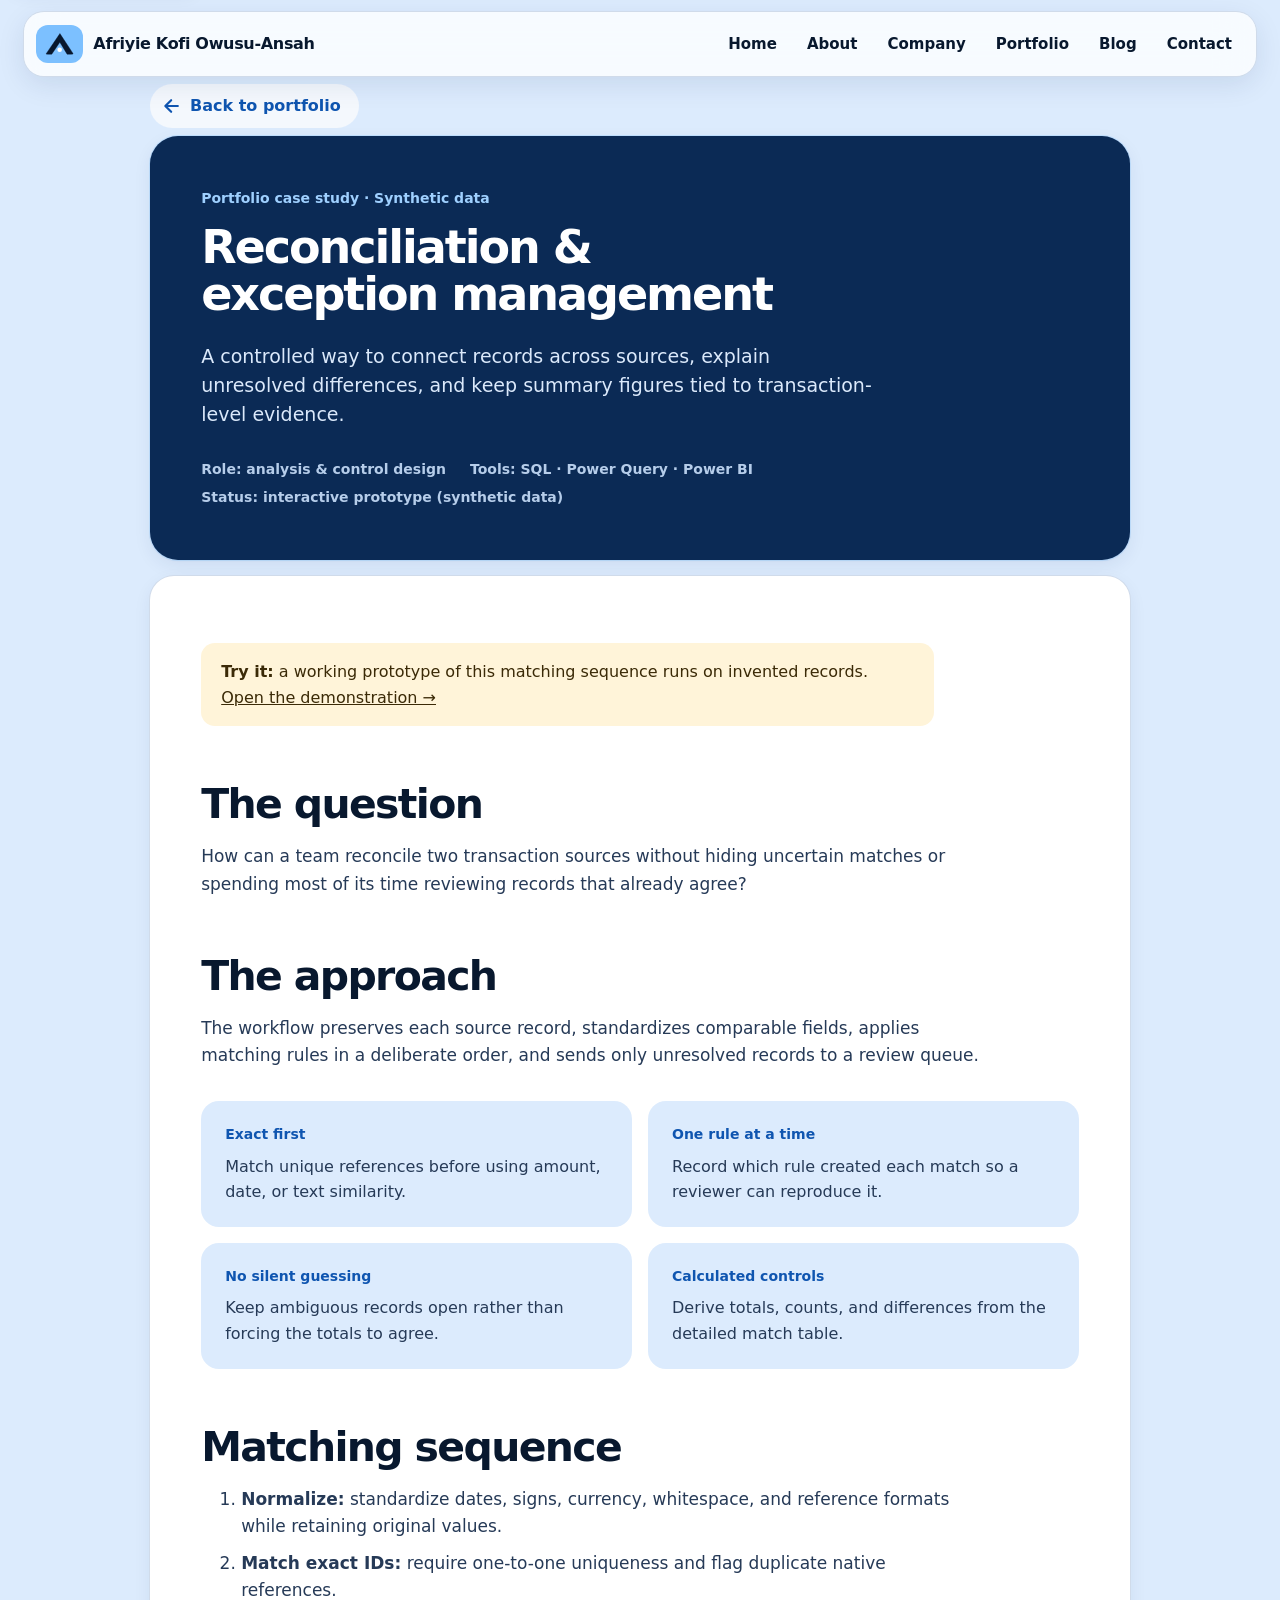
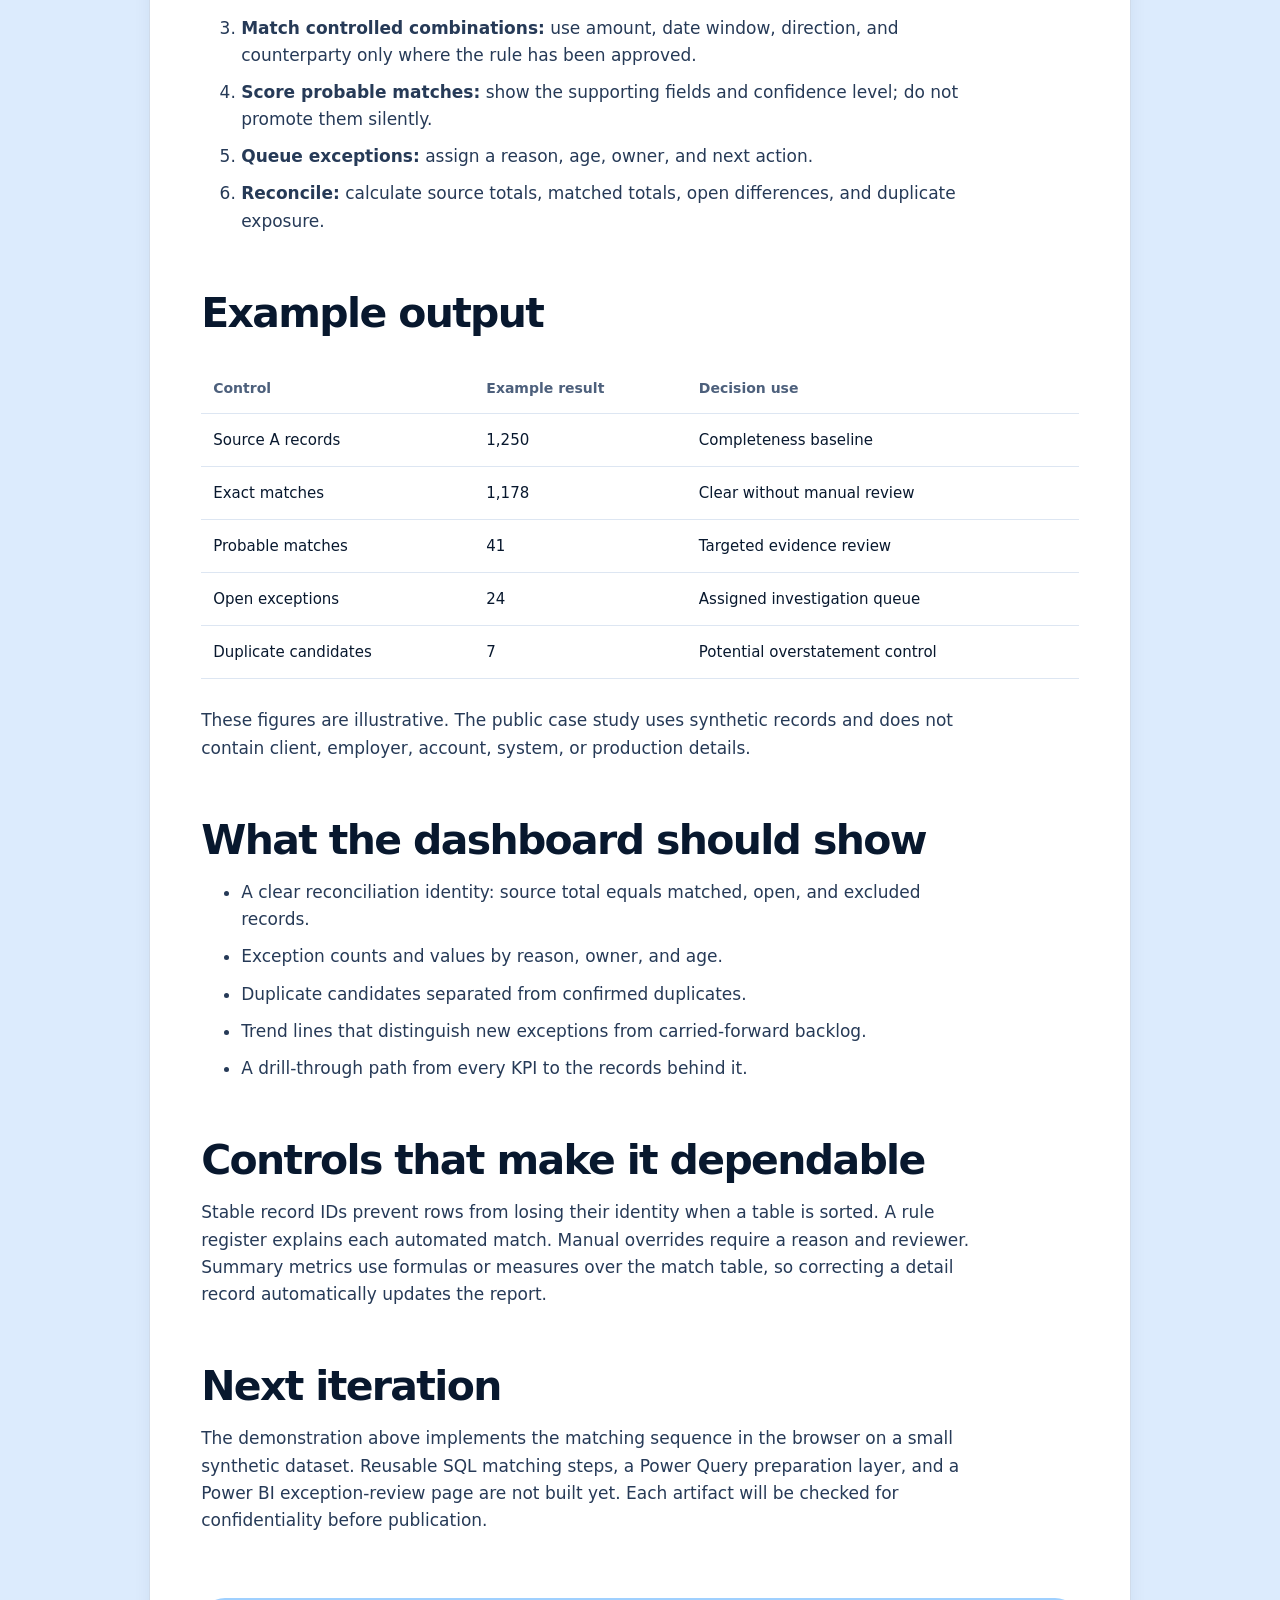
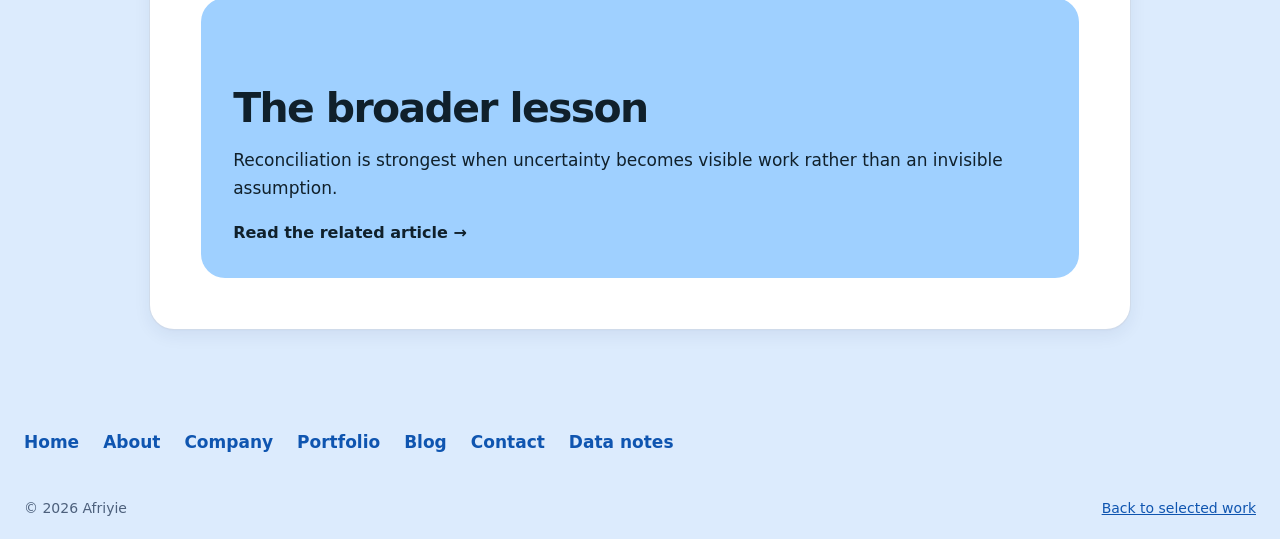
<file: reconciliation-case-study.html>
<!doctype html>
<html lang="en">
  <head>
    <meta charset="utf-8" />
    <meta name="viewport" content="width=device-width, initial-scale=1" />
    <meta name="description" content="A sanitized portfolio case study showing a controlled reconciliation and exception-management workflow using synthetic records." />
    <meta name="theme-color" content="#eaf1fb" media="(prefers-color-scheme: light)" /><meta name="theme-color" content="#07101f" media="(prefers-color-scheme: dark)" />
    <title>Reconciliation &amp; exception management — Afriyie</title>
    <link rel="icon" href="assets/favicon.svg" type="image/svg+xml" />
    <link rel="stylesheet" href="styles.css" />
    <script src="script.js" defer></script>
  </head>
  <body class="article-page">
    <a class="skip-link" href="#case-study">Skip to case study</a>
    <header class="site-header scrolled" data-header><div class="shell header-inner"><a class="wordmark" href="index.html" aria-label="Afriyie Kofi Owusu-Ansah, home"><svg class="brand-mark" viewBox="262 26 352 268" width="40" height="30" aria-hidden="true" focusable="false"><path class="mark-a" d="M441 33 606 284H529L440 138.5 341.6 284H270Z" stroke-linejoin="round" stroke-width="5"/><circle class="mark-dot" cx="438" cy="230" r="28"/></svg><span class="brand-name">Afriyie <span class="brand-sur">Kofi Owusu-Ansah</span></span></a><button class="menu-toggle" type="button" aria-expanded="false" aria-controls="site-nav" data-menu-toggle><span class="sr-only">Open navigation</span><span aria-hidden="true"></span><span aria-hidden="true"></span></button><nav class="site-nav" id="site-nav" aria-label="Primary" data-nav><a href="index.html">Home</a><a href="index.html#about">About</a><a href="https://cofyafriyie.github.io/ca-data-hub/" data-company-link>Company</a><a href="index.html#work">Portfolio</a><a href="blog.html">Blog</a><a href="index.html#contact">Contact</a></nav></div></header>
    <main id="case-study">
      <div class="back-bar"><div class="shell"><a class="back-link" href="index.html#work" data-back><svg viewBox="0 0 24 24" aria-hidden="true" focusable="false"><path d="M19 12H5M11 5l-7 7 7 7"/></svg><span>Back to portfolio</span></a></div></div>
      <header class="article-hero"><div class="shell"><p class="eyebrow">Portfolio case study · Synthetic data</p><h1>Reconciliation &amp; exception management</h1><p class="article-deck">A controlled way to connect records across sources, explain unresolved differences, and keep summary figures tied to transaction-level evidence.</p><div class="article-meta"><span>Role: analysis &amp; control design</span><span>Tools: SQL · Power Query · Power BI</span><span>Status: interactive prototype (synthetic data)</span></div></div></header>
      <article class="article-body">
        <p class="demo-notice" role="note"><strong>Try it:</strong> a working prototype of this matching sequence runs on invented records. <a href="demo-reconciliation.html">Open the demonstration →</a></p>

        <h2>The question</h2>
        <p>How can a team reconcile two transaction sources without hiding uncertain matches or spending most of its time reviewing records that already agree?</p>

        <h2>The approach</h2>
        <p>The workflow preserves each source record, standardizes comparable fields, applies matching rules in a deliberate order, and sends only unresolved records to a review queue.</p>
        <div class="method-grid">
          <div class="method-card"><b>Exact first</b><p>Match unique references before using amount, date, or text similarity.</p></div>
          <div class="method-card"><b>One rule at a time</b><p>Record which rule created each match so a reviewer can reproduce it.</p></div>
          <div class="method-card"><b>No silent guessing</b><p>Keep ambiguous records open rather than forcing the totals to agree.</p></div>
          <div class="method-card"><b>Calculated controls</b><p>Derive totals, counts, and differences from the detailed match table.</p></div>
        </div>

        <h2>Matching sequence</h2>
        <ol>
          <li><strong>Normalize:</strong> standardize dates, signs, currency, whitespace, and reference formats while retaining original values.</li>
          <li><strong>Match exact IDs:</strong> require one-to-one uniqueness and flag duplicate native references.</li>
          <li><strong>Match controlled combinations:</strong> use amount, date window, direction, and counterparty only where the rule has been approved.</li>
          <li><strong>Score probable matches:</strong> show the supporting fields and confidence level; do not promote them silently.</li>
          <li><strong>Queue exceptions:</strong> assign a reason, age, owner, and next action.</li>
          <li><strong>Reconcile:</strong> calculate source totals, matched totals, open differences, and duplicate exposure.</li>
        </ol>

        <h2>Example output</h2>
        <table class="case-table">
          <thead><tr><th>Control</th><th>Example result</th><th>Decision use</th></tr></thead>
          <tbody>
            <tr><td>Source A records</td><td>1,250</td><td>Completeness baseline</td></tr>
            <tr><td>Exact matches</td><td>1,178</td><td>Clear without manual review</td></tr>
            <tr><td>Probable matches</td><td>41</td><td>Targeted evidence review</td></tr>
            <tr><td>Open exceptions</td><td>24</td><td>Assigned investigation queue</td></tr>
            <tr><td>Duplicate candidates</td><td>7</td><td>Potential overstatement control</td></tr>
          </tbody>
        </table>
        <p>These figures are illustrative. The public case study uses synthetic records and does not contain client, employer, account, system, or production details.</p>

        <h2>What the dashboard should show</h2>
        <ul>
          <li>A clear reconciliation identity: source total equals matched, open, and excluded records.</li>
          <li>Exception counts and values by reason, owner, and age.</li>
          <li>Duplicate candidates separated from confirmed duplicates.</li>
          <li>Trend lines that distinguish new exceptions from carried-forward backlog.</li>
          <li>A drill-through path from every KPI to the records behind it.</li>
        </ul>

        <h2>Controls that make it dependable</h2>
        <p>Stable record IDs prevent rows from losing their identity when a table is sorted. A rule register explains each automated match. Manual overrides require a reason and reviewer. Summary metrics use formulas or measures over the match table, so correcting a detail record automatically updates the report.</p>

        <h2>Next iteration</h2>
        <p>The demonstration above implements the matching sequence in the browser on a small synthetic dataset. Reusable SQL matching steps, a Power Query preparation layer, and a Power BI exception-review page are not built yet. Each artifact will be checked for confidentiality before publication.</p>

        <div class="article-cta"><h2>The broader lesson</h2><p>Reconciliation is strongest when uncertainty becomes visible work rather than an invisible assumption.</p><a class="text-link" href="exception-first-reporting.html">Read the related article →</a></div>
      </article>
    </main>
    <footer class="site-footer"><div class="shell footer-inner"><nav class="footer-nav" aria-label="Footer"><a href="index.html">Home</a><a href="index.html#about">About</a><a href="https://cofyafriyie.github.io/ca-data-hub/" data-company-link>Company</a><a href="index.html#work">Portfolio</a><a href="blog.html">Blog</a><a href="index.html#contact">Contact</a><a href="data-notes.html">Data notes</a></nav><p>© <span data-year></span> Afriyie</p><p><a href="index.html#work">Back to selected work</a></p></div></footer>
  </body>
</html>
</file>
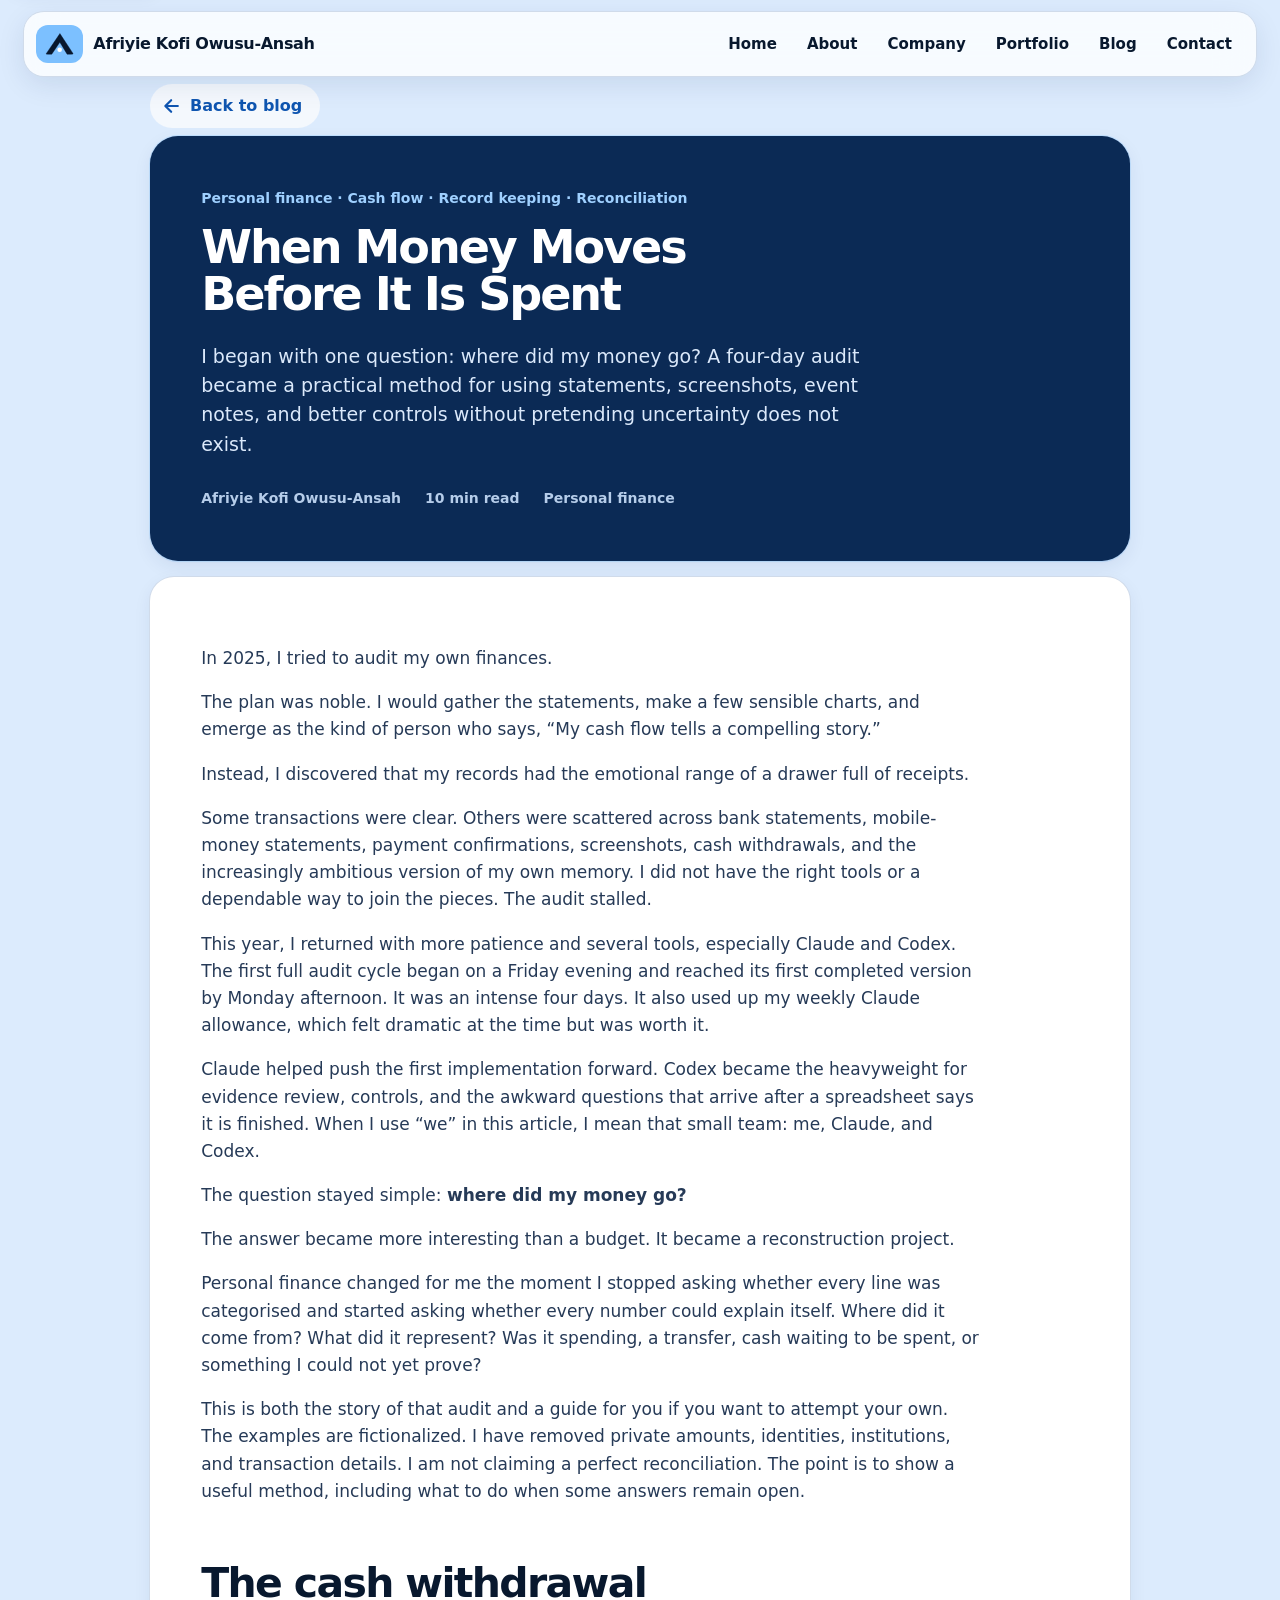
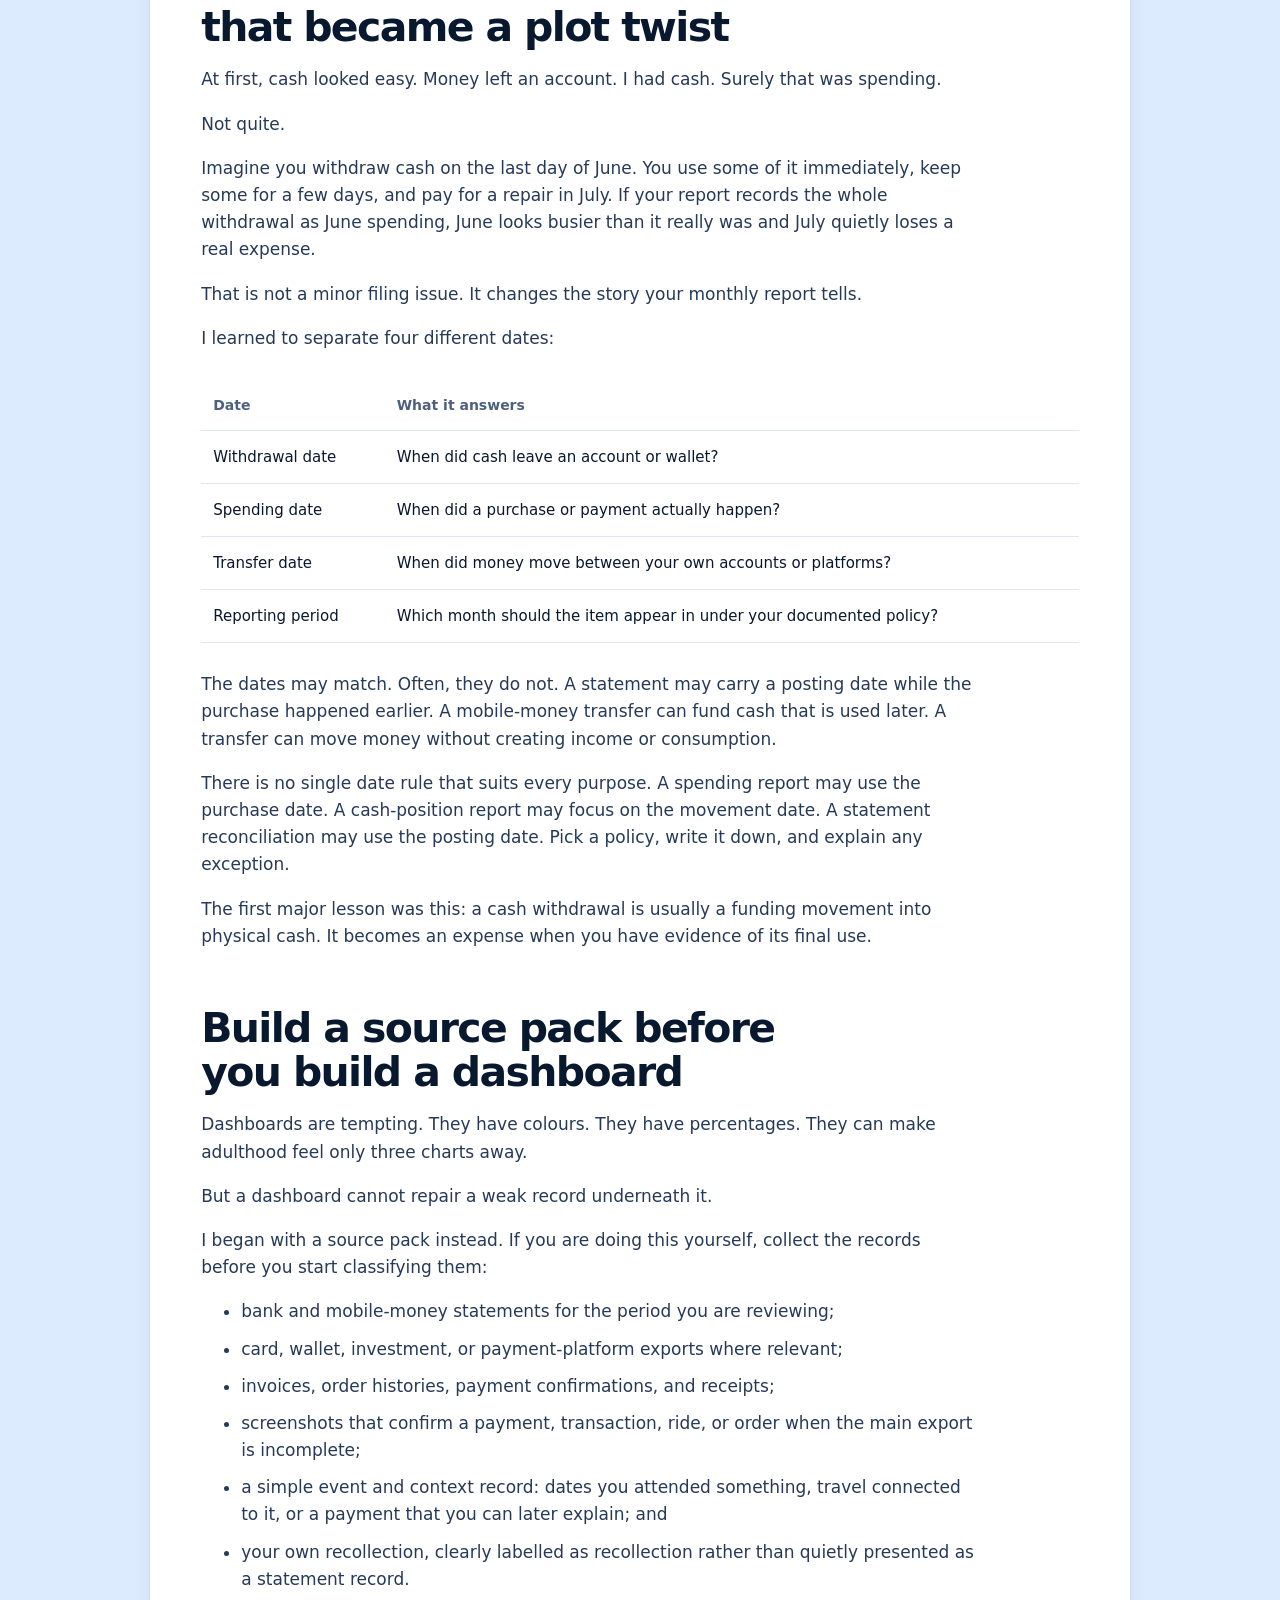
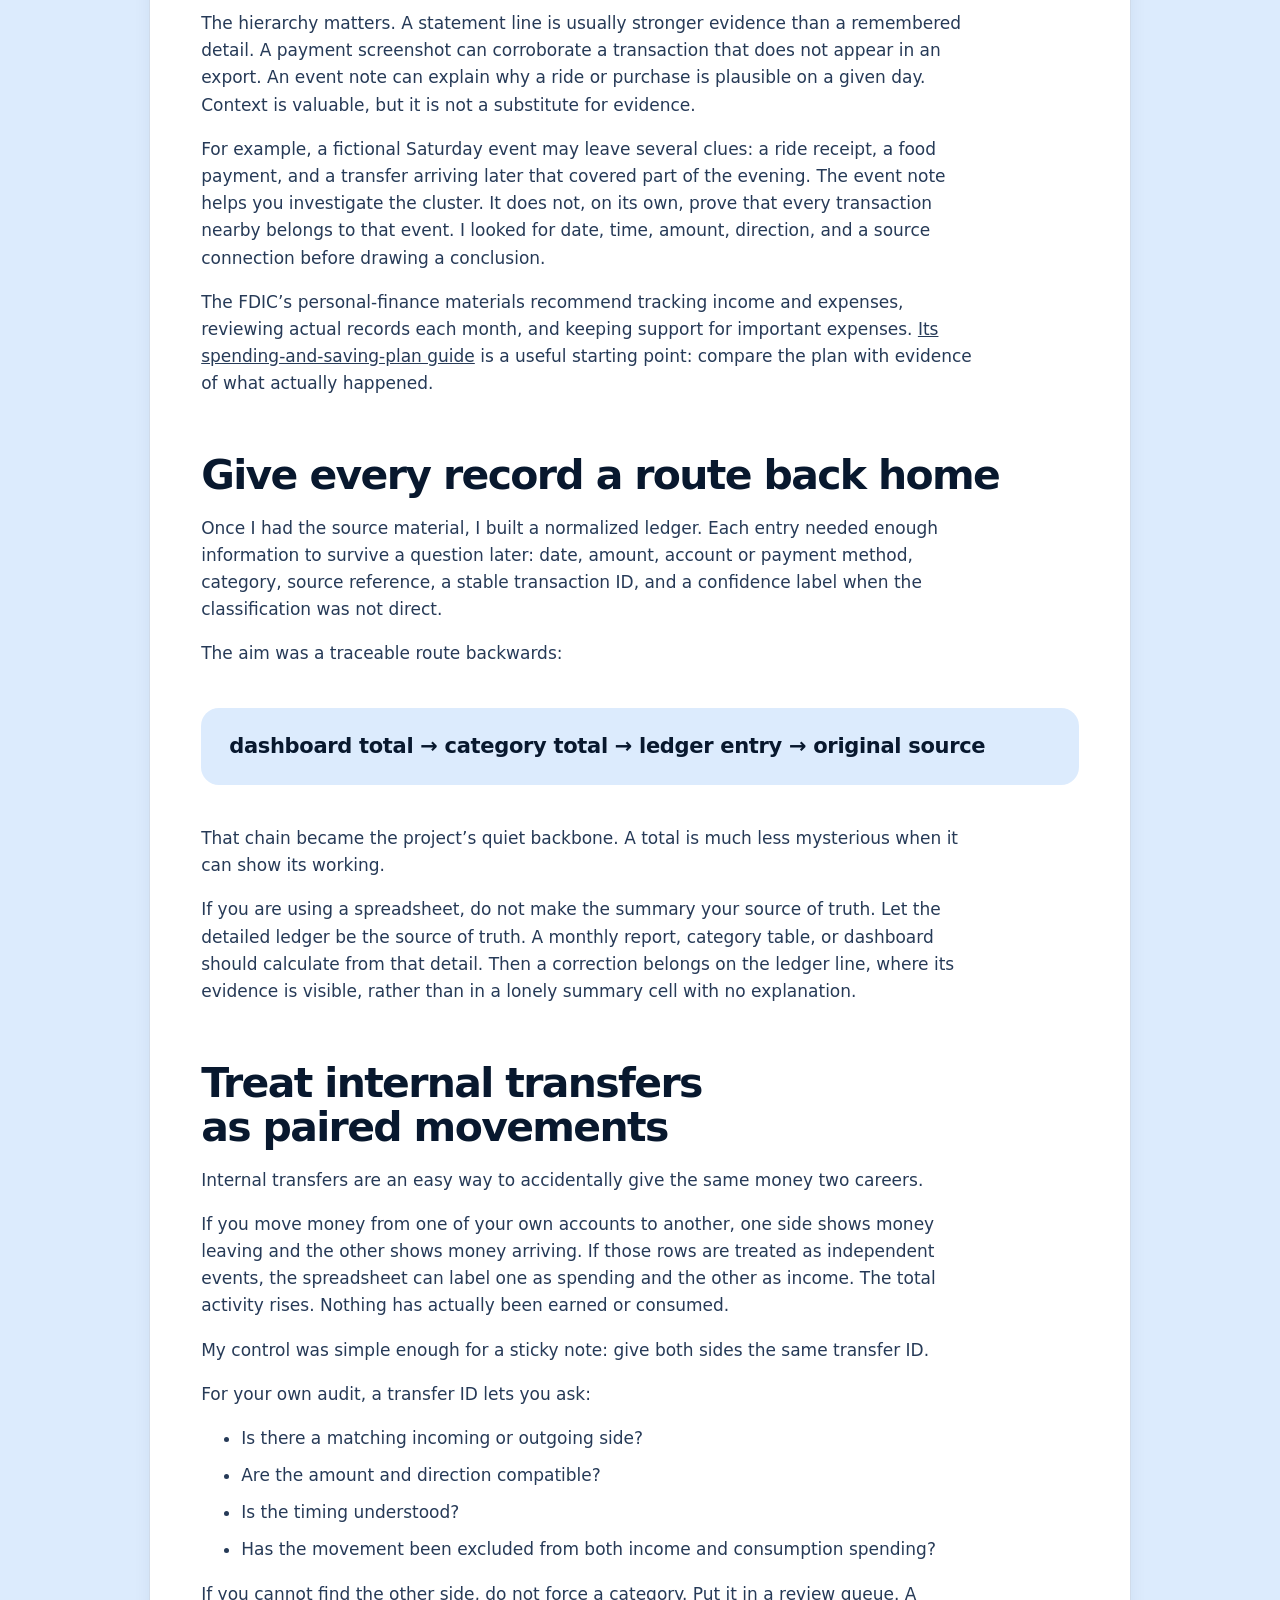
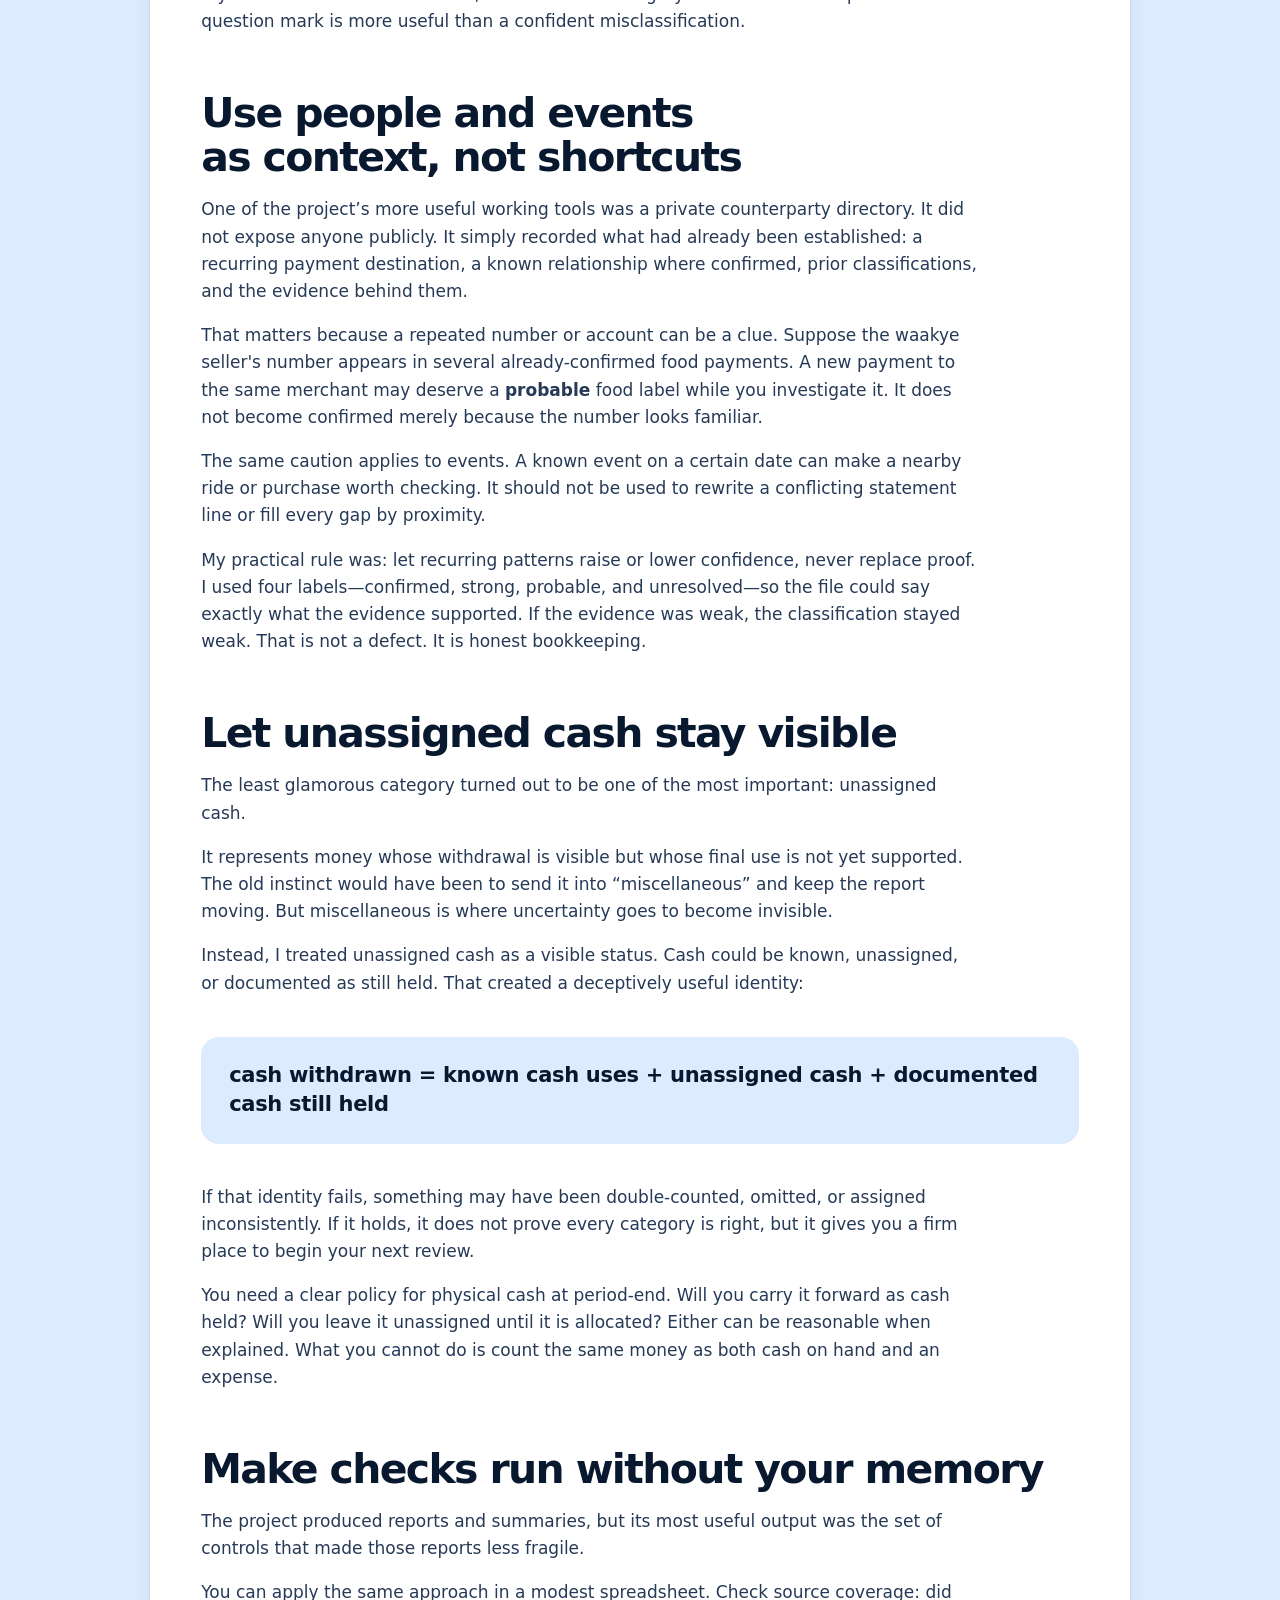
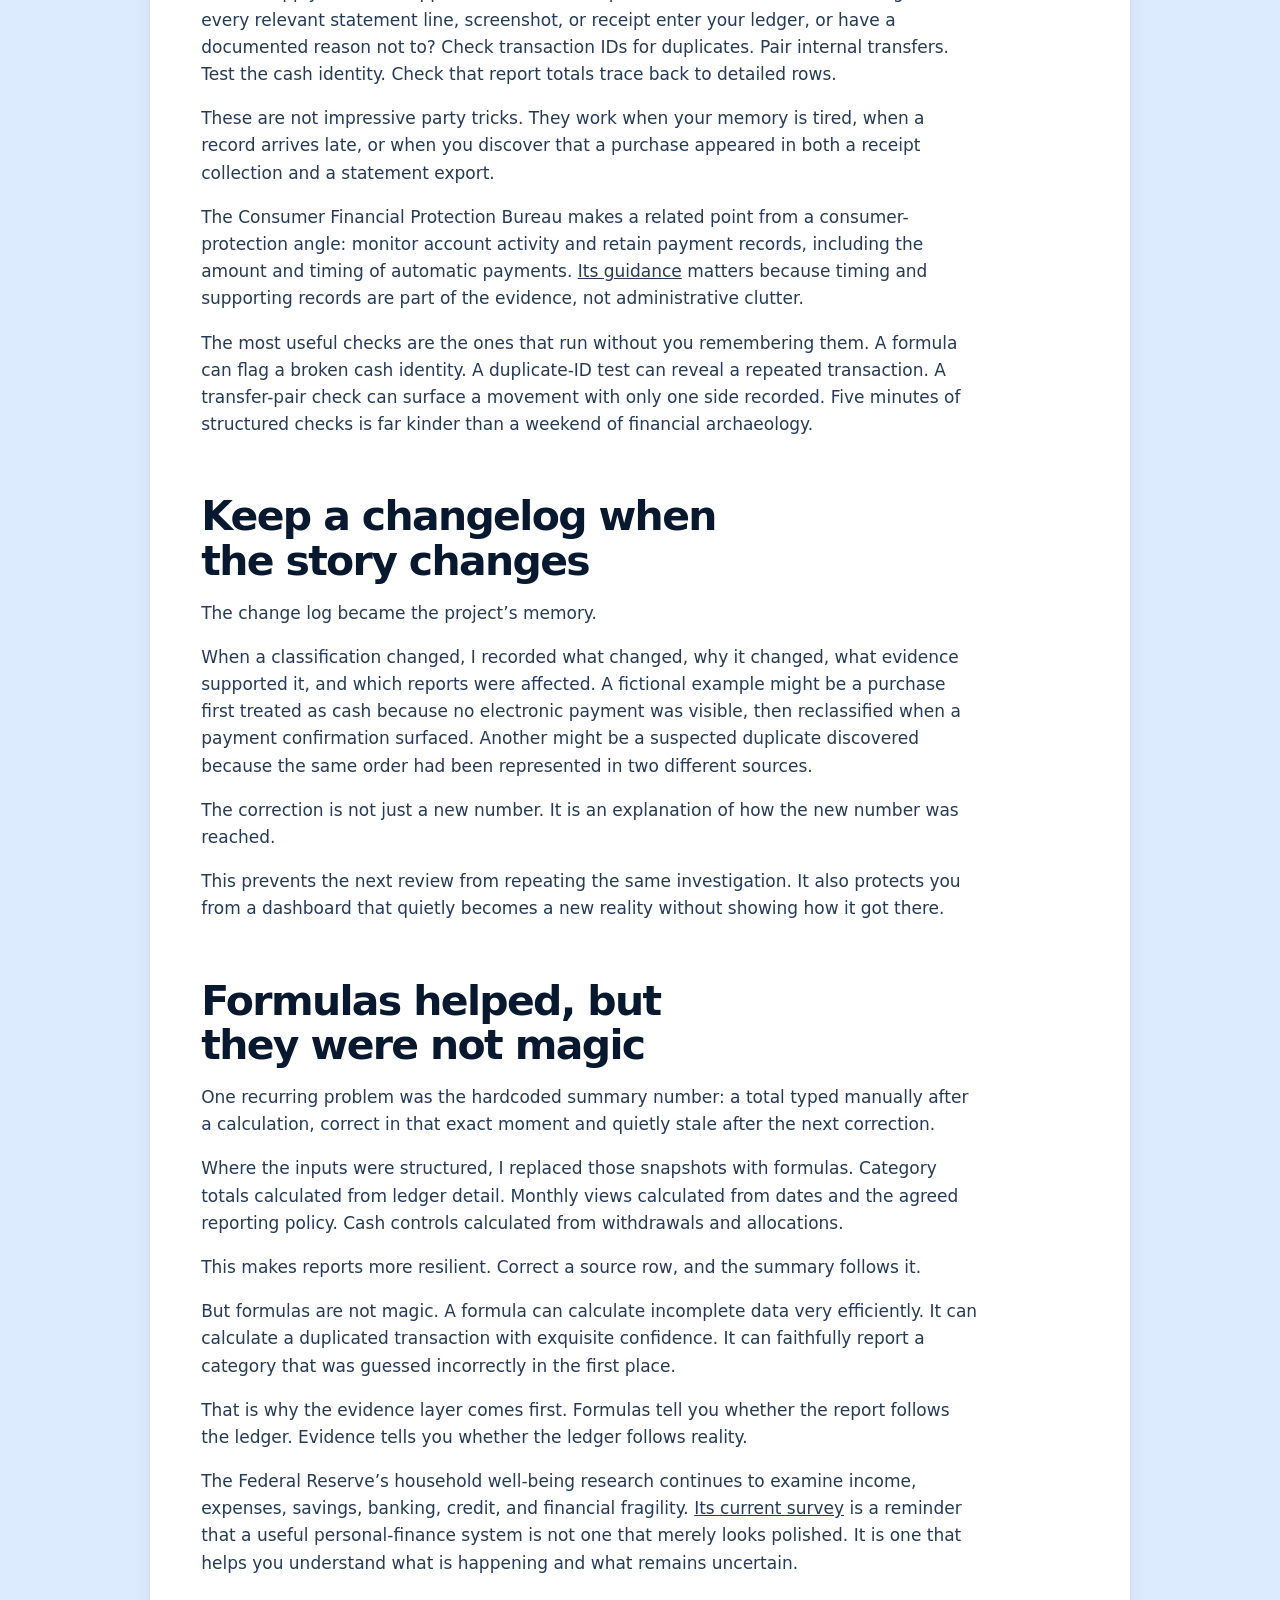
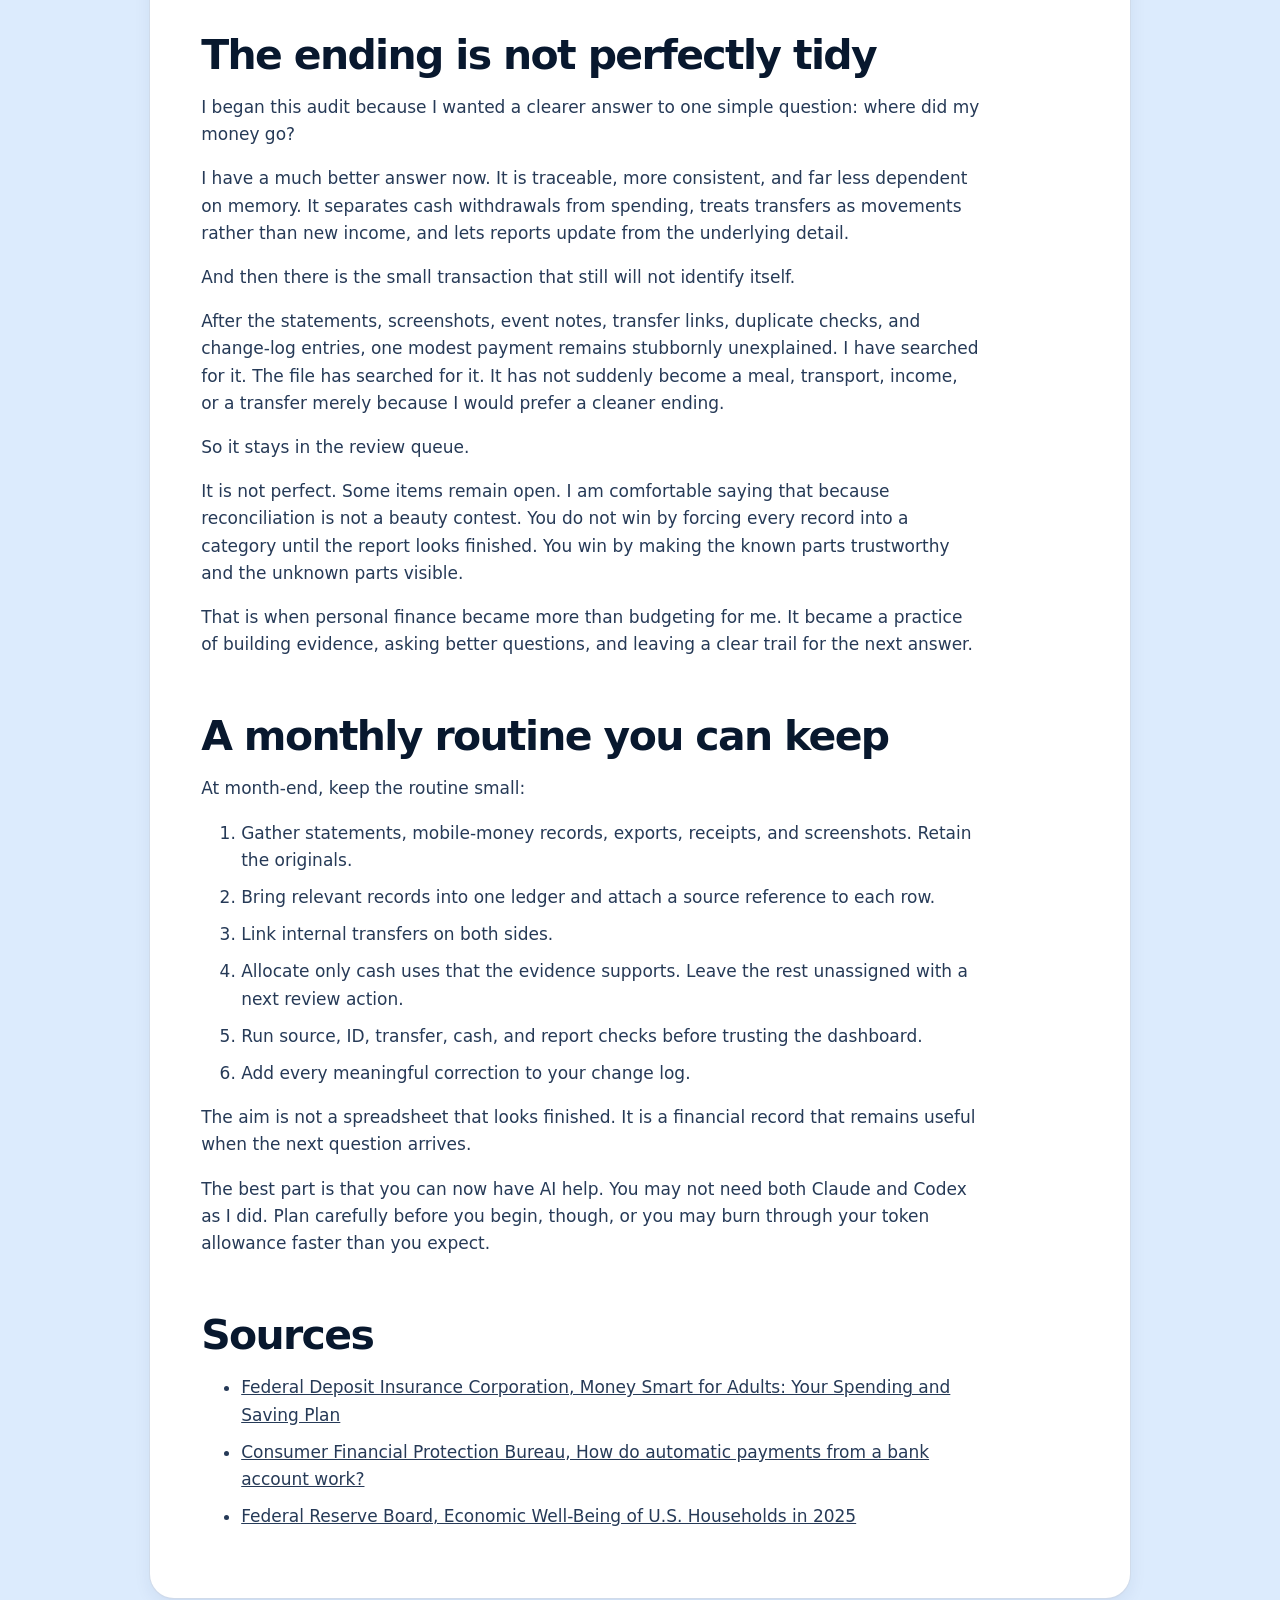
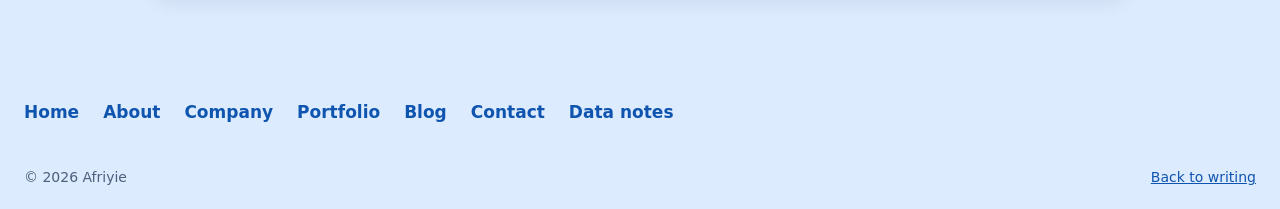
<file: reconstructing-personal-finances-from-imperfect-records.html>
<!doctype html>
<html lang="en">
  <head>
    <meta charset="utf-8" />
    <meta name="viewport" content="width=device-width, initial-scale=1" />
    <meta name="description" content="A practical method for using statements, screenshots, event notes, and better controls without pretending uncertainty does not exist." />
    <meta name="theme-color" content="#eaf1fb" media="(prefers-color-scheme: light)" /><meta name="theme-color" content="#07101f" media="(prefers-color-scheme: dark)" />
    <title>When Money Moves Before It Is Spent — Afriyie</title>
    <link rel="icon" href="assets/favicon.svg" type="image/svg+xml" />
    <link rel="stylesheet" href="styles.css" />
    <script src="script.js" defer></script>
  </head>
  <body class="article-page">
    <a class="skip-link" href="#article">Skip to article</a>
    <header class="site-header scrolled" data-header><div class="shell header-inner"><a class="wordmark" href="index.html" aria-label="Afriyie Kofi Owusu-Ansah, home"><svg class="brand-mark" viewBox="262 26 352 268" width="40" height="30" aria-hidden="true" focusable="false"><path class="mark-a" d="M441 33 606 284H529L440 138.5 341.6 284H270Z" stroke-linejoin="round" stroke-width="5"/><circle class="mark-dot" cx="438" cy="230" r="28"/></svg><span class="brand-name">Afriyie <span class="brand-sur">Kofi Owusu-Ansah</span></span></a><button class="menu-toggle" type="button" aria-expanded="false" aria-controls="site-nav" data-menu-toggle><span class="sr-only">Open navigation</span><span aria-hidden="true"></span><span aria-hidden="true"></span></button><nav class="site-nav" id="site-nav" aria-label="Primary" data-nav><a href="index.html">Home</a><a href="index.html#about">About</a><a href="https://cofyafriyie.github.io/ca-data-hub/" data-company-link>Company</a><a href="index.html#work">Portfolio</a><a href="blog.html">Blog</a><a href="index.html#contact">Contact</a></nav></div></header>
    <main id="article">
      <div class="back-bar"><div class="shell"><a class="back-link" href="blog.html" data-back><svg viewBox="0 0 24 24" aria-hidden="true" focusable="false"><path d="M19 12H5M11 5l-7 7 7 7"/></svg><span>Back to blog</span></a></div></div>
      <header class="article-hero"><div class="shell"><p class="eyebrow">Personal finance · Cash flow · Record keeping · Reconciliation</p><h1>When Money Moves Before It Is Spent</h1><p class="article-deck">I began with one question: where did my money go? A four-day audit became a practical method for using statements, screenshots, event notes, and better controls without pretending uncertainty does not exist.</p><div class="article-meta"><span>Afriyie Kofi Owusu-Ansah</span><span>10 min read</span><span>Personal finance</span></div></div></header>
      <article class="article-body">
        <p>In 2025, I tried to audit my own finances.</p>
        <p>The plan was noble. I would gather the statements, make a few sensible charts, and emerge as the kind of person who says, “My cash flow tells a compelling story.”</p>
        <p>Instead, I discovered that my records had the emotional range of a drawer full of receipts.</p>
        <p>Some transactions were clear. Others were scattered across bank statements, mobile-money statements, payment confirmations, screenshots, cash withdrawals, and the increasingly ambitious version of my own memory. I did not have the right tools or a dependable way to join the pieces. The audit stalled.</p>
        <p>This year, I returned with more patience and several tools, especially Claude and Codex. The first full audit cycle began on a Friday evening and reached its first completed version by Monday afternoon. It was an intense four days. It also used up my weekly Claude allowance, which felt dramatic at the time but was worth it.</p>
        <p>Claude helped push the first implementation forward. Codex became the heavyweight for evidence review, controls, and the awkward questions that arrive after a spreadsheet says it is finished. When I use “we” in this article, I mean that small team: me, Claude, and Codex.</p>
        <p>The question stayed simple: <strong>where did my money go?</strong></p>
        <p>The answer became more interesting than a budget. It became a reconstruction project.</p>
        <p>Personal finance changed for me the moment I stopped asking whether every line was categorised and started asking whether every number could explain itself. Where did it come from? What did it represent? Was it spending, a transfer, cash waiting to be spent, or something I could not yet prove?</p>
        <p>This is both the story of that audit and a guide for you if you want to attempt your own. The examples are fictionalized. I have removed private amounts, identities, institutions, and transaction details. I am not claiming a perfect reconciliation. The point is to show a useful method, including what to do when some answers remain open.</p>

        <h2>The cash withdrawal that became a plot twist</h2>
        <p>At first, cash looked easy. Money left an account. I had cash. Surely that was spending.</p><p>Not quite.</p>
        <p>Imagine you withdraw cash on the last day of June. You use some of it immediately, keep some for a few days, and pay for a repair in July. If your report records the whole withdrawal as June spending, June looks busier than it really was and July quietly loses a real expense.</p>
        <p>That is not a minor filing issue. It changes the story your monthly report tells.</p>
        <p>I learned to separate four different dates:</p>
        <table class="case-table"><thead><tr><th>Date</th><th>What it answers</th></tr></thead><tbody><tr><td>Withdrawal date</td><td>When did cash leave an account or wallet?</td></tr><tr><td>Spending date</td><td>When did a purchase or payment actually happen?</td></tr><tr><td>Transfer date</td><td>When did money move between your own accounts or platforms?</td></tr><tr><td>Reporting period</td><td>Which month should the item appear in under your documented policy?</td></tr></tbody></table>
        <p>The dates may match. Often, they do not. A statement may carry a posting date while the purchase happened earlier. A mobile-money transfer can fund cash that is used later. A transfer can move money without creating income or consumption.</p>
        <p>There is no single date rule that suits every purpose. A spending report may use the purchase date. A cash-position report may focus on the movement date. A statement reconciliation may use the posting date. Pick a policy, write it down, and explain any exception.</p>
        <p>The first major lesson was this: a cash withdrawal is usually a funding movement into physical cash. It becomes an expense when you have evidence of its final use.</p>

        <h2>Build a source pack before you build a dashboard</h2>
        <p>Dashboards are tempting. They have colours. They have percentages. They can make adulthood feel only three charts away.</p><p>But a dashboard cannot repair a weak record underneath it.</p>
        <p>I began with a source pack instead. If you are doing this yourself, collect the records before you start classifying them:</p>
        <ul><li>bank and mobile-money statements for the period you are reviewing;</li><li>card, wallet, investment, or payment-platform exports where relevant;</li><li>invoices, order histories, payment confirmations, and receipts;</li><li>screenshots that confirm a payment, transaction, ride, or order when the main export is incomplete;</li><li>a simple event and context record: dates you attended something, travel connected to it, or a payment that you can later explain; and</li><li>your own recollection, clearly labelled as recollection rather than quietly presented as a statement record.</li></ul>
        <p>The hierarchy matters. A statement line is usually stronger evidence than a remembered detail. A payment screenshot can corroborate a transaction that does not appear in an export. An event note can explain why a ride or purchase is plausible on a given day. Context is valuable, but it is not a substitute for evidence.</p>
        <p>For example, a fictional Saturday event may leave several clues: a ride receipt, a food payment, and a transfer arriving later that covered part of the evening. The event note helps you investigate the cluster. It does not, on its own, prove that every transaction nearby belongs to that event. I looked for date, time, amount, direction, and a source connection before drawing a conclusion.</p>
        <p>The FDIC’s personal-finance materials recommend tracking income and expenses, reviewing actual records each month, and keeping support for important expenses. <a href="https://catalog.fdic.gov/catalog/sfc/servlet.shepherd/document/download/069t000000BcgyNAAR">Its spending-and-saving-plan guide</a> is a useful starting point: compare the plan with evidence of what actually happened.</p>

        <h2>Give every record a route back home</h2>
        <p>Once I had the source material, I built a normalized ledger. Each entry needed enough information to survive a question later: date, amount, account or payment method, category, source reference, a stable transaction ID, and a confidence label when the classification was not direct.</p><p>The aim was a traceable route backwards:</p>
        <blockquote><p>dashboard total → category total → ledger entry → original source</p></blockquote>
        <p>That chain became the project’s quiet backbone. A total is much less mysterious when it can show its working.</p><p>If you are using a spreadsheet, do not make the summary your source of truth. Let the detailed ledger be the source of truth. A monthly report, category table, or dashboard should calculate from that detail. Then a correction belongs on the ledger line, where its evidence is visible, rather than in a lonely summary cell with no explanation.</p>

        <h2>Treat internal transfers as paired movements</h2>
        <p>Internal transfers are an easy way to accidentally give the same money two careers.</p><p>If you move money from one of your own accounts to another, one side shows money leaving and the other shows money arriving. If those rows are treated as independent events, the spreadsheet can label one as spending and the other as income. The total activity rises. Nothing has actually been earned or consumed.</p><p>My control was simple enough for a sticky note: give both sides the same transfer ID.</p><p>For your own audit, a transfer ID lets you ask:</p>
        <ul><li>Is there a matching incoming or outgoing side?</li><li>Are the amount and direction compatible?</li><li>Is the timing understood?</li><li>Has the movement been excluded from both income and consumption spending?</li></ul>
        <p>If you cannot find the other side, do not force a category. Put it in a review queue. A question mark is more useful than a confident misclassification.</p>

        <h2>Use people and events as context, not shortcuts</h2>
        <p>One of the project’s more useful working tools was a private counterparty directory. It did not expose anyone publicly. It simply recorded what had already been established: a recurring payment destination, a known relationship where confirmed, prior classifications, and the evidence behind them.</p><p>That matters because a repeated number or account can be a clue. Suppose the waakye seller's number appears in several already-confirmed food payments. A new payment to the same merchant may deserve a <strong>probable</strong> food label while you investigate it. It does not become confirmed merely because the number looks familiar.</p><p>The same caution applies to events. A known event on a certain date can make a nearby ride or purchase worth checking. It should not be used to rewrite a conflicting statement line or fill every gap by proximity.</p><p>My practical rule was: let recurring patterns raise or lower confidence, never replace proof. I used four labels—confirmed, strong, probable, and unresolved—so the file could say exactly what the evidence supported. If the evidence was weak, the classification stayed weak. That is not a defect. It is honest bookkeeping.</p>

        <h2>Let unassigned cash stay visible</h2>
        <p>The least glamorous category turned out to be one of the most important: unassigned cash.</p><p>It represents money whose withdrawal is visible but whose final use is not yet supported. The old instinct would have been to send it into “miscellaneous” and keep the report moving. But miscellaneous is where uncertainty goes to become invisible.</p><p>Instead, I treated unassigned cash as a visible status. Cash could be known, unassigned, or documented as still held. That created a deceptively useful identity:</p>
        <blockquote><p>cash withdrawn = known cash uses + unassigned cash + documented cash still held</p></blockquote>
        <p>If that identity fails, something may have been double-counted, omitted, or assigned inconsistently. If it holds, it does not prove every category is right, but it gives you a firm place to begin your next review.</p><p>You need a clear policy for physical cash at period-end. Will you carry it forward as cash held? Will you leave it unassigned until it is allocated? Either can be reasonable when explained. What you cannot do is count the same money as both cash on hand and an expense.</p>

        <h2>Make checks run without your memory</h2>
        <p>The project produced reports and summaries, but its most useful output was the set of controls that made those reports less fragile.</p><p>You can apply the same approach in a modest spreadsheet. Check source coverage: did every relevant statement line, screenshot, or receipt enter your ledger, or have a documented reason not to? Check transaction IDs for duplicates. Pair internal transfers. Test the cash identity. Check that report totals trace back to detailed rows.</p><p>These are not impressive party tricks. They work when your memory is tired, when a record arrives late, or when you discover that a purchase appeared in both a receipt collection and a statement export.</p><p>The Consumer Financial Protection Bureau makes a related point from a consumer-protection angle: monitor account activity and retain payment records, including the amount and timing of automatic payments. <a href="https://www.consumerfinance.gov/ask-cfpb/how-do-automatic-payments-from-a-bank-account-work-en-2021/">Its guidance</a> matters because timing and supporting records are part of the evidence, not administrative clutter.</p><p>The most useful checks are the ones that run without you remembering them. A formula can flag a broken cash identity. A duplicate-ID test can reveal a repeated transaction. A transfer-pair check can surface a movement with only one side recorded. Five minutes of structured checks is far kinder than a weekend of financial archaeology.</p>

        <h2>Keep a changelog when the story changes</h2>
        <p>The change log became the project’s memory.</p><p>When a classification changed, I recorded what changed, why it changed, what evidence supported it, and which reports were affected. A fictional example might be a purchase first treated as cash because no electronic payment was visible, then reclassified when a payment confirmation surfaced. Another might be a suspected duplicate discovered because the same order had been represented in two different sources.</p><p>The correction is not just a new number. It is an explanation of how the new number was reached.</p><p>This prevents the next review from repeating the same investigation. It also protects you from a dashboard that quietly becomes a new reality without showing how it got there.</p>

        <h2>Formulas helped, but they were not magic</h2>
        <p>One recurring problem was the hardcoded summary number: a total typed manually after a calculation, correct in that exact moment and quietly stale after the next correction.</p><p>Where the inputs were structured, I replaced those snapshots with formulas. Category totals calculated from ledger detail. Monthly views calculated from dates and the agreed reporting policy. Cash controls calculated from withdrawals and allocations.</p><p>This makes reports more resilient. Correct a source row, and the summary follows it.</p><p>But formulas are not magic. A formula can calculate incomplete data very efficiently. It can calculate a duplicated transaction with exquisite confidence. It can faithfully report a category that was guessed incorrectly in the first place.</p><p>That is why the evidence layer comes first. Formulas tell you whether the report follows the ledger. Evidence tells you whether the ledger follows reality.</p><p>The Federal Reserve’s household well-being research continues to examine income, expenses, savings, banking, credit, and financial fragility. <a href="https://www.federalreserve.gov/publications/shed.htm">Its current survey</a> is a reminder that a useful personal-finance system is not one that merely looks polished. It is one that helps you understand what is happening and what remains uncertain.</p>

        <h2>The ending is not perfectly tidy</h2>
        <p>I began this audit because I wanted a clearer answer to one simple question: where did my money go?</p><p>I have a much better answer now. It is traceable, more consistent, and far less dependent on memory. It separates cash withdrawals from spending, treats transfers as movements rather than new income, and lets reports update from the underlying detail.</p><p>And then there is the small transaction that still will not identify itself.</p><p>After the statements, screenshots, event notes, transfer links, duplicate checks, and change-log entries, one modest payment remains stubbornly unexplained. I have searched for it. The file has searched for it. It has not suddenly become a meal, transport, income, or a transfer merely because I would prefer a cleaner ending.</p><p>So it stays in the review queue.</p><p>It is not perfect. Some items remain open. I am comfortable saying that because reconciliation is not a beauty contest. You do not win by forcing every record into a category until the report looks finished. You win by making the known parts trustworthy and the unknown parts visible.</p><p>That is when personal finance became more than budgeting for me. It became a practice of building evidence, asking better questions, and leaving a clear trail for the next answer.</p>

        <h2>A monthly routine you can keep</h2>
        <p>At month-end, keep the routine small:</p><ol><li>Gather statements, mobile-money records, exports, receipts, and screenshots. Retain the originals.</li><li>Bring relevant records into one ledger and attach a source reference to each row.</li><li>Link internal transfers on both sides.</li><li>Allocate only cash uses that the evidence supports. Leave the rest unassigned with a next review action.</li><li>Run source, ID, transfer, cash, and report checks before trusting the dashboard.</li><li>Add every meaningful correction to your change log.</li></ol>
        <p>The aim is not a spreadsheet that looks finished. It is a financial record that remains useful when the next question arrives.</p>
        <p>The best part is that you can now have AI help. You may not need both Claude and Codex as I did. Plan carefully before you begin, though, or you may burn through your token allowance faster than you expect.</p>

        <h2>Sources</h2><ul><li><a href="https://catalog.fdic.gov/catalog/sfc/servlet.shepherd/document/download/069t000000BcgyNAAR">Federal Deposit Insurance Corporation, Money Smart for Adults: Your Spending and Saving Plan</a></li><li><a href="https://www.consumerfinance.gov/ask-cfpb/how-do-automatic-payments-from-a-bank-account-work-en-2021/">Consumer Financial Protection Bureau, How do automatic payments from a bank account work?</a></li><li><a href="https://www.federalreserve.gov/publications/shed.htm">Federal Reserve Board, Economic Well-Being of U.S. Households in 2025</a></li></ul>
      </article>
    </main>
    <footer class="site-footer"><div class="shell footer-inner"><nav class="footer-nav" aria-label="Footer"><a href="index.html">Home</a><a href="index.html#about">About</a><a href="https://cofyafriyie.github.io/ca-data-hub/" data-company-link>Company</a><a href="index.html#work">Portfolio</a><a href="blog.html">Blog</a><a href="index.html#contact">Contact</a><a href="data-notes.html">Data notes</a></nav><p>© <span data-year></span> Afriyie</p><p><a href="blog.html">Back to writing</a></p></div></footer>
  </body>
</html>
</file>
<file: styles.css>
/* Personal site, Direction B "Tiles" (14 Oct 2026). Tokens (light and dark), then the shared base, then the Tiles layer at the end. Shared by every page. */
:root {
  color-scheme: light dark;
  --paper: #eaf1fb;
  --surf: #ffffff;
  --tint: #f4f8fd;
  --soft: #dcebfd;
  --canvas: #eef4fc;
  --ink: #08182e;
  --body: #263a57;
  --muted: #4d607c;
  --line: #c5d2e4;
  --hair: #dde6f2;
  --rline: #d0dbea;
  --accent: #1a6fdc;
  --accent-dark: #0f55b0;
  --accent-light: #9fd0ff;
  --on-accent: #ffffff;
  --navy: #0b2a55;
  --band-text: #dbe9fb;
  --band-muted: #b6cdea;
  --neutral: #5f7596;
  --track: #e3ebf6;
  --area: #cfe3fb;
  --axis: #8095b3;
  --field: #62779a;
  --mark: #ffffff;
  --dot: #ffffff;
  --ok-bg: #e1f3e8;
  --warn-bg: #ffe9c7;
  --warn-ink: #6b3a00;
  --warn: #b35f00;
  --glass: rgba(255,255,255,.80);
  --glass-strong: rgba(255,255,255,.96);
  --shadow-rgb: 10,40,90;
  --panel: #0b2a55;
  --sky: #7cc0ff;
  --white: var(--surf);
  --brand: var(--accent);
  --max: 1160px;
  --radius: 24px;
  --sans: ui-sans-serif, system-ui, -apple-system, "Segoe UI Variable Display", "Segoe UI", Inter, BlinkMacSystemFont, sans-serif;
  --serif: ui-serif, "Iowan Old Style", "Palatino Linotype", Palatino, "Book Antiqua", Georgia, "Times New Roman", serif;
  --shadow-soft: 0 1px 2px rgba(var(--shadow-rgb),.06), 0 10px 30px rgba(var(--shadow-rgb),.10);
  --shadow-small: 0 1px 2px rgba(var(--shadow-rgb),.05), 0 6px 18px rgba(var(--shadow-rgb),.07);
  --ease: cubic-bezier(.2,.8,.2,1);
}
@media (prefers-color-scheme: dark) {
  :root:not([data-theme="light"]) {
  --paper: #07101f;
  --surf: #0f1b30;
  --tint: #0c1729;
  --soft: #15264a;
  --canvas: #0a1426;
  --ink: #ebf2fd;
  --body: #c6d4ea;
  --muted: #97a9c7;
  --line: #2a3c5e;
  --hair: #1f3050;
  --rline: #26385a;
  --accent: #58a6ff;
  --accent-dark: #8cc3ff;
  --accent-light: #9fd0ff;
  --on-accent: #06101f;
  --navy: #0a1d3d;
  --band-text: #dbe9fb;
  --band-muted: #a8bfdc;
  --neutral: #7f93b4;
  --track: #1a2a47;
  --area: #183a73;
  --axis: #667a9c;
  --field: #7a8eb0;
  --mark: #06101f;
  --dot: #06101f;
  --ok-bg: #12382a;
  --warn-bg: #3d2a0c;
  --warn-ink: #ffd9a0;
  --warn: #f0a050;
  --glass: rgba(7,16,31,.80);
  --glass-strong: rgba(7,16,31,.97);
  --shadow-rgb: 0,0,0;
  --panel: #12294f;
  --sky: #7cc0ff;
  }
}
:root[data-theme="dark"] {
  --paper: #07101f;
  --surf: #0f1b30;
  --tint: #0c1729;
  --soft: #15264a;
  --canvas: #0a1426;
  --ink: #ebf2fd;
  --body: #c6d4ea;
  --muted: #97a9c7;
  --line: #2a3c5e;
  --hair: #1f3050;
  --rline: #26385a;
  --accent: #58a6ff;
  --accent-dark: #8cc3ff;
  --accent-light: #9fd0ff;
  --on-accent: #06101f;
  --navy: #0a1d3d;
  --band-text: #dbe9fb;
  --band-muted: #a8bfdc;
  --neutral: #7f93b4;
  --track: #1a2a47;
  --area: #183a73;
  --axis: #667a9c;
  --field: #7a8eb0;
  --mark: #06101f;
  --dot: #06101f;
  --ok-bg: #12382a;
  --warn-bg: #3d2a0c;
  --warn-ink: #ffd9a0;
  --warn: #f0a050;
  --glass: rgba(7,16,31,.80);
  --glass-strong: rgba(7,16,31,.97);
  --shadow-rgb: 0,0,0;
  --panel: #12294f;
  --sky: #7cc0ff;
}

* { box-sizing: border-box; }
html { scroll-behavior: smooth; }
body {
  margin: 0;
  background: var(--paper);
  color: var(--ink);
  font-family: var(--sans);
  font-size: 1.0625rem;
  line-height: 1.65;
  letter-spacing: 0;
  -webkit-font-smoothing: antialiased;
  font-optical-sizing: auto;
}
a { color: inherit; }
a:hover { color: var(--accent-dark); }
a:focus-visible, button:focus-visible, [tabindex]:focus-visible { outline: 3px solid var(--accent); outline-offset: 4px; border-radius: 6px; }
.shell { width: min(calc(100% - 48px), var(--max)); margin-inline: auto; }
.skip-link { position: fixed; top: 12px; left: 12px; z-index: 1000; padding: 10px 14px; border-radius: 10px; background: var(--surf); box-shadow: var(--shadow-small); transform: translateY(-150%); }
.skip-link:focus { transform: translateY(0); }
.sr-only { position: absolute; width: 1px; height: 1px; padding: 0; margin: -1px; overflow: hidden; clip: rect(0,0,0,0); white-space: nowrap; border: 0; }

/* Type: display weight 700 with negative tracking at large sizes; body at 0 tracking. */
h1, h2, h3 { margin-top: 0; font-family: var(--sans); font-weight: 700; text-wrap: balance; }
h1 { max-width: 18ch; margin-bottom: 24px; font-size: clamp(2.5rem, 4.8vw, 4.25rem); line-height: 1.06; letter-spacing: -.04em; }
h2 { font-size: clamp(1.9rem, 3.8vw, 3.125rem); line-height: 1.08; letter-spacing: -.035em; }
h3 { font-size: 1.5rem; line-height: 1.2; letter-spacing: -.02em; }
/* The single small-label style: sentence case, quiet, no tracking. */
.eyebrow, .section-label, .note-meta, .case-type, .status, .article-meta, .card-index, .method-card b, .project-meta b, .slide-tag, .badge {
  font-size: .875rem; font-weight: 650; letter-spacing: 0; text-transform: none;
}
.eyebrow { margin: 0 0 14px; color: var(--accent-dark); }
.caption, .note-meta, .asof { color: var(--muted); }
.caption { margin: 0; font-size: .9375rem; }

/* Header: translucent, blurred, no divider line. Solid when transparency is reduced. */
.site-header { position: fixed; inset: 0 0 auto; z-index: 100; background: var(--glass); -webkit-backdrop-filter: blur(18px) saturate(160%); backdrop-filter: blur(18px) saturate(160%); }
.header-inner { height: 72px; display: flex; align-items: center; justify-content: space-between; gap: 12px; }
.wordmark { display: inline-flex; align-items: center; min-height: 44px; text-decoration: none; }
.brand-logo { display: block; height: 42px; width: auto; }
.site-nav { display: flex; gap: 2px; align-items: center; }
.site-nav a { white-space: nowrap; display: inline-flex; align-items: center; min-height: 44px; padding: 0 14px; border-radius: 99px; font-size: .9375rem; font-weight: 600; text-decoration: none; transition: background .15s; }
.site-nav a:hover { background: color-mix(in srgb, var(--accent) 10%, transparent); color: var(--accent-dark); }
.site-nav a:active { background: color-mix(in srgb, var(--accent) 18%, transparent); }
.site-nav a[aria-current="page"] { color: var(--accent-dark); }
.site-nav a.nav-cta { margin-left: 8px; padding: 0 20px; background: var(--accent); color: var(--on-accent); }
.site-nav a.nav-cta:hover { background: var(--accent-dark); color: var(--on-accent); }
.menu-toggle { display: none; width: 44px; height: 44px; border: 0; background: transparent; padding: 12px 9px; color: inherit; }
.menu-toggle span:not(.sr-only) { display: block; height: 2px; margin: 6px 0; background: currentColor; border-radius: 2px; }

/* Buttons and links */
.button { white-space: nowrap; display: inline-flex; align-items: center; justify-content: center; min-height: 52px; padding: 12px 28px; border: 0; border-radius: 99px; text-decoration: none; font-size: 1rem; font-weight: 650; transition: background .15s, transform .15s var(--ease); }
.button:active { transform: scale(.98); }
.button-primary { background: var(--accent); color: var(--on-accent); }
.button-primary:hover { background: var(--accent-dark); color: var(--on-accent); }
.button-secondary { gap: 10px; min-height: 52px; padding: 10px 24px; border: 2px solid var(--accent); background: var(--glass); color: var(--accent-dark); }
.button-secondary:hover { background: var(--soft); border-color: var(--accent-dark); color: var(--accent-dark); }
.button-secondary .arrow { width: 22px; height: 22px; flex: none; fill: none; stroke: currentColor; stroke-width: 3; stroke-linecap: round; stroke-linejoin: round; transition: transform .2s var(--ease); }
.button-secondary:hover .arrow { transform: translateY(2px); }
.text-link, .card-link, .draft-link { color: var(--accent-dark); font-size: 1rem; font-weight: 650; text-decoration: none; text-transform: none; letter-spacing: 0; }
.text-link:hover, .card-link:hover, .draft-link:hover { text-decoration: underline; text-underline-offset: 5px; }
.card-link { display: inline-block; margin-top: auto; padding-top: 16px; }
.blog-link { display: inline-block; margin-top: 40px; }

/* Hero: a soft green field that fades into the page, no frames */
.hero { padding: 120px 0 clamp(16px, 3vw, 32px); background: linear-gradient(180deg, var(--soft) 0%, #fff 100%); overflow: hidden; }
.hero-grid { display: grid; grid-template-columns: minmax(0, .9fr) minmax(0, 1.1fr); gap: clamp(32px, 5vw, 80px); align-items: center; }
.hero-intro { max-width: 30rem; margin: 0; color: var(--body); font-size: clamp(1.125rem, 1.6vw, 1.3125rem); line-height: 1.5; }
.hero-actions { display: flex; flex-wrap: wrap; gap: 12px 16px; align-items: center; margin-top: 32px; }
.hero-shot { position: relative; margin: 0; min-width: 0; }
.hero-shot figcaption { margin-top: 14px; color: var(--muted); font-size: .9375rem; line-height: 1.5; }
.hero-shot figcaption a { color: var(--accent-dark); }
.device { min-width: 0; padding: 0; border-radius: var(--radius); background: transparent; box-shadow: var(--shadow-soft); }

/* Options under the hero: a quiet row of links, not tiles */
.options { list-style: none; margin: clamp(40px, 6vw, 64px) 0 0; padding: 0; display: grid; grid-template-columns: repeat(3, 1fr); gap: 8px clamp(24px, 4vw, 56px); }
.option { display: flex; align-items: center; gap: 12px; min-height: 56px; padding: 6px 0; color: var(--ink); font-size: 1.0625rem; font-weight: 600; line-height: 1.35; text-decoration: none; }
.option:hover { color: var(--accent-dark); }
.option:hover span { text-decoration: underline; text-underline-offset: 5px; }
.option .ic { width: 26px; height: 26px; flex: none; color: var(--accent); }
.option .go { width: 20px; height: 20px; flex: none; color: var(--accent-dark); }
.option span { flex: 0 1 auto; }

/* Sections: label above the heading, headings span the width, tone changes instead of hairlines */
.section { padding: clamp(72px, 10vw, 128px) 0; }
.section-grid { display: block; }
.section-label { display: flex; gap: 10px; margin: 0 0 14px; color: var(--accent-dark); }
.section-label span + span { color: var(--muted); font-weight: 500; }
.section-content h2 { max-width: 32ch; margin-bottom: 0; }
#ideas, .capabilities { background: var(--tint); }
.about-grid { display: grid; grid-template-columns: 1fr; gap: clamp(32px, 5vw, 56px); }
.about-grid h2 { margin: 0; }
.prose { color: var(--body); }
.prose p { max-width: 38rem; }
.about-grid .prose { display: grid; grid-template-columns: minmax(200px, 300px) minmax(0, 1fr); grid-template-rows: auto auto 1fr; column-gap: clamp(32px, 6vw, 88px); align-items: start; }
.about-grid .prose .portrait { grid-row: 1 / span 3; }
.about-grid .prose p { grid-column: 2; margin: 0 0 1.2em; }
.about-grid .prose p:last-child { margin-bottom: 0; }
.portrait { margin: 0; max-width: 320px; }
.portrait img { display: block; width: 100%; height: auto; aspect-ratio: 4/5; object-fit: cover; object-position: center top; border: 0; border-radius: var(--radius); box-shadow: var(--shadow-soft); }
.portrait figcaption { display: grid; gap: 2px; margin-top: 16px; padding-left: 14px; border-left: 3px solid var(--accent); color: var(--muted); font-size: .9375rem; line-height: 1.45; }
.portrait .cap-name { color: var(--ink); font-size: 1.1875rem; font-weight: 700; letter-spacing: -.01em; }
.portrait .cap-role { color: var(--accent-dark); font-weight: 650; }

.company-section { background: var(--soft); }
.company-grid { display: grid; grid-template-columns: minmax(240px, .7fr) minmax(0, 1.3fr); gap: clamp(32px, 7vw, 96px); align-items: center; }
.company-mark img { display: block; width: 100%; max-width: 420px; height: auto; }
.company-copy h2 { margin-bottom: 24px; }
.company-copy > p:not(.eyebrow) { max-width: 40rem; color: var(--body); }
.company-note { margin-top: 20px; color: var(--muted); font-size: .9375rem; }
.artifact-row { display: flex; flex-wrap: wrap; gap: 4px 28px; margin-top: 20px; }
.artifact-row a { color: var(--accent-dark); font-weight: 650; text-decoration: none; }
.artifact-row a:hover { text-decoration: underline; text-underline-offset: 5px; }

/* Portfolio: one surface per project, image on top, text below, no nested frames */
.portfolio { padding-top: clamp(72px, 10vw, 128px); }
.portfolio-head { margin-bottom: clamp(32px, 5vw, 56px); }
.portfolio-head h2 { margin: 0 0 14px; }
.portfolio-head p { max-width: 40rem; margin: 0; color: var(--muted); font-size: 1.125rem; }
.portfolio-grid { display: grid; grid-template-columns: repeat(2, minmax(0, 1fr)); gap: clamp(40px, 5vw, 72px) clamp(28px, 4vw, 56px); }
.portfolio-card { display: flex; flex-direction: column; background: transparent; }
.portfolio-card .shot { padding: 0; background: transparent; }
.portfolio-card .shot img { display: block; width: 100%; height: auto; aspect-ratio: 16 / 10; object-fit: cover; border: 0; border-radius: var(--radius); background: var(--tint); box-shadow: var(--shadow-soft); }
.portfolio-body { display: flex; flex-direction: column; flex: 1; padding: 28px 0 0; }
.status { display: inline-block; align-self: flex-start; margin: 0 0 8px; padding: 0; border: 0; background: none; color: var(--accent-dark); }
.portfolio-body h3 { margin: 0 0 10px; font-size: clamp(1.5rem, 2.4vw, 1.875rem); line-height: 1.15; }
.portfolio-body .q { margin: 0 0 12px; font-weight: 600; color: var(--ink); }
.portfolio-body p { margin: 0 0 12px; color: var(--body); }
.portfolio-body .asof { margin: 0 0 12px; font-size: .9375rem; }
.project-meta { display: grid; gap: 4px; margin: 6px 0 0; }
.project-meta span { padding: 0; border: 0; color: var(--muted); font-size: .9375rem; }
.project-meta b { display: inline; margin-right: 6px; color: var(--ink); }
.portfolio-links { display: flex; flex-wrap: wrap; gap: 0 28px; margin-top: auto; padding-top: 14px; }
.portfolio-links a { display: inline-flex; align-items: center; gap: 8px; min-height: 44px; color: var(--accent-dark); font-size: 1rem; font-weight: 650; text-decoration: none; }
.portfolio-links a:hover { text-decoration: underline; text-underline-offset: 5px; }
.portfolio-links .go { width: 20px; height: 20px; }

/* Writing: text grouped by space */
.ideas-heading { display: block; margin-bottom: clamp(32px, 5vw, 56px); }
.ideas-heading h2 { margin-bottom: 16px; }
.ideas-heading p { max-width: 40rem; margin: 0; color: var(--muted); font-size: 1.125rem; }
.note-grid { display: grid; grid-template-columns: repeat(2, minmax(0, 1fr)); gap: 40px clamp(28px, 5vw, 72px); }
.note-card { display: flex; flex-direction: column; padding: 0; border: 0; background: none; }
.note-meta { margin: 0 0 10px; color: var(--accent-dark); }
.note-card h3 { margin-bottom: 12px; font-size: clamp(1.4rem, 2.2vw, 1.75rem); }
.note-card p:last-child { margin-bottom: 0; }
.note-card p:not(.note-meta) { color: var(--body); }

/* Credentials */
.credential-card { display: block; margin: 0; padding: 0; border: 0; background: none; }
.cert-grid { display: grid; grid-template-columns: repeat(2, minmax(0, 1fr)); gap: 40px clamp(28px, 5vw, 72px); margin-top: clamp(32px, 5vw, 48px); }
.cert-img { display: block; overflow: hidden; border: 0; border-radius: 16px; box-shadow: var(--shadow-soft); }
.cert-img img { display: block; width: 100%; height: auto; aspect-ratio: 16/9; }
.cert-grid .credential-card > div { padding-top: 24px; }
.credential-card h3 { margin-bottom: 10px; font-size: 1.5rem; }
.credential-card p { color: var(--body); }

/* Capabilities */
.capabilities { padding-top: clamp(72px, 10vw, 128px); }
/* Plain read-only table: no icons, no pills, no hover, no pointer. */
.skill-table { width: 100%; margin: clamp(28px, 4vw, 44px) 0 0; border-collapse: collapse; table-layout: fixed; cursor: default; }
.skill-table td { padding: 16px 20px 16px 0; border-top: 1px solid var(--line); color: var(--body); font-size: 1.0625rem; font-weight: 450; line-height: 1.4; vertical-align: top; }
.skill-table tr:last-child td { border-bottom: 1px solid var(--line); }
.skill-table td + td { padding-left: clamp(20px, 4vw, 56px); border-left: 1px solid var(--line); }

/* Contact: full-bleed deep green band */
.contact { padding: clamp(72px, 10vw, 128px) 0; background: var(--navy); color: #fff; }
.contact .eyebrow { color: var(--accent-light); }
.contact-grid { display: grid; grid-template-columns: 1.2fr .8fr; gap: clamp(40px, 8vw, 112px); align-items: end; }
.contact h2 { max-width: 16ch; margin-bottom: 0; font-size: clamp(2.25rem, 5vw, 4rem); letter-spacing: -.04em; }
.contact-copy > p:first-child { margin: 0 0 28px; color: var(--band-text); font-size: 1.125rem; }
.button-light { width: 100%; background: #fff; color: #0b1624; overflow-wrap: anywhere; }
.button-light:hover { background: #dfe9fa; color: #0b1624; }
.contact-phone { margin-top: 12px; }
.social-links { display: flex; gap: 8px 28px; margin-top: 24px; }
.social-links a { display: inline-flex; align-items: center; min-height: 44px; font-weight: 650; text-underline-offset: 4px; }
.contact a:hover, .site-footer a:hover { color: #fff; }
.contact .button-light:hover { color: #0b1624; }
.site-footer { padding: 28px 0; background: var(--navy); color: var(--band-muted); }
.footer-inner { display: flex; justify-content: space-between; gap: 24px; }
.footer-inner p { margin: 0; font-size: .875rem; }
.footer-inner a { color: var(--band-text); }
.contact a:focus-visible, .site-footer a:focus-visible, .article-hero a:focus-visible, .blog-hero a:focus-visible { outline-color: var(--accent-light); }

/* Blog index */
.blog-page { min-height: 0; }
.blog-hero { padding: 160px 0 clamp(64px, 9vw, 104px); background: var(--navy); color: #fff; }
.blog-hero h1 { max-width: 16ch; margin-bottom: 20px; font-size: clamp(2.5rem, 5.6vw, 4.5rem); }
.blog-hero > .shell > p:last-child { max-width: 40rem; margin: 0; color: var(--band-text); font-size: 1.1875rem; line-height: 1.55; }
.article-hero .eyebrow, .blog-hero .eyebrow { color: var(--accent-light); }
.blog-grid { display: grid; gap: 0; margin-top: clamp(28px, 4vw, 48px); }
.blog-card { display: grid; grid-template-columns: 180px minmax(0, 1fr) minmax(0, 1.1fr) 150px; gap: 8px 32px; align-items: start; padding: 32px 0; border: 0; }
.blog-card .note-meta { margin: 6px 0 0; }
.blog-card h3 { margin: 0; font-size: 1.5rem; }
.blog-card p:not(.note-meta) { margin: 0; color: var(--body); font-size: 1rem; }
.draft-link { padding-top: 4px; }

/* Articles, case studies, demonstrations */
.article-page { background: var(--paper); }
.article-hero { padding: 152px 0 clamp(56px, 8vw, 88px); background: var(--navy); color: #fff; }
.article-hero .shell { max-width: 920px; }
.article-hero h1 { max-width: 20ch; font-size: clamp(2.5rem, 5.6vw, 4.5rem); }
.article-deck { max-width: 42rem; margin: 0; color: var(--band-text); font-size: 1.1875rem; line-height: 1.55; }
.article-meta { display: flex; flex-wrap: wrap; gap: 6px 24px; margin-top: 28px; color: var(--band-muted); }
.article-body { width: min(calc(100% - 48px), 760px); margin: 0 auto; padding: clamp(48px, 7vw, 80px) 0 clamp(72px, 10vw, 120px); }
.article-body h2 { margin: 56px 0 16px; font-size: clamp(1.6rem, 3vw, 2.25rem); line-height: 1.15; letter-spacing: -.03em; }
.article-body h3 { margin: 36px 0 10px; font-size: 1.1875rem; letter-spacing: -.01em; }
.article-body p, .article-body li { color: var(--body); font-size: 1.0625rem; }
.article-body li + li { margin-top: 10px; }
.article-body blockquote { margin: 40px 0; padding: 24px 28px; border: 0; border-radius: 18px; background: var(--soft); font-size: 1.3125rem; font-weight: 600; line-height: 1.4; letter-spacing: -.015em; }
.article-body blockquote p { margin: 0; color: var(--ink); font: inherit; }
.method-grid { display: grid; grid-template-columns: repeat(2, minmax(0, 1fr)); gap: 16px; margin: 32px 0; }
.method-card { padding: 22px 24px; border: 0; border-radius: 18px; background: var(--soft); }
.method-card b { display: block; margin-bottom: 8px; color: var(--accent-dark); }
.method-card p { margin: 0; font-size: 1rem; }
.case-table { width: 100%; margin: 28px 0; border-collapse: collapse; font-size: .9375rem; }
.case-table th, .case-table td { padding: 14px 12px; border-bottom: 1px solid var(--hair); text-align: left; vertical-align: top; }
.case-table th { color: var(--muted); font-size: .875rem; font-weight: 650; letter-spacing: 0; text-transform: none; }
.article-cta { margin-top: 64px; padding: 32px; border-radius: var(--radius); background: var(--accent-light); color: #10202b; }
.article-cta h2 { margin-top: 0; }
.article-cta p, .article-cta a { color: inherit; }
.article-cta a { font-weight: 650; }
.demo-body { width: min(calc(100% - 48px), 1000px); }
.demo-notice, .demo-fresh { padding: 16px 20px; border: 0; border-radius: 14px; font-size: 1rem !important; }
.demo-notice { background: #fff4d9; color: #3b2a07 !important; }
.demo-fresh { background: #fdeceb; color: #4a0f0a !important; }
.demo-controls { display: flex; flex-wrap: wrap; gap: 8px; margin: 28px 0 8px; }
.demo-step { min-height: 44px; padding: 10px 18px; border: 0; border-radius: 99px; background: var(--soft); color: var(--ink); font: inherit; font-size: .9375rem; font-weight: 650; cursor: pointer; transition: background .15s; }
.demo-step:hover { background: var(--soft); }
.demo-step[aria-pressed="true"] { background: var(--ink); color: var(--paper); }
.demo-explain { min-height: 3.2em; color: var(--body); }
.demo-kpis { display: grid; grid-template-columns: repeat(4, minmax(0, 1fr)); gap: 12px; margin: 20px 0 12px; }
.demo-kpis div { padding: 18px 20px; border: 0; border-radius: 18px; background: var(--surf); box-shadow: var(--shadow-small); }
.demo-kpis b { display: block; font-size: 1.75rem; font-weight: 700; line-height: 1.1; letter-spacing: -.02em; font-variant-numeric: tabular-nums; }
.demo-kpis span { color: var(--muted); font-size: .875rem; font-weight: 600; letter-spacing: 0; text-transform: none; }
.demo-identity { margin: 6px 0 0; padding: 12px 16px; border: 0; border-radius: 12px; background: var(--hair); font-size: .9375rem !important; }
.demo-identity.is-ok { background: var(--ok-bg); color: #064a35 !important; }
.demo-identity.is-bad { background: #fdeceb; color: #7a1a12 !important; }
.demo-table-wrap { overflow-x: auto; border: 0; border-radius: 18px; background: var(--surf); box-shadow: var(--shadow-small); }
.demo-table-wrap:focus-visible { outline: 3px solid var(--accent); outline-offset: 3px; }
.demo-table { margin: 0; min-width: 640px; }
.demo-table td.num { text-align: right; font-variant-numeric: tabular-nums; white-space: nowrap; }
.demo-note { margin-top: 4px; max-width: 34ch; color: var(--muted); font-size: .875rem; }
.badge { display: inline-block; padding: 3px 10px; border: 0; border-radius: 99px; font-weight: 700; white-space: nowrap; }
.badge-ok { color: #075e45; background: var(--ok-bg); }
.badge-review { color: #7a4a00; background: #fff4d6; }
.badge-open, .badge-stale { color: #8a1c14; background: #fdeceb; }
.badge-muted { color: #4a5a52; background: #eef2ef; }
.demo-search { display: flex; flex-wrap: wrap; gap: 12px 16px; align-items: center; margin: 20px 0 12px; }
.demo-search label { font-weight: 650; font-size: .9375rem; }
.demo-search input[type="search"], .demo-search input:not([type]) { min-height: 44px; padding: 8px 14px; border: 1px solid var(--field); border-radius: 12px; font: inherit; background: var(--surf); color: var(--ink); }
.demo-search input[type="checkbox"] { width: 20px; height: 20px; accent-color: var(--accent); vertical-align: middle; }
.article-body .case-table:not(.demo-table) th, .article-body .case-table:not(.demo-table) td { overflow-wrap: anywhere; }
.article-page .site-header, body:has(.blog-hero) .site-header { background: var(--glass-strong); }

/* Hero slideshow: one white card; large round arrows sit on the left and right edges of the card, page dots at the bottom
   centre, a small quiet pause button in the bottom corner and a thin progress line while it plays. */
.slideshow { position: relative; min-width: 0; max-width: 100%; }
.slideshow-card { position: relative; display: flex; flex-direction: column; border-radius: var(--radius); background: var(--canvas); overflow: hidden; }
.slides { display: block; }
.js .slides { display: flex; overflow: hidden; flex: 1; min-height: 0; touch-action: pan-y; }
.slide { display: flex; flex-direction: column; gap: 10px; min-width: 0; padding: 16px 20px 10px; }
.js .slide { flex: 0 0 100%; transform: translateX(calc(var(--i, 0) * -100%)); transition: transform .45s var(--ease); }
.slide-head { flex-shrink: 0; display: flex; flex-wrap: wrap; justify-content: space-between; align-items: center; gap: 4px 12px; }
.slide-title { margin: 0; color: var(--ink); font-size: 1.0625rem; font-weight: 700; letter-spacing: -.01em; }
.slide-tag { padding: 3px 12px; border: 0; border-radius: 99px; background: var(--surf); box-shadow: inset 0 0 0 1px var(--rline); color: var(--accent-dark); font-size: .8125rem; white-space: nowrap; }
.slide-foot { flex-shrink: 0; margin: auto 0 0; color: var(--muted); font-size: .875rem; line-height: 1.4; }
.slide-foot a { color: var(--accent-dark); font-weight: 650; white-space: nowrap; }
.slide-controls { display: flex; align-items: center; justify-content: center; padding: 0 12px 4px; }
.dots { display: flex; }
.dot { position: relative; width: 44px; height: 44px; border: 0; padding: 0; background: none; cursor: pointer; }
.dot span { position: absolute; left: 50%; top: 50%; width: 10px; height: 10px; margin: -5px 0 0 -5px; border-radius: 99px; background: var(--neutral); transition: width .25s var(--ease), margin .25s var(--ease), background .15s; }
.dot:hover span { background: var(--accent-dark); }
.dot[aria-current="true"] span { width: 26px; margin-left: -13px; background: var(--accent); }
.ctl { display: inline-flex; align-items: center; justify-content: center; border: 0; padding: 0; cursor: pointer; transition: background .15s, transform .15s var(--ease); }
.ctl-prev, .ctl-next { position: absolute; top: 50%; z-index: 3; width: 48px; height: 48px; margin-top: -24px; border-radius: 50%; background: var(--surf); color: var(--ink); box-shadow: 0 1px 2px rgba(var(--shadow-rgb),.12), 0 6px 18px rgba(var(--shadow-rgb),.16); }
.ctl-prev { left: -22px; }
.ctl-next { right: -22px; }
.ctl-prev:hover, .ctl-next:hover { background: var(--soft); color: var(--accent-dark); }
.ctl-prev:active, .ctl-next:active { transform: scale(.94); }
.ctl-pause { position: absolute; right: 8px; bottom: 0; z-index: 3; width: 44px; height: 44px; border-radius: 50%; background: transparent; color: var(--muted); }
.ctl-pause::before { content: ""; position: absolute; inset: 8px; border-radius: 50%; background: var(--surf); transition: background .15s; }
.ctl-pause svg { position: relative; }
.ctl-pause:hover::before { background: var(--soft); }
.ctl-pause:hover { color: var(--accent-dark); }
.slide-progress { position: absolute; left: 0; right: 0; bottom: 0; height: 3px; pointer-events: none; }
.slide-progress i { display: block; height: 100%; background: var(--accent); transform-origin: left; transform: scaleX(0); animation: slide-progress 12s linear forwards; opacity: .75; }
.slideshow:not([data-playing="true"]) .slide-progress i { animation: none; transform: scaleX(0); }
@keyframes slide-progress { to { transform: scaleX(1); } }
html:not(.js) .slide-controls, html:not(.js) .ctl, html:not(.js) .slide-progress { display: none; }
html:not(.js) .slide + .slide { margin-top: 12px; padding-top: 24px; box-shadow: inset 0 1px 0 var(--hair); }
.slide[inert] { visibility: hidden; }
/* GSE hover charts */
/* Report page (Power BI style): quiet canvas, white visual tiles, KPI cards on top, slicers as compact segmented buttons.
   One green (primary), one neutral grey, one amber used only for exceptions; colour is never the only signal. */
.report { display: flex; flex-direction: column; gap: 10px; flex: 1; min-height: 0; }
.slicer { display: flex; flex-wrap: wrap; align-items: center; gap: 4px 10px; }
.slicer-label { color: var(--muted); font-size: .8125rem; font-weight: 650; }
.seg-row { display: flex; flex-wrap: wrap; align-items: center; gap: 4px; padding: 3px; border-radius: 99px; background: var(--surf); box-shadow: inset 0 0 0 1px var(--rline); }
.seg { min-width: 44px; min-height: 36px; padding: 2px 12px; border: 0; border-radius: 99px; background: transparent; color: var(--ink); font: inherit; font-size: .8125rem; font-weight: 650; white-space: nowrap; cursor: pointer; transition: background .15s; }
.seg:hover { background: var(--soft); }
.seg[aria-pressed="true"] { background: var(--accent-dark); color: var(--on-accent); }
.kpis { display: grid; grid-template-columns: repeat(4, minmax(0, 1fr)); gap: 8px; margin: 0; padding: 0; list-style: none; }
.kpi { display: grid; grid-template-areas: "val" "label" "sub"; align-content: start; gap: 1px; min-width: 0; padding: 8px 12px; border-radius: 10px; background: var(--surf); box-shadow: inset 0 0 0 1px var(--rline); border-top: 3px solid var(--accent); }
.kpi-val { grid-area: val; color: var(--ink); font-size: 1.375rem; font-weight: 750; line-height: 1.2; letter-spacing: -.01em; font-variant-numeric: tabular-nums; overflow-wrap: anywhere; }
.kpi-label { grid-area: label; color: var(--muted); font-size: .8125rem; font-weight: 650; line-height: 1.25; }
.kpi-sub { grid-area: sub; color: var(--muted); font-size: .8125rem; line-height: 1.25; font-variant-numeric: tabular-nums; }
.tiles { display: grid; grid-template-columns: minmax(0, 1.25fr) minmax(0, 1fr); gap: 10px; flex: 1; min-height: 0; }
.tiles-col { grid-template-columns: minmax(0, 1fr); grid-template-rows: minmax(0, 1fr) auto; }
.tile { display: flex; flex-direction: column; min-width: 0; min-height: 0; padding: 8px 12px 10px; border-radius: 10px; background: var(--surf); box-shadow: inset 0 0 0 1px var(--rline); }
.tile-title { margin: 0 0 6px; color: var(--ink); font-size: .8125rem; font-weight: 700; line-height: 1.3; }
.tile-unit { color: var(--muted); font-weight: 500; }
.tile-unit::before { content: "\00b7\00a0"; }
.tile-headrow { display: flex; flex-wrap: wrap; justify-content: space-between; align-items: baseline; gap: 0 12px; }
.tile-note { margin: 6px 0 0; color: var(--muted); font-size: .8125rem; line-height: 1.35; }
/* GSE chart */
.chart-panel { display: flex; flex-direction: column; flex: 1; min-height: 0; }
.chart-read { color: var(--accent-dark); font-size: .9375rem; font-weight: 700; font-variant-numeric: tabular-nums; }
.chart-asof { color: var(--muted); font-size: .8125rem; font-weight: 600; }
.chart-body { display: flex; flex: 1; min-height: 0; gap: 6px; }
.yaxis { display: flex; flex-direction: column; justify-content: space-between; flex: none; min-width: 2.9em; color: var(--muted); font-size: .8125rem; line-height: 1; text-align: right; font-variant-numeric: tabular-nums; }
.chart-wrap { position: relative; flex: 1; min-height: 120px; touch-action: pan-y; cursor: crosshair; border-radius: 6px; }
.chart-wrap:focus-visible { outline: 2.4px solid var(--accent); outline-offset: 2px; }
.chart-svg { position: absolute; inset: 0; width: 100%; height: 100%; }
.chart-grid { stroke: var(--hair); stroke-width: 1; }
.chart-line { fill: none; stroke: var(--accent); stroke-width: 2.25; stroke-linejoin: round; }
.chart-line.thin { stroke-width: 1.5; }
.chart-area { fill: var(--area); stroke: none; }
.chart-cursor { position: absolute; top: 0; bottom: 0; width: 1px; background: var(--ink); display: none; pointer-events: none; }
.chart-dot { position: absolute; width: 10px; height: 10px; margin: -5px 0 0 -5px; border-radius: 50%; background: var(--accent-dark); border: 2px solid var(--surf); display: none; pointer-events: none; }
.chart-wrap.on .chart-cursor, .chart-wrap.on .chart-dot { display: block; }
.chart-axis { display: flex; justify-content: space-between; gap: 12px; margin: 4px 0 0 calc(2.9em + 6px); color: var(--muted); font-size: .8125rem; font-variant-numeric: tabular-nums; }
.tile-over .chart-axis { margin-left: 0; }
.over-wrap { position: relative; height: 44px; border-radius: 4px; background: var(--track); }
.brush { position: absolute; top: 0; bottom: 0; border-radius: 3px; background: color-mix(in srgb, var(--accent) 16%, transparent); box-shadow: inset 0 0 0 1.5px var(--accent-dark); pointer-events: none; }
/* attendance matrix */
.att-panel, .wk-panel { display: flex; flex-direction: column; gap: 10px; flex: 1; min-height: 0; }
.att-panel[hidden], .wk-panel[hidden] { display: none; }
.tile-grid { flex: 1; }
.tile-grid .att-table { flex: 1; height: 100%; }
.att-table { width: 100%; border-collapse: collapse; table-layout: fixed; }
.att-table th { padding: 2px; border: 0; color: var(--muted); font-size: .8125rem; font-weight: 650; text-align: center; line-height: 1.2; }
.att-table tbody th { width: 3.4rem; padding-right: 6px; text-align: left; white-space: nowrap; }
.att-table th.att-total-h { width: 4.6rem; }
.att-table td { padding: 4px 2px; text-align: center; vertical-align: middle; border-top: 1px solid var(--hair); }
.att-cell { font-size: .8125rem; line-height: 1.2; white-space: nowrap; }
.att-cell > * { display: inline-block; vertical-align: middle; }
.att-day { min-width: 1.15em; margin-right: 3px; color: var(--muted); font-size: .8125rem; font-weight: 600; font-variant-numeric: tabular-nums; }
.att-ic { font-size: .9375rem; line-height: 1.3; }
.att-ic .wind { width: 1.1em; height: .75em; margin-left: 1px; color: var(--accent-dark); vertical-align: -.05em; }
.att-txt { margin-left: 2px; color: var(--ink); font-size: .8125rem; font-weight: 650; font-variant-numeric: tabular-nums; }
td.abs { background: var(--warn-bg); }
td.part { background: color-mix(in srgb, var(--warn-bg) 55%, var(--surf)); }
td.part .att-ic { color: var(--warn-ink); }
td.none .att-day { color: var(--ink); font-weight: 500; }
td.blank { color: var(--muted); }
.att-total { text-align: left !important; padding-left: 8px !important; border-left: 1px solid var(--hair); }
.att-tv { display: block; color: var(--ink); font-size: .8125rem; font-weight: 700; font-variant-numeric: tabular-nums; }
.att-bar { display: block; height: 6px; margin-top: 2px; border-radius: 3px; background: var(--track); }
.att-bar i { display: block; height: 100%; border-radius: 3px; background: var(--accent); }
.att-key { display: flex; flex-wrap: wrap; gap: 2px 14px; margin: 8px 0 0; color: var(--muted); font-size: .8125rem; }
/* bars and variance matrix */
.tile-bars, .tile-var { min-height: 0; }
.bars-box { display: flex; flex: 1; min-height: 150px; gap: 6px; }
.bars-box .yaxis { padding-bottom: 4.6em; min-width: 2.2em; }
.bars { display: grid; grid-auto-flow: column; grid-auto-columns: 1fr; gap: 6px; flex: 1; min-height: 0; }
.bar-col { display: flex; flex-direction: column; align-items: center; min-height: 0; }
.bar-pair { display: flex; align-items: flex-end; justify-content: center; gap: 3px; flex: 1; width: 100%; min-height: 36px; border-bottom: 1px solid var(--axis); background: linear-gradient(var(--hair), var(--hair)) 0 0 / 100% 1px no-repeat, linear-gradient(var(--hair), var(--hair)) 0 50% / 100% 1px no-repeat; }
.bar { display: block; width: 36%; max-width: 20px; border-radius: 3px 3px 0 0; }
.bar.t { background: transparent; border: 2px solid var(--accent); border-bottom: 0; }
.bar.a { background: var(--accent); }
.bar-lbl { margin-top: 4px; font-size: .8125rem; font-weight: 700; }
.bar-val { color: var(--ink); font-size: .8125rem; font-weight: 650; font-variant-numeric: tabular-nums; line-height: 1.25; }
.bar-val.tg { color: var(--muted); font-weight: 500; }
.bars-key { display: flex; flex-wrap: wrap; gap: 2px 14px; margin: 6px 0 0; color: var(--muted); font-size: .8125rem; }
.bars-key .sw { margin-right: 5px; }
.sw-out { background: var(--surf); box-shadow: inset 0 0 0 2px var(--accent); }
.var-table { width: 100%; border-collapse: collapse; font-size: .8125rem; font-variant-numeric: tabular-nums; }
.var-table th, .var-table td { padding: 6px 6px; border-top: 1px solid var(--hair); text-align: right; }
.var-table thead th { border-top: 0; color: var(--muted); font-weight: 650; }
.var-table th:first-child, .var-table td:first-child { text-align: left; }
.var-table tbody th { color: var(--ink); font-weight: 700; }
.var-table .vv { font-weight: 700; color: var(--ink); white-space: nowrap; }
.var-table tr.up .vv { background: var(--ok-bg); }
.var-table tr.under .vv { background: var(--warn-bg); color: var(--warn-ink); }
/* donut, bars, legend */
.donut-box { display: flex; flex-direction: column; align-items: center; justify-content: center; gap: 6px; flex: 1; }
.donut { display: block; max-width: 100%; }
.donut .d-a { stroke: var(--accent); }
.donut .d-mid { stroke: var(--neutral); }
.donut .d-warn { stroke: var(--warn); }
.donut-num { fill: var(--ink); font-size: 18px; font-weight: 800; font-family: inherit; }
.donut-cap { color: var(--muted); font-size: .8125rem; }
.key { list-style: none; margin: 0; padding: 0; display: grid; gap: 2px; color: var(--body); font-size: .8125rem; }
.sw { display: inline-block; width: 10px; height: 10px; margin-right: 6px; border-radius: 2px; }
.sw-a { background: var(--accent); } .sw-mid { background: var(--neutral); } .sw-warn { background: var(--warn); }
.hbars { display: grid; gap: 14px; flex: 1; align-content: center; }
.hb-row { display: grid; grid-template-columns: minmax(0, 1fr) auto; grid-template-areas: "lab lab" "track val"; align-items: center; gap: 4px 10px; }
.hb-lab { grid-area: lab; }
.hb-track { grid-area: track; }
.hb-val { grid-area: val; }
.hb-lab { color: var(--muted); font-size: .8125rem; font-weight: 650; line-height: 1.2; }
.hb-track { display: block; height: 18px; border-radius: 4px; background: var(--track); }
.hb-bar { display: block; height: 100%; border-radius: 4px; }
.hb-a { background: var(--accent); } .hb-warn { background: var(--warn); }
.hb-val { color: var(--ink); font-size: .9375rem; font-variant-numeric: tabular-nums; }

/* Reveal: opacity plus a small rise. Content stays visible if JavaScript fails. */
.js .reveal { opacity: 0; transform: translateY(12px); transition: opacity .5s ease, transform .5s var(--ease); }
.js .reveal.visible { opacity: 1; transform: none; }

/* Responsive */
@media (max-width: 980px) {
  .options { grid-template-columns: 1fr; gap: 0; }
  .portfolio-grid { grid-template-columns: 1fr; }
  .blog-card { grid-template-columns: 1fr; gap: 10px; padding: 24px 0; }
}
/* Two columns leave the 16:10 frame too small for the month grid below about 1160px: stack instead. */
@media (max-width: 1160px) {
  .hero-grid { grid-template-columns: 1fr; }
  .hero-shot { max-width: 820px; margin-top: 8px; }
}
@media (max-width: 820px) {
  .menu-toggle { display: block; }
  .site-nav { position: absolute; top: 72px; left: 0; right: 0; display: none; flex-direction: column; align-items: stretch; gap: 0; padding: 8px 24px 20px; background: var(--glass-strong); -webkit-backdrop-filter: blur(18px); backdrop-filter: blur(18px); box-shadow: 0 16px 32px rgba(var(--shadow-rgb),.12); }
  .site-nav.open { display: flex; }
  .site-nav a { padding: 0; border-radius: 0; }
  .site-nav a:hover { background: none; }
  .site-nav a.nav-cta { display: inline-flex; justify-content: center; margin: 10px 0 0; padding: 0 20px; border-radius: 99px; }
  .hero { padding-top: 96px; }
  .hero-grid, .company-grid, .contact-grid { grid-template-columns: 1fr; }
  .hero-shot { margin-top: 8px; }
  .about-grid .prose { grid-template-columns: 1fr; }
  .about-grid .prose .portrait { grid-row: auto; margin-bottom: 28px; }
  .about-grid .prose p { grid-column: 1; }
  .company-mark { max-width: 280px; }
  .method-grid { grid-template-columns: 1fr; }
  .demo-kpis { grid-template-columns: repeat(2, minmax(0, 1fr)); }
  .contact h2 { max-width: none; }
}
@media (max-width: 700px) {
  .kpis { grid-template-columns: repeat(2, minmax(0, 1fr)); }
  .tiles { grid-template-columns: minmax(0, 1fr); }
  .tiles-col { grid-template-rows: none; }
  .att-cell { white-space: normal; }
  .att-cell > * { display: block; }
  .att-day { min-width: 0; margin: 0; }
  .att-txt { margin: 0; }
  .att-table td { padding: 5px 1px; }
  .att-table tbody th { width: 2.4rem; white-space: normal; }
  .att-table tbody th span { display: block; }
  .att-table th.att-total-h { width: 3.2rem; }
  .att-total { padding-left: 4px !important; }
  .seg { min-height: 44px; padding-inline: 10px; }
  .chart-wrap { min-height: 150px; }
  .bars-box { min-height: 190px; }
  .cert-grid, .note-grid { grid-template-columns: 1fr; }
  .skill-table, .skill-table tbody, .skill-table tr, .skill-table td { display: block; width: 100%; }
  .skill-table td, .skill-table td + td { padding: 14px 0; border-left: 0; border-top: 1px solid var(--line); }
  .skill-table tr:last-child td { border-bottom: 0; }
  .skill-table tr:last-child td:last-child { border-bottom: 1px solid var(--line); }
  .text-link, .card-link, .draft-link, .artifact-row a { display: inline-flex; align-items: center; min-height: 44px; }
}
@media (pointer: coarse) {
  .text-link, .card-link, .draft-link, .artifact-row a { display: inline-flex; align-items: center; min-height: 44px; }
}
@media (max-width: 760px) {
  .slide { padding-inline: 16px; }
  .ctl-prev, .ctl-next { top: auto; bottom: 0; width: 44px; height: 44px; margin-top: 0; box-shadow: none; background: var(--tint); }
  .ctl-prev { left: 6px; }
  .ctl-next { right: 6px; }
  .ctl-pause { right: 54px; }
  .slide-controls { padding: 0 100px 4px 56px; }
  .dot { width: 40px; }
}
@media (max-width: 380px) { .dot { width: 34px; } }
@media (max-width: 560px) {
  .shell { width: min(calc(100% - 32px), var(--max)); }
  .article-body, .demo-body { width: min(calc(100% - 32px), 760px); }
  .header-inner { height: 64px; }
  .site-nav { top: 64px; padding-inline: 16px; }
  .brand-logo { height: 36px; }
  .demo-step { flex: 1 1 100%; text-align: left; }
  .demo-kpis b { font-size: 1.4rem; }
  .footer-inner { flex-direction: column; gap: 6px; }
  .hero-actions { align-items: flex-start; flex-direction: column; gap: 12px; }
  .portrait { max-width: 260px; }
  .article-body .case-table:not(.demo-table) th, .article-body .case-table:not(.demo-table) td { padding: 10px 6px; }
}
section[id], main > section[id] { scroll-margin-top: 80px; }
section[id][tabindex="-1"]:focus { outline: none; }

/* Back link: first thing under the fixed header on every sub-page */
.back-bar { padding: 84px 0 4px; background: var(--surf); }
.back-bar + .article-hero, .back-bar + .blog-hero, .back-bar + section.blog-hero { padding-top: clamp(32px, 5vw, 56px); }
.back-link { display: inline-flex; align-items: center; gap: 8px; min-height: 44px; padding: 0 18px 0 12px; border-radius: 99px; background: var(--tint); color: var(--accent-dark); font-size: 1rem; font-weight: 650; text-decoration: none; transition: background .15s; }
.back-link:hover { background: var(--soft); color: var(--accent-dark); }
.back-link svg { width: 20px; height: 20px; flex: none; fill: none; stroke: currentColor; stroke-width: 2.6; stroke-linecap: round; stroke-linejoin: round; }
@media (max-width: 560px) { .back-bar { padding-top: 76px; } }

/* No JavaScript: the menu button cannot open, so show the links in a wrapping row */
@media (max-width: 820px) {
  html:not(.js) .menu-toggle { display: none; }
  html:not(.js) .site-header { position: static; background: var(--surf); }
  html:not(.js) .header-inner { height: auto; flex-wrap: wrap; padding: 8px 0 4px; }
  html:not(.js) .site-nav { position: static; display: flex; flex-direction: row; flex-wrap: wrap; gap: 0 8px; width: 100%; padding: 0; background: transparent; box-shadow: none; }
  html:not(.js) .site-nav a { padding: 0 8px; }
  html:not(.js) .hero { padding-top: 32px; }
}

/* Preferences */
@media (prefers-reduced-motion: reduce) {
  html { scroll-behavior: auto; }
  .js .reveal { opacity: 1; transform: none; transition: none; }
  .js .slide { transition: none; }
  .button:active { transform: none; }
  .site-nav a, .ctl, .seg, .demo-step, .dot span { transition: none; }
  .slide-progress { display: none; }
}
@media (prefers-reduced-transparency: reduce) {
  .site-header, .article-page .site-header, body:has(.blog-hero) .site-header { background: var(--surf); -webkit-backdrop-filter: none; backdrop-filter: none; }
  .site-nav { background: var(--surf); -webkit-backdrop-filter: none; backdrop-filter: none; }
}
@media (prefers-contrast: more) {
  :root { --muted: var(--ink); --line: var(--field); --hair: var(--field); }
  .site-header { background: var(--surf); box-shadow: 0 1px 0 var(--ink); }
  .portrait img, .cert-img, .portfolio-card .shot img, .device { outline: 1px solid var(--ink); }
  .demo-kpis div, .demo-table-wrap { outline: 1px solid var(--ink); }
  .seg, .ctl, .demo-step { outline: 1px solid var(--ink); }
}

/* Personal mark: the A of the CA Data Hub logo, redrawn as SVG, with its dot, beside the name. */
.wordmark { gap: 12px; color: var(--ink); }
.wordmark:hover { color: var(--ink); }
.brand-mark { display: block; flex: none; height: 30px; width: auto; }
.mark-a { fill: var(--mark); stroke: var(--mark); }
.mark-dot { fill: var(--dot); }
.brand-name { font-weight: 700; line-height: 1.1; }

/* ===== Direction B: Tiles. Modern product style, sky-blue signal, surfaces on a cool canvas, rounded tiles. ===== */
:root { --radius: 24px; }
body { background: var(--paper); font-size: 1.0625rem; line-height: 1.6; }
h1, h2, h3 { font-weight: 750; text-wrap: balance; }
h1 { max-width: 13ch; font-size: clamp(2.5rem, 5.2vw, 4.5rem); line-height: 1.02; letter-spacing: -.045em; }
h2 { font-size: clamp(1.75rem, 3.2vw, 2.75rem); line-height: 1.08; letter-spacing: -.04em; }
h3 { letter-spacing: -.025em; }
.eyebrow, .section-label, .status, .note-meta { font-size: .875rem; font-weight: 700; letter-spacing: 0; text-transform: none; }
.section-label span:last-child { font-variant-numeric: tabular-nums; }
.section-label span + span { padding: 2px 10px; border-radius: 99px; background: var(--soft); color: var(--accent-dark); font-weight: 700; }

/* Header: a floating rounded bar over the canvas; the mark sits in a sky tile */
.site-header { inset: 12px 0 auto; background: transparent; -webkit-backdrop-filter: none; backdrop-filter: none; }
.header-inner { height: 64px; padding: 0 10px 0 12px; border-radius: 20px; background: var(--glass); -webkit-backdrop-filter: blur(18px) saturate(160%); backdrop-filter: blur(18px) saturate(160%); box-shadow: 0 0 0 1px var(--rline), 0 8px 28px rgba(var(--shadow-rgb), .10); }
.wordmark { gap: 10px; }
.brand-mark { box-sizing: content-box; height: 22px; padding: 8px 9px; border-radius: 12px; background: var(--sky); }
.mark-a { fill: #08182e; stroke: #08182e; }
.mark-dot { fill: #ffffff; }
.wordmark .brand-name { font-size: 1rem; font-weight: 750; letter-spacing: -.02em; }
.brand-sur { font-weight: 600; color: var(--muted); }
.site-nav a { font-weight: 650; }
.site-nav a:hover { background: var(--soft); }
.site-nav a.nav-cta { margin-left: 6px; border-radius: 14px; }
.button { border-radius: 14px; font-weight: 700; }
.button-secondary { border-width: 2px; background: transparent; }

/* Hero: one deep-blue panel (headline left, intro and actions right), then the slideshow as a wide tile */
.hero { padding: 100px 0 clamp(16px, 3vw, 24px); background: var(--paper); }
.hero-grid { grid-template-columns: 1fr; gap: 16px; align-items: stretch; }
.hero-copy { display: grid; grid-template-columns: minmax(0, 1.25fr) minmax(16rem, .75fr); column-gap: clamp(32px, 5vw, 72px); row-gap: 16px; align-items: end; padding: clamp(28px, 4.5vw, 56px); border-radius: 28px; background: var(--panel); color: #fff; }
.hero-copy .eyebrow { grid-column: 1 / -1; margin: 0; color: var(--accent-light); }
.hero-copy h1 { grid-column: 1; grid-row: 2 / span 2; max-width: 26ch; margin: 0; color: #fff; font-size: clamp(1.75rem, 3.1vw, 2.75rem); font-weight: 700; line-height: 1.14; letter-spacing: -.03em; text-wrap: balance; hanging-punctuation: first; }
.hero-copy .hero-intro { grid-column: 2; grid-row: 2; margin: 0; color: var(--band-text); font-size: 1.1875rem; }
.hero-copy .hero-actions { grid-column: 2; grid-row: 3; margin-top: 8px; }
.hero-copy .button-primary { background: var(--sky); color: #08182e; }
.hero-copy .button-primary:hover { background: #fff; color: #08182e; }
.hero-copy .button-secondary { border-color: rgba(255,255,255,.55); color: #fff; }
.hero-copy .button-secondary:hover { background: rgba(255,255,255,.12); border-color: #fff; color: #fff; }
.hero-copy a:focus-visible { outline-color: #fff; }
.hero-shot { margin: 0; max-width: none; }
.device { padding: 10px; border-radius: 28px; background: var(--surf); box-shadow: 0 0 0 1px var(--rline), var(--shadow-small); }
.slideshow-card { border-radius: 20px; background: var(--canvas); }
.slide-tag { border-radius: 99px; }
.hero-shot figcaption { padding: 0 8px; }
.ctl-prev { left: -14px; } .ctl-next { right: -14px; }

/* Sections: all on the canvas, content grouped into white tiles */
.section { padding: clamp(40px, 6vw, 72px) 0; }
#ideas, .capabilities, .company-section { background: transparent; }
.section-grid { display: block; }
.section-label { margin-bottom: 14px; color: var(--accent-dark); }
.about-grid .prose { padding: clamp(20px, 3vw, 36px); border-radius: var(--radius); background: var(--surf); box-shadow: 0 0 0 1px var(--rline), var(--shadow-small); }
.about-grid { gap: 24px; }
.portrait img { border-radius: 18px; box-shadow: none; }
.company-grid { padding: clamp(24px, 4vw, 48px); border-radius: var(--radius); background: var(--soft); }
.company-mark { padding: 20px; border-radius: 18px; background: #fff; }
.company-mark img { max-width: 320px; margin-inline: auto; }
.portfolio { padding-top: clamp(40px, 6vw, 72px); }
.portfolio-grid { gap: 16px; }
.portfolio-card { padding: 14px 14px 22px; border-radius: var(--radius); background: var(--surf); box-shadow: 0 0 0 1px var(--rline), var(--shadow-small); }
.portfolio-card .shot img { border-radius: 16px; box-shadow: none; }
.portfolio-body { padding: 22px 10px 0; }
.note-grid, .cert-grid { gap: 16px; }
.note-card { padding: 24px; border-radius: var(--radius); background: var(--surf); box-shadow: 0 0 0 1px var(--rline); }
.credential-card { padding: 14px 14px 22px; border-radius: var(--radius); background: var(--surf); box-shadow: 0 0 0 1px var(--rline); }
.cert-img { box-shadow: none; border-radius: 14px; }
.cert-grid .credential-card > div { padding: 18px 8px 0; }
.skill-table { padding: 8px 24px; border-radius: var(--radius); background: var(--surf); box-shadow: 0 0 0 1px var(--rline); border-collapse: separate; border-spacing: 0; }
.skill-table td { border-top: 1px solid var(--hair); }
.skill-table tr:first-child td { border-top: 0; }
.skill-table tr:last-child td { border-bottom: 0; }

/* Contact: a deep-blue tile inside the page width, not a full-bleed band */
.contact { background: transparent; color: #fff; padding: clamp(40px, 6vw, 72px) 0; }
.contact-grid { padding: clamp(28px, 5vw, 64px); border-radius: 28px; background: var(--panel); }
.contact h2 { letter-spacing: -.045em; }
.button-light { border-radius: 14px; }
.site-footer { background: transparent; color: var(--muted); }
.site-footer a { color: var(--accent-dark); }
.footer-inner { padding-top: 0; }

@media (max-width: 980px) {
  .hero-copy { grid-template-columns: 1fr; }
  .hero-copy h1, .hero-copy .hero-intro, .hero-copy .hero-actions { grid-column: 1; grid-row: auto; }
}
@media (max-width: 820px) {
  .hero { padding-top: 88px; }
  .site-header { inset: 8px 0 auto; }
  .header-inner { height: 56px; }
  .site-nav { top: 62px; left: 8px; right: 8px; border-radius: 18px; padding: 8px 16px 18px; box-shadow: 0 0 0 1px var(--rline), 0 16px 32px rgba(var(--shadow-rgb), .18); background: var(--glass-strong); }
  .site-nav a { padding: 0 8px; }
  .site-nav a.nav-cta { margin: 10px 0 0; }
  .about-grid .prose { padding: 20px; }
}
@media (max-width: 560px) {
  .shell { width: min(calc(100% - 24px), var(--max)); }
  .header-inner { height: 56px; padding: 0 6px 0 8px; }
  .site-nav { top: 62px; padding-inline: 16px; }
  .wordmark .brand-name { font-size: .9375rem; }
  .brand-mark { height: 18px; padding: 7px 8px; }
  .hero-copy { padding: 24px 20px; border-radius: 22px; }
  .device { padding: 6px; border-radius: 22px; }
  .contact-grid { padding: 28px 20px; border-radius: 22px; }
}

/* ===== Round 7 (15 Oct 2026): bento fill. Wider container, full-width tonal bands, one tile style, slideshow inside the hero. ===== */
:root { --max: 1360px; --gut: 48px; --tile-pad: clamp(22px, 2.2vw, 32px); --ring: 0 0 0 1px var(--rline), var(--shadow-small); }
.shell { width: min(calc(100% - var(--gut)), var(--max)); }
@media (max-width: 820px) { :root { --gut: 32px; } }
@media (max-width: 560px) { :root { --gut: 24px; } .shell { width: min(calc(100% - var(--gut)), var(--max)); } }

/* One tile style */
.bt { min-width: 0; padding: var(--tile-pad); border-radius: var(--radius); background: var(--surf); box-shadow: var(--ring); }
.bt-navy { background: var(--panel); color: #fff; box-shadow: 0 0 0 1px rgba(124,192,255,.28), var(--shadow-small); }
.bt-navy h2, .bt-navy h3 { color: #fff; }
.bt-navy .eyebrow, .bt-navy .section-label { color: var(--accent-light); }
.bt-navy .section-label span + span { background: rgba(255,255,255,.14); color: #fff; }
.bt-navy p { color: var(--band-text); }
.bt-navy a:focus-visible { outline-color: #fff; }
.bt h2 { margin: 0 0 14px; font-size: clamp(1.6rem, 2.3vw, 2.25rem); }
.bt h3 { margin-top: 0; }
.bt .section-label { margin-bottom: 12px; }

/* Bands: full width, alternating tone; tiles sit inside the same container */
.band { padding: clamp(28px, 3.6vw, 52px) 0; background: var(--paper); }
.band-alt { background: var(--soft); }
.bento { display: grid; gap: 16px; align-items: stretch; }
.bento > * { margin: 0; }

.bento-about { grid-template-columns: minmax(230px, .8fr) minmax(0, 2fr) minmax(220px, .8fr); }
.bt-portrait { display: flex; flex-direction: column; max-width: none; }
.bt-portrait img { width: 100%; border-radius: 16px; }
.bt-text .prose p { max-width: 62ch; margin: 0 0 1em; }
.bt-text .prose p:last-child { margin-bottom: 0; }
.bt-facts h3 { margin-bottom: 12px; font-size: 1.25rem; }
.fact-list { margin: 0; padding: 0; list-style: none; }
.fact-list li { padding: 11px 0; border-top: 1px solid var(--hair); color: var(--body); font-weight: 600; }
.fact-list li:first-child { border-top: 0; padding-top: 0; }

.bento-company { grid-template-columns: minmax(240px, .85fr) minmax(0, 1.7fr); }
.bt-logo { display: grid; place-items: center; }
.bt-logo .company-mark { width: 100%; padding: 20px; border-radius: 18px; background: #fff; box-shadow: 0 0 0 1px var(--rline); }
.bt-logo .company-mark img { max-width: 340px; margin-inline: auto; }
.company-copy > p:not(.eyebrow) { max-width: 62ch; color: var(--band-text); }
.bt-navy .company-note { color: var(--band-muted); font-size: .9375rem; }
.company-links { display: flex; flex-wrap: wrap; align-items: center; gap: 8px 24px; margin-top: 22px; }
.bt-navy .company-links .button-primary { background: var(--sky); color: #08182e; }
.bt-navy .company-links .button-primary:hover { background: #fff; color: #08182e; }
.bt-navy .text-link { color: var(--accent-light); }
.bt-navy .text-link:hover { color: #fff; }

.bento-work { grid-template-columns: minmax(0, .8fr) minmax(0, 1.2fr) minmax(0, 1.2fr); }
.bento-work .bt-head p { max-width: 36ch; font-size: 1.0625rem; }
.portfolio-card.bt { padding: 14px 14px 20px; }
.portfolio-body { padding: 20px 10px 0; }
.bento-ideas, .bento-creds { grid-template-columns: minmax(0, .8fr) minmax(0, 1fr) minmax(0, 1fr); }
.bt-head p { margin: 0; color: var(--muted); font-size: 1.0625rem; }
.bt-navy.bt-head p { color: var(--band-text); }
.bt-bar, .bt-note { grid-column: 1 / -1; }
.bt-bar { display: flex; align-items: center; justify-content: space-between; gap: 16px; min-height: 76px; color: var(--accent-dark); font-size: 1.25rem; font-weight: 700; text-decoration: none; transition: background .15s; }
.bt-bar:hover { background: var(--soft); color: var(--accent-dark); }
.bt-bar .go-arrow { font-size: 1.5rem; transition: transform .2s var(--ease); }
.bt-bar:hover .go-arrow { transform: translateX(4px); }
.bt-note { margin: 0; color: var(--muted) !important; }
.credential-card.bt { padding: 14px 14px 20px; }
.bento-skills { grid-template-columns: minmax(0, .8fr) minmax(0, 2fr); }
.bt-table { display: flex; align-items: center; }
.bt-table .skill-table { margin: 0; padding: 0; background: transparent; box-shadow: none; }

/* Contact tile */
.contact.band { padding: clamp(28px, 3.6vw, 52px) 0 clamp(36px, 4.5vw, 64px); }
.contact-grid.bt { padding: clamp(28px, 4vw, 56px); }
.contact-phone { background: transparent; color: #fff; box-shadow: inset 0 0 0 2px rgba(255,255,255,.65); }
.contact .button-light.contact-phone:hover { background: rgba(255,255,255,.14); color: #fff; }

/* Hero: navy panel, quote and actions left, slideshow in a tablet frame right. No viewport-height sizing. */
.hero { padding: 92px 0 16px; background: transparent; overflow: visible; }
.hero-grid { grid-template-columns: minmax(0, .8fr) minmax(0, 1.2fr); gap: clamp(28px, 3.4vw, 56px); align-items: center; padding: clamp(22px, 3vw, 44px); border-radius: 28px; background: var(--panel); color: #fff; box-shadow: 0 0 0 1px rgba(124,192,255,.28), var(--shadow-soft); }
.hero-copy { display: block; padding: 0; border-radius: 0; background: none; }
.hero-copy h1 { grid-column: auto; grid-row: auto; max-width: 24ch; margin: 14px 0 20px; font-size: clamp(1.4rem, 1.95vw, 2.125rem); line-height: 1.2; }
.hero-copy .eyebrow { margin: 0; }
.hero-copy .hero-intro { grid-column: auto; grid-row: auto; max-width: 34rem; font-size: 1.0625rem; line-height: 1.55; }
.hero-copy .hero-actions { grid-column: auto; grid-row: auto; margin-top: 24px; }
.hero-shot { max-width: none; }
.device { position: relative; padding: 12px; border-radius: 30px; background: linear-gradient(150deg, #1d3157, #071427); box-shadow: 0 0 0 1px rgba(159,208,255,.30), inset 0 0 0 1px rgba(255,255,255,.06), 0 28px 50px -18px rgba(0,0,0,.6); }
.slideshow-card { border-radius: 18px; }
.hero-shot figcaption { margin-top: 16px; padding: 0 4px; color: var(--band-muted); font-size: .875rem; }
.hero-shot figcaption a { color: var(--accent-light); }
.ctl-prev { left: -20px; } .ctl-next { right: -20px; }
.ctl-pause { color: var(--accent-dark); }
.ctl-pause::before { box-shadow: inset 0 0 0 1.5px var(--accent); }

/* The three starting points: a bento row, equal heights, whole tile is the link */
.bento-options { margin: 16px 0 0; grid-template-columns: repeat(3, minmax(0, 1fr)); gap: 16px; }
.bento-options li { display: flex; }
.option.bt { flex: 1; min-height: 92px; padding: 18px 22px; gap: 16px; transition: transform .15s var(--ease), box-shadow .15s; }
.option.bt:hover { transform: translateY(-2px); box-shadow: 0 0 0 2px var(--accent), var(--shadow-small); color: var(--ink); }
.option.bt:hover span { text-decoration: none; }
.option.bt .ic { box-sizing: content-box; width: 26px; height: 26px; padding: 11px; border-radius: 14px; background: var(--soft); color: var(--accent-dark); }
.option.bt .go { margin-left: auto; }
.option.bt span { flex: 1 1 auto; }

/* Header: keep the name readable between the menu and the wide nav */
@media (min-width: 821px) and (max-width: 1080px) { .brand-sur { display: none; } }

/* Footer links */
.footer-inner { flex-wrap: wrap; align-items: center; }
.footer-nav { display: flex; flex-wrap: wrap; gap: 0 4px; width: 100%; margin: 0 0 8px -10px; }
.footer-nav a { display: inline-flex; align-items: center; min-height: 44px; padding: 0 10px; color: var(--accent-dark); font-weight: 650; text-decoration: none; }
.footer-nav a:hover { text-decoration: underline; text-underline-offset: 4px; }
.site-footer { padding-bottom: 20px; }

/* Sub-pages: tonal band behind, navy header tile, article tile with a readable measure */
body:has(.article-hero), body:has(.blog-hero) { --col: min(calc(100% - var(--gut)), 980px); background: var(--soft); }
body:has(.demo-body), body:has(.blog-hero) { --col: min(calc(100% - var(--gut)), var(--max)); }
.back-bar { background: transparent; padding-bottom: 0; }
.back-bar > .shell, .article-hero > .shell, .blog-hero > .shell, .article-body { width: var(--col); max-width: none; }
.back-bar + .article-hero, .back-bar + .blog-hero, .article-hero, .blog-hero { padding: 8px 0 16px; background: transparent; }
.article-hero > .shell, .blog-hero > .shell { padding: clamp(26px, 4vw, 52px); border-radius: 28px; background: var(--navy); box-shadow: 0 0 0 1px rgba(124,192,255,.28), var(--shadow-small); }
.article-hero h1, .blog-hero h1 { font-size: clamp(2rem, 3.6vw, 3.25rem); }
.article-body { margin: 0 auto clamp(36px, 5vw, 64px); padding: clamp(24px, 4vw, 56px); border-radius: var(--radius); background: var(--surf); box-shadow: var(--ring); }
.article-body > p, .article-body > ul, .article-body > ol, .article-body > h2, .article-body > h3, .article-body > section > p, .article-body > section > ul { max-width: 72ch; }
.article-body > h2:first-child { margin-top: 0; }
body:has(.blog-hero) .section { padding: 0 0 clamp(36px, 5vw, 64px); }
body:has(.blog-hero) .section-grid { width: var(--col); margin-inline: auto; padding: clamp(24px, 4vw, 48px); border-radius: var(--radius); background: var(--surf); box-shadow: var(--ring); }
.blog-card { border-top: 1px solid var(--hair); }
.blog-card:first-child { border-top: 0; }
.blog-grid { margin-top: 12px; }

/* Layouts at smaller widths */
@media (max-width: 1160px) {
  .hero-grid { grid-template-columns: 1fr; }
  .hero-copy h1 { max-width: 30ch; font-size: clamp(1.5rem, 3.2vw, 2rem); }
  .hero-shot { margin-top: 4px; }
  .bento-about { grid-template-columns: minmax(220px, .7fr) minmax(0, 1.3fr); }
  .bento-about .bt-portrait { grid-row: 1 / span 2; }
  .bento-work, .bento-ideas, .bento-creds { grid-template-columns: repeat(2, minmax(0, 1fr)); }
  .bento-work .bt-head, .bento-ideas .bt-head, .bento-creds .bt-head { grid-column: 1 / -1; }
}
@media (max-width: 980px) {
  .bento-company, .bento-skills { grid-template-columns: 1fr; }
  .bento-options { grid-template-columns: 1fr; }
  .option.bt { min-height: 72px; }
}
@media (max-width: 700px) {
  .bento-about, .bento-work, .bento-ideas, .bento-creds { grid-template-columns: 1fr; }
  .bento-about .bt-portrait { grid-row: auto; }
  .bt-portrait img { max-width: 280px; }
  .bt-text .prose p { max-width: none; }
}
@media (max-width: 560px) {
  .bt { padding: 20px; }
  .hero { padding-top: 76px; }
  .hero-grid { padding: 20px 14px; border-radius: 22px; }
  .hero-copy { padding: 0 6px; }
  .device { padding: 8px; border-radius: 22px; }
  .article-body { padding: 22px 18px; }
  body:has(.blog-hero) .section-grid { padding: 22px 18px; }
  .portfolio-card.bt, .credential-card.bt { padding: 12px 12px 18px; }
}
.credential-card.bt > div { padding: 18px 8px 0; }
.bt-logo .company-mark { height: 100%; display: grid; place-items: center; }
.bt-navy .company-links .button-primary { gap: 8px; }
@media (max-width: 760px) { .slide-foot a { display: inline-flex; align-items: center; min-height: 44px; margin-right: 14px; } }
.article-page .site-header, body:has(.blog-hero) .site-header { background: transparent; }
@media (prefers-reduced-transparency: reduce) { .article-page .site-header, body:has(.blog-hero) .site-header { background: var(--surf); } }

/* ===== Round 8 (15 Oct 2026): review changes. Bigger section headers, header-on-top for Portfolio, Writing, Certificates and Capabilities, skills summary, compact contact, one-weight brand name. ===== */
h2, .bt h2 { font-size: clamp(2rem, 4.1vw, 3.5rem); font-weight: 800; line-height: 1.04; letter-spacing: -.045em; overflow-wrap: break-word; }
.article-body h2 { margin: 56px 0 16px; font-size: clamp(1.75rem, 3.2vw, 2.625rem); line-height: 1.08; letter-spacing: -.04em; }
.article-body > h2:first-child { margin-top: 0; }
.article-cta h2 { font-size: clamp(1.75rem, 3.2vw, 2.625rem); }
.demo-body h2, .section-grid h2 { font-size: clamp(1.75rem, 3.2vw, 2.625rem); }

/* Section header on top: label + title left, intro right, full container width */
.bento-work, .bento-ideas, .bento-creds, .bento-skills { grid-template-columns: repeat(2, minmax(0, 1fr)); }
.bento-work .bt-head, .bento-ideas .bt-head, .bento-creds .bt-head, .bento-skills .bt-head { grid-column: 1 / -1; }
.bt-head.bt-top { display: grid; grid-template-columns: minmax(0, 1.25fr) minmax(0, 1fr); gap: 4px clamp(24px, 4vw, 64px); align-items: end; }
.bt-head.bt-top .section-label { grid-column: 1 / -1; }
.bt-head.bt-top h2 { margin: 0; }
.bt-head.bt-top p { max-width: 52ch; padding-bottom: 6px; font-size: 1.125rem; }
.bento-work .bt-head p { max-width: 52ch; font-size: 1.125rem; }

/* Capabilities: title tile (one line where it fits), then the detailed list */
.bento-skills { grid-template-columns: 1fr; }
.bt-skillhead h2 { max-width: none; margin-bottom: 0; font-size: clamp(1.75rem, 3.5vw, 3rem); }
.bt-table .skill-table { width: 100%; }

/* Contact: compact, narrower centred panel */
.contact.band { padding: clamp(20px, 2.6vw, 36px) 0 clamp(28px, 3.4vw, 48px); }
.contact-grid.bt { width: min(100%, 1080px); margin-inline: auto; padding: clamp(22px, 2.6vw, 36px) clamp(24px, 3.4vw, 48px); grid-template-columns: minmax(0, 1fr) minmax(0, 1fr); gap: clamp(20px, 3vw, 48px); align-items: center; }
.contact h2 { max-width: 14ch; font-size: clamp(2rem, 3.4vw, 3rem); letter-spacing: -.045em; }
.contact-copy > p:first-child { margin: 0 0 16px; font-size: 1.0625rem; }
.contact-copy .button { margin: 0 0 10px; }
.contact-copy .social-links { margin-top: 4px; }
@media (max-width: 760px) { .bt-head.bt-top { grid-template-columns: 1fr; } .contact-grid.bt { grid-template-columns: 1fr; } .contact h2 { max-width: none; } }
@media (max-width: 700px) { .bento-work, .bento-ideas, .bento-creds { grid-template-columns: 1fr; } }
@media (max-width: 560px) { .contact-grid.bt { padding: 22px 18px; } }

/* Brand: the whole name in one weight and colour */
.wordmark .brand-name, .wordmark .brand-sur { font-weight: 750; color: var(--ink); }

/* Round 9 (15 Oct 2026): bigger section labels and number chips on every section */
.section-label { align-items: center; gap: 12px; font-size: 1.125rem; font-weight: 700; line-height: 1.2; }
.section-label span + span { padding: 5px 14px; font-size: 1.125rem; }
@media (max-width: 560px) { .section-label, .section-label span + span { font-size: 1.0625rem; } }

/* ===== Round 10 (16 Oct 2026): phone view. Shorter, less busy. Phone rules live only inside max-width: 700px; desktop rules above are untouched. ===== */
.hook { display: none; }
@media (min-width: 701px) { .rm-body { display: contents; } } /* keeps the wide-screen card layout exactly as before the Read more wrapper */
.rm-btn { align-self: flex-start; display: inline-flex; align-items: center; justify-content: center; min-height: 44px; margin: 6px 0 2px; padding: 0 18px; border: 2px solid var(--accent); border-radius: 12px; background: transparent; color: var(--accent-dark); font: inherit; font-size: .9375rem; font-weight: 700; cursor: pointer; }
.rm-btn:hover { background: var(--soft); }
.rm-btn:focus-visible { outline: 3px solid var(--accent); outline-offset: 3px; }
.bt-navy .rm-btn { border-color: rgba(255,255,255,.7); color: #fff; }
.bt-navy .rm-btn:hover { background: rgba(255,255,255,.14); }
.bt-navy .rm-btn:focus-visible { outline-color: #fff; }

/* DESKTOP CHANGE D1: "my company, a separate site" line in the Company section (all widths). To revert: delete this rule and the <p class="company-sep"> line in index.html. */
.company-copy .company-text > p { max-width: 62ch; color: var(--band-text); } /* same look as before the paragraphs were wrapped for Read more */
.company-copy .company-sep { margin: 0 0 14px; color: #fff; font-size: 1.1875rem; font-weight: 650; line-height: 1.4; }

@media (max-width: 700px) {
  :root { --tile-pad: 16px; --radius: 20px; }
  body { font-size: .96875rem; line-height: 1.55; }
  h2, .bt h2 { font-size: 1.75rem; line-height: 1.08; letter-spacing: -.035em; margin-bottom: 10px; }
  .demo-body h2, .section-grid h2, .article-body h2, .article-cta h2 { font-size: 1.5rem; }
  .bt h3, h3 { font-size: 1.125rem; }
  .section-label { margin-bottom: 8px; font-size: .9375rem; gap: 8px; }
  .section-label span + span { padding: 2px 10px; font-size: .9375rem; }
  .eyebrow { margin-bottom: 8px; font-size: .8125rem; }
  .band { padding: 16px 0; }
  .contact.band { padding: 8px 0 24px; }
  .bento { gap: 12px; }
  .bt { padding: 16px; }
  .bt-head p, .bento-work .bt-head p, .bt-head.bt-top p { font-size: 1rem; padding-bottom: 0; }
  .button { min-height: 44px; padding: 8px 18px; font-size: .9375rem; }
  .button-secondary { min-height: 44px; padding: 6px 16px; gap: 6px; }
  .button-secondary .arrow { width: 18px; height: 18px; }

  /* Read more: hook line, clipped block, expand button */
  .rm-on .hook { display: block; margin: 0 0 6px; color: var(--accent-dark); font-size: 1rem; font-weight: 700; line-height: 1.3; }
  .rm-collapsed { overflow: hidden; max-height: 3.35em; line-height: 1.6; -webkit-mask-image: linear-gradient(#000 calc(100% - .5em), transparent); mask-image: linear-gradient(#000 calc(100% - .5em), transparent); }
  .rm-collapsed p { margin-bottom: 0; }
  .rm-collapsed > p:first-child { margin-top: 0; }
  .rm-collapsed.skill-table { max-height: 9.5rem; }

  /* Header and hero */
  .hero { padding: 72px 0 12px; }
  .hero-grid { gap: 12px; padding: 16px 10px; border-radius: 20px; }
  .hero-copy { padding: 0 6px; }
  .hero-copy h1 { max-width: none; margin: 6px 0 10px; font-size: 1.375rem; line-height: 1.22; }
  .hero-copy .hero-intro { font-size: 1rem; line-height: 1.5; }
  .hero-copy .hero-actions { flex-direction: row; flex-wrap: wrap; gap: 8px; margin-top: 14px; }
  .hero-shot figcaption { margin-top: 10px; padding: 0 6px; font-size: .8125rem; line-height: 1.4; }
  .bento-options { margin-top: 12px; gap: 8px; }
  .option.bt { min-height: 56px; padding: 8px 14px; gap: 12px; font-size: .9375rem; }
  .option.bt .ic { width: 20px; height: 20px; padding: 8px; border-radius: 12px; }

  /* Slideshow: lighter frame, compact KPI cards, wide charts */
  .device { padding: 4px; border-radius: 18px; }
  .slideshow-card { border-radius: 14px; }
  .slide { gap: 8px; padding: 10px 10px 4px; }
  .slide-title { font-size: 1rem; }
  .slide-head { gap: 2px 8px; }
  .slide-tag { padding: 2px 10px; }
  .report { gap: 8px; }
  .slicer { gap: 2px 8px; }
  .seg { min-width: 40px; padding-inline: 6px; }
  .kpis { gap: 6px; }
  .kpi { padding: 5px 9px; }
  .kpi-val { font-size: 1.0625rem; line-height: 1.15; }
  .kpi-label, .kpi-sub { line-height: 1.2; }
  .tiles, .tiles-col { gap: 8px; }
  .tile { padding: 7px 9px 8px; }
  .tile-title { margin-bottom: 4px; line-height: 1.25; }
  .chart-panel, .chart-body { flex: none; }
  .chart-wrap { min-height: 0; aspect-ratio: 2.4 / 1; }
  .over-wrap { height: 26px; }
  .bars-box { min-height: 0; height: 128px; }
  .att-table td { padding: 3px 1px; }
  .tile-note { margin-top: 4px; }
  .donut-box { display: grid; grid-template-columns: auto minmax(0, 1fr); align-items: center; gap: 2px 12px; justify-content: stretch; }
  .donut { grid-row: 1 / span 2; width: 88px; height: 88px; }
  .donut-cap { align-self: end; }
  .key { align-self: start; }
  .hbars { gap: 8px; }
  .slide-foot { display: flex; flex-wrap: wrap; align-items: center; column-gap: 14px; font-size: .8125rem; line-height: 1.35; }
  .slide-foot a { margin-right: 0; }
  .js .slides { flex: none; align-items: flex-start; }

  /* About: small round portrait beside the name; background as chips */
  .bt-portrait { flex-direction: row; align-items: center; gap: 14px; padding: 12px 14px; }
  .portrait.bt-portrait { max-width: none; }
  .bt-portrait img { flex: none; width: 76px; height: 76px; max-width: none; aspect-ratio: 1; border-radius: 50%; object-position: center 20%; }
  .bt-portrait figcaption { margin-top: 0; font-size: .875rem; line-height: 1.35; }
  .portrait .cap-name { font-size: 1.0625rem; }
  .bt-facts h3 { margin-bottom: 8px; font-size: 1rem; }
  .fact-list { display: flex; flex-wrap: wrap; gap: 6px; }
  .fact-list li, .fact-list li:first-child { padding: 5px 12px; border: 0; border-radius: 99px; background: var(--soft); color: var(--ink); font-size: .875rem; line-height: 1.3; }
  .bt-text .prose p { margin-bottom: .8em; }

  /* Company */
  .bt-logo { padding: 10px; }
  .bt-logo .company-mark { padding: 8px; }
  .bt-logo .company-mark img { max-width: 130px; }
  .company-copy .company-sep { margin-bottom: 8px; font-size: 1.0625rem; }
  .company-copy .company-text > p { max-width: none; }
  .company-links { gap: 0 18px; margin-top: 10px; }
  .company-links .button-primary { width: 100%; }

  /* Portfolio, writing, certificates */
  .portfolio-card.bt { padding: 10px 10px 12px; }
  .portfolio-card .shot img { aspect-ratio: 2 / 1; object-position: top; border-radius: 12px; }
  .portfolio-body { padding: 10px 4px 0; }
  .portfolio-body h3 { margin: 0 0 2px; font-size: 1.1875rem; }
  .status { margin-bottom: 2px; font-size: .8125rem; }
  .rm-body { display: flex; flex-direction: column; }
  .portfolio-body .asof { order: -1; margin: 0 0 6px; font-size: .8125rem; }
  .portfolio-body p { margin-bottom: 8px; }
  .portfolio-links { gap: 0 18px; padding-top: 0; }
  .portfolio-links a { font-size: .9375rem; }
  .note-card.bt h3 { margin-bottom: 4px; font-size: 1.125rem; }
  .note-meta { margin-bottom: 4px; }
  .note-card p:not(.note-meta) { margin: 0; }
  .card-link { padding-top: 0; }
  .bt-bar { min-height: 56px; font-size: 1.0625rem; }
  .credential-card.bt { display: grid; grid-template-columns: 96px minmax(0, 1fr); column-gap: 12px; row-gap: 2px; padding: 12px; }
  .credential-card.bt > div { display: contents; padding: 0; }
  .credential-card .cert-img { grid-column: 1; grid-row: 1 / span 3; align-self: start; border-radius: 8px; }
  .credential-card .note-meta, .credential-card h3, .credential-card .hook { grid-column: 2; }
  .credential-card h3 { margin: 0; font-size: 1.0625rem; }
  .credential-card p[data-readmore], .credential-card .rm-btn, .credential-card .text-link { grid-column: 1 / -1; }
  .credential-card p { margin: 4px 0 0; }
  .credential-card .rm-btn { justify-self: start; }

  /* Phone: section headings sit on the band instead of in their own tile; article and certificate cards put Read more and the link on one row */
  .bento-work .bt-head, .bento-ideas .bt-head, .bento-creds .bt-head, .bento-skills .bt-head { padding: 6px 2px 0; background: none; box-shadow: none; }
  .bento-work .bt-head h2, .bento-ideas .bt-head h2, .bento-creds .bt-head h2, .bento-skills .bt-head h2 { color: var(--ink); margin-bottom: 4px; }
  .bento-work .bt-head p, .bento-ideas .bt-head p { color: var(--muted); }
  .bento-work .bt-head .section-label, .bento-ideas .bt-head .section-label, .bento-creds .bt-head .section-label, .bento-skills .bt-head .section-label { color: var(--accent-dark); }
  .bento-work .bt-head .section-label span + span, .bento-ideas .bt-head .section-label span + span, .bento-creds .bt-head .section-label span + span, .bento-skills .bt-head .section-label span + span { background: var(--soft); color: var(--accent-dark); }
  .note-card.bt { display: grid; grid-template-columns: auto minmax(0, 1fr); column-gap: 12px; align-items: center; }
  .note-card.bt > * { grid-column: 1 / -1; }
  .note-card.bt > .rm-btn { grid-column: 1; }
  .note-card.bt > .card-link { grid-column: 2; justify-self: end; margin: 0; }
  .var-table th, .var-table td { padding: 3px 5px; }
  .tile-bars { padding-bottom: 6px; }

  /* Capabilities and contact */
  .bt-skillhead h2 { font-size: 1.5rem; margin-bottom: 0; }
  .bt-table { display: block; }
  .skill-table td, .skill-table td + td { padding: 9px 0; font-size: .9375rem; line-height: 1.35; }
  .contact-grid.bt { gap: 10px; padding: 18px 16px; }
  .contact h2 { font-size: 1.625rem; margin-bottom: 0; }
  .contact-copy > p:first-child { margin-bottom: 12px; font-size: .9375rem; }
  .contact-copy .button { min-height: 48px; margin-bottom: 8px; font-size: .9375rem; }
  .social-links { margin-top: 0; }
  .footer-nav a { padding: 0 8px; }
  .site-footer { padding: 8px 0 16px; }

  /* Sub-pages: same tightening (desktop look unchanged) */
  .article-hero h1, .blog-hero h1 { font-size: 1.875rem; }
  .article-hero > .shell, .blog-hero > .shell { padding: 20px 16px; }
  .article-deck, .blog-hero > .shell > p:last-child { font-size: 1.0625rem; }
  .article-body { padding: 18px 14px; }
  .article-body p, .article-body li { font-size: 1rem; }
  .article-body h2 { margin: 28px 0 10px; }
  .article-body blockquote { margin: 24px 0; padding: 16px; font-size: 1.125rem; }
  .article-cta { margin-top: 36px; padding: 20px; }
  .method-grid { gap: 10px; margin: 20px 0; }
  .method-card { padding: 16px; }
  .demo-kpis { gap: 8px; }
  .demo-kpis div { padding: 12px 14px; }
  .blog-card { padding: 18px 0; }
}

/* ===== Round 10 QA fixes (16 Oct 2026) ===== */
.company-copy .company-sep { text-wrap: balance; } /* avoids the one-word last line ("one.") at 1440 px; only the D1 line is affected */
@media (max-width: 700px) {
  .ctl-prev { left: 6px; } .ctl-next { right: 6px; } /* later desktop rules (left/right -20px) pushed the phone arrows outside the navy panel */
  .footer-inner { align-items: flex-start; } /* (c) line was centred, the next line left-aligned */
  .js .slides { align-items: stretch; } .slide .report, .slide .tiles { flex: none; } .slide-foot { margin-top: auto; } /* stable slideshow height: the source line and links sit at the bottom, any spare space is above them */
}
</file>
